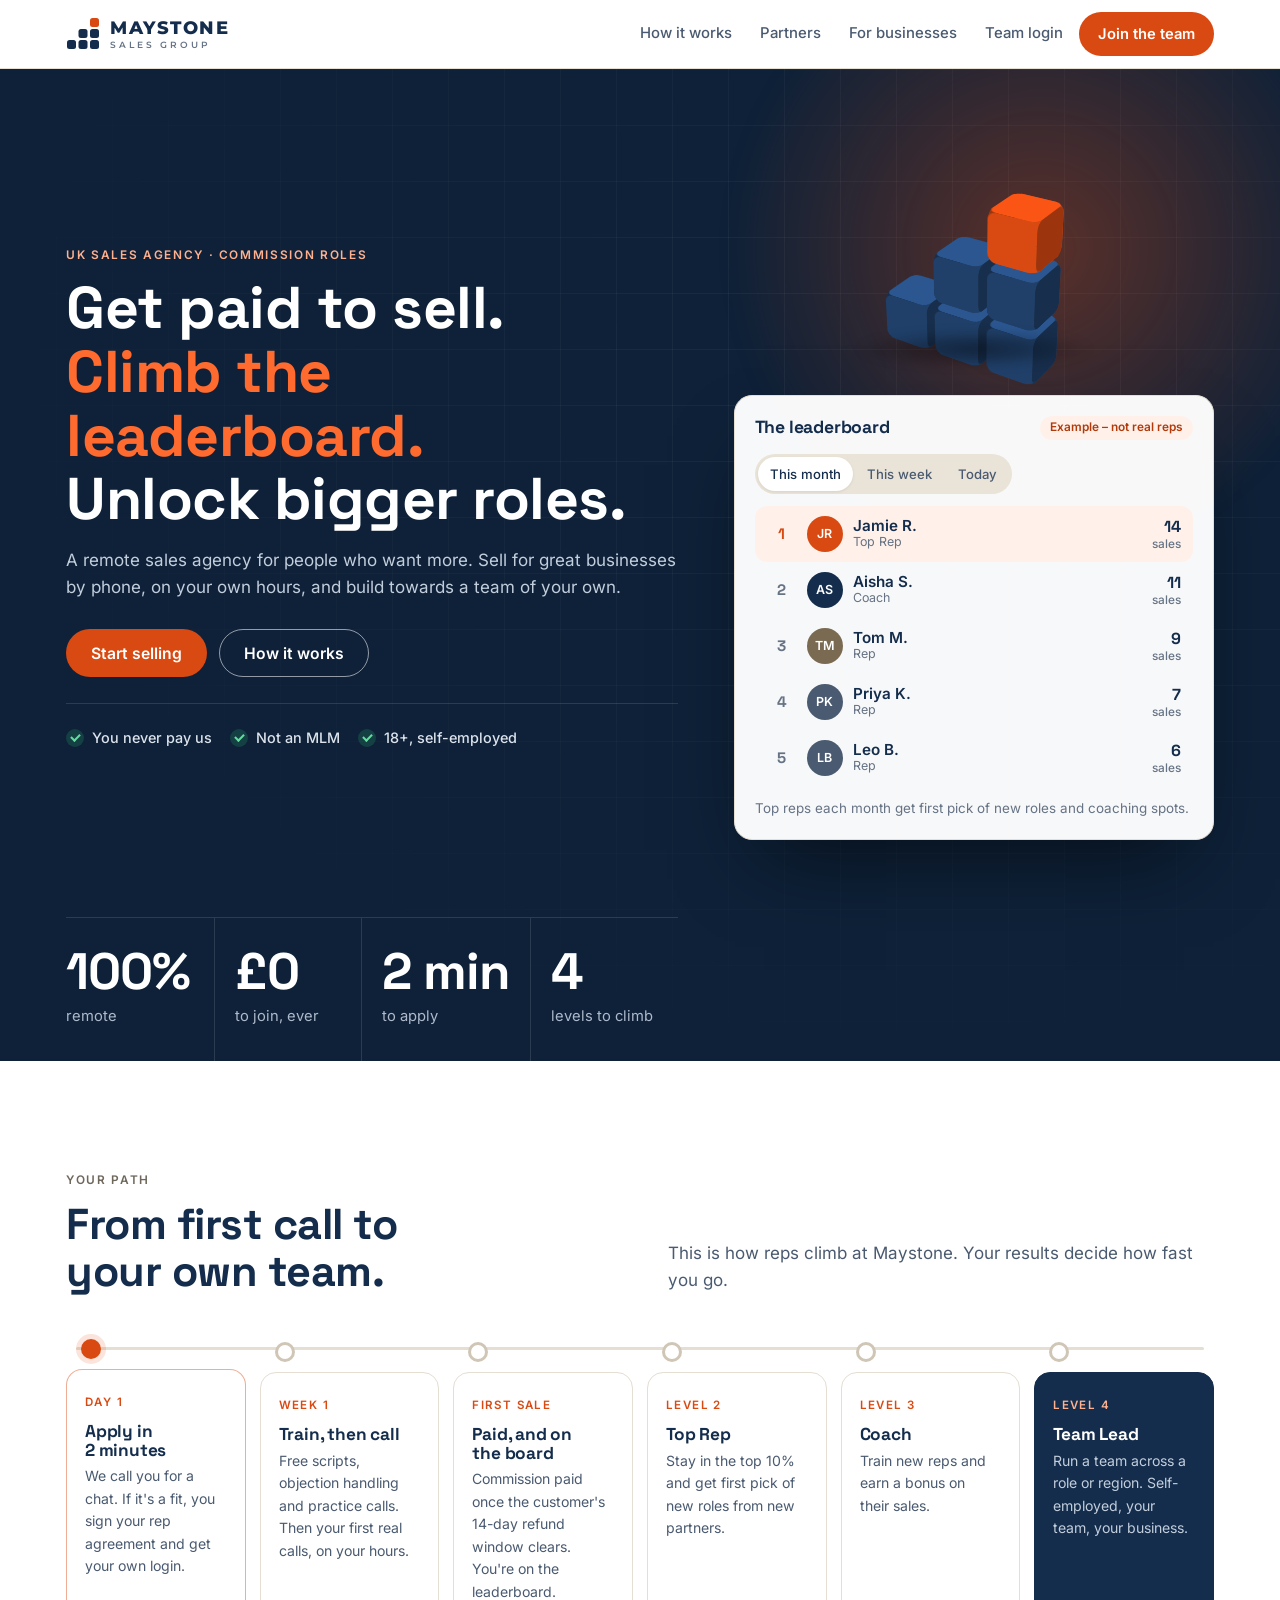
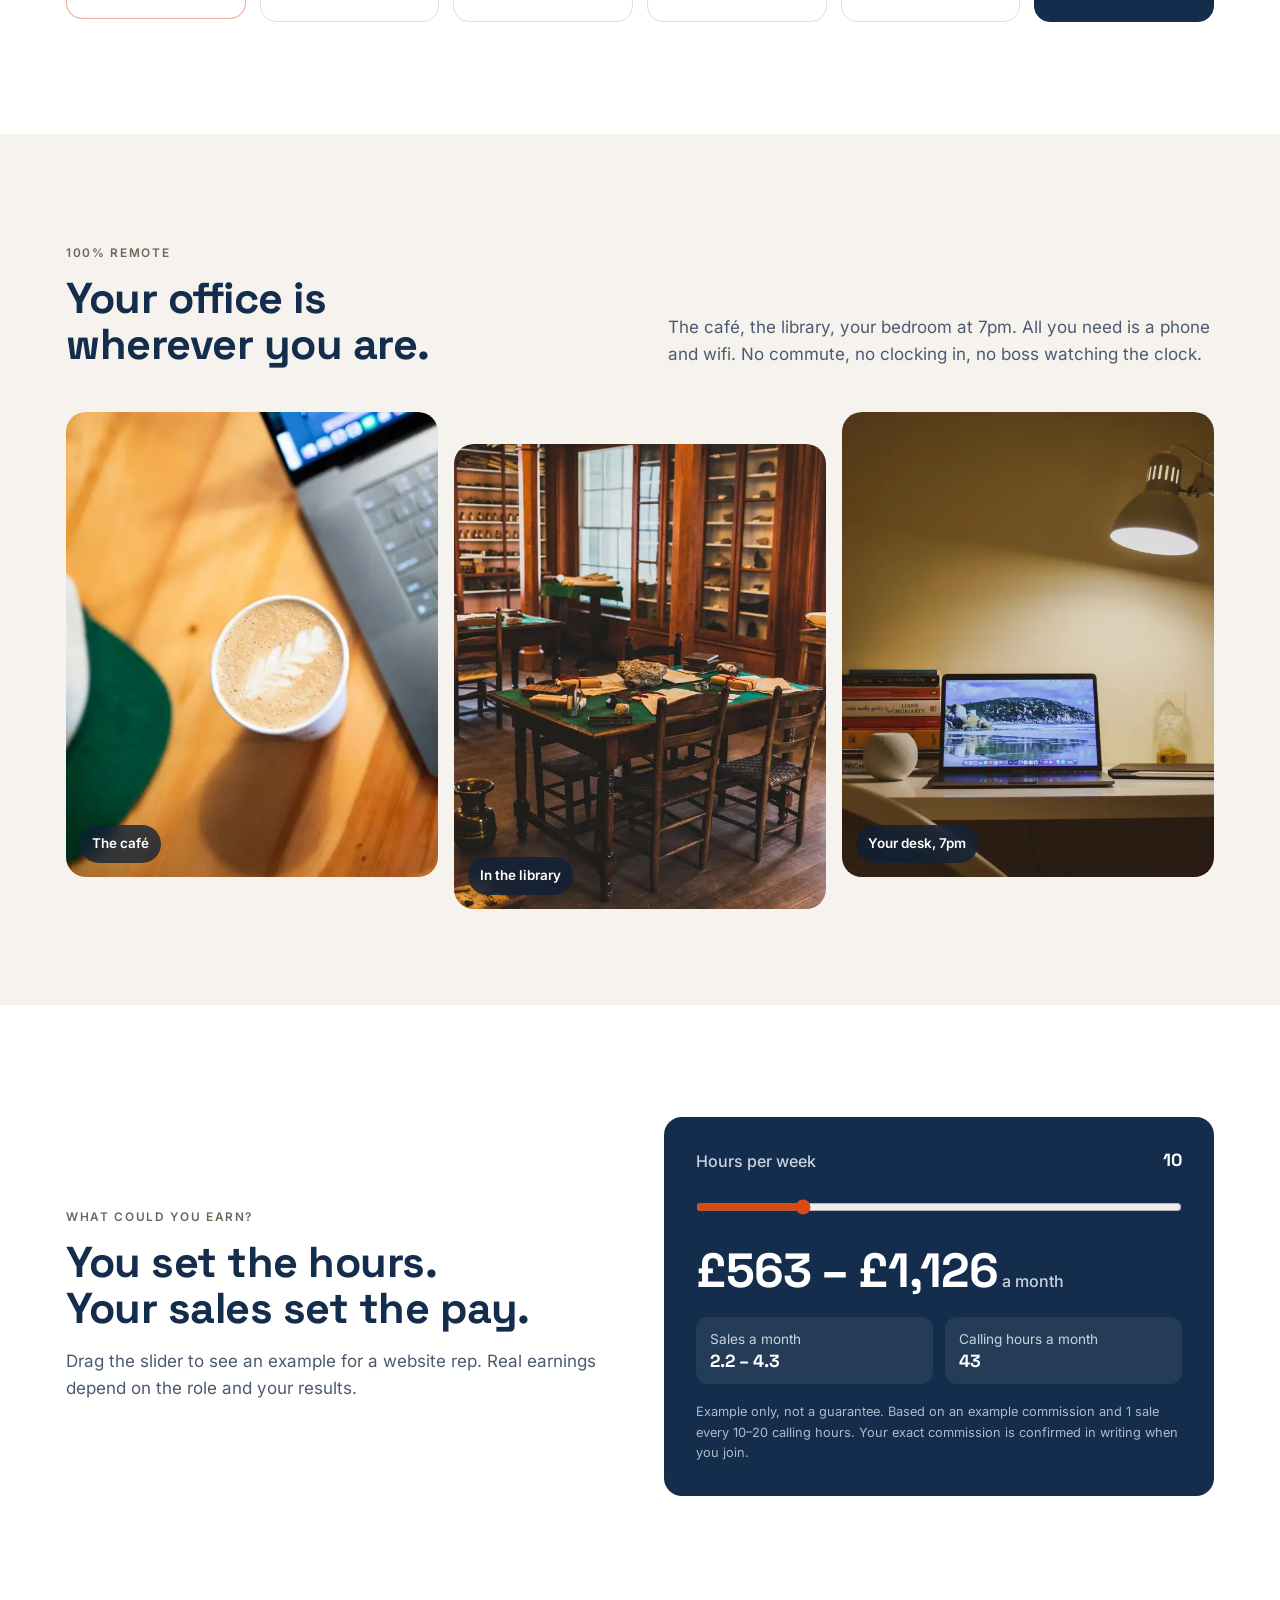
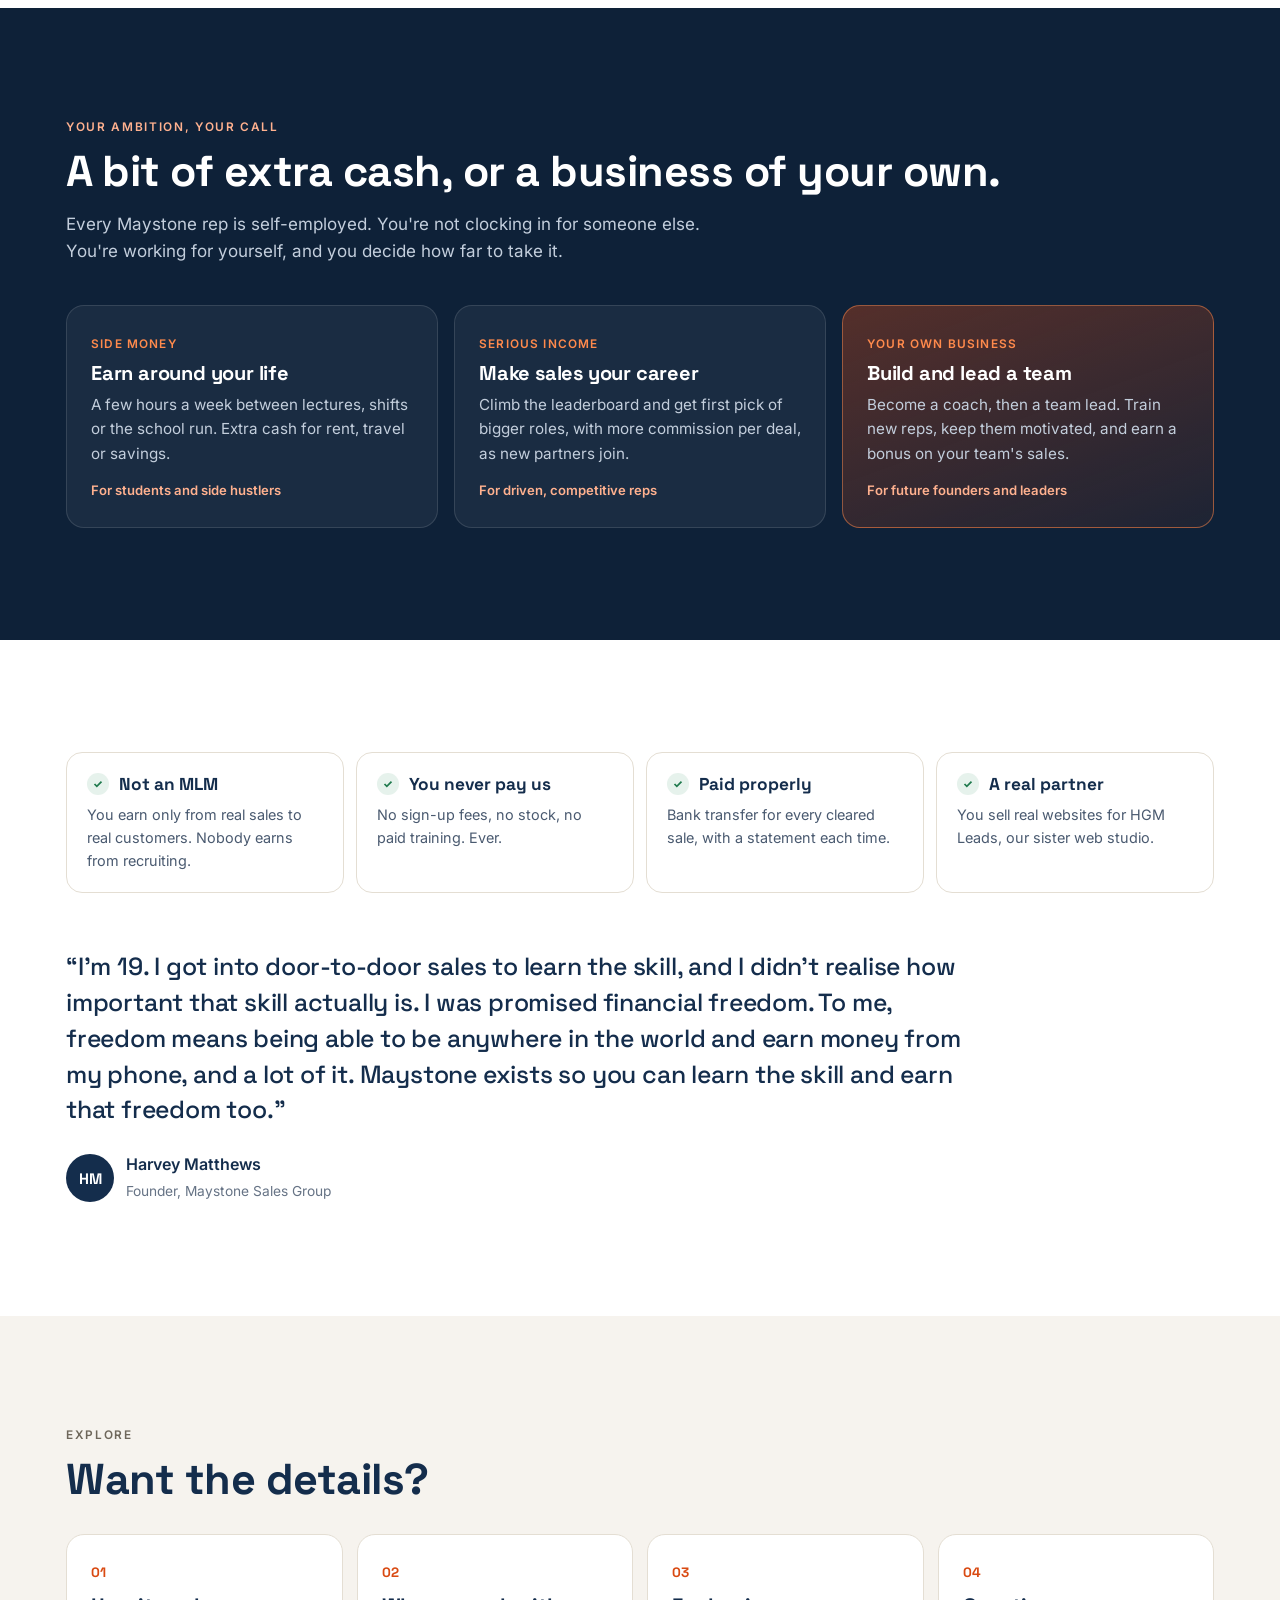
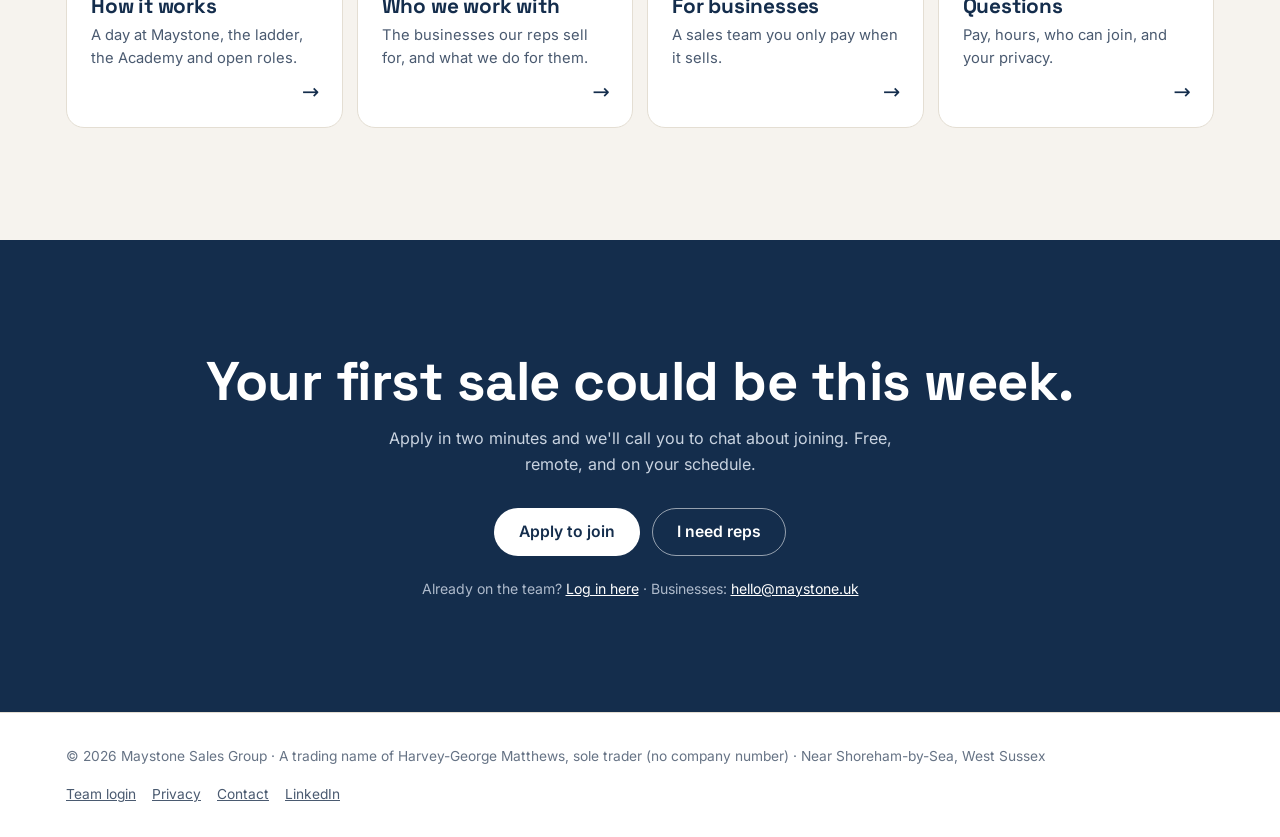
<file: index.html>
<!doctype html>
<html lang="en-GB">
<head>
<meta charset="utf-8">
<meta name="viewport" content="width=device-width, initial-scale=1, viewport-fit=cover">
<title>Maystone Sales Group – get paid to sell, climb the leaderboard | UK sales agency</title>
<meta name="description" content="Maystone Sales Group is a remote UK sales agency. Get paid to sell for partner businesses, with free training, a real leaderboard and no set hours. Founding partner: HGM Leads.">
<link rel="canonical" href="https://maystone.uk/">
<link rel="icon" href="favicon.svg" type="image/svg+xml">
<link rel="apple-touch-icon" href="apple-touch-icon.png">
<link rel="preload" href="fonts/space-grotesk-latin-700-normal.woff2" as="font" type="font/woff2" crossorigin>
<link rel="preload" href="fonts/inter-latin-400-normal.woff2" as="font" type="font/woff2" crossorigin>
<meta name="theme-color" content="#142D4C">
<meta property="og:type" content="website">
<meta property="og:site_name" content="Maystone Sales Group">
<meta property="og:title" content="Maystone Sales Group – get paid to sell, climb the leaderboard">
<meta property="og:description" content="A remote UK sales agency: free training, a real leaderboard and no set hours.">
<meta property="og:url" content="https://maystone.uk/">
<meta property="og:image" content="https://maystone.uk/og.png">
<meta property="og:image:width" content="1200">
<meta property="og:image:height" content="630">
<meta name="twitter:card" content="summary_large_image">
<script type="application/ld+json">
{"@context":"https://schema.org","@type":"Organization","name":"Maystone Sales Group","url":"https://maystone.uk/","email":"hello@maystone.uk","description":"A remote UK sales agency: self-employed reps selling by phone for partner businesses. Founding partner: HGM Leads (websites for local trades).","address":{"@type":"PostalAddress","addressLocality":"Shoreham-by-Sea","addressRegion":"West Sussex","addressCountry":"GB"},"sameAs":["https://www.linkedin.com/company/maystonesales"],"founder":{"@type":"Person","name":"Harvey-George Matthews"}}
</script>
<style>
@font-face{font-family:'Inter';font-weight:400;font-display:swap;src:url(fonts/inter-latin-400-normal.woff2) format('woff2')}@font-face{font-family:'Inter';font-weight:500;font-display:swap;src:url(fonts/inter-latin-500-normal.woff2) format('woff2')}@font-face{font-family:'Inter';font-weight:600;font-display:swap;src:url(fonts/inter-latin-600-normal.woff2) format('woff2')}@font-face{font-family:'Montserrat';font-weight:600;font-display:swap;src:url(fonts/montserrat-latin-600-normal.woff2) format('woff2')}@font-face{font-family:'Montserrat';font-weight:800;font-display:swap;src:url(fonts/montserrat-latin-800-normal.woff2) format('woff2')}@font-face{font-family:'Space Grotesk';font-weight:500;font-display:swap;src:url(fonts/space-grotesk-latin-500-normal.woff2) format('woff2')}@font-face{font-family:'Space Grotesk';font-weight:700;font-display:swap;src:url(fonts/space-grotesk-latin-700-normal.woff2) format('woff2')}
:root{--ink:#142D4C;--soft:#4A5A70;--muted:#667385;--label:#6E675B;--bg:#FFFFFF;--stone:#F6F3EE;--line:#E4DED3;--line-2:#CFC6B6;--chip:#E9E3D8;--accent:#D94A12;--accent-dark:#B23A0A;--top-row:#FFF1EA;--ok:#1F7A4D;--gut:max(16px,env(safe-area-inset-left));color-scheme:light}
*{box-sizing:border-box;margin:0;padding:0}
html{scroll-behavior:smooth;-webkit-text-size-adjust:100%}
body{background:var(--bg);color:var(--ink);font:400 16px/1.6 Inter,system-ui,sans-serif;overflow-x:hidden}
h1,h2,h3{font-family:"Space Grotesk",Inter,sans-serif;font-weight:700;letter-spacing:-.5px;line-height:1.08;text-wrap:balance}
h2{font-size:clamp(1.8rem,4vw,2.7rem)}
h3{font-size:1.15rem;font-weight:500;letter-spacing:-.2px}
p{text-wrap:pretty}
a{color:inherit}
img,svg{display:block}
:focus-visible{outline:3px solid var(--accent);outline-offset:2px;border-radius:6px}
.wrap{max-width:1180px;margin:0 auto;padding:0 var(--gut)}
section{padding:clamp(64px,9vw,112px) 0}
.alt{background:var(--stone)}
.kicker{font:600 .74rem/1.2 Inter,sans-serif;letter-spacing:.14em;text-transform:uppercase;color:var(--label);margin-bottom:14px;display:block}
.lede{color:var(--soft);font-size:1.06rem;max-width:62ch;margin-top:16px}
.small{font-size:.86rem;color:var(--muted)}
.btn{white-space:nowrap;display:inline-flex;align-items:center;justify-content:center;gap:8px;min-height:48px;padding:0 24px;border-radius:999px;font:600 .98rem Inter,sans-serif;text-decoration:none;border:1.5px solid transparent;cursor:pointer;transition:background .2s,color .2s,border-color .2s,transform .15s}
.btn:active{transform:scale(.98)}
.btn-accent{background:var(--accent);color:#fff}.btn-accent:hover{background:var(--accent-dark)}
.btn-line{border-color:var(--line-2);color:var(--ink);background:#fff}.btn-line:hover{border-color:var(--ink)}
.btn-ink{background:var(--ink);color:#fff}.btn-ink:hover{background:#0d2038}
.btn-white{background:#fff;color:var(--ink)}.btn-white:hover{background:var(--stone)}
.btn-ghost{border-color:rgba(255,255,255,.55);color:#fff;background:transparent}.btn-ghost:hover{border-color:#fff}
.btn-sm{min-height:44px;padding:0 18px;font-size:.92rem}
.badge{display:inline-flex;align-items:center;gap:6px;font:600 .74rem/1 Inter;padding:6px 10px;border-radius:999px;background:var(--chip);color:var(--label);white-space:nowrap}
.badge.ex{background:#FFF1EA;color:var(--accent-dark)}
.card{background:#fff;border:1px solid var(--line);border-radius:18px;padding:24px}

/* header */
.hdr{position:sticky;top:0;z-index:30;background:rgba(255,255,255,.94);backdrop-filter:blur(10px);border-bottom:1px solid var(--line)}
.hdr .wrap{display:flex;align-items:center;gap:20px;height:68px}
.logo{display:flex;align-items:center;gap:10px;text-decoration:none;color:var(--ink);flex:none}
.logo .wm{display:grid;line-height:1}
.logo .wm b{font:800 1.12rem/1 Montserrat,sans-serif;letter-spacing:1.5px}
.logo .wm small{font:600 9px/1 Montserrat,sans-serif;letter-spacing:3px;color:var(--muted);margin-top:4px}
.nav{display:flex;align-items:center;gap:4px;margin-left:auto}
.nav a.l{padding:10px 12px;font-weight:500;font-size:.93rem;text-decoration:none;color:var(--soft);border-radius:999px}
.nav a.l:hover{color:var(--ink);background:var(--stone)}
@media(max-width:960px){.nav a.hide-m{display:none}}
.nav a.login-m{display:none}
.xs-hide{display:inline}@media(max-width:420px){.xs-hide{display:none}}
@media(max-width:640px){.hdr .wrap{gap:8px}.nav{gap:6px}.nav .btn-sm{padding:0 14px}.nav a.l{display:none}.nav a.login-m{display:inline-flex;font-weight:600;color:var(--ink);border:1.5px solid var(--line-2);min-height:44px;align-items:center;padding:0 14px;border-radius:999px;white-space:nowrap}}

/* ticker */
.ticker{background:var(--ink);color:#fff;font-size:.86rem;overflow:hidden;display:flex;align-items:center}
.ticker .tag{flex:none;background:var(--accent);font:600 .7rem/1 Inter;letter-spacing:.1em;text-transform:uppercase;padding:11px 14px;position:relative;z-index:2}
.ticker .rail{display:flex;gap:40px;white-space:nowrap;padding:9px 0;animation:tick 42s linear infinite;padding-left:24px}
.ticker .rail span b{color:#FFB18F;font-weight:600}
@keyframes tick{to{transform:translateX(-50%)}}

/* hero */
.hero{padding:clamp(48px,7vw,96px) 0 clamp(40px,6vw,72px)}
.hero .wrap{display:grid;grid-template-columns:1.12fr .88fr;gap:56px;align-items:center}
.hero h1{font-size:clamp(2.4rem,4.6vw,4rem)}
.hero h1 span{display:block}
.hero h1 span:nth-child(2){color:var(--accent)}
.hero .ctas{display:flex;flex-wrap:wrap;gap:12px;margin-top:28px}
.hero .fine{margin-top:14px}
.trust{display:flex;flex-wrap:wrap;gap:8px 18px;margin-top:26px;padding-top:22px;border-top:1px solid var(--line)}
.trust span{display:inline-flex;align-items:center;gap:8px;font-size:.9rem;color:var(--soft);font-weight:500}
.trust i{width:18px;height:18px;border-radius:50%;background:#E6F2EC;display:grid;place-items:center;flex:none}
.trust i::after{content:"";width:7px;height:4px;border:2px solid var(--ok);border-top:0;border-right:0;transform:rotate(-45deg) translate(1px,-1px)}
@media(max-width:900px){.hero .wrap{grid-template-columns:1fr;gap:40px}}

/* leaderboard */
.board{background:#fff;border:1px solid var(--line);border-radius:18px;padding:20px;box-shadow:0 30px 60px -30px rgba(20,45,76,.28)}
.board-hd{display:flex;align-items:center;justify-content:space-between;gap:10px;flex-wrap:wrap;margin-bottom:14px}
.board-hd h3{font-weight:700;font-size:1.1rem}
.seg{display:inline-flex;background:var(--chip);border-radius:999px;padding:3px;gap:2px}
.seg button{border:0;background:transparent;font:500 .82rem Inter;color:var(--soft);padding:0 12px;min-height:34px;border-radius:999px;cursor:pointer}
.seg button[aria-pressed=true]{background:#fff;color:var(--ink);box-shadow:0 1px 3px rgba(0,0,0,.08)}
.rows{position:relative}
.row{position:absolute;left:0;right:0;display:grid;grid-template-columns:30px 36px 1fr auto;align-items:center;gap:10px;height:56px;padding:0 12px;border-radius:12px;transition:transform .55s cubic-bezier(.2,.8,.2,1),background .3s}
.row .pos{font:700 .95rem "Space Grotesk";color:var(--muted);text-align:center}
.row .av{width:36px;height:36px;border-radius:50%;display:grid;place-items:center;font:600 .78rem Inter;color:#fff;background:var(--soft)}
.row .nm{font-weight:600;font-size:.95rem;line-height:1.2}
.row .nm small{display:block;font-weight:400;color:var(--muted);font-size:.78rem}
.row .ct{text-align:right;font:700 1rem "Space Grotesk"}
.row .ct small{display:block;font:500 .74rem Inter;color:var(--muted)}
.row.r1{background:var(--top-row)}.row.r1 .pos{color:var(--accent)}
.row.r1 .av{background:var(--accent)}.row.r2 .av{background:var(--ink)}.row.r3 .av{background:#7A6A52}
.pop{position:absolute;right:100px;font:700 .8rem Inter;color:var(--ok);animation:pop 1.2s ease forwards;pointer-events:none}
@keyframes pop{0%{opacity:0;transform:translateY(6px)}20%{opacity:1;transform:none}100%{opacity:0;transform:translateY(-14px)}}
.board-ft{margin-top:12px;font-size:.84rem;color:var(--muted)}

/* grids */
.tiles{display:grid;grid-template-columns:repeat(3,1fr);gap:16px;margin-top:40px}
.tile{background:#fff;border:1px solid var(--line);border-radius:16px;padding:24px}
.tile .ic{width:40px;height:40px;border-radius:12px;background:var(--stone);display:grid;place-items:center;margin-bottom:16px;color:var(--accent)}
.tile p{color:var(--soft);font-size:.95rem;margin-top:6px}
@media(max-width:860px){.tiles{grid-template-columns:1fr 1fr}}
@media(max-width:560px){.tiles{grid-template-columns:1fr}}

.steps{display:grid;grid-template-columns:repeat(3,1fr);gap:16px;margin-top:40px;counter-reset:s}
.step{border-top:2px solid var(--ink);padding-top:20px}
.step .n{font:700 .85rem "Space Grotesk";color:var(--accent)}
.step h3{margin:8px 0 6px;font-weight:700;font-size:1.25rem}
.step p{color:var(--soft)}
@media(max-width:760px){.steps{grid-template-columns:1fr;gap:28px}}

/* day */
.day{display:grid;grid-template-columns:1fr 1.1fr;gap:56px;align-items:start}
.tl{list-style:none;position:relative;margin-top:6px}
.tl::before{content:"";position:absolute;left:58px;top:10px;bottom:10px;width:2px;background:var(--line)}
.tl li{display:grid;grid-template-columns:48px 22px 1fr;gap:10px;padding:12px 0}
.tl time{font:700 .95rem "Space Grotesk";padding-top:2px}
.tl .dot{width:12px;height:12px;border-radius:50%;background:#fff;border:2px solid var(--ink);margin:6px 0 0 5px;position:relative;z-index:1}
.tl li:last-child .dot{background:var(--accent);border-color:var(--accent)}
.tl b{display:block}
.tl span{color:var(--soft);font-size:.95rem}
.chips{display:flex;flex-wrap:wrap;gap:8px;margin-top:18px}
.chips span{background:var(--chip);border-radius:999px;padding:8px 14px;font-size:.88rem;font-weight:500}
@media(max-width:860px){.day{grid-template-columns:1fr;gap:36px}}

/* ladder */
.ladder{display:grid;grid-template-columns:repeat(4,1fr);gap:12px;margin-top:40px;align-items:end}
.rung{background:#fff;border:1px solid var(--line);border-radius:16px;padding:20px}
.rung:nth-child(1){min-height:170px}.rung:nth-child(2){min-height:200px}.rung:nth-child(3){min-height:230px}.rung:nth-child(4){min-height:260px;background:var(--ink);color:#fff;border-color:var(--ink)}
.rung .lv{font:600 .72rem Inter;letter-spacing:.12em;text-transform:uppercase;color:var(--label)}
.rung:nth-child(4) .lv{color:#FFB18F}
.rung h3{font-weight:700;font-size:1.3rem;margin:6px 0}
.rung p{font-size:.92rem;color:var(--soft)}
.rung:nth-child(4) p{color:#C9D3E0}
@media(max-width:860px){.ladder{grid-template-columns:1fr 1fr}.rung{min-height:0!important}}
@media(max-width:480px){.ladder{grid-template-columns:1fr}}

.paths{display:grid;grid-template-columns:repeat(3,1fr);gap:16px;margin-top:40px}
.path .for{display:inline-block;margin-top:14px;font-size:.82rem;color:var(--label);font-weight:600}
.path .tag{font:600 .74rem Inter;letter-spacing:.1em;text-transform:uppercase;color:var(--accent)}
.path h3{font-weight:700;font-size:1.25rem;margin:8px 0}
.path p{color:var(--soft);font-size:.95rem}
@media(max-width:860px){.paths{grid-template-columns:1fr}}

.academy{display:grid;grid-template-columns:repeat(5,1fr);gap:12px;margin-top:40px}
.stage{border:1px solid var(--line);border-radius:16px;padding:20px;background:#fff;position:relative}
.stage .k{font:600 .72rem Inter;letter-spacing:.12em;text-transform:uppercase;color:var(--accent)}
.stage h3{font-weight:700;font-size:1.05rem;margin:8px 0 6px}
.stage p{font-size:.88rem;color:var(--soft)}
@media(max-width:1000px){.academy{grid-template-columns:1fr 1fr}}
@media(max-width:520px){.academy{grid-template-columns:1fr}}

/* earnings */
.earn{display:grid;grid-template-columns:1fr 1fr;gap:48px;align-items:center}
.calc{background:var(--ink);color:#fff;border-radius:18px;padding:32px}
.calc label{display:flex;justify-content:space-between;font-weight:500;color:#C9D3E0}
.calc label b{color:#fff;font:700 1.1rem "Space Grotesk"}
.calc input[type=range]{width:100%;margin:18px 0 26px;accent-color:var(--accent);height:28px}
.calc .out{font:700 clamp(2rem,5vw,3rem)/1 "Space Grotesk";letter-spacing:-1px}
.calc .out small{font:500 1rem Inter;color:#C9D3E0;letter-spacing:0}
.calc .meta{display:grid;grid-template-columns:1fr 1fr;gap:12px;margin-top:22px}
.calc .meta div{background:rgba(255,255,255,.07);border-radius:12px;padding:12px 14px;font-size:.85rem;color:#C9D3E0}
.calc .meta b{display:block;color:#fff;font:700 1.1rem "Space Grotesk"}
.calc .fine{margin-top:18px;font-size:.8rem;color:#AEBACB}
@media(max-width:860px){.earn{grid-template-columns:1fr}}

/* roles */
.roles{display:grid;gap:12px;margin-top:32px}
.role{display:grid;grid-template-columns:1fr auto;gap:20px;align-items:center;background:#fff;border:1px solid var(--line);border-radius:16px;padding:22px 24px}
.role .who{font-size:.82rem;color:var(--label);font-weight:600;display:flex;gap:8px;align-items:center;flex-wrap:wrap}
.role .who .open{color:var(--ok)}
.role h3{font-weight:700;font-size:1.2rem;margin:6px 0 4px}
.role p{color:var(--soft);font-size:.95rem;max-width:60ch}
.role .pay{text-align:right}
.role .pay b{display:block;font:700 1.15rem "Space Grotesk";margin-bottom:8px}
.role.main{border-color:var(--accent);box-shadow:0 0 0 1px var(--accent)}
@media(max-width:700px){.role{grid-template-columns:1fr}.role .pay{text-align:left;display:flex;align-items:center;justify-content:space-between;gap:12px;flex-wrap:wrap}.role .pay b{margin:0}}

/* founder */
.founder blockquote{font:500 clamp(1.25rem,2.6vw,1.75rem)/1.4 "Space Grotesk";letter-spacing:-.3px;max-width:30em}
.founder figcaption{display:flex;align-items:center;gap:12px;margin-top:24px}
.founder .av{width:48px;height:48px;border-radius:50%;background:var(--ink);color:#fff;display:grid;place-items:center;font:700 .95rem "Space Grotesk"}

/* partners */
.partners{display:grid;grid-template-columns:1.6fr 1fr;gap:16px;margin-top:36px}
.pcard{background:#fff;border:1px solid var(--line);border-radius:18px;padding:28px}
.pcard .top{display:flex;justify-content:space-between;align-items:flex-start;gap:12px;flex-wrap:wrap}
.pcard h3{font-weight:700;font-size:1.4rem}
.facts{display:grid;grid-template-columns:repeat(3,1fr);gap:12px;margin-top:20px;padding-top:20px;border-top:1px solid var(--line)}
.facts small{display:block;color:var(--muted);font-size:.78rem}
.facts b{font-size:.95rem}
.pnext{background:transparent;border-style:dashed;border-color:var(--line-2)}
@media(max-width:860px){.partners{grid-template-columns:1fr}.facts{grid-template-columns:1fr}}

/* business */
.biz{display:grid;grid-template-columns:1fr 1fr;gap:48px;align-items:center}
.biz .tiles{grid-template-columns:1fr 1fr;margin-top:0}
.biz .tile h3{font-weight:700}
@media(max-width:860px){.biz{grid-template-columns:1fr}}
@media(max-width:480px){.biz .tiles{grid-template-columns:1fr}}

/* call */
.points{display:grid;grid-template-columns:repeat(3,1fr);gap:20px 28px;margin-top:36px}
.points div{padding-left:16px;border-left:2px solid var(--accent)}
.points b{display:block;font-family:"Space Grotesk";font-size:1.05rem}
.points span{color:var(--soft);font-size:.93rem}
@media(max-width:860px){.points{grid-template-columns:1fr 1fr}}
@media(max-width:560px){.points{grid-template-columns:1fr}}
.prices{display:grid;grid-template-columns:1fr 1fr;gap:16px;margin-top:36px}
.price .amt{font:700 2.2rem/1 "Space Grotesk";letter-spacing:-1px;margin:10px 0 14px}
.price ul{list-style:none;display:grid;gap:8px}
.price li{padding-left:22px;position:relative;color:var(--soft);font-size:.94rem}
.price li::before{content:"";position:absolute;left:2px;top:9px;width:8px;height:8px;border-radius:50%;background:var(--accent)}
@media(max-width:700px){.prices{grid-template-columns:1fr}}

/* faq */
.faq{max-width:820px;margin-top:28px}
details{border-bottom:1px solid var(--line)}
summary{list-style:none;cursor:pointer;padding:20px 40px 20px 0;font:500 1.08rem "Space Grotesk";position:relative;min-height:44px}
summary::-webkit-details-marker{display:none}
summary::after{content:"+";position:absolute;right:6px;top:16px;font:400 1.6rem Inter;color:var(--accent);transition:transform .2s}
details[open] summary::after{transform:rotate(45deg)}
details p{padding:0 0 20px;color:var(--soft);max-width:66ch}

/* join */
.join{background:var(--ink);color:#fff;text-align:center}
.join h2{font-size:clamp(2rem,5vw,3.4rem)}
.join p{color:#C9D3E0;max-width:52ch;margin:16px auto 0}
.join .ctas{display:flex;gap:12px;justify-content:center;flex-wrap:wrap;margin-top:30px}
.join .fine{margin-top:22px;font-size:.88rem;color:#AEBACB}
.join .fine a{color:#fff}

/* privacy */
.priv{display:grid;grid-template-columns:1fr 1fr;gap:16px 40px;margin-top:32px}
.priv h3{font-weight:700;font-size:1rem;margin-bottom:6px}
.priv p,.priv li{font-size:.92rem;color:var(--soft)}
.priv ul{padding-left:18px;display:grid;gap:4px}
@media(max-width:760px){.priv{grid-template-columns:1fr}}

footer{border-top:1px solid var(--line);padding:32px 0 calc(32px + env(safe-area-inset-bottom))}
footer .wrap{display:flex;justify-content:space-between;gap:16px;flex-wrap:wrap;font-size:.86rem;color:var(--muted)}
footer nav{display:flex;gap:16px}
footer a{color:var(--soft)}

/* mobile join bar */
.mbar{position:fixed;left:0;right:0;bottom:0;z-index:25;padding:10px var(--gut) calc(10px + env(safe-area-inset-bottom));background:rgba(255,255,255,.96);backdrop-filter:blur(10px);border-top:1px solid var(--line);display:none;gap:10px;transform:translateY(110%);transition:transform .3s}
.mbar.on{transform:none}
.mbar .btn{flex:1}
@media(max-width:640px){.mbar{display:flex}footer{padding-bottom:96px}}

/* reveal */
.rv{opacity:0;transform:translateY(16px);transition:opacity .6s,transform .6s}
.rv.in{opacity:1;transform:none}


/* 3D logo stack */
.herovis{display:grid;gap:8px}
.stack3d{height:230px;perspective:900px;overflow:hidden;display:grid;place-items:center;position:relative}
.stack3d::after{content:"";position:absolute;bottom:18px;left:50%;width:240px;height:40px;transform:translateX(-50%);background:radial-gradient(ellipse,rgba(20,45,76,.18),transparent 70%);filter:blur(4px)}
.scene{position:relative;width:0;height:0;transform-style:preserve-3d;transform:rotateX(-28deg) rotateY(-32deg);animation:sway 9s ease-in-out 2.6s infinite}
@keyframes sway{50%{transform:rotateX(-20deg) rotateY(-24deg)}}
.cube{--s:52px;position:absolute;width:var(--s);height:var(--s);transform-style:preserve-3d;left:calc(var(--x)*62px - 93px);top:calc(var(--y)*-62px + 40px);animation:drop .7s cubic-bezier(.3,1.4,.5,1) both;animation-delay:calc(var(--i)*.28s + .2s);animation-play-state:paused}.stack3d.go .cube,.stack3d.go .scene,.stack3d.go .cube.top::after{animation-play-state:running}.scene{animation-play-state:paused}
@keyframes drop{0%{transform:translateY(-360px)}100%{transform:none}}
.cube i{position:absolute;inset:0;border-radius:9px;background:var(--c,#142D4C)}
.cube i:nth-child(1){transform:translateZ(26px)}
.cube i:nth-child(2){transform:rotateY(180deg) translateZ(26px)}
.cube i:nth-child(3){transform:rotateY(90deg) translateZ(26px);filter:brightness(.72)}
.cube i:nth-child(4){transform:rotateY(-90deg) translateZ(26px);filter:brightness(.72)}
.cube i:nth-child(5){transform:rotateX(90deg) translateZ(26px);filter:brightness(1.35)}
.cube i:nth-child(6){transform:rotateX(-90deg) translateZ(26px)}
.cube.top{--c:#D94A12}
.cube.top i:nth-child(5){filter:brightness(1.15)}
.cube.top::after{content:"";position:absolute;inset:-30px;border-radius:50%;background:radial-gradient(circle,rgba(217,74,18,.35),transparent 65%);transform:translateZ(-40px);animation:glow 2.4s ease-in-out 2.4s infinite;opacity:0}
@keyframes glow{0%,100%{opacity:.35}50%{opacity:.9}}
@media(max-width:900px){.stack3d{height:170px}.scene{scale:.72}.hero .wrap{gap:12px}}
@media(prefers-reduced-motion:reduce){.cube{animation:none!important}}

.wwcard{display:grid;grid-template-columns:1.3fr 1fr;gap:40px;align-items:center;text-decoration:none;color:inherit;background:var(--ink);color:#fff;border-radius:22px;padding:clamp(28px,5vw,56px);transition:transform .25s,box-shadow .25s}
.wwcard:hover{transform:translateY(-3px);box-shadow:0 30px 60px -30px rgba(20,45,76,.5)}
.wwcard .kicker{color:#FFB18F}.wwcard .lede{color:#C9D3E0}
.wwside{display:grid;gap:18px;justify-items:start}
.wwlogos{display:flex;gap:10px;flex-wrap:wrap}
.wwl{background:rgba(255,255,255,.08);border:1px solid rgba(255,255,255,.16);border-radius:14px;padding:14px 18px;display:grid}
.wwl b{font:700 1.1rem "Space Grotesk"}.wwl small{color:#FFB18F;font-size:.78rem}
.wwnext{border-style:dashed;color:#C9D3E0;align-content:center}
@media(max-width:860px){.wwcard{grid-template-columns:1fr;gap:24px}}

/* v2 */
.dark{background:#0E2138;color:#fff;position:relative;overflow:hidden}
.dark .kicker{color:#FFB18F}.dark .lede{color:#C3CEDC}
.hero.dark{padding-top:clamp(48px,7vw,88px);padding-bottom:0}
.hero.dark::before{content:"";position:absolute;inset:0;background-image:linear-gradient(rgba(255,255,255,.045) 1px,transparent 1px),linear-gradient(90deg,rgba(255,255,255,.045) 1px,transparent 1px);background-size:56px 56px;-webkit-mask-image:radial-gradient(ellipse at 70% 30%,#000 20%,transparent 75%);mask-image:radial-gradient(ellipse at 70% 30%,#000 20%,transparent 75%)}
.glow{position:absolute;width:720px;height:720px;right:-120px;top:-180px;background:radial-gradient(circle,rgba(217,74,18,.38),transparent 62%);filter:blur(10px);pointer-events:none;animation:breathe 7s ease-in-out infinite}
@keyframes breathe{50%{opacity:.65;transform:scale(1.06)}}
.hero.dark .wrap{position:relative}
.hero.dark h1 span:nth-child(2){color:#FF6A2E}
.hero.dark .trust{border-color:rgba(255,255,255,.12)}
.hero.dark .trust span{color:#DCE3EC}
.hero.dark .trust i{background:rgba(52,199,123,.18)}.hero.dark .trust i::after{border-color:#5BE09A}
.hero.dark .board{background:rgba(255,255,255,.97);color:var(--ink);box-shadow:0 40px 80px -30px rgba(0,0,0,.6)}
.hero.dark .stack3d::after{background:radial-gradient(ellipse,rgba(0,0,0,.45),transparent 70%)}
.cube i{background:var(--c,#20406A)}
.nums{display:grid;grid-template-columns:repeat(4,1fr);margin-top:clamp(48px,6vw,80px);border-top:1px solid rgba(255,255,255,.12)}
.nums div{padding:28px 20px 32px;border-left:1px solid rgba(255,255,255,.12)}
.nums div:first-child{border-left:0;padding-left:0}
.nums b{display:block;white-space:nowrap;font:700 clamp(2rem,4.5vw,3.2rem)/1 "Space Grotesk";letter-spacing:-1px}
.nums span{display:block;margin-top:8px;color:#AEBACB;font-size:.92rem}
@media(max-width:700px){.nums{grid-template-columns:1fr 1fr}.nums div{border-left:0;padding-left:0;border-top:1px solid rgba(255,255,255,.12)}.nums div:nth-child(-n+2){border-top:0}}
.sechd{display:grid;grid-template-columns:1fr 1fr;gap:24px 56px;align-items:end;margin-bottom:44px}
.sechd .lede{margin:0}
@media(max-width:860px){.sechd{grid-template-columns:1fr}}
/* path */
.climb{list-style:none;display:grid;grid-template-columns:repeat(6,1fr);gap:14px;position:relative;padding-top:34px}
.climb::before{content:"";position:absolute;top:9px;left:10px;right:10px;height:3px;background:var(--line);border-radius:3px}
.climb::after{content:"";position:absolute;top:9px;left:10px;height:3px;width:calc((100% - 20px)*var(--p,0));background:linear-gradient(90deg,var(--accent),#FF8A4C);border-radius:3px;transition:width .15s linear}
.climb li{position:relative;background:#fff;border:1px solid var(--line);border-radius:16px;padding:18px;transition:border-color .3s,transform .3s}
.climb li::before{content:"";position:absolute;top:-31px;left:14px;width:14px;height:14px;border-radius:50%;background:#fff;border:3px solid var(--line-2);z-index:1;transition:.3s}
.climb li.on::before{border-color:var(--accent);background:var(--accent);box-shadow:0 0 0 5px rgba(217,74,18,.15)}
.climb li.on{border-color:rgba(217,74,18,.45);transform:translateY(-3px)}
.climb .when{font:600 .72rem Inter;letter-spacing:.12em;text-transform:uppercase;color:var(--accent)}
.climb h3{font-weight:700;font-size:1.08rem;margin:8px 0 6px}
.climb p{font-size:.88rem;color:var(--soft)}
.climb li.end{background:var(--ink);color:#fff;border-color:var(--ink)}.climb li.end p{color:#C3CEDC}.climb li.end .when{color:#FFB18F}
@media(max-width:1000px){.climb{grid-template-columns:1fr;padding:0 0 0 34px;gap:12px}.climb::before{top:10px;bottom:10px;left:9px;right:auto;width:3px;height:auto}.climb::after{top:10px;left:9px;width:3px;height:calc((100% - 20px)*var(--p,0))}.climb li::before{top:20px;left:-31px}.climb li.on{transform:none}}
/* photos */
.pgrid{display:grid;grid-template-columns:1fr 1fr 1fr;gap:16px}
.pgrid figure{position:relative;border-radius:20px;overflow:hidden;aspect-ratio:4/5;background:var(--chip)}
.pgrid figure:nth-child(2){transform:translateY(32px)}
.pgrid img{width:100%;height:100%;object-fit:cover;transition:transform 1.2s cubic-bezier(.2,.8,.2,1)}
.pgrid figure:hover img{transform:scale(1.04)}
.pgrid figcaption{position:absolute;left:14px;bottom:14px;background:rgba(14,33,56,.78);backdrop-filter:blur(8px);color:#fff;font-size:.84rem;font-weight:600;padding:8px 12px;border-radius:999px}
.photos{padding-bottom:clamp(96px,10vw,140px)}
@media(max-width:760px){.pgrid{grid-template-columns:1fr 1fr}.pgrid figure:nth-child(2){transform:none}.pgrid .p3{grid-column:1/-1;aspect-ratio:16/11}}
/* ambition dark */
.ambition .card{background:rgba(255,255,255,.05);border-color:rgba(255,255,255,.12);color:#fff}
.ambition .card p{color:#C3CEDC}
.ambition .card .for{color:#FFB18F}
.ambition .card:nth-child(3){background:linear-gradient(160deg,rgba(217,74,18,.35),rgba(217,74,18,.08));border-color:rgba(255,138,76,.5)}
.ambition .paths .tag{color:#FF8A4C}
/* trust */
.tgrid{display:grid;grid-template-columns:repeat(4,1fr);gap:12px}
.tcard{border:1px solid var(--line);border-radius:16px;padding:20px;background:#fff}
.tcard b{font:700 1.08rem "Space Grotesk";display:flex;gap:10px;align-items:center}
.tcard b::before{content:"";width:22px;height:22px;flex:none;border-radius:50%;background:#E6F2EC url("data:image/svg+xml,%3Csvg xmlns='http://www.w3.org/2000/svg' viewBox='0 0 24 24' fill='none' stroke='%231F7A4D' stroke-width='3'%3E%3Cpath d='M6 12l4 4 8-8'/%3E%3C/svg%3E") center/14px no-repeat}
.tcard p{font-size:.9rem;color:var(--soft);margin-top:8px}
.fq{margin-top:56px;display:grid;grid-template-columns:auto 1fr;gap:24px;align-items:start;max-width:900px}
.fq blockquote{font:500 clamp(1.15rem,2.3vw,1.55rem)/1.45 "Space Grotesk";letter-spacing:-.2px;grid-column:1/-1}
.fq figcaption{display:flex;align-items:center;gap:12px;grid-column:1/-1}
.fq .av{width:48px;height:48px;border-radius:50%;background:var(--ink);color:#fff;display:grid;place-items:center;font:700 .95rem "Space Grotesk"}
@media(max-width:860px){.tgrid{grid-template-columns:1fr 1fr}}@media(max-width:480px){.tgrid{grid-template-columns:1fr}}
/* explore */
.ecards{display:grid;grid-template-columns:repeat(4,1fr);gap:14px;margin-top:32px}
.ecard{position:relative;display:block;text-decoration:none;background:#fff;border:1px solid var(--line);border-radius:18px;padding:24px 24px 56px;transition:transform .25s,border-color .25s,box-shadow .25s;overflow:hidden}
.ecard::after{content:"";position:absolute;left:0;bottom:0;height:3px;width:0;background:var(--accent);transition:width .35s}
.ecard:hover{transform:translateY(-4px);border-color:var(--ink);box-shadow:0 24px 50px -28px rgba(20,45,76,.45)}
.ecard:hover::after{width:100%}
.ecard span{font:700 .85rem "Space Grotesk";color:var(--accent)}
.ecard h3{font-weight:700;font-size:1.3rem;margin:10px 0 6px}
.ecard p{font-size:.92rem;color:var(--soft)}
.ecard i{position:absolute;right:22px;bottom:18px;font-style:normal;font-size:1.3rem;color:var(--ink);transition:transform .25s}
.ecard:hover i{transform:translateX(4px)}
@media(max-width:960px){.ecards{grid-template-columns:1fr 1fr}}@media(max-width:480px){.ecards{grid-template-columns:1fr}}
/* pages */
.pg{padding-top:8px}
.pgt{font-size:clamp(2.2rem,5vw,3.6rem);max-width:20ch}
#pv section{padding:clamp(40px,6vw,72px) 0}
#pv section .wrap{padding:0}
#pv .tile,#pv .rung:not(:nth-child(4)),#pv .stage,#pv .role{background:#fff}
figure.wide{border-radius:20px;overflow:hidden;margin-top:32px;aspect-ratio:16/7}
figure.wide img{width:100%;height:100%;object-fit:cover}
@media(max-width:600px){figure.wide{aspect-ratio:4/3}}

/* subpages */
.portal{overflow-x:hidden}
.pbody.full{padding:0}.pbody.full>#pv{max-width:none;padding:0}
#pv section{padding:clamp(56px,8vw,96px) 0;position:relative}
#pv section .wrap{padding:0 var(--gut)}
.phero{position:relative;overflow:hidden;background:#0E2138;color:#fff;padding:clamp(64px,9vw,120px) 0 clamp(48px,7vw,88px)}
.phero .wrap{position:relative;z-index:2}
.phero h1{font-size:clamp(2.4rem,5.6vw,4.4rem);max-width:16ch;margin-top:6px}
.phero .kicker{color:#FFB18F}.phero .lede{color:#C3CEDC;max-width:58ch}
.phero .ctas{display:flex;gap:12px;flex-wrap:wrap;margin-top:28px}
.phgrid{position:absolute;inset:0;background-image:linear-gradient(rgba(255,255,255,.045) 1px,transparent 1px),linear-gradient(90deg,rgba(255,255,255,.045) 1px,transparent 1px);background-size:56px 56px;-webkit-mask-image:radial-gradient(ellipse at 75% 20%,#000 15%,transparent 70%);mask-image:radial-gradient(ellipse at 75% 20%,#000 15%,transparent 70%);pointer-events:none}
.phbg{position:absolute;inset:0;background-size:cover;background-position:center;opacity:.35;transform:scale(1.05);animation:kb 18s ease-in-out infinite alternate}
.phero.imgbg .phbg{opacity:.5}
.phero .phbg::after{content:"";position:absolute;inset:0;background:linear-gradient(90deg,#0E2138 25%,rgba(14,33,56,.55) 70%,rgba(14,33,56,.3))}
@keyframes kb{to{transform:scale(1.12) translateX(-2%)}}
.jumps{display:flex;flex-wrap:wrap;gap:8px;margin-top:28px}
.jumps button{border:1px solid rgba(255,255,255,.25);background:rgba(255,255,255,.06);color:#fff;border-radius:999px;min-height:40px;padding:0 16px;font:500 .9rem Inter;cursor:pointer;transition:.2s}
.jumps button:hover{background:#fff;color:var(--ink)}
.pdark{background:#0E2138;color:#fff;overflow:hidden}
.pdark .kicker{color:#FFB18F}.pdark .lede,.pdark p{color:#C3CEDC}
.pdark .tile{background:rgba(255,255,255,.05)!important;border-color:rgba(255,255,255,.12);color:#fff}
.pdark .tile .ic{background:rgba(217,74,18,.18);color:#FF8A4C;font-weight:700}
.pdark .tile:hover{border-color:rgba(255,138,76,.6);transform:translateY(-3px)}
.pdark .tile{transition:.25s}
.pdark .role{background:rgba(255,255,255,.05)!important;border-color:rgba(255,255,255,.14);color:#fff}
.pdark .role.main{border-color:var(--accent);background:linear-gradient(120deg,rgba(217,74,18,.25),rgba(255,255,255,.04))!important}
.pdark .role .who{color:#FFB18F}.pdark .badge{background:rgba(255,255,255,.1);color:#fff}
.pdark .btn-line{background:transparent;color:#fff;border-color:rgba(255,255,255,.4)}
.pdark .points b{color:#fff}.pdark .points span{color:#C3CEDC}
.pdark a{color:#fff}
.pstone{background:var(--stone)}
.bigsteps{display:grid;grid-template-columns:repeat(3,1fr);gap:16px;margin-top:36px}
.bstep{position:relative;overflow:hidden;background:#fff;border:1px solid var(--line);border-radius:20px;padding:28px 26px 30px;min-height:220px;transition:.25s}
.bstep:hover{transform:translateY(-4px);box-shadow:0 24px 50px -28px rgba(20,45,76,.4)}
.bstep .bn{position:absolute;right:-6px;top:-18px;font:700 7.5rem/1 "Space Grotesk";color:transparent;-webkit-text-stroke:1.5px var(--line-2);letter-spacing:-4px}
.bstep h3{position:relative;font-weight:700;font-size:1.35rem;margin-top:70px}
.bstep p{position:relative;color:var(--soft);margin-top:8px}
.bstep.hot{background:var(--accent);border-color:var(--accent);color:#fff}.bstep.hot p{color:#FFE3D6}.bstep.hot .bn{-webkit-text-stroke-color:rgba(255,255,255,.45)}
@media(max-width:800px){.bigsteps{grid-template-columns:1fr}.bstep{min-height:0}.bstep h3{margin-top:48px}}
.dayimg{margin-top:28px;border-radius:20px;overflow:hidden;aspect-ratio:4/3}
.dayimg img{width:100%;height:100%;object-fit:cover}
.skillbox{margin-top:24px;background:#fff;border:1px solid var(--line);border-radius:18px;padding:20px}
.ladder .rung{transition:transform .3s}.ladder .rung:hover{transform:translateY(-6px)}
.stage{transition:.25s}.stage:hover{border-color:var(--accent);transform:translateY(-4px)}
.ctacard{display:flex;justify-content:space-between;align-items:center;gap:28px;flex-wrap:wrap;background:linear-gradient(120deg,var(--top-row),#fff);border:1px solid #F5C9B3;border-radius:24px;padding:clamp(28px,5vw,48px)}
.qsearch{margin-top:26px;max-width:520px}
.qsearch input{width:100%;min-height:54px;border-radius:999px;border:1px solid rgba(255,255,255,.3);background:rgba(255,255,255,.08);color:#fff;padding:0 22px;font:400 1rem Inter}
.qsearch input::placeholder{color:#AEBACB}
.qsearch input:focus{outline:none;border-color:#FF8A4C;background:rgba(255,255,255,.12)}
.qwrap{display:grid;grid-template-columns:1fr 300px;gap:40px;align-items:start}
.qwrap .faq{margin-top:0}
.qwrap details{background:#fff;border:1px solid var(--line);border-radius:14px;padding:0 20px;margin-bottom:10px}
.qwrap details[open]{border-color:var(--accent)}
.qside{position:sticky;top:90px;background:var(--ink);color:#fff;border-radius:20px;padding:24px;display:grid;gap:12px}
.qside b{font:700 1.2rem "Space Grotesk"}.qside p{color:#C3CEDC;font-size:.92rem}
.qside .btn-line{background:transparent;color:#fff;border-color:rgba(255,255,255,.4)}
.qempty{color:var(--muted);padding:12px 0}
@media(max-width:860px){.qwrap{grid-template-columns:1fr}.qside{position:static}}
.pstone .priv>div{background:#fff;border:1px solid var(--line);border-radius:16px;padding:20px}
/* PORTAL */
.portal{position:fixed;inset:0;overscroll-behavior:contain;z-index:100;background:var(--stone);overflow-y:auto;display:none}
.portal.on{display:block}
body.lock{overflow:hidden}
.ph{background:#fff;border-bottom:1px solid var(--line);position:sticky;top:0;z-index:5}
.ph .wrap{display:flex;align-items:center;justify-content:space-between;height:64px;gap:12px}
.back{display:inline-flex;align-items:center;gap:6px;font-weight:600;font-size:.92rem;text-decoration:none;color:var(--soft);padding:10px 12px;border-radius:999px;border:0;background:none;cursor:pointer;min-height:44px}
.back{white-space:nowrap}.back[hidden]{display:none}@media(max-width:480px){.ph .wm{display:none}}.back:hover{background:var(--stone);color:var(--ink)}
.pbody{padding:40px 0 80px}
.narrow{max-width:560px;margin:0 auto}
.form{display:grid;gap:16px;margin-top:24px}
.form .two{display:grid;grid-template-columns:1fr 1fr;gap:16px}
@media(max-width:520px){.form .two{grid-template-columns:1fr}}
.f label{display:block;font-weight:600;font-size:.88rem;margin-bottom:6px}
.f label small{font-weight:400;color:var(--muted)}
.f input,.f select,.f textarea{width:100%;min-height:48px;border:1.5px solid var(--line-2);border-radius:12px;padding:10px 14px;font:400 1rem Inter;color:var(--ink);background:#fff}
.f textarea{min-height:96px;resize:vertical}
.f input:focus,.f select:focus,.f textarea:focus{border-color:var(--ink);outline:none;box-shadow:0 0 0 3px rgba(217,74,18,.25)}
.f.bad input,.f.bad select{border-color:#C0392B}
.f .err{color:#B42318;font-size:.84rem;margin-top:5px;display:none}
.f.bad .err{display:block}
.tick{display:flex;gap:12px;align-items:flex-start;font-size:.95rem;cursor:pointer}
.tick input{width:22px;height:22px;flex:none;accent-color:var(--accent);margin-top:2px}
.alert{background:#FDECEA;color:#912018;border-radius:12px;padding:12px 14px;font-size:.92rem}
.okbox{background:#E6F2EC;color:#14532D;border-radius:16px;padding:24px;font-size:1.02rem}
.sandbox{background:#FFF8E6;border:1px dashed #E2C36B;color:#6B5310;border-radius:12px;padding:12px 14px;font-size:.85rem;margin-top:20px}
.sandbox code{font-family:ui-monospace,monospace;background:rgba(0,0,0,.05);padding:1px 5px;border-radius:5px}
.hp{position:absolute;left:-9999px}

/* admin */
.tabs{display:flex;gap:4px;overflow-x:auto;border-bottom:1px solid var(--line);margin:20px 0 24px;scrollbar-width:none}
.tabs button{border:0;background:none;font:600 .92rem Inter;color:var(--soft);padding:12px 14px;min-height:44px;cursor:pointer;border-bottom:2px solid transparent;white-space:nowrap;display:flex;gap:6px;align-items:center}
.tabs button[aria-selected=true]{color:var(--ink);border-color:var(--accent)}
.tabs .n{background:var(--accent);color:#fff;border-radius:999px;font-size:.72rem;padding:2px 7px}
.kpis{display:grid;grid-template-columns:repeat(6,1fr);gap:12px}
.kpi{background:#fff;border:1px solid var(--line);border-radius:14px;padding:16px}
.kpi small{color:var(--muted);font-size:.8rem;display:block}
.kpi b{font:700 1.6rem "Space Grotesk";display:block;margin-top:4px}
.kpi span{font-size:.8rem;color:var(--soft)}
.kpi.hot{border-color:var(--accent);background:var(--top-row)}
@media(max-width:1000px){.kpis{grid-template-columns:repeat(3,1fr)}}
@media(max-width:520px){.kpis{grid-template-columns:1fr 1fr}}
.panels{display:grid;grid-template-columns:1fr 1fr;gap:16px;margin-top:16px}
@media(max-width:860px){.panels{grid-template-columns:1fr}}
.tbl{width:100%;border-collapse:collapse;font-size:.88rem;background:#fff}
.tw{overflow-x:auto;border:1px solid var(--line);border-radius:14px;background:#fff}
.tbl th{text-align:left;font-weight:600;color:var(--muted);font-size:.78rem;padding:12px;border-bottom:1px solid var(--line);white-space:nowrap}
.tbl td{padding:12px;border-bottom:1px solid var(--line);vertical-align:top}
.tbl tr:last-child td{border-bottom:0}
.tbl td small{display:block;color:var(--muted)}
.tbl select{min-height:36px;border:1px solid var(--line-2);border-radius:8px;padding:0 8px;font:500 .85rem Inter;background:#fff;color:var(--ink)}
.tbl .btn{min-height:36px;padding:0 12px;font-size:.82rem}
.mini{display:flex;justify-content:space-between;padding:10px 0;border-bottom:1px solid var(--line);font-size:.92rem;gap:12px}
.mini:last-child{border-bottom:0}
.mini small{color:var(--muted)}
.addbox{background:#fff;border:1px solid var(--line);border-radius:14px;padding:20px;margin-bottom:16px;display:none}
.addbox.on{display:block}
.addbox .grid{display:grid;grid-template-columns:repeat(4,1fr);gap:12px;align-items:end}
@media(max-width:860px){.addbox .grid{grid-template-columns:1fr 1fr}}
@media(max-width:480px){.addbox .grid{grid-template-columns:1fr}}
.bar{display:flex;justify-content:space-between;align-items:center;gap:12px;margin-bottom:14px;flex-wrap:wrap}
.pill{display:inline-block;padding:3px 9px;border-radius:999px;font-size:.76rem;font-weight:600;background:var(--chip)}
.pill.g{background:#E6F2EC;color:#14532D}.pill.o{background:var(--top-row);color:var(--accent-dark)}.pill.r{background:#FDECEA;color:#912018}
.dash .kpis{grid-template-columns:repeat(4,1fr)}
@media(max-width:760px){.dash .kpis{grid-template-columns:1fr 1fr}}
.train{display:grid;gap:8px}
.train a{display:flex;justify-content:space-between;align-items:center;gap:12px;background:#fff;border:1px solid var(--line);border-radius:12px;padding:14px 16px;text-decoration:none;font-weight:500}
.train a:hover{border-color:var(--ink)}
.me{background:var(--top-row)!important}
.toast{position:fixed;left:50%;bottom:24px;transform:translate(-50%,40px);opacity:0;background:var(--ink);color:#fff;padding:12px 18px;border-radius:12px;font-size:.92rem;z-index:200;transition:.25s;pointer-events:none}
.toast.on{opacity:1;transform:translate(-50%,0)}

@media (prefers-reduced-motion:reduce){*{animation:none!important;transition:none!important;scroll-behavior:auto!important}.rv{opacity:1;transform:none}.ticker .rail{animation:none}}
</style>
</head>
<body>
<svg width="0" height="0" style="position:absolute" aria-hidden="true"><defs>
<symbol id="mk" viewBox="0 0 34 34"><rect x="1" y="23" width="9" height="9" rx="2.5" fill="#142D4C"/><rect x="12.5" y="23" width="9" height="9" rx="2.5" fill="#142D4C"/><rect x="12.5" y="12" width="9" height="9" rx="2.5" fill="#142D4C"/><rect x="24" y="23" width="9" height="9" rx="2.5" fill="#142D4C"/><rect x="24" y="12" width="9" height="9" rx="2.5" fill="#142D4C"/><rect x="24" y="1" width="9" height="9" rx="2.5" fill="#D94A12"/></symbol>
</defs></svg>

<header class="hdr">
  <div class="wrap">
    <a class="logo" href="#top" aria-label="Maystone Sales Group, home"><svg width="34" height="34"><use href="#mk"/></svg><span class="wm"><b>MAYSTONE</b><small>SALES GROUP</small></span></a>
    <nav class="nav" aria-label="Main">
      <a class="l hide-m" href="#how-it-works">How it works</a>
      <a class="l" href="#who-we-work-with">Partners</a>
      <a class="l" href="#for-businesses">For businesses</a>
      <a class="l" href="/login/">Team login</a>
      <a class="l login-m" href="/login/">Log in</a>
      <a class="btn btn-accent btn-sm" href="#apply"><span>Join<span class="xs-hide"> the team</span></span></a>
    </nav>
  </div>
</header>



<main id="top">
<section class="hero dark">
  <div class="glow" aria-hidden="true"></div>
  <div class="wrap">
    <div>
      <span class="kicker">UK sales agency · Commission roles</span>
      <h1><span>Get paid to sell.</span><span>Climb the leaderboard.</span><span>Unlock bigger roles.</span></h1>
      <p class="lede">A remote sales agency for people who want more. Sell for great businesses by phone, on your own hours, and build towards a team of your own.</p>
      <div class="ctas"><a class="btn btn-accent" href="#apply">Start selling</a><a class="btn btn-ghost" href="#how-it-works">How it works</a></div>
      <div class="trust">
        <span><i></i>You never pay us</span><span><i></i>Not an MLM</span><span><i></i>18+, self-employed</span>
      </div>
    </div>
<div class="herovis"><div class="stack3d" aria-hidden="true"><div class="scene"><div class="cube" style="--x:0;--y:0;--i:0"><i></i><i></i><i></i><i></i><i></i><i></i></div><div class="cube" style="--x:1;--y:0;--i:1"><i></i><i></i><i></i><i></i><i></i><i></i></div><div class="cube" style="--x:1;--y:1;--i:2"><i></i><i></i><i></i><i></i><i></i><i></i></div><div class="cube" style="--x:2;--y:0;--i:3"><i></i><i></i><i></i><i></i><i></i><i></i></div><div class="cube" style="--x:2;--y:1;--i:4"><i></i><i></i><i></i><i></i><i></i><i></i></div><div class="cube top" style="--x:2;--y:2;--i:5"><i></i><i></i><i></i><i></i><i></i><i></i></div></div></div>
    <div class="board rv" id="lb">
      <div class="board-hd">
        <h3>The leaderboard</h3>
        <span class="badge ex">Example – not real reps</span>
      </div>
      <div class="seg" role="group" aria-label="Period" style="margin-bottom:12px">
        <button aria-pressed="true" data-p="1">This month</button><button aria-pressed="false" data-p=".35">This week</button><button aria-pressed="false" data-p=".1">Today</button>
      </div>
      <div class="rows" id="rows" style="height:280px"></div>
      <p class="board-ft">Top reps each month get first pick of new roles and coaching spots.</p>
    </div></div>
  </div>
  <div class="wrap">
    <div class="nums">
      <div><b>100%</b><span>remote</span></div>
      <div><b data-n="0" data-pre="£">£0</b><span>to join, ever</span></div>
      <div><b>2 min</b><span>to apply</span></div>
      <div><b data-n="4">4</b><span>levels to climb</span></div>
    </div>
  </div>
</section>
<section id="path">
  <div class="wrap">
    <div class="sechd"><div><span class="kicker">Your path</span><h2>From first call to your own team.</h2></div><p class="lede">This is how reps climb at Maystone. Your results decide how fast you go.</p></div>
    <ol class="climb" id="pathline">
      <li><span class="when">Day 1</span><h3>Apply in 2 minutes</h3><p>We call you for a chat. If it's a fit, you sign your rep agreement and get your own login.</p></li>
      <li><span class="when">Week 1</span><h3>Train, then call</h3><p>Free scripts, objection handling and practice calls. Then your first real calls, on your hours.</p></li>
      <li><span class="when">First sale</span><h3>Paid, and on the board</h3><p>Commission paid once the customer's 14-day refund window clears. You're on the leaderboard.</p></li>
      <li><span class="when">Level 2</span><h3>Top Rep</h3><p>Stay in the top 10% and get first pick of new roles from new partners.</p></li>
      <li><span class="when">Level 3</span><h3>Coach</h3><p>Train new reps and earn a bonus on their sales.</p></li>
      <li class="end"><span class="when">Level 4</span><h3>Team Lead</h3><p>Run a team across a role or region. Self-employed, your team, your business.</p></li>
    </ol>
  </div>
</section>
<section class="photos alt">
  <div class="wrap">
    <div class="sechd"><div><span class="kicker">100% remote</span><h2>Your office is wherever you are.</h2></div><p class="lede">The café, the library, your bedroom at 7pm. All you need is a phone and wifi. No commute, no clocking in, no boss watching the clock.</p></div>
    <div class="pgrid">
      <figure class="p1"><img src="img/cafe.webp" alt="" loading="lazy"><figcaption>The café</figcaption></figure>
      <figure class="p2"><img src="img/library.webp" alt="" loading="lazy"><figcaption>In the library</figcaption></figure>
      <figure class="p3"><img src="img/evening-desk.webp" alt="" loading="lazy"><figcaption>Your desk, 7pm</figcaption></figure>
    </div>
    
  </div>
</section>
<section>
  <div class="wrap earn">
    <div>
      <span class="kicker">What could you earn?</span>
      <h2>You set the hours. Your sales set the pay.</h2>
      <p class="lede">Drag the slider to see an example for a website rep. Real earnings depend on the role and your results.</p>
    </div>
    <div class="calc">
      <label for="hrs">Hours per week <b id="hrsv">10</b></label>
      <input type="range" id="hrs" min="2" max="40" step="1" value="10">
      <div class="out" id="earn">£563 – £1,126<small> a month</small></div>
      <div class="meta"><div>Sales a month<b id="sales">2 – 4</b></div><div>Calling hours a month<b id="hm">43</b></div></div>
      <p class="fine">Example only, not a guarantee. Based on an example commission and 1 sale every 10–20 calling hours. Your exact commission is confirmed in writing when you join.</p>
    </div>
  </div>
</section>
<section class="dark ambition">
  <div class="wrap">
    <span class="kicker">Your ambition, your call</span>
    <h2>A bit of extra cash, or a business of your own.</h2>
    <p class="lede">Every Maystone rep is self-employed. You're not clocking in for someone else. You're working for yourself, and you decide how far to take it.</p>
    <div class="paths">
      <div class="card path rv"><span class="tag">Side money</span><h3>Earn around your life</h3><p>A few hours a week between lectures, shifts or the school run. Extra cash for rent, travel or savings.</p><span class="for">For students and side hustlers</span></div>
      <div class="card path rv"><span class="tag">Serious income</span><h3>Make sales your career</h3><p>Climb the leaderboard and get first pick of bigger roles, with more commission per deal, as new partners join.</p><span class="for">For driven, competitive reps</span></div>
      <div class="card path rv"><span class="tag">Your own business</span><h3>Build and lead a team</h3><p>Become a coach, then a team lead. Train new reps, keep them motivated, and earn a bonus on your team's sales.</p><span class="for">For future founders and leaders</span></div>
    </div>
  </div>
</section>
<section class="trustsec">
  <div class="wrap">
    <div class="tgrid">
      <div class="tcard"><b>Not an MLM</b><p>You earn only from real sales to real customers. Nobody earns from recruiting.</p></div>
      <div class="tcard"><b>You never pay us</b><p>No sign-up fees, no stock, no paid training. Ever.</p></div>
      <div class="tcard"><b>Paid properly</b><p>Bank transfer for every cleared sale, with a statement each time.</p></div>
      <div class="tcard"><b>A real partner</b><p>You sell real websites for HGM Leads, our sister web studio.</p></div>
    </div>
    <figure class="fq">
      <blockquote>“I'm 19. I got into door-to-door sales to learn the skill, and I didn't realise how important that skill actually is. I was promised financial freedom. To me, freedom means being able to be anywhere in the world and earn money from my phone, and a lot of it. Maystone exists so you can learn the skill and earn that freedom too.”</blockquote>
      <figcaption><span class="av">HM</span><span><b>Harvey Matthews</b><br><span class="small">Founder, Maystone Sales Group</span></span></figcaption>
    </figure>
  </div>
</section>
<section class="explore alt">
  <div class="wrap">
    <span class="kicker">Explore</span>
    <h2>Want the details?</h2>
    <div class="ecards">
      <a class="ecard" href="#how-it-works"><span>01</span><h3>How it works</h3><p>A day at Maystone, the ladder, the Academy and open roles.</p><i>→</i></a>
      <a class="ecard" href="#who-we-work-with"><span>02</span><h3>Who we work with</h3><p>The businesses our reps sell for, and what we do for them.</p><i>→</i></a>
      <a class="ecard" href="#for-businesses"><span>03</span><h3>For businesses</h3><p>A sales team you only pay when it sells.</p><i>→</i></a>
      <a class="ecard" href="#questions"><span>04</span><h3>Questions</h3><p>Pay, hours, who can join, and your privacy.</p><i>→</i></a>
    </div>
  </div>
</section>
<section class="join" id="join">
  <div class="wrap">
    <h2>Your first sale could be this week.</h2>
    <p>Apply in two minutes and we'll call you to chat about joining. Free, remote, and on your schedule.</p>
    <div class="ctas"><a class="btn btn-white" href="#apply">Apply to join</a><a class="btn btn-ghost" href="#reps">I need reps</a></div>
    <p class="fine">Already on the team? <a href="/login/">Log in here</a> · Businesses: <a href="mailto:hello@maystone.uk">hello@maystone.uk</a></p>
  </div>
</section>
</main>

<footer>
  <div class="wrap">
    <p>© 2026 Maystone Sales Group · A trading name of Harvey-George Matthews, sole trader (no company number) · Near Shoreham-by-Sea, West Sussex</p>
    <nav aria-label="Footer"><a href="/login/">Team login</a><a href="#questions">Privacy</a><a href="mailto:hello@maystone.uk">Contact</a><a href="#" id="li" title="LinkedIn link to add">LinkedIn</a></nav>
  </div>
</footer>

<div class="mbar" id="mbar"><a class="btn btn-line btn-sm" href="#reps">I need reps</a><a class="btn btn-accent btn-sm" href="#apply">Join the team</a></div>

<template id="pg-how-it-works">
<header class="phero "><div class="phbg" style="background-image:url(img/training-room.webp)"></div><div class="phgrid"></div><div class="glow"></div><div class="wrap"><span class="kicker">How it works</span><h1>From your first call to<br>running your own team.</h1><p class="lede">Everything you need to know about selling with Maystone: how you start, what a day looks like, how you climb and what we train you in.</p><nav class="jumps"><button data-jump="j-steps">3 steps</button><button data-jump="j-why">Why Maystone</button><button data-jump="j-day">A day</button><button data-jump="j-ladder">The ladder</button><button data-jump="j-academy">Academy</button><button data-jump="j-roles">Open roles</button></nav></div></header>
<section id="j-steps"><div class="wrap">
  <span class="kicker">Getting started</span><h2>Three steps from sign-up to first sale.</h2>
  <div class="bigsteps">
    <div class="bstep"><span class="bn">01</span><h3>Join the team</h3><p>A quick intro call, sign your rep agreement, and get your own login with the training for your role.</p></div>
    <div class="bstep"><span class="bn">02</span><h3>Sell on your schedule</h3><p>Free training, scripts and leads ready to call. Work evenings, weekends, between lectures, whenever suits you.</p></div>
    <div class="bstep hot"><span class="bn">03</span><h3>Climb and level up</h3><p>Every sale puts you higher on the leaderboard. Top reps get first pick of new roles and become coaches.</p></div>
  </div>
</div></section>
<section id="j-why" class="pdark"><div class="phgrid"></div><div class="wrap">
  <span class="kicker">Why Maystone</span><h2>Sales without the doorstep, the commute or the boss watching the clock.</h2>
  <div class="tiles">
      <div class="tile rv"><div class="ic"><svg width="20" height="20" viewBox="0 0 24 24" fill="none" stroke="currentColor" stroke-width="2"><path d="M3 11l9-7 9 7v9a1 1 0 01-1 1h-5v-6H9v6H4a1 1 0 01-1-1z"/></svg></div><h3><b>100% remote</b></h3><p>Work from your bedroom, the library or a café. All you need is a phone and wifi.</p></div>
      <div class="tile rv"><div class="ic"><svg width="20" height="20" viewBox="0 0 24 24" fill="none" stroke="currentColor" stroke-width="2"><circle cx="12" cy="12" r="9"/><path d="M12 7v5l3 2"/></svg></div><h3><b>No set hours</b></h3><p>Work when it suits you. Exams, shifts or a day off? No problem.</p></div>
      <div class="tile rv"><div class="ic"><svg width="20" height="20" viewBox="0 0 24 24" fill="none" stroke="currentColor" stroke-width="2"><path d="M4 19V6a2 2 0 012-2h12v15H6a2 2 0 00-2 2zM8 8h6"/></svg></div><h3><b>No experience needed</b></h3><p>Free training, scripts and practice calls get you ready for your first call.</p></div>
      <div class="tile rv"><div class="ic"><svg width="20" height="20" viewBox="0 0 24 24" fill="none" stroke="currentColor" stroke-width="2"><path d="M3 17l6-6 4 4 8-8M15 7h6v6"/></svg></div><h3><b>Uncapped earnings</b></h3><p>Every sale pays. The more you sell, the more you earn.</p></div>
      <div class="tile rv"><div class="ic"><svg width="20" height="20" viewBox="0 0 24 24" fill="none" stroke="currentColor" stroke-width="2"><path d="M20 12v8H4v-8M2 7h20v5H2zM12 22V7M12 7c-2-4-6-4-6-1s6 1 6 1 6 3 6-1-4-3-6 1"/></svg></div><h3><b>Free to join</b></h3><p>No sign-up fees, no buying stock, ever. You never pay us anything.</p></div>
      <div class="tile rv"><div class="ic"><svg width="20" height="20" viewBox="0 0 24 24" fill="none" stroke="currentColor" stroke-width="2"><path d="M4 20h4v-6H4zM10 20h4V9h-4zM16 20h4V4h-4z"/></svg></div><h3><b>Real progression</b></h3><p>Your leaderboard rank unlocks bigger roles, coaching and team lead spots.</p></div>
    </div>
</div></section>
<section id="j-day" class="pstone"><div class="wrap day">
  <div>
    <span class="kicker">A day at Maystone</span>
    <h2>Call between lectures. Close a deal before dinner.</h2>
    <figure class="dayimg"><img src="img/evening-desk.webp" alt="" loading="lazy"></figure>
  </div>
  <div><ol class="tl">
      <li class="rv"><time>10:00</time><i class="dot"></i><div><b>Pick up your leads</b><span>Log in and grab today's call list.</span></div></li>
      <li class="rv"><time>13:00</time><i class="dot"></i><div><b>Make a few calls</b><span>Book two business owners in for a free website preview.</span></div></li>
      <li class="rv"><time>17:00</time><i class="dot"></i><div><b>Close the deal</b><span>Walk an owner through their preview. They say yes.</span></div></li>
      <li class="rv"><time>17:05</time><i class="dot"></i><div><b>Watch yourself climb</b><span>The sale goes through and you jump three places on the leaderboard.</span></div></li>
    </ol>
    <div class="skillbox"><span class="kicker">Skills you'll walk away with</span>
      <div class="chips"><span>Confident phone manner</span><span>Handling objections</span><span>Closing deals</span><span>Managing your own time</span><span>A real sales record</span></div>
      <p class="small" style="margin-top:12px">Skills every employer wants, and proof on the leaderboard that you have them.</p></div>
  </div>
</div></section>
<section id="j-ladder"><div class="wrap">
  <span class="kicker">The ladder</span><h2>Your results decide how far you go, not who you know.</h2>
  <div class="ladder">
      <div class="rung rv"><span class="lv">Level 1</span><h3>Rep</h3><p>Take an open role. Sell, learn, start climbing.</p></div>
      <div class="rung rv"><span class="lv">Level 2</span><h3>Top Rep</h3><p>Stay in the top 10% of the leaderboard to get first pick of new roles.</p></div>
      <div class="rung rv"><span class="lv">Level 3</span><h3>Coach</h3><p>Train new reps and earn a bonus on their sales.</p></div>
      <div class="rung rv"><span class="lv">Level 4</span><h3>Team Lead</h3><p>Run a team of coaches across a role or region.</p></div>
    </div>
</div></section>
<section id="j-academy" class="pstone"><div class="wrap">
  <div class="sechd"><div><span class="kicker">Maystone Academy</span><h2>We train you for every step, from first call to running a team.</h2></div><p class="lede">Selling is one skill. Coaching, keeping a team motivated and running yourself like a business are others. The Academy prepares you for each one before you need it, free for every rep.</p></div>
  <div class="academy">
      <div class="stage rv"><span class="k">Start</span><h3>Your first calls</h3><p>Scripts, objection handling, compliance basics and practice calls before you go live.</p></div>
      <div class="stage rv"><span class="k">Grow</span><h3>Closing and consistency</h3><p>Advanced closing, building a daily routine and reading your own numbers.</p></div>
      <div class="stage rv"><span class="k">Self-employed</span><h3>Running yourself like a business</h3><p>Setting targets, keeping records and managing your own time.</p></div>
      <div class="stage rv"><span class="k">Coach</span><h3>Coaching new reps</h3><p>How to train, give feedback on calls and get someone to their first sale.</p></div>
      <div class="stage rv"><span class="k">Lead</span><h3>Keeping a team together</h3><p>Motivation, retention, spotting burnout early and building a team people want to stay in.</p></div>
    </div>
  <p class="small" style="margin-top:18px">Every rep gets their own login, with the training for their role.</p>
</div></section>
<section id="j-roles" class="pdark"><div class="phgrid"></div><div class="wrap">
  <div class="bar"><div><span class="kicker">Roles open now</span><h2>Pick a role. Start this week.</h2></div><span class="badge">Pay confirmed in writing before you start</span></div>
  <div class="roles">
      <div class="role main rv"><div><div class="who">HGM Leads · <span class="open">● Open now</span></div><h3>Setter – website previews</h3><p>Call tradespeople who don't have a proper website and book them a free preview. That's the whole job: our closers do the callback and the sale. Leads, script and training provided.</p></div><div class="pay"><b>£100 per booking that sells</b><a class="btn btn-accent btn-sm" href="#apply">Apply →</a></div></div>
      <div class="role rv"><div><div class="who">Maystone · After your first sales</div><h3>Coach</h3><p>Proved you can sell? Train two or three new reps and get them to their first sale.</p></div><div class="pay"><b>Bonus on your reps' sales</b><a class="btn btn-line btn-sm" href="#apply" data-note="I'd like to ask about the Coach role.">Ask about it →</a></div></div>
      <div class="role rv"><div><div class="who">New partners · Coming as we grow</div><h3>More products to sell</h3><p>New partners bring new roles, including bigger-ticket ones. Top reps get first pick.</p></div><div class="pay"><b>Rates set per role</b><a class="btn btn-line btn-sm" href="#reps">Partner with us →</a></div></div>
    </div>
</div></section>
</template>
<template id="pg-for-businesses">
<header class="phero "><div class="phgrid"></div><div class="glow"></div><div class="wrap"><span class="kicker">For businesses</span><h1>A sales team you only<br>pay when it sells.</h1><p class="lede">Got a product small businesses need? Our trained reps sell it by phone, and you only pay when they make a sale.</p><div class="ctas"><a class="btn btn-accent" href="#reps">Find reps for my business</a><a class="btn btn-ghost" href="mailto:hello@maystone.uk">hello@maystone.uk</a></div></div></header>
<section><div class="wrap">
  <span class="kicker">How it works for you</span><h2>Three steps to a team selling for you.</h2>
  <div class="bigsteps">
    <div class="bstep"><span class="bn">01</span><h3>Tell us what you sell</h3><p>Who buys it, the typical price and what a good customer looks like. We'll call you to talk it through.</p></div>
    <div class="bstep"><span class="bn">02</span><h3>We train the reps</h3><p>Your product, your script and your standards, taught before a single call is made.</p></div>
    <div class="bstep hot"><span class="bn">03</span><h3>You pay per sale</h3><p>An agreed commission, only when a sale is made. No upfront fees or retainers.</p></div>
  </div>
</div></section>
<section class="pdark"><div class="phgrid"></div><div class="wrap">
  <span class="kicker">What you get</span><h2>Everything a sales team should be, without the hiring.</h2>
  <div class="tiles">
    <div class="tile"><div class="ic">£</div><h3><b>Free to start</b></h3><p>No upfront fees or retainers.</p></div>
    <div class="tile"><div class="ic">✓</div><h3><b>Pay on results</b></h3><p>An agreed commission, only on sales.</p></div>
    <div class="tile"><div class="ic">#</div><h3><b>Real numbers</b></h3><p>See what's booked and what's sold.</p></div>
    <div class="tile"><div class="ic">★</div><h3><b>Trained reps</b></h3><p>Compliance and sales training built in.</p></div>
    <div class="tile"><div class="ic">↑</div><h3><b>Top closers</b></h3><p>Want a high-ticket closer? We offer it to the top of the leaderboard.</p></div>
    <div class="tile"><div class="ic">☎</div><h3><b>Calls done properly</b></h3><p>Reps say who they are, never pressure, and respect a no.</p></div>
  </div>
</div></section>
<section><div class="wrap">
  <div class="ctacard"><div><span class="kicker">Ready when you are</span><h2>Tell us about your business.</h2><p class="lede">Two minutes to fill in. We'll call you to talk it through, with no commitment.</p></div><a class="btn btn-accent" href="#reps">Find reps for my business →</a></div>
</div></section>
</template>
<template id="pg-questions">
<header class="phero "><div class="phgrid"></div><div class="glow"></div><div class="wrap"><span class="kicker">Questions</span><h1>Straight answers.</h1><p class="lede">Pay, hours, who can join and what we do with your details. Can't find it? Email us.</p><div class="qsearch"><input type="search" id="qs" placeholder="Search questions, e.g. paid, hours, MLM" aria-label="Search questions"></div></div></header>
<section><div class="wrap qwrap">
  <div><div class="faq">
      <details><summary>Is it really free?</summary><p>Yes. Reps never pay to join, train or level up, and never buy stock. Our partners pay us; you never do.</p></details>
      <details><summary>Is this an MLM or pyramid scheme?</summary><p>No. You earn only from real sales to real customers. You never pay us, never buy stock, and nobody earns from simply recruiting people.</p></details>
      <details><summary>Do I need sales experience?</summary><p>No. Free training, scripts and practice calls are included before you start.</p></details>
      <details><summary>How and when do I get paid?</summary><p>By bank transfer, for every sale that's cleared the customer's 14-day refund window, with a statement each time. Payday is set out in your rep agreement. You work as a self-employed contractor, so you handle your own tax.</p></details>
      <details><summary>Can I really work any hours?</summary><p>Yes. There are no set shifts or minimum hours. Calls to businesses happen 8am to 7pm, Monday to Saturday.</p></details>
      <details><summary>Who can join?</summary><p>Anyone in the UK aged 18 or over who's registered as self-employed with HMRC. Students, side hustlers, career changers and experienced closers are all welcome.</p></details>
      <details><summary>Who do reps sell for right now?</summary><p>HGM Leads, our sister web studio: websites for local tradespeople. We'll add more partners as the team grows.</p></details>
    </div>
  </div>
  <aside class="qside"><b>Still got a question?</b><p>Email us and a real person will get back to you.</p><a class="btn btn-accent btn-sm" href="mailto:hello@maystone.uk">hello@maystone.uk</a><a class="btn btn-line btn-sm" href="#apply">Apply to join</a></aside>
</div></section>
<section class="pstone"><div class="wrap">
  <span class="kicker">Privacy</span><h2>Your details, in plain English.</h2>
  <div class="priv">
      <div><h3>Who's responsible</h3><p>Harvey-George Matthews, trading as Maystone Sales Group. Contact: <a href="mailto:hello@maystone.uk">hello@maystone.uk</a>.</p></div>
      <div><h3>What we use</h3><ul><li>Businesses we call: details that are public on Google (business name, trade, area, business phone number, rating and reviews), plus what you give us and notes from our calls.</li><li>People who apply to join, and businesses that ask about reps: what you send us.</li><li>Call recordings, when a call is recorded.</li></ul></div>
      <div><h3>Why we use it</h3><ul><li>To tell local businesses about a service that could help them, and to build your preview if you say yes (legitimate interests).</li><li>To build and run your website if you buy (our contract with you).</li><li>To consider your application if you want to join.</li><li>To keep accounts records (the law requires it).</li></ul></div>
      <div><h3>Who sees it</h3><p>The Maystone team, HGM Leads (to build previews and websites), and the services we use to run the business: Google Workspace (email and files), GitHub (hosting websites and previews) and Stripe (payments). We never sell your details.</p></div>
      <div><h3>How long we keep it</h3><ul><li>Call recordings: up to 30 days, only for training. Object, and we delete yours the same day.</li><li>Sales notes: up to 12 months after we last spoke, then deleted.</li><li>Applications: up to 12 months if you don't join.</li><li>Customers: while we look after your site, plus 6 years for accounts records.</li><li>Do-not-call list: your number stays on it, so nobody here rings you again.</li></ul></div>
      <div><h3>Your rights</h3><p>Ask for a copy of your details, ask us to correct or delete them, or tell us to stop contacting you: email <a href="mailto:hello@maystone.uk">hello@maystone.uk</a>. We act within 7 days, and always within one month. Unhappy with how we've handled it? You can complain to the Information Commissioner's Office: <a href="https://ico.org.uk" rel="noopener">ico.org.uk</a> or 0303 123 1113. You can also register free with the Telephone Preference Service to stop most sales calls: <a href="https://www.tpsonline.org.uk" rel="noopener">tpsonline.org.uk</a>.</p></div>
      <div><h3>This website</h3><p>No cookies, no tracking, no analytics. The leaderboard and earnings figures on this page are examples, not real reps. It's hosted by GitHub, which may keep basic server logs for security.</p></div>
    </div>
  <p class="small" style="margin-top:24px">Last updated 8 November 2026.</p>
</div></section>
</template>
<template id="pg-who-we-work-with">
<header class="phero imgbg"><div class="phbg" style="background-image:url(img/hove.webp)"></div><div class="phgrid"></div><div class="glow"></div><div class="wrap"><span class="kicker">Who we work with</span><h1>Great products deserve<br>a great sales team.</h1><p class="lede">Maystone partners with a small number of businesses we genuinely believe in. We add them one at a time, so every product gets reps who know it inside out.</p></div></header>
<section class="pstone" style="margin:0"><div class="wrap"><span class="kicker">What we do for our partners</span>
<h2>Your own trained sales team, without the hiring.</h2>
<div class="tiles">
 <div class="tile"><h3><b>Trained reps, ready to go</b></h3><p>Every rep learns your product, your script and your standards before they make a single call.</p></div>
 <div class="tile"><h3><b>Calls done properly</b></h3><p>Honest, compliant calls. Reps say who they are, never pressure, and respect anyone who says no.</p></div>
 <div class="tile"><h3><b>A steady pipeline</b></h3><p>A team calling every day, Monday to Saturday, turning cold numbers into warm conversations.</p></div>
 <div class="tile"><h3><b>Real numbers</b></h3><p>See what's booked and what's sold, rep by rep. No guesswork.</p></div>
 <div class="tile"><h3><b>Only pay on results</b></h3><p>No upfront fees or retainers. You pay an agreed commission when a sale is made.</p></div>
 <div class="tile"><h3><b>A team that grows with you</b></h3><p>Our best reps coach new ones, so your sales team gets stronger every month.</p></div>
</div>

</div></section><section><div class="wrap"><span class="kicker">Our partners</span>
<div class="pcard" style="margin-top:8px;padding:clamp(24px,4vw,40px)">
 <div class="top"><div><h2 style="font-size:clamp(1.8rem,4vw,2.4rem)">HGM Leads</h2><span class="small">Web design studio · Sussex</span></div><span class="badge ex">Founding partner</span></div>
  <p class="lede" style="max-width:70ch">HGM Leads builds premium websites for local tradespeople, made from the thing they've already earned: their Google reviews. Every site is designed for phones first, written in plain English and built to turn a visitor into a phone call.</p>
 <div class="tiles" style="margin-top:28px">
  <div class="tile" style="background:var(--stone)"><h3><b>Built from real reviews</b></h3><p>Each site is made around the owner's own business, reviews and area. Nothing generic.</p></div>
  <div class="tile" style="background:var(--stone)"><h3><b>A free preview first</b></h3><p>Every owner sees their own website before they decide anything. No risk, no guesswork.</p></div>
  <div class="tile" style="background:var(--stone)"><h3><b>Looked after for them</b></h3><p>Hosting, security, updates and changes handled, so owners can get on with the job.</p></div>
 </div>
 <div class="okbox" style="margin-top:24px;background:var(--top-row);color:var(--ink)"><b>Why reps love selling it:</b> you're not pitching an idea. You're showing a business owner their own new website, already built. It's the easiest yes in sales.</div>
 <div style="margin-top:24px;display:flex;gap:12px;flex-wrap:wrap"><a class="btn btn-accent" href="#apply">Sell for HGM Leads →</a></div>
</div>

<a class="pcard pnext" href="#reps" style="text-decoration:none;display:block;margin-top:16px"><h3 style="font-weight:700;font-size:1.3rem">Your business next?</h3><p style="margin-top:8px;color:var(--soft)">If you sell something small businesses need, our reps could sell it for you.</p><span style="display:inline-block;margin-top:14px;font-weight:600;color:var(--accent)">Tell us about your business →</span></a>

</div></section><section class="pdark"><div class="phgrid"></div><div class="wrap"><span class="kicker">Had a call from us?</span>
<h2>Here's what to expect.</h2>
<p class="lede">Our reps ring local trades to offer a free preview website from HGM Leads. Every call works the same way.</p>
<div class="points">
 <div><b>We say who we are</b><span>Our name, that we're from Maystone, and that it's a sales call.</span></div>
 <div><b>We're not Google</b><span>We don't sell Google listings, ads or "top of Google".</span></div>
 <div><b>No card details on the phone. Ever.</b><span>If you buy, you pay on Stripe's secure page and see the amount first.</span></div>
 <div><b>A preview only if you say yes</b><span>And we only text, WhatsApp or email you after you've said yes to it.</span></div>
 <div><b>Calls may be recorded for training</b><span>Rather not? Say so and we'll switch it off.</span></div>
 <div><b>Don't want calls? Tell us once.</b><span>We'll put your number on our do-not-call list, and nobody here will ring it again.</span></div>
</div>
<p class="small" style="margin-top:20px;max-width:75ch">Preview links are private. Questions, or want your preview taken down? Email <a href="mailto:hello@maystone.uk">hello@maystone.uk</a>, or ring back the number that called you.</p>
</div></section>
</template>
<!-- PORTAL -->
<div class="portal" id="portal" role="dialog" aria-modal="true" aria-label="Maystone team portal">
  <div class="ph"><div class="wrap">
    <a class="logo" href="#top"><svg width="30" height="30"><use href="#mk"/></svg><span class="wm"><b>MAYSTONE</b><small>SALES GROUP</small></span></a>
    <div style="display:flex;gap:6px;align-items:center"><button class="back" id="logout" hidden>Log out</button><button class="back" id="back">← Back to site</button></div>
  </div></div>
  <div class="pbody"><div class="wrap" id="pv"></div></div>
</div>
<div class="toast" id="toast" role="status" aria-live="polite"></div>

<script>
(function(){
"use strict";
const $=(s,r=document)=>r.querySelector(s),$$=(s,r=document)=>[...r.querySelectorAll(s)];
const RM=matchMedia('(prefers-reduced-motion: reduce)').matches;
const esc=s=>String(s??'').replace(/[&<>"']/g,c=>({'&':'&amp;','<':'&lt;','>':'&gt;','"':'&quot;',"'":'&#39;'}[c]));
const gbp=n=>'£'+Math.round(n).toLocaleString('en-GB');
const today=()=>new Date().toISOString().slice(0,10);
const fdate=d=>new Date(d+'T12:00').toLocaleDateString('en-GB',{day:'numeric',month:'short'});
function toast(m){const t=$('#toast');t.textContent=m;t.classList.add('on');clearTimeout(t._t);t._t=setTimeout(()=>t.classList.remove('on'),2600)}

/* ticker */
const feed=[['Jamie R. closed a website sale','✓'],['Priya K. booked a free preview','Preview'],['Tom M. got a roofer to say yes','✓'],['Aisha S. closed a website sale','✓'],['Leo B. moved up 2 places','#3'],['Sam D. became a Top Rep','Level 2'],['Ella W. booked a free preview','Preview'],['Ben H. became a Coach','Level 3']];
const fh=feed.map(f=>`<span>${f[0]} <b>${f[1]}</b></span>`).join('');


/* leaderboard */
const reps=[['Jamie R.','Top Rep',14],['Aisha S.','Coach',11],['Tom M.','Rep',9],['Priya K.','Rep',7],['Leo B.','Rep',5]].map(r=>({n:r[0],role:r[1],s:r[2]}));
let mult=1;const rowsEl=$('#rows');
reps.forEach(r=>{r.el=document.createElement('div');r.el.className='row';r.el.innerHTML=`<span class="pos"></span><span class="av">${r.n.split(' ').map(x=>x[0]).join('').replace('.','')}</span><span class="nm">${r.n}<small>${r.role}</small></span><span class="ct"></span>`;rowsEl.appendChild(r.el)});
function draw(){const sorted=[...reps].sort((a,b)=>b.s-a.s);sorted.forEach((r,i)=>{const sc=Math.max(0,Math.round(r.s*mult));r.el.style.transform=`translateY(${i*56}px)`;r.el.className='row'+(i<3?' r'+(i+1):'');r.el.querySelector('.pos').textContent=i+1;r.el.querySelector('.ct').innerHTML=`${sc}<small>sales</small>`})}
draw();
$$('.seg button').forEach(b=>b.onclick=()=>{$$('.seg button').forEach(x=>x.setAttribute('aria-pressed',x===b));mult=+b.dataset.p;draw()});
if(!RM)setInterval(()=>{if(document.hidden)return;const r=reps[Math.floor(Math.random()*reps.length)];r.s+=1+Math.round(Math.random());if(reps.some(x=>x.s>40))reps.forEach(x=>x.s=Math.ceil(x.s/2));draw();const p=document.createElement('span');p.className='pop';p.textContent='+1 sale';p.style.top=(parseFloat(r.el.style.transform.slice(11))+18)+'px';rowsEl.appendChild(p);setTimeout(()=>p.remove(),1300)},1800);

/* earnings */
const hrs=$('#hrs');function calc(){const h=+hrs.value;$('#hrsv').textContent=h;const lo=h*4.33*.05,hi=h*4.33*.1;$('#earn').innerHTML=`${gbp(lo*260)} – ${gbp(hi*260)}<small> a month</small>`;$('#sales').textContent=`${Math.round(lo*10)/10} – ${Math.round(hi*10)/10}`.replace(/\.0/g,'');hrs.setAttribute('aria-valuetext',h+' hours a week');$('#hm').textContent=Math.round(h*4.33)}
hrs.oninput=calc;calc();

/* reveal */
if(!RM&&'IntersectionObserver'in window){const io=new IntersectionObserver(es=>es.forEach(e=>{if(e.isIntersecting){e.target.classList.add('in');io.unobserve(e.target)}}),{rootMargin:'0px 0px -8% 0px'});$$('.rv').forEach(el=>io.observe(el))}else $$('.rv').forEach(el=>el.classList.add('in'));

const st=$('.stack3d');if(st)new IntersectionObserver(([e],o)=>{if(e.isIntersecting){st.classList.add('go');o.disconnect()}},{threshold:.4}).observe(st);

const pl=$('#pathline');if(pl){const items=$$('li',pl);const upd=()=>{const r=pl.getBoundingClientRect(),vh=innerHeight;const p=Math.min(1,Math.max(0,(vh*.75-r.top)/(r.height)));pl.style.setProperty('--p',RM?1:p.toFixed(3));items.forEach((li,i)=>li.classList.toggle('on',RM||p>=(i/(items.length-1))-0.02))};addEventListener('scroll',upd,{passive:true});addEventListener('resize',upd);upd()}
if(!RM)$$('[data-n]').forEach(el=>{const n=+el.dataset.n,pre=el.dataset.pre||'';if(!n)return;el.textContent=pre+'0';new IntersectionObserver(([e],o)=>{if(!e.isIntersecting)return;o.disconnect();const t0=performance.now();const f=t=>{const k=Math.min(1,(t-t0)/1100),v=Math.round(n*(1-Math.pow(1-k,3)));el.textContent=pre+v;if(k<1)requestAnimationFrame(f)};requestAnimationFrame(f)},{threshold:.6}).observe(el)});
/* mobile bar */
const hero=$('.hero');new IntersectionObserver(([e])=>$('#mbar').classList.toggle('on',!e.isIntersecting)).observe(hero);
$('#li').onclick=e=>{e.preventDefault();toast('LinkedIn link still to add')};

/* ===== PORTAL SANDBOX ===== */
const ROLES=['Rep','Top Rep','Coach','Team Lead'];const RANK={All:0,Rep:1,'Top Rep':2,Coach:3,'Team Lead':4};
const D={
 users:[
  {id:'u0',first:'Harvey',last:'Matthews',email:'harvey@maystone.uk',pw:'sandbox',admin:true,role:'Team Lead',partner:'p1',comm:260,status:'Active',previews:0,joined:'2026-09-01'},
  {id:'u1',first:'Jamie',last:'Reed',email:'jamie@example.com',pw:'example1',role:'Top Rep',partner:'p1',comm:260,status:'Active',previews:21,joined:'2026-09-14'},
  {id:'u2',first:'Aisha',last:'Shah',email:'aisha@example.com',pw:'example1',role:'Coach',partner:'p1',comm:260,status:'Active',previews:17,joined:'2026-09-20'},
  {id:'u3',first:'Tom',last:'Marsh',email:'tom@example.com',pw:'example1',role:'Rep',partner:'p1',comm:260,status:'Active',previews:9,joined:'2026-10-05'}],
 partners:[{id:'p1',name:'HGM Leads',sells:'Websites for local trades (free preview first)',comm:260,start:'2026-09-01',note:'Founding partner: our sister web studio',status:'Active',contact:''}],
 sales:[
  {id:'s1',date:'2026-10-12',rep:'u1',cust:'Example plumber, Worthing',amt:500,status:'Cleared'},
  {id:'s2',date:'2026-11-02',rep:'u2',cust:'Example roofer, Lancing',amt:49,status:'Pending'},
  {id:'s3',date:'2026-10-03',rep:'u1',cust:'Example electrician, Hove',amt:500,status:'Paid out'},
  {id:'s4',date:'2026-11-05',rep:'u3',cust:'Example decorator, Shoreham',amt:49,status:'Pending'}],
 apps:[
  {id:'a1',first:'Priya',last:'Kaur',email:'priya@example.com',mobile:'07700 900123',based:'Brighton',exp:'None yet',time:'Evening',note:'Student, free most evenings.',date:'2026-11-06',status:'New'},
  {id:'a2',first:'Sam',last:'Ellis',email:'sam@example.com',mobile:'07700 900456',based:'Leeds',exp:'1 to 3 years',time:'Morning',note:'',date:'2026-11-03',status:'Called'}],
 biz:[{id:'b1',first:'Alex',last:'Example',bname:'Example Solar Ltd',email:'alex@example.com',phone:'07700 900789',web:'',sells:'Solar panel surveys',buyers:'Homeowners',price:6000,comm:300,reps:'2 to 5',note:'',date:'2026-11-04',status:'New'}],
 training:[['Start here: how Maystone works','All','Deck'],['Rep Start Pack: day 1','Rep','Doc'],['The call script (03f)','Rep','Doc'],['Objections and emotions','Rep','Deck'],['After the yes','Rep','Deck'],['Closing on the second call','Top Rep','Video'],['Coaching new reps (Module 1)','Coach','Deck'],['Manager playbook','Team Lead','Doc']].map((t,i)=>({id:'t'+i,title:t[0],who:t[1],type:t[2]}))
};
let me=null,tab='overview',viewAs=null,uid=100,prefill={};
const P=id=>D.partners.find(p=>p.id===id)||{name:'—'};
const U=id=>D.users.find(u=>u.id===id)||{first:'?',last:''};
const commOf=s=>{const u=U(s.rep);return u.comm||260};
const live=s=>s.status!=='Refunded';
function statsFor(u){const ss=D.sales.filter(s=>s.rep===u.id&&live(s));const paid=ss.filter(s=>s.status==='Paid out').reduce((a,s)=>a+commOf(s),0);const due=ss.filter(s=>s.status!=='Paid out').reduce((a,s)=>a+commOf(s),0);return{sales:ss.length,paid,due,earned:paid+due}}
function board(){return D.users.filter(u=>!u.admin&&u.status==='Active').map(u=>({u,...statsFor(u)})).sort((a,b)=>b.sales-a.sales||b.u.previews-a.u.previews)}
const portal=$('#portal'),pv=$('#pv');
let returnTo='top';
function open(view){portal.classList.add('on');document.body.classList.add('lock');portal.scrollTop=0;render(view)}
function close(){portal.classList.remove('on');document.body.classList.remove('lock')}
$('#back').onclick=()=>{close();history.replaceState(null,'','#'+returnTo);const t=document.getElementById(returnTo);(t||document.body).scrollIntoView({block:'start'})};
$('#logout').onclick=()=>{me=null;viewAs=null;location.hash='login'};
function route(){let h=location.hash.slice(1);if(!h){const q=new URLSearchParams(location.search).get('go');if(q){h=q;history.replaceState(null,'',location.pathname+'#'+q)}}if(['apply','reps','who-we-work-with','how-it-works','for-businesses','questions'].includes(h)){if(!portal.classList.contains('on'))returnTo=h==='apply'?'join':'top';open(h)}else if(portal.classList.contains('on'))close()}
addEventListener('hashchange',route);
document.addEventListener('click',e=>{const a=e.target.closest('a[data-note]');if(a)prefill.note=a.dataset.note});
document.addEventListener('keydown',e=>{if(e.key==='Escape'&&portal.classList.contains('on'))$('#back').click()});

function field(id,label,o={}){const t=o.type||'text';const req=o.opt?'':' required';const lab=`<label for="${id}">${label}${o.opt?' <small>(optional)</small>':''}${o.hint?` <small>${o.hint}</small>`:''}</label>`;let ctl;
 if(t==='select')ctl=`<select id="${id}" name="${id}"${req}>${o.ph?`<option value="">${o.ph}</option>`:''}${o.opts.map(x=>`<option${o.val===x?' selected':''}>${x}</option>`).join('')}</select>`;
 else if(t==='textarea')ctl=`<textarea id="${id}" name="${id}"${req}>${esc(o.val||'')}</textarea>`;
 else ctl=`<input id="${id}" name="${id}" type="${t}"${req}${o.ac?` autocomplete="${o.ac}"`:''}${o.im?` inputmode="${o.im}"`:''}${o.min?` minlength="${o.min}"`:''} value="${esc(o.val||'')}">`;
 return `<div class="f">${lab}${ctl}<div class="err" id="${id}-e">${o.err||'Please fill this in.'}</div></div>`}
function validate(form){let ok=true;$$('.f',form).forEach(f=>{const c=f.querySelector('input,select,textarea');let bad=c.required&&!c.value.trim();if(!bad&&c.type==='email'&&c.value&&!/^[^\s@]+@[^\s@]+\.[^\s@]+$/.test(c.value)){bad=true;f.querySelector('.err').textContent='Please enter a real email address.'}if(!bad&&c.type==='tel'&&c.value&&c.value.replace(/\D/g,'').length<10){bad=true;f.querySelector('.err').textContent='Please enter at least 10 digits.'}if(!bad&&c.minLength>0&&c.value.length<c.minLength){bad=true;f.querySelector('.err').textContent=`At least ${c.minLength} characters.`}f.classList.toggle('bad',bad);if(bad&&ok){c.focus();ok=false}});
 const tk=form.querySelector('.tick input');if(tk&&!tk.checked){ok&&tk.focus();ok=false;form.querySelector('.tick-e').style.display='block'}else if(tk)form.querySelector('.tick-e').style.display='none';
 return ok}
const val=(f,n)=>(f.elements[n]?.value||'').trim();
const sandboxNote='';const API='https://script.google.com/macros/s/AKfycbyTMyA_Ut2nhNpUGAPh0Yt-DcIBOSwLOyFFeKCAOWDEAsJX8HpJdHxuADivs71IWXY/exec';
function send(action,form){if(API.indexOf('__')===0)return Promise.resolve({ok:false,error:'Our form is being switched on. Please email hello@maystone.uk for now.'});return fetch(API,{method:'POST',headers:{'Content-Type':'text/plain;charset=utf-8'},body:JSON.stringify({action,form})}).then(r=>r.json()).catch(()=>({ok:false,error:'Could not send. Check your connection, or email hello@maystone.uk.'}))}
function busy(f,on,label){const b=f.querySelector('button[type=submit]');b.disabled=on;b.textContent=on?'Sending…':label}
function ferr(f,m){let d=f.querySelector('.alert');if(!d){d=document.createElement('div');d.className='alert';d.setAttribute('role','alert');f.prepend(d)}d.textContent=m}

function render(view){$('#logout').hidden=!me||!['admin','dashboard'].includes(view);
 if((view==='admin'||view==='dashboard')&&!me)view='login';
 if(view==='login'&&me)view=me.admin?'admin':'dashboard';
 const tp=document.getElementById('pg-'+view);pv.parentElement.classList.toggle('full',!!tp);if(tp){pv.innerHTML='';pv.appendChild(tp.content.cloneNode(true));pv.querySelectorAll('.rv').forEach(e=>e.classList.add('in'));pv.querySelectorAll('[data-jump]').forEach(b=>b.onclick=()=>{const t=document.getElementById(b.dataset.jump);portal.scrollTo({top:t.offsetTop-64,behavior:RM?'auto':'smooth'})});const qs=$('#qs',pv);if(qs)qs.oninput=()=>{const v=qs.value.toLowerCase().trim();let n=0;$$('.faq details',pv).forEach(d=>{const m=!v||d.textContent.toLowerCase().includes(v);d.hidden=!m;if(m)n++;if(v&&m)d.open=true});let e=$('.qempty',pv);if(!n){if(!e){e=document.createElement('p');e.className='qempty';e.textContent='No matches. Email hello@maystone.uk and we\'ll answer it.';$('.faq',pv).after(e)}}else if(e)e.remove()};return}
 ({login:vLogin,apply:vApply,reps:vReps,admin:vAdmin,dashboard:vDash})[view]()}

function vLogin(){pv.innerHTML=`<div class="narrow"><span class="kicker">Team login</span><h1 style="font-size:2.4rem">Welcome back</h1><p class="lede" style="margin-top:10px">Log in to see your training, your numbers and the leaderboard.</p>
<form class="form" id="lf" novalidate><div id="lerr"></div>${field('em','Email',{type:'email',ac:'email',im:'email'})}${field('pw','Password',{type:'password',ac:'current-password'})}<button class="btn btn-accent" type="submit">Log in</button></form>
<p class="small" style="margin-top:20px">Looking for reps for your business? <a href="#reps">Tell us here</a><br>Already on the team? Log in with the details Harvey sent you. New here? <a href="#apply">Apply to join</a></p>${sandboxNote}</div>`;
 $('#lf').onsubmit=e=>{e.preventDefault();const f=e.target;if(!validate(f))return;const em=val(f,'em').toLowerCase(),pw=f.elements.pw.value;const u=D.users.find(x=>x.email.toLowerCase()===em);const show=m=>$('#lerr').innerHTML=`<div class="alert" role="alert">${m}</div>`;
  if(!u)return show('There\'s no login for that email. New here? Tap <a href="#apply">Apply to join</a>.');
  if(u.pw!==pw)return show('That email and password don\'t match. Try again, or ask Harvey to reset it.');
  if(u.status==='Paused')return show('This account is switched off. Contact Harvey.');
  me=u;viewAs=null;tab='overview';location.hash=u.admin?'admin':'dashboard'}}

function vApply(){const n=prefill.note||'';prefill={};pv.innerHTML=`<div class="narrow"><span class="kicker">Join Maystone</span><h1 style="font-size:2.4rem">Apply to join</h1><p class="lede" style="margin-top:10px">Commission-only, fully remote, with free coaching. Leave your details and we'll call you to chat about joining.</p>
<form class="form" id="af" novalidate><div class="two">${field('fn','First name',{ac:'given-name'})}${field('ln','Last name',{ac:'family-name'})}</div>${field('em','Email',{type:'email',ac:'email',im:'email'})}${field('mob','Mobile number',{type:'tel',ac:'tel',im:'tel'})}${field('based','Where are you based?',{hint:'(town or city)',ac:'address-level2'})}
<div class="two">${field('exp','Sales experience',{type:'select',ph:'Choose one',opts:['None yet','Under 1 year','1 to 3 years','3+ years'],err:'Please choose one.'})}${field('time','Best time to call',{type:'select',opts:['Any time','Morning','Afternoon','Evening'],val:'Any time'})}</div>
<div class="two">${field('src','How did you find us?',{type:'select',ph:'Choose one',opts:['Instagram','TikTok','Snapchat','A friend or one of our reps','LinkedIn','Indeed','Google','Other'],err:'Please choose one.'})}${field('ref','Who sent you?',{opt:1,hint:'(name or @)'})}</div>
${field('note','Anything else?',{type:'textarea',opt:1,val:n})}<label class="hp" aria-hidden="true">Leave blank<input name="website" tabindex="-1" autocomplete="off"></label>
<label class="tick"><input type="checkbox" name="ok"> I'm happy for Maystone to call me about joining.</label><div class="err tick-e" style="color:#B42318;font-size:.84rem;display:none">Please tick this so we can call you.</div>
<button class="btn btn-accent" type="submit">Send application</button></form>${sandboxNote}</div>`;
 $('#af').onsubmit=async e=>{e.preventDefault();const f=e.target;if(!validate(f))return;const a={first:val(f,'fn'),last:val(f,'ln'),email:val(f,'em'),phone:val(f,'mob'),based:val(f,'based'),experience:val(f,'exp'),time:val(f,'time'),note:'Found us: '+val(f,'src')+(val(f,'ref')?' (sent by '+val(f,'ref')+')':'')+(val(f,'note')?' | '+val(f,'note'):''),consent:true,website:f.elements.website.value};
  busy(f,true);const r=await send('apply',a);if(!r.ok){busy(f,false,'Send application');return ferr(f,r.error||'Something went wrong.')}
  pv.innerHTML=`<div class="narrow"><div class="okbox" role="status"><h2 style="font-size:1.6rem;margin-bottom:8px">Application sent</h2>Thanks, ${esc(a.first)}. Your application is in. We'll call you on ${esc(a.phone)} to chat about joining. If it's a fit, you'll get your own login.</div></div>`}}

function vReps(){pv.innerHTML=`<div class="narrow"><span class="kicker">For businesses</span><h1 style="font-size:2.4rem">Get reps selling for you</h1><p class="lede" style="margin-top:10px">Trained, remote reps who sell your product by phone. No upfront fees: you pay an agreed commission only when they make a sale. Tell us about your business and we'll call you to talk it through.</p>
<form class="form" id="bf" novalidate><div class="two">${field('fn','First name',{ac:'given-name'})}${field('ln','Last name',{ac:'family-name'})}</div>${field('bn','Business name',{ac:'organization'})}<div class="two">${field('em','Email',{type:'email',ac:'email',im:'email'})}${field('ph','Phone',{type:'tel',ac:'tel',im:'tel'})}</div>${field('web','Website',{type:'url',opt:1,im:'url'})}
${field('sells','What do you want reps to sell?')}${field('buyers','Who buys it?')}<div class="two">${field('price','Typical sale price (£)',{im:'decimal'})}${field('comm','Commission per sale (£)',{opt:1,hint:'if you know it',im:'decimal'})}</div>
${field('nreps','How many reps would you like?',{type:'select',opts:['1','2 to 5','6 to 10','10+','Not sure yet'],val:'Not sure yet'})}${field('note','Anything else?',{type:'textarea',opt:1})}<label class="hp" aria-hidden="true">Leave blank<input name="website2" tabindex="-1" autocomplete="off"></label>
<label class="tick"><input type="checkbox" name="ok"> I'm happy for Maystone to call me about working together.</label><div class="err tick-e" style="color:#B42318;font-size:.84rem;display:none">Please tick this so we can call you.</div>
<button class="btn btn-ink" type="submit">Send enquiry</button></form><p class="small" style="margin-top:18px">Looking to sell for us instead? <a href="#apply">Apply as a rep</a></p>${sandboxNote}</div>`;
 $('#bf').onsubmit=async e=>{e.preventDefault();const f=e.target;$('#web').required=false;if(!validate(f))return;const b={first:val(f,'fn'),last:val(f,'ln'),business:val(f,'bn'),email:val(f,'em'),phone:val(f,'ph'),web:val(f,'web'),sells:val(f,'sells'),buyers:val(f,'buyers'),price:val(f,'price'),commission:val(f,'comm'),reps:val(f,'nreps'),note:val(f,'note'),consent:true,website:f.elements.website2.value};
  busy(f,true);const r=await send('enquiry',b);if(!r.ok){busy(f,false,'Send enquiry');return ferr(f,r.error||'Something went wrong.')}
  pv.innerHTML=`<div class="narrow"><div class="okbox" role="status"><h2 style="font-size:1.6rem;margin-bottom:8px">Enquiry sent</h2>Thanks, ${esc(b.first)}. We've got your enquiry. We'll call you on ${esc(b.phone)} to talk about reps for ${esc(b.business)}.</div></div>`}}

function sel(opts,cur,attrs){return `<select ${attrs}>${opts.map(o=>{const[v,l]=Array.isArray(o)?o:[o,o];return`<option value="${esc(v)}"${v===cur?' selected':''}>${esc(l)}</option>`}).join('')}</select>`}
function pillFor(s){return /New|Pending/.test(s)?'o':/Accepted|Agreed|Cleared|Active|Paid|Login|Partner/.test(s)?'g':/fit|Refunded|Paused/.test(s)?'r':''}

function vAdmin(){if(!me.admin){location.hash='dashboard';return}
 const nApps=D.apps.filter(a=>a.status==='New').length,nBiz=D.biz.filter(b=>b.status==='New').length;
 const T=[['overview','Overview'],['apps','Applications',nApps],['biz','Businesses',nBiz],['team','Team'],['partners','Partners'],['sales','Sales'],['training','Training'],['as','What reps see']];
 pv.innerHTML=`<span class="kicker">Admin</span><h1 style="font-size:2rem">Everything at a glance</h1><p class="small" style="margin-top:6px">Sandbox data, all marked Example. Nothing is saved.</p>
 <div class="tabs" role="tablist">${T.map(t=>`<button role="tab" aria-selected="${t[0]===tab}" data-t="${t[0]}">${t[1]}${t[2]?`<span class="n">${t[2]}</span>`:''}</button>`).join('')}</div><div id="tb"></div>`;
 $$('.tabs button').forEach(b=>b.onclick=()=>{tab=b.dataset.t;vAdmin()});
 ({overview:tOverview,apps:tApps,biz:tBiz,team:tTeam,partners:tPartners,sales:tSales,training:tTraining,as:tAs})[tab]($('#tb'))}

function tOverview(el){const reps=D.users.filter(u=>!u.admin),act=reps.filter(u=>u.status==='Active');const ls=D.sales.filter(live);const tot=ls.reduce((a,s)=>a+s.amt,0);const pend=ls.filter(s=>s.status==='Pending').reduce((a,s)=>a+commOf(s),0),clr=ls.filter(s=>s.status==='Cleared').reduce((a,s)=>a+commOf(s),0),paid=ls.filter(s=>s.status==='Paid out').reduce((a,s)=>a+commOf(s),0);const nApps=D.apps.filter(a=>a.status==='New').length;
 el.innerHTML=`<div class="kpis"><div class="kpi"><small>Active reps</small><b>${act.length}</b><span>of ${reps.length}</span></div><div class="kpi${nApps?' hot':''}"><small>To call</small><b>${nApps}</b><span>new applications</span></div><div class="kpi"><small>Partnerships</small><b>${D.partners.filter(p=>p.status==='Active').length}</b><span>active</span></div><div class="kpi"><small>Sales</small><b>${ls.length}</b><span>${gbp(tot)} total</span></div><div class="kpi"><small>Commission to pay</small><b>${gbp(pend+clr)}</b><span>${gbp(pend)} pending · ${gbp(clr)} cleared</span></div><div class="kpi"><small>Paid out</small><b>${gbp(paid)}</b><span>to reps</span></div></div>
 <div class="panels"><div class="card"><h3 style="font-weight:700;margin-bottom:8px">What everyone is earning</h3>${act.map(u=>{const s=statsFor(u);return`<div class="mini"><span><b>${esc(u.first)} ${esc(u.last)}</b><br><small>${u.role} · ${esc(P(u.partner).name)}</small></span><span style="text-align:right">${gbp(s.earned)}<br><small>${s.sales} sale${s.sales===1?'':'s'}</small></span></div>`}).join('')||'<p class="small">No active reps yet.</p>'}</div>
 <div class="card"><h3 style="font-weight:700;margin-bottom:8px">Who's on what</h3>${D.partners.map(p=>{const r=act.filter(u=>u.partner===p.id);return`<div class="mini"><span><b>${esc(p.name)}</b><br><small>${esc(p.sells)}</small></span><span style="text-align:right">${r.length} rep${r.length===1?'':'s'}<br><small>${r.map(u=>esc(u.first)).join(', ')||'—'}</small></span></div>`}).join('')}</div></div>`}

function tApps(el){el.innerHTML=`<div class="tw"><table class="tbl"><thead><tr><th>Name</th><th>Mobile</th><th>Based</th><th>Experience</th><th>Best time</th><th>Applied</th><th>Status</th></tr></thead><tbody>${D.apps.map(a=>`<tr><td><b>${esc(a.first)} ${esc(a.last)}</b><small>${esc(a.email)}</small>${a.note?`<small>“${esc(a.note)}”</small>`:''}</td><td><a href="tel:${esc(a.mobile.replace(/\s/g,''))}">${esc(a.mobile)}</a></td><td>${esc(a.based)}</td><td>${esc(a.exp)}</td><td>${esc(a.time)}</td><td>${fdate(a.date)}</td><td>${a.status==='Login made'?'<span class="pill g">Login made</span>':sel(['New','Called','Accepted','Not a fit'],a.status,`data-app="${a.id}" aria-label="Status"`)}${a.status==='Accepted'?` <button class="btn btn-accent" data-mk="${a.id}" style="margin-top:6px">Make login</button>`:''}</td></tr>`).join('')||'<tr><td colspan="7">No applications yet.</td></tr>'}</tbody></table></div>`;
 $$('[data-app]',el).forEach(s=>s.onchange=()=>{D.apps.find(a=>a.id===s.dataset.app).status=s.value;vAdmin()});
 $$('[data-mk]',el).forEach(b=>b.onclick=()=>{const a=D.apps.find(x=>x.id===b.dataset.mk);prefill={first:a.first,last:a.last,email:a.email,app:a.id};tab='team';vAdmin()})}

function tBiz(el){el.innerHTML=`<div class="tw"><table class="tbl"><thead><tr><th>Business</th><th>Contact</th><th>Sells / buyers</th><th>Price</th><th>Commission</th><th>Reps</th><th>Sent</th><th>Status</th></tr></thead><tbody>${D.biz.map(b=>`<tr><td><b>${esc(b.bname)}</b>${b.web?`<small>${esc(b.web)}</small>`:''}${b.note?`<small>“${esc(b.note)}”</small>`:''}</td><td>${esc(b.first)} ${esc(b.last)}<small>${esc(b.phone)}</small><small>${esc(b.email)}</small></td><td>${esc(b.sells)}<small>${esc(b.buyers)}</small></td><td>${gbp(b.price)}</td><td>${b.comm?gbp(b.comm):'—'}</td><td>${esc(b.reps)}</td><td>${fdate(b.date)}</td><td>${b.status==='Partner added'?'<span class="pill g">Partner added</span>':sel(['New','Called','Agreed','Not a fit'],b.status,`data-biz="${b.id}" aria-label="Status"`)}${b.status==='Agreed'?` <button class="btn btn-accent" data-ap="${b.id}" style="margin-top:6px">Add as partner</button>`:''}</td></tr>`).join('')}</tbody></table></div>`;
 $$('[data-biz]',el).forEach(s=>s.onchange=()=>{D.biz.find(b=>b.id===s.dataset.biz).status=s.value;vAdmin()});
 $$('[data-ap]',el).forEach(x=>x.onclick=()=>{const b=D.biz.find(y=>y.id===x.dataset.ap);D.partners.push({id:'p'+uid++,name:b.bname,sells:b.sells,comm:b.comm||0,start:today(),note:'From business enquiry',status:'Active',contact:`${b.first} ${b.last}, ${b.phone}`});b.status='Partner added';toast(b.bname+' added as a partner');vAdmin()})}

function tTeam(el){const pf=prefill;const open=!!pf.email;
 el.innerHTML=`<div class="bar"><h3 style="font-weight:700">Team</h3><button class="btn btn-ink btn-sm" id="tg">+ Create a login</button></div>
 <div class="addbox${open?' on':''}" id="ab"><form id="cf" novalidate><div class="grid">${field('fn','First name',{val:pf.first})}${field('ln','Last name',{val:pf.last})}${field('em','Email',{type:'email',val:pf.email})}${field('pw','Starting password',{type:'password',min:8,hint:'(8+ characters)'})}
 ${field('role','Role',{type:'select',opts:ROLES,val:'Rep'})}<div class="f"><label for="pt">Sells for</label>${sel(D.partners.map(p=>[p.id,p.name]),'p1','id="pt" name="pt"')}</div>${field('cm','Commission per sale (£)',{val:'260',im:'decimal'})}<button class="btn btn-accent" type="submit">Create login</button></div></form></div>
 <div class="tw"><table class="tbl"><thead><tr><th>Name</th><th>Role</th><th>Sells for</th><th>Status</th><th>Previews</th><th>Sales</th><th>Earned</th><th>To pay</th><th>Joined</th><th></th></tr></thead><tbody>${D.users.filter(u=>!u.admin).map(u=>{const s=statsFor(u);return`<tr><td><b>${esc(u.first)} ${esc(u.last)}</b><small>${esc(u.email)}</small></td><td>${sel(ROLES,u.role,`data-role="${u.id}" aria-label="Role"`)}</td><td>${sel(D.partners.map(p=>[p.id,p.name]),u.partner,`data-pt="${u.id}" aria-label="Sells for"`)}</td><td><span class="pill ${pillFor(u.status)}">${u.status}</span></td><td>${u.previews}</td><td>${s.sales}</td><td>${gbp(s.earned)}</td><td>${gbp(s.due)}</td><td>${fdate(u.joined)}</td><td style="white-space:nowrap"><button class="btn btn-line" data-pz="${u.id}">${u.status==='Active'?'Pause':'Reactivate'}</button> <button class="btn btn-line" data-va="${u.id}">View as</button></td></tr>`}).join('')}</tbody></table></div>`;
 $('#tg').onclick=()=>$('#ab').classList.toggle('on');
 $('#cf').onsubmit=e=>{e.preventDefault();const f=e.target;if(!validate(f))return;const em=val(f,'em').toLowerCase();if(D.users.some(u=>u.email.toLowerCase()===em)){const ff=$('#em').closest('.f');ff.classList.add('bad');ff.querySelector('.err').textContent='There\'s already a login for this email.';return}
  D.users.push({id:'u'+uid++,first:val(f,'fn'),last:val(f,'ln'),email:em,pw:f.elements.pw.value,role:val(f,'role'),partner:f.elements.pt.value,comm:+val(f,'cm')||260,status:'Active',previews:0,joined:today()});
  if(pf.app){D.apps.find(a=>a.id===pf.app).status='Login made'}prefill={};toast('Login created for '+val(f,'fn'));vAdmin()};
 $$('[data-role]',el).forEach(s=>s.onchange=()=>{U(s.dataset.role).role=s.value;toast('Role updated')});
 $$('[data-pt]',el).forEach(s=>s.onchange=()=>{U(s.dataset.pt).partner=s.value;toast('Partner updated')});
 $$('[data-pz]',el).forEach(b=>b.onclick=()=>{const u=U(b.dataset.pz);u.status=u.status==='Active'?'Paused':'Active';vAdmin()});
 $$('[data-va]',el).forEach(b=>b.onclick=()=>{viewAs=b.dataset.va;tab='as';vAdmin()})}

function tPartners(el){el.innerHTML=`<div class="bar"><h3 style="font-weight:700">Partners</h3><button class="btn btn-ink btn-sm" id="tg">+ Add a partner</button></div>
 <div class="addbox" id="ab"><form id="pf" novalidate><div class="grid">${field('pn','Business name')}${field('ps','What reps sell')}${field('pc','Rep commission (£)',{im:'decimal'})}<button class="btn btn-accent" type="submit">Add partner</button></div></form></div>
 <div class="tw"><table class="tbl"><thead><tr><th>Partner</th><th>Reps sell</th><th>Commission</th><th>Started</th><th>Status</th><th>Reps</th></tr></thead><tbody>${D.partners.map(p=>`<tr><td><b>${esc(p.name)}</b><small>${esc(p.note)}</small>${p.contact?`<small>${esc(p.contact)}</small>`:''}</td><td>${esc(p.sells)}</td><td>${gbp(p.comm)} per sale</td><td>${fdate(p.start)}</td><td><span class="pill g">${p.status}</span></td><td>${D.users.filter(u=>!u.admin&&u.partner===p.id).length}</td></tr>`).join('')}</tbody></table></div>`;
 $('#tg').onclick=()=>$('#ab').classList.toggle('on');
 $('#pf').onsubmit=e=>{e.preventDefault();const f=e.target;if(!validate(f))return;D.partners.push({id:'p'+uid++,name:val(f,'pn'),sells:val(f,'ps'),comm:+val(f,'pc').replace(/[^\d.]/g,'')||0,start:today(),note:'',status:'Active',contact:''});toast('Partner added');vAdmin()}}

function tSales(el){const reps=D.users.filter(u=>!u.admin);el.innerHTML=`<div class="bar"><h3 style="font-weight:700">Sales</h3><button class="btn btn-ink btn-sm" id="tg">+ Log a sale</button></div>
 <div class="addbox" id="ab"><form id="sf" novalidate><div class="grid"><div class="f"><label for="sr">Rep</label>${sel(reps.map(u=>[u.id,u.first+' '+u.last]),reps[0]?.id,'id="sr" name="sr"')}</div>${field('sc','Customer')}${field('sa','Amount (£)',{val:'500',im:'decimal'})}<button class="btn btn-accent" type="submit">Log sale</button></div></form></div>
 <div class="tw"><table class="tbl"><thead><tr><th>Date</th><th>Rep</th><th>Partner</th><th>Customer</th><th>Sale</th><th>Commission</th><th>Status</th></tr></thead><tbody>${[...D.sales].sort((a,b)=>b.date.localeCompare(a.date)).map(s=>{const u=U(s.rep);return`<tr><td>${fdate(s.date)}</td><td>${esc(u.first)} ${esc(u.last[0]||'')}.</td><td>${esc(P(u.partner).name)}</td><td>${esc(s.cust)}</td><td>${gbp(s.amt)}</td><td>${s.status==='Refunded'?'<s>'+gbp(commOf(s))+'</s>':gbp(commOf(s))}</td><td>${sel(['Pending','Cleared','Paid out','Refunded'],s.status,`data-ss="${s.id}" aria-label="Status"`)}</td></tr>`}).join('')}</tbody></table></div>
 <p class="small" style="margin-top:12px">Pending turns Cleared after the 14-day refund window. Mark Paid out once the rep is paid. Refunded sales don't count.</p>`;
 $('#tg').onclick=()=>$('#ab').classList.toggle('on');
 $('#sf').onsubmit=e=>{e.preventDefault();const f=e.target;if(!validate(f))return;D.sales.push({id:'s'+uid++,date:today(),rep:f.elements.sr.value,cust:val(f,'sc'),amt:+val(f,'sa').replace(/[^\d.]/g,'')||0,status:'Pending'});toast('Sale logged');vAdmin()};
 $$('[data-ss]',el).forEach(s=>s.onchange=()=>{D.sales.find(x=>x.id===s.dataset.ss).status=s.value;vAdmin()})}

function tTraining(el){el.innerHTML=`<div class="bar"><h3 style="font-weight:700">Training</h3><button class="btn btn-ink btn-sm" id="tg">+ Add training</button></div>
 <div class="addbox" id="ab"><form id="tf" novalidate><div class="grid">${field('tw','Who sees it',{type:'select',opts:['All',...ROLES],val:'All'})}${field('tt','Title')}${field('ty','Type',{type:'select',opts:['Doc','Deck','Video','Link'],val:'Doc'})}<button class="btn btn-accent" type="submit">Add</button></div></form></div>
 <div class="tw"><table class="tbl"><thead><tr><th>Title</th><th>Who sees it</th><th>Type</th></tr></thead><tbody>${D.training.map(t=>`<tr><td><b>${esc(t.title)}</b></td><td>${t.who==='All'?'Everyone':t.who+' and up'}</td><td>${t.type}</td></tr>`).join('')}</tbody></table></div>
 <p class="small" style="margin-top:12px">Each role sees its own items and everything below it. In the real build each item links to its Google Drive file.</p>`;
 $('#tg').onclick=()=>$('#ab').classList.toggle('on');
 $('#tf').onsubmit=e=>{e.preventDefault();const f=e.target;if(!validate(f))return;D.training.push({id:'t'+uid++,title:val(f,'tt'),who:val(f,'tw'),type:val(f,'ty')});toast('Training added');vAdmin()}}

function tAs(el){const reps=D.users.filter(u=>!u.admin);if(!viewAs||!reps.some(u=>u.id===viewAs))viewAs=reps[0]?.id;
 el.innerHTML=`<div class="bar"><div class="f" style="min-width:240px"><label for="vs">Preview the dashboard of</label>${sel(reps.map(u=>[u.id,u.first+' '+u.last+' ('+u.role+')']),viewAs,'id="vs"')}</div></div><div class="card" style="background:var(--stone)" id="vd"></div>`;
 $('#vs').onchange=e=>{viewAs=e.target.value;tAs(el)};dashInto($('#vd'),U(viewAs))}

function dashInto(el,u){const s=statsFor(u),b=board(),rk=b.findIndex(x=>x.u.id===u.id),onb=rk>=0&&b[rk].sales>0;
 const tr=D.training.filter(t=>RANK[t.who]<=RANK[u.role]);
 el.innerHTML=`<div class="dash"><h2 style="font-size:2rem">Hi ${esc(u.first)}</h2><p class="small" style="margin-top:4px">${u.role} · selling for ${esc(P(u.partner).name)}</p>
 <div class="kpis" style="margin-top:20px"><div class="kpi"><small>Sales</small><b>${s.sales}</b><span>all time</span></div><div class="kpi"><small>Previews booked</small><b>${u.previews}</b><span>from your call list</span></div><div class="kpi"><small>Earned</small><b>${gbp(s.paid)}</b><span>paid · ${gbp(s.due)} to come</span></div><div class="kpi"><small>Leaderboard</small><b>${onb?'#'+(rk+1):'—'}</b><span>${onb?'of '+b.length+' reps':'make a sale to get on it'}</span></div></div>
 <div class="panels"><div><h3 style="font-weight:700;margin-bottom:10px">Your training</h3><div class="train">${tr.map(t=>`<a href="#" data-tr>${esc(t.title)}<span class="pill">${t.type}</span></a>`).join('')}</div></div>
 <div><h3 style="font-weight:700;margin-bottom:10px">The leaderboard</h3><div class="tw"><table class="tbl"><tbody>${b.map((x,i)=>`<tr${x.u.id===u.id?' class="me"':''}><td style="width:40px"><b>${i+1}</b></td><td>${esc(x.u.first)} ${esc((x.u.last||'')[0]||'')}.<small>${x.u.role}</small></td><td style="text-align:right">${x.sales} sales<small>${x.u.previews} previews</small></td></tr>`).join('')}</tbody></table></div></div></div></div>`;
 $$('[data-tr]',el).forEach(a=>a.onclick=e=>{e.preventDefault();toast('In the real build this opens the Google Drive file')})}

function vDash(){if(me.admin){location.hash='admin';return}pv.innerHTML='<div id="dd"></div>';dashInto($('#dd'),me)}

route();
})();
</script>
</body>
</html>
</file>
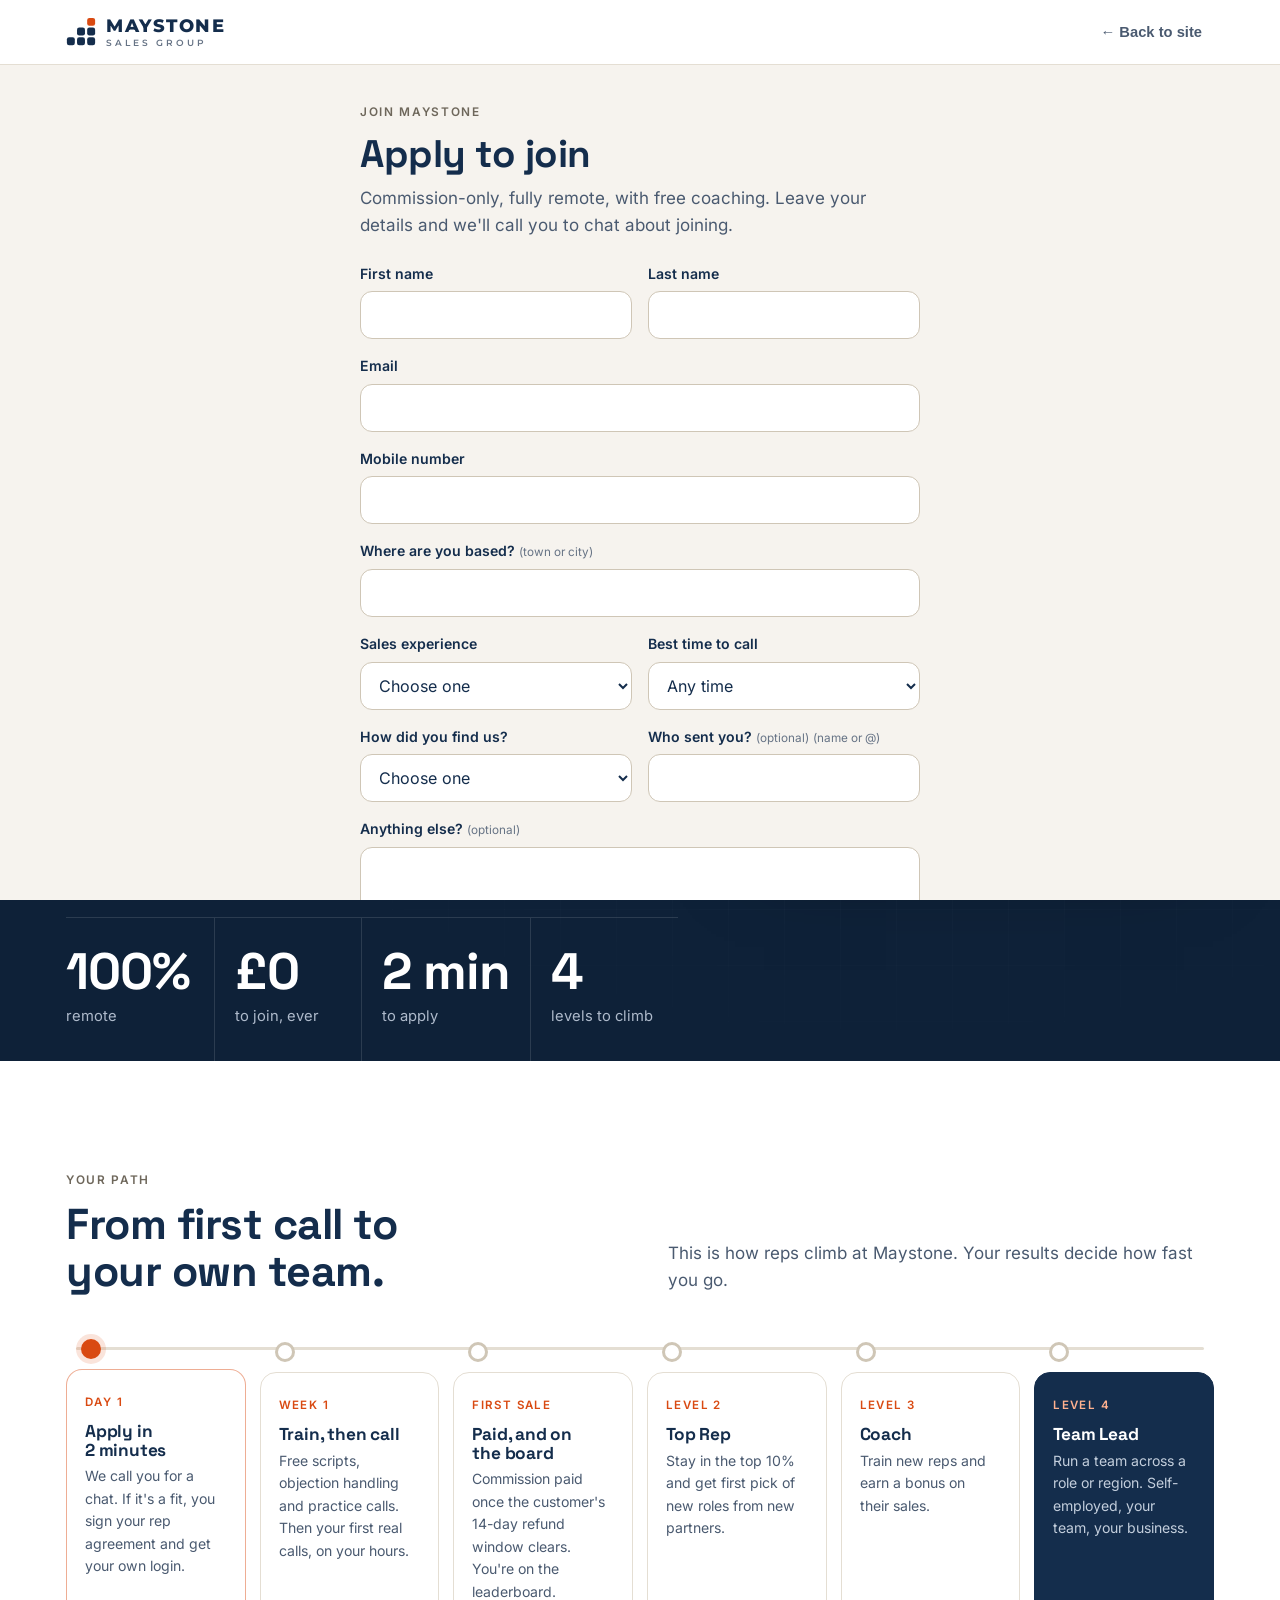
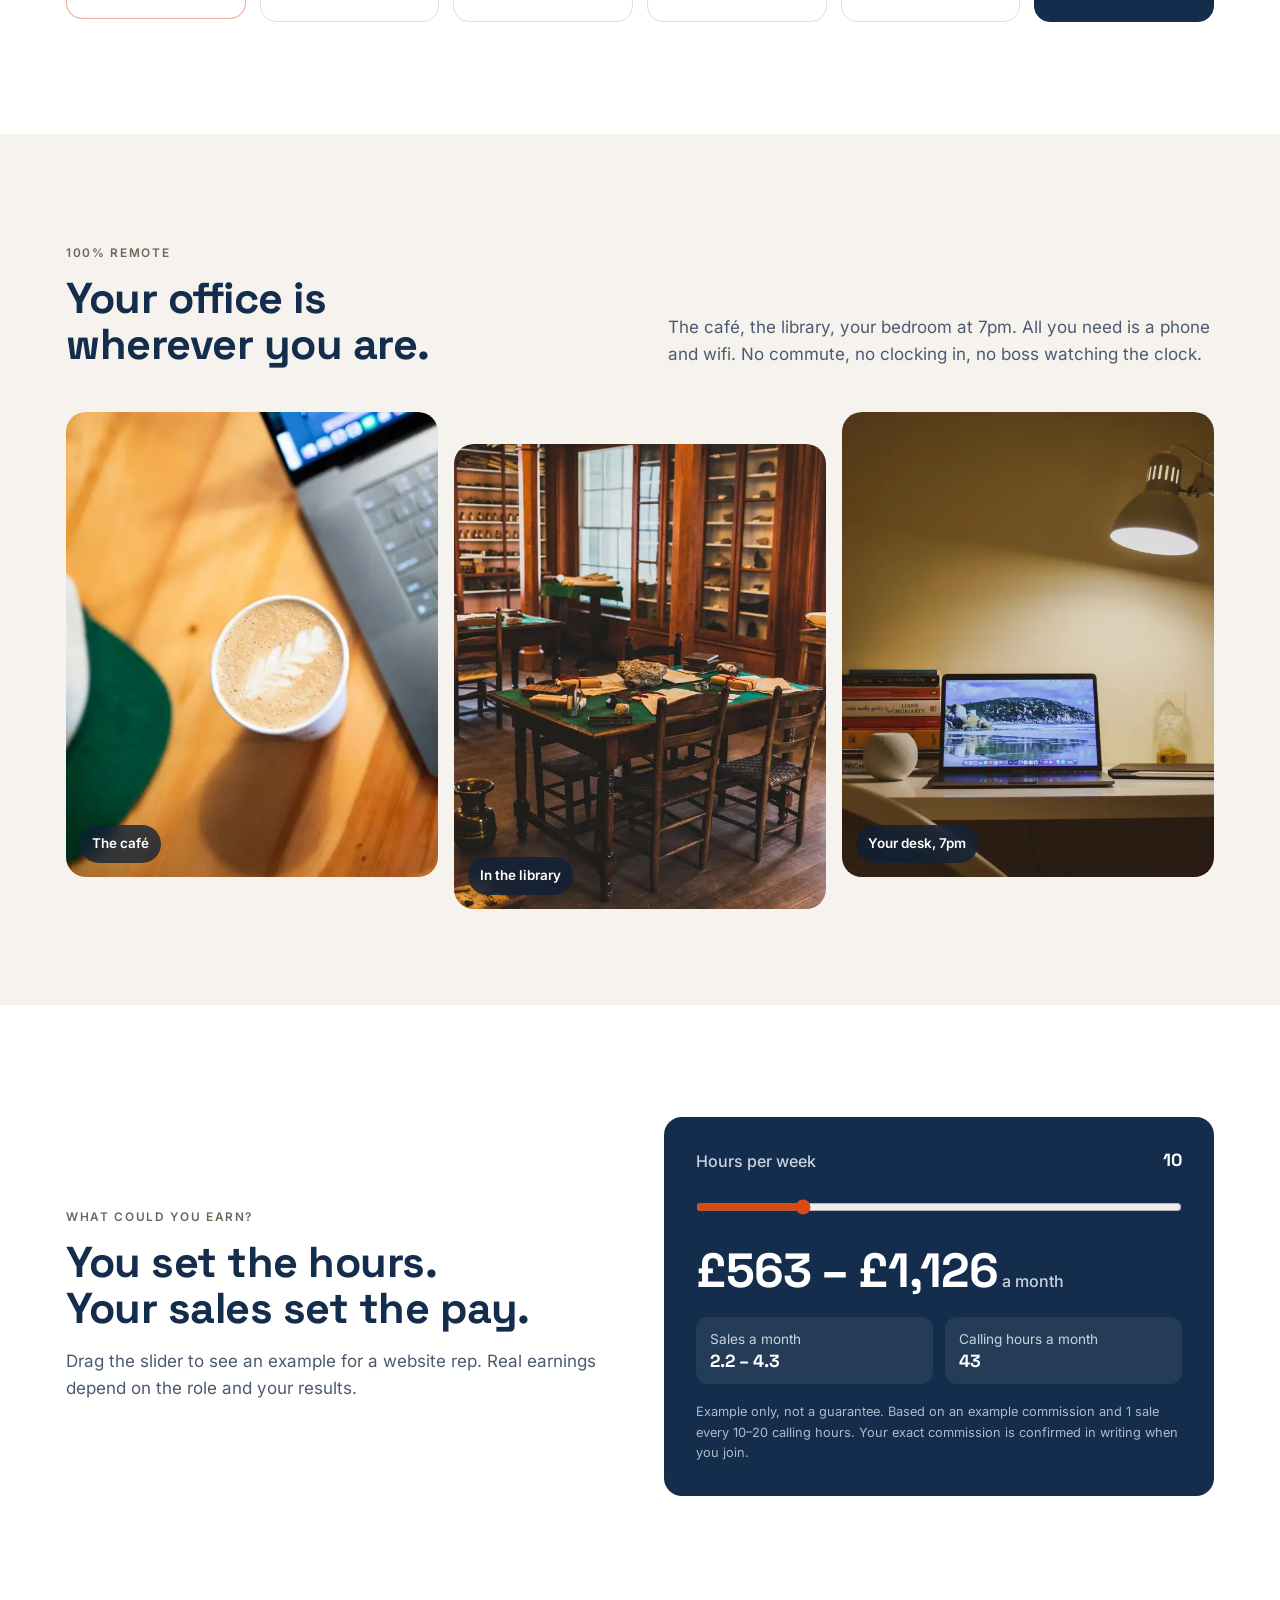
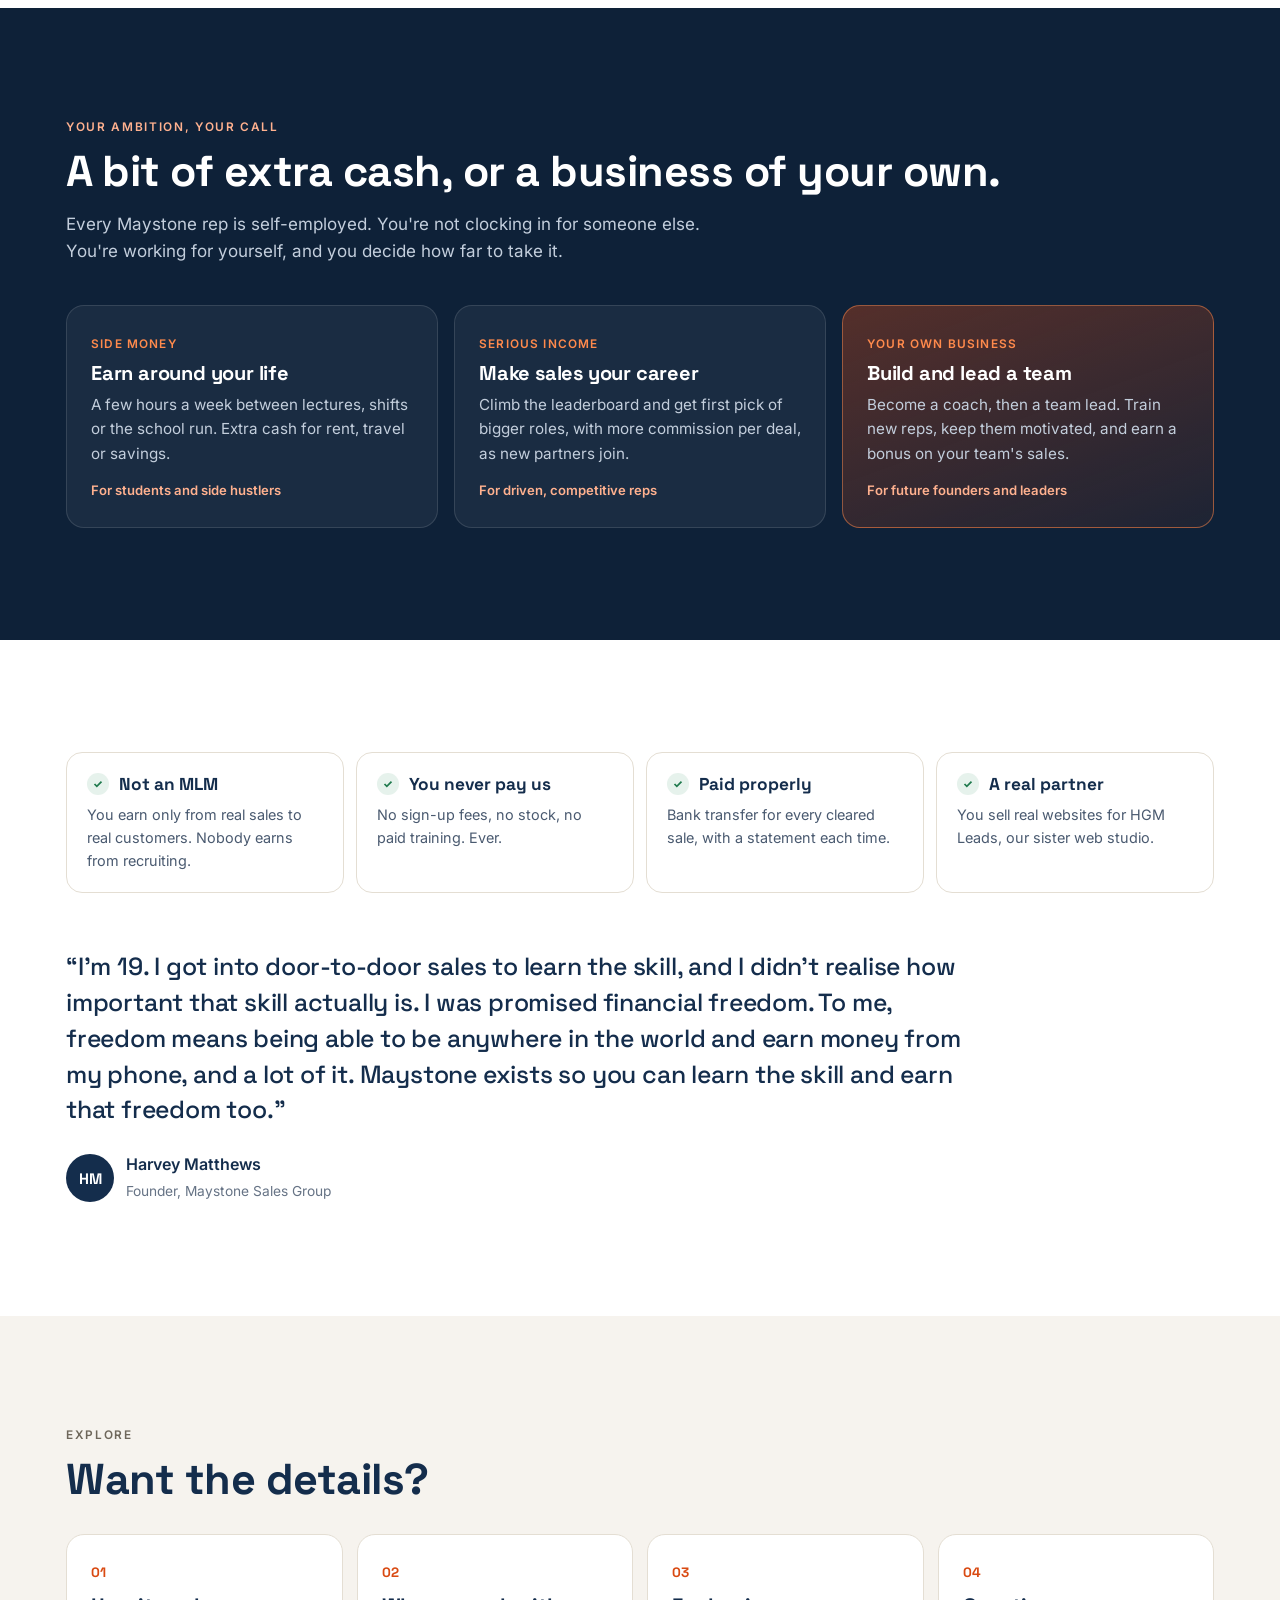
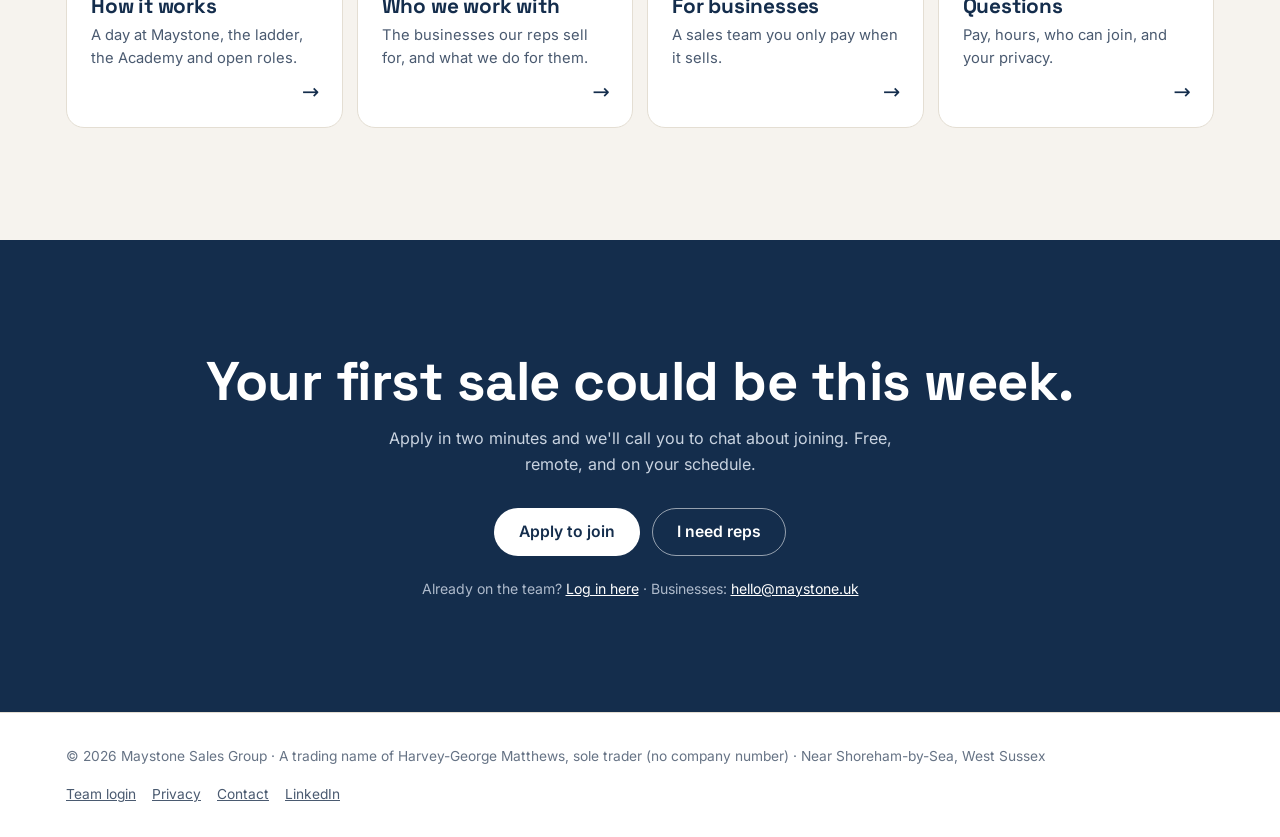
<file: apply/index.html>
<!doctype html>
<html lang="en">
<head>
<meta charset="utf-8">
<meta name="viewport" content="width=device-width,initial-scale=1">
<title>Apply to join Maystone Sales Group</title>
<meta name="description" content="Commission-only, fully remote sales roles with free coaching. Apply in 2 minutes and we'll call you.">
<meta property="og:type" content="website">
<meta property="og:site_name" content="Maystone Sales Group">
<meta property="og:title" content="Apply to join Maystone – get paid to sell">
<meta property="og:description" content="Remote sales, free training, no set hours. Apply in 2 minutes and we'll call you to chat.">
<meta property="og:url" content="https://maystone.uk/apply/">
<meta property="og:image" content="https://maystone.uk/og.png">
<meta name="twitter:card" content="summary_large_image">
<link rel="canonical" href="https://maystone.uk/#apply">
<meta http-equiv="refresh" content="0; url=/?go=apply#apply">
<script>location.replace('/?go=apply' + (location.search ? '&' + location.search.slice(1) : '') + '#apply');</script>
<style>body{margin:0;font:16px/1.5 system-ui,sans-serif;background:#F6F3EE;color:#142D4C;display:grid;place-items:center;min-height:100vh}a{color:#D94A12}</style>
</head>
<body><p>Opening the application form… <a href="/?go=apply#apply">Tap here if it doesn't open</a>.</p></body>
</html>
</file>
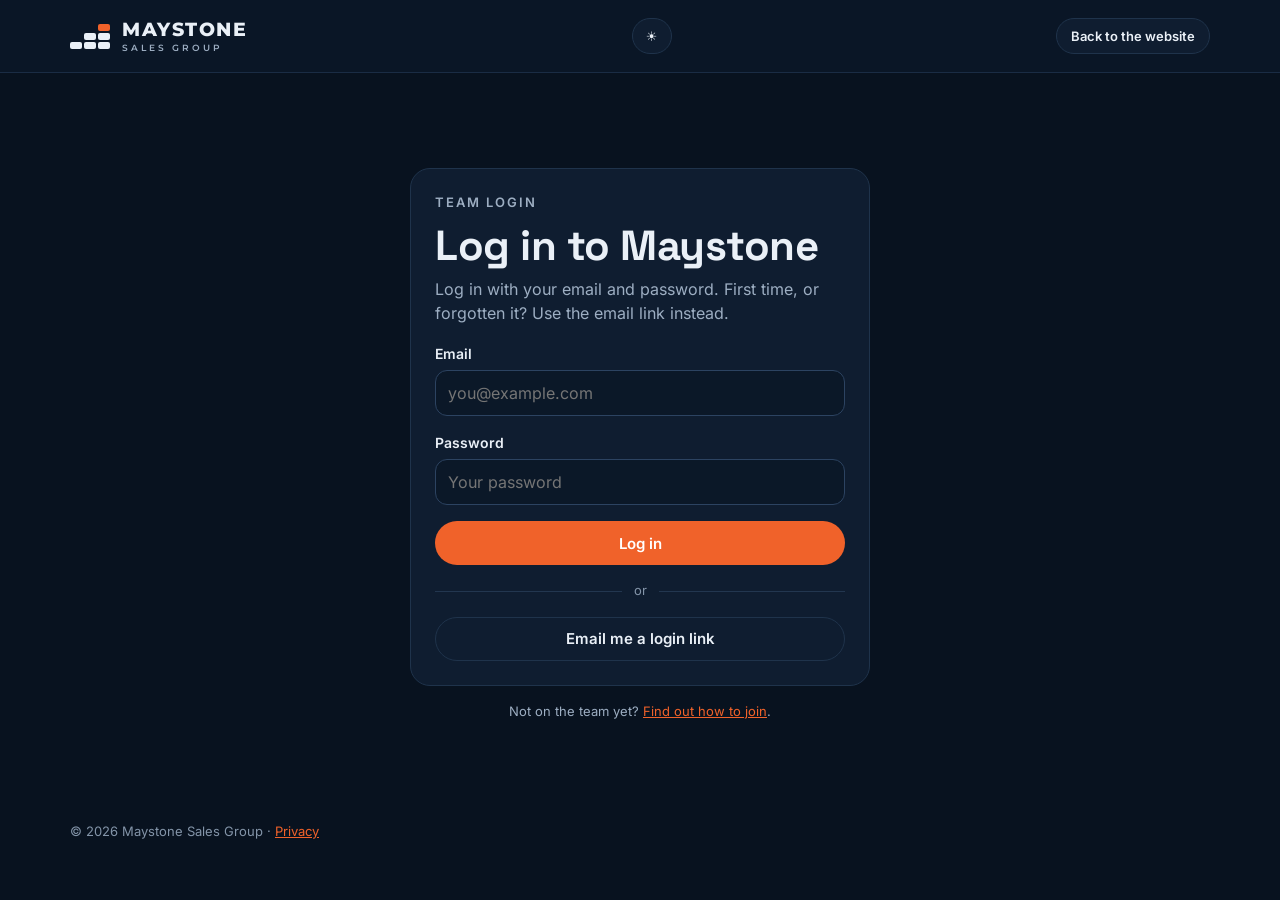
<file: login/index.html>
<!doctype html>
<html lang="en-GB">
<head>
<meta charset="utf-8">
<meta name="viewport" content="width=device-width, initial-scale=1, viewport-fit=cover">
<meta name="robots" content="noindex">
<title>Team login – Maystone Sales Group</title>
<link rel="icon" href="../favicon.svg" type="image/svg+xml">
<meta name="theme-color" content="#142D4C">
<style>
@font-face{font-family:"Montserrat";src:url("../fonts/montserrat-latin-800-normal.woff2") format("woff2");font-weight:800;font-display:swap}
@font-face{font-family:"Montserrat";src:url("../fonts/montserrat-latin-600-normal.woff2") format("woff2");font-weight:600;font-display:swap}
@font-face{font-family:"Space Grotesk";src:url("../fonts/space-grotesk-latin-700-normal.woff2") format("woff2");font-weight:700;font-display:swap}
@font-face{font-family:"Space Grotesk";src:url("../fonts/space-grotesk-latin-500-normal.woff2") format("woff2");font-weight:500;font-display:swap}
@font-face{font-family:"Inter";src:url("../fonts/inter-latin-400-normal.woff2") format("woff2");font-weight:400;font-display:swap}
@font-face{font-family:"Inter";src:url("../fonts/inter-latin-500-normal.woff2") format("woff2");font-weight:500;font-display:swap}
@font-face{font-family:"Inter";src:url("../fonts/inter-latin-600-normal.woff2") format("woff2");font-weight:600;font-display:swap}
:root{color-scheme:light;--ink:#142D4C;--soft:#4A5A70;--muted:#667385;--label:#6E675B;--bg:#FFFFFF;--stone:#F6F3EE;--line:#E4DED3;--line-2:#CFC6B6;--chip:#E9E3D8;--accent:#D94A12;--accent-dark:#B23A0A;--good:#1E7A4B;--warn:#9A5B00;--bad:#B42318;
  --head:"Space Grotesk",system-ui,sans-serif;--body:Inter,system-ui,-apple-system,"Segoe UI",Roboto,Arial,sans-serif;--logo:Montserrat,system-ui,sans-serif}
*{box-sizing:border-box}
html{-webkit-text-size-adjust:100%}
body{margin:0;background:var(--stone);color:var(--ink);font:400 16px/1.5 var(--body)}
a{color:var(--accent)}a:hover{color:var(--accent-dark)}
:focus-visible{outline:3px solid var(--accent);outline-offset:2px;border-radius:8px}
[hidden]{display:none!important}
.wrap{max-width:1180px;margin:0 auto;padding-left:max(20px,env(safe-area-inset-left,0px));padding-right:max(20px,env(safe-area-inset-right,0px))}
header.top{background:#FFFFFF;border-bottom:1px solid var(--line)}
header.top .wrap{display:flex;align-items:center;justify-content:space-between;gap:16px;min-height:72px;flex-wrap:wrap}
.brand{display:flex;align-items:center;gap:12px;text-decoration:none;color:var(--ink)}
.brand:hover{color:var(--ink)}
.mark{display:flex;align-items:flex-end;gap:2px}
.mark span{display:flex;flex-direction:column-reverse;gap:2px}
.mark i{display:block;width:12px;height:7px;border-radius:2px;background:var(--ink)}
.mark i.a{background:var(--accent)}
.word{display:flex;flex-direction:column;line-height:1}
.word b{font-family:var(--logo);font-weight:800;font-size:19px;letter-spacing:1.5px}
.word small{font-family:var(--logo);font-weight:600;font-size:9px;letter-spacing:3px;color:#8C8577;margin-top:4px}
.who{display:flex;align-items:center;gap:12px;flex-wrap:wrap;font-size:14px;color:var(--soft)}
.chip{display:inline-block;font-size:12px;font-weight:600;padding:4px 10px;border-radius:999px;background:var(--ink);color:#FFFFFF}
.chip.lt{background:var(--chip);color:var(--ink)}
.btn{display:inline-flex;align-items:center;justify-content:center;gap:8px;min-height:44px;padding:10px 20px;border-radius:999px;border:1px solid transparent;font:600 15px/1 var(--body);cursor:pointer;text-decoration:none}
.btn:disabled{opacity:.6;cursor:wait}
.btn.acc{background:var(--accent);color:#FFFFFF}
.btn.acc:hover{background:var(--accent-dark);color:#FFFFFF}
.btn.out{background:#FFFFFF;border-color:var(--line-2);color:var(--ink)}
.btn.out:hover{border-color:var(--ink)}
.btn.sm{min-height:36px;padding:7px 14px;font-size:13px}
h1,h2,h3{margin:0;font-family:var(--head);font-weight:700;letter-spacing:-.5px}
h1{font-size:clamp(30px,4vw,42px);line-height:1.1}
h2{font-size:24px}
h3{font-size:18px}
main{padding-block:32px 64px}
.panel{background:#FFFFFF;border:1px solid var(--line);border-radius:20px;padding:24px}
.grid{display:grid;gap:16px}
.tiles{display:grid;grid-template-columns:repeat(auto-fit,minmax(170px,1fr));gap:14px}
.tile{background:#FFFFFF;border:1px solid var(--line);border-radius:18px;padding:18px 20px;display:flex;flex-direction:column;gap:6px}
.tile span{font-size:13px;font-weight:600;letter-spacing:1px;text-transform:uppercase;color:var(--muted)}
.tile b{font-family:var(--head);font-size:30px;line-height:1.1;font-variant-numeric:tabular-nums}
.tile small{color:var(--soft);font-size:13px}
.kick{margin:0;font-size:13px;font-weight:600;letter-spacing:2px;text-transform:uppercase;color:var(--label)}
.msg{margin-top:14px;padding:12px 14px;border-radius:12px;font-size:15px}
.msg.ok{background:#E8F5EE;color:#14532D}
.msg.err{background:#FDECEA;color:#7A1A12}
label{display:flex;flex-direction:column;gap:6px;font-size:14px;font-weight:600;color:var(--ink)}
input,select,textarea{font:400 16px/1.4 var(--body);color:var(--ink);background:#FFFFFF;border:1px solid var(--line-2);border-radius:12px;padding:11px 12px;min-height:44px;width:100%}
textarea{min-height:70px;resize:vertical}
.check{flex-direction:row;align-items:center;gap:10px;font-weight:500}
.check input{width:20px;height:20px;min-height:0}
.form{display:grid;grid-template-columns:repeat(auto-fit,minmax(200px,1fr));gap:14px;align-items:end}
.form .wide{grid-column:1/-1}
.tabs{display:flex;gap:8px;flex-wrap:wrap;margin:24px 0 18px}
.tabs button{font:600 14px/1 var(--body);padding:10px 16px;border-radius:999px;border:1px solid var(--line-2);background:#FFFFFF;color:var(--soft);cursor:pointer;min-height:40px}
.tabs button[aria-selected="true"]{background:var(--ink);color:#FFFFFF;border-color:var(--ink)}
.scroll{overflow-x:auto;border:1px solid var(--line);border-radius:16px;background:#FFFFFF}
table{width:100%;border-collapse:collapse;font-size:14px;min-width:720px}
th,td{text-align:left;padding:12px 14px;border-bottom:1px solid var(--line);vertical-align:middle}
th{font-size:12px;letter-spacing:1px;text-transform:uppercase;color:var(--muted);font-weight:600;background:var(--stone)}
tr:last-child td{border-bottom:0}
td.num,th.num{text-align:right;font-variant-numeric:tabular-nums}
td small{display:block;color:var(--muted)}
tr.me td{background:#FFF1EA}
.st{font-size:12px;font-weight:600;padding:3px 9px;border-radius:999px;background:var(--chip)}
.st.Active,.st.Cleared{background:#E8F5EE;color:#14532D}
.st.Paused,.st.Pending{background:#FFF4DB;color:#7A4B00}
.st.Left,.st.Refunded,.st.Ended{background:#FDECEA;color:#7A1A12}
.st.Paid{background:#E6EEF8;color:#1D3F6E}
.row{display:flex;gap:10px;flex-wrap:wrap;align-items:center}
.list{display:grid;gap:10px}
.item{display:flex;justify-content:space-between;align-items:center;gap:12px;padding:14px 16px;border:1px solid var(--line);border-radius:14px;background:#FFFFFF}
.item small{display:block;color:var(--muted);font-size:13px}
a.item{color:var(--ink);text-decoration:none}
a.item:hover{border-color:var(--accent);color:var(--ink)}
a.item b{color:var(--ink)}
.login{max-width:460px;margin:7vh auto 0}
.login h1{margin:10px 0 8px}
.login p.lead{margin:0 0 18px;color:var(--soft)}
.note{font-size:13px;color:var(--muted)}
.sec-head{display:flex;justify-content:space-between;align-items:flex-end;gap:12px;flex-wrap:wrap;margin-bottom:12px}
details.add{margin-bottom:16px}
details.add summary{cursor:pointer;list-style:none;display:inline-flex}
details.add summary::-webkit-details-marker{display:none}
details.add[open] summary{margin-bottom:14px}
.empty{padding:22px;text-align:center;color:var(--muted)}
footer{padding-block:24px 40px;font-size:13px;color:var(--muted)}

/* ---------- Maystone HQ (rep app) ---------- */
body.in{background:#EEF1F5}
body.in header.top{background:#0E2138;border-bottom-color:rgba(255,255,255,.08)}
body.in header.top .word b,body.in .brand{color:#fff}
body.in header.top .mark i{background:#fff}body.in header.top .mark i.a{background:var(--accent)}
body.in .who{color:#C3CEDC}body.in .who .chip{background:var(--accent)}
body.in .who .btn.out{background:transparent;color:#fff;border-color:rgba(255,255,255,.3)}
body.in main.wrap{max-width:1320px}
body.in footer{display:none}
.ms-app{display:grid;grid-template-columns:240px 1fr;gap:24px;align-items:start}
.ms-app.preview{grid-template-columns:200px 1fr}
.ms-side{position:sticky;top:20px;background:#0E2138;color:#fff;border-radius:22px;padding:18px 14px;display:flex;flex-direction:column;gap:18px;min-height:calc(100vh - 140px)}
.ms-app.preview .ms-side{position:static;min-height:0}
.ms-sidehd{display:flex;gap:12px;align-items:center;padding:6px 6px 16px;border-bottom:1px solid rgba(255,255,255,.1)}
.ms-sidehd b{display:block;font-size:15px}.ms-sidehd small{color:#FFB18F;font-size:12px;font-weight:600;letter-spacing:.06em;text-transform:uppercase}
.ms-av{width:42px;height:42px;border-radius:50%;background:linear-gradient(135deg,#FF6A2E,#D94A12);display:grid;place-items:center;font:700 18px var(--head);flex:none}
.ms-navs{display:grid;gap:4px}
.ms-nav{display:flex;align-items:center;gap:12px;width:100%;border:0;background:transparent;color:#C3CEDC;font:500 15px var(--body);padding:12px;border-radius:12px;cursor:pointer;text-align:left;min-height:46px;transition:background .2s,color .2s}
.ms-nav:hover{background:rgba(255,255,255,.06);color:#fff}
.ms-nav.on{background:#fff;color:var(--ink);font-weight:600}
.ms-nav span b{font-weight:inherit}
.ms-nav em{margin-left:auto;font-style:normal;background:var(--accent);color:#fff;font-size:12px;font-weight:700;border-radius:999px;padding:2px 8px}
.ms-sidefoot{margin-top:auto;font-size:12px;color:#7F90A6;padding:6px;line-height:1.6}
.ms-main{min-width:0;display:grid;gap:20px}
.ms-hero{position:relative;overflow:hidden;background:#0E2138;color:#fff;border-radius:24px;padding:clamp(24px,4vw,40px);display:grid;grid-template-columns:1.3fr 1fr;gap:28px;align-items:center}
.ms-hero::after{content:"";position:absolute;width:520px;height:520px;right:-160px;top:-220px;background:radial-gradient(circle,rgba(217,74,18,.45),transparent 62%);pointer-events:none}
.ms-hgrid{position:absolute;inset:0;background-image:linear-gradient(rgba(255,255,255,.05) 1px,transparent 1px),linear-gradient(90deg,rgba(255,255,255,.05) 1px,transparent 1px);background-size:44px 44px;-webkit-mask-image:radial-gradient(ellipse at 80% 20%,#000 10%,transparent 70%);mask-image:radial-gradient(ellipse at 80% 20%,#000 10%,transparent 70%)}
.ms-hl{position:relative;z-index:1}
.ms-hero h1{font-size:clamp(30px,4vw,44px);margin:6px 0 10px}
.ms-kick{margin:0;font-size:12px;font-weight:600;letter-spacing:.16em;text-transform:uppercase;color:#FFB18F}
.ms-kick.dark{color:var(--accent)}
.ms-sub{color:#C3CEDC;margin:0 0 20px;max-width:46ch}.ms-sub b{color:#fff}
.ms-btn{display:inline-flex;align-items:center;justify-content:center;gap:8px;min-height:46px;padding:0 22px;border-radius:999px;border:1.5px solid transparent;font:600 15px var(--body);cursor:pointer;text-decoration:none;white-space:nowrap;transition:transform .15s,background .2s}
.ms-btn:active{transform:scale(.98)}
.ms-btn.acc{background:var(--accent);color:#fff}.ms-btn.acc:hover{background:var(--accent-dark);color:#fff}
.ms-btn.ghost{background:#fff;color:var(--ink);border-color:var(--line-2);min-height:40px;padding:0 16px;font-size:14px}.ms-btn.ghost:hover{border-color:var(--ink);color:var(--ink)}
.ms-card{position:relative;z-index:1;justify-self:end;width:100%;max-width:340px;aspect-ratio:1.586;border-radius:18px;padding:20px 22px;background:linear-gradient(135deg,#1C3A60 0%,#0B1A2D 60%,#3A1A0C 130%);border:1px solid rgba(255,255,255,.14);box-shadow:0 30px 60px -25px rgba(0,0,0,.7),inset 0 1px 0 rgba(255,255,255,.12);display:flex;flex-direction:column;transform:perspective(900px) rotateY(-8deg) rotateX(4deg);transition:transform .5s}
.ms-card:hover{transform:none}
.ms-card::before{content:"";position:absolute;inset:0;border-radius:inherit;background:linear-gradient(115deg,transparent 30%,rgba(255,255,255,.1) 45%,transparent 60%);pointer-events:none}
.ms-cardtop{display:flex;align-items:center;gap:8px;font:800 13px var(--logo);letter-spacing:2px;color:#fff}
.ms-cmark{display:flex;gap:2px;align-items:flex-end}.ms-cmark i{width:6px;border-radius:1.5px;background:#fff}.ms-cmark i:nth-child(1){height:6px}.ms-cmark i:nth-child(2){height:11px}.ms-cmark i:nth-child(3){height:16px;background:linear-gradient(#D94A12 35%,#fff 35%)}
.ms-cname{margin-top:auto;font:700 20px var(--head);letter-spacing:.3px}
.ms-crow{display:flex;gap:18px;margin-top:10px}.ms-crow small{display:block;font-size:10px;letter-spacing:.12em;text-transform:uppercase;color:#8FA1B8}.ms-crow b{font-size:14px}
.ms-cfoot{margin-top:10px;font-size:11px;color:#8FA1B8;letter-spacing:.06em}
.ms-stats{display:grid;grid-template-columns:repeat(4,1fr);gap:14px}
.ms-stats.three{grid-template-columns:repeat(3,1fr)}
.ms-stat{background:#fff;border:1px solid #E1E6ED;border-radius:18px;padding:18px 20px;display:grid;gap:4px}
.ms-stat small{font-size:12px;font-weight:600;letter-spacing:.1em;text-transform:uppercase;color:var(--muted)}
.ms-stat b{font:700 30px/1.1 var(--head);font-variant-numeric:tabular-nums}
.ms-stat span{font-size:13px;color:var(--soft)}
.ms-stat.good b{color:var(--good)}
.ms-two{display:grid;grid-template-columns:1fr 1fr;gap:20px}
.ms-panel{background:#fff;border:1px solid #E1E6ED;border-radius:22px;padding:24px}
.ms-panel h3{font-size:19px}
.ms-panel.dark{background:#0E2138;border-color:#0E2138;color:#fff}
.ms-phd{display:flex;justify-content:space-between;align-items:center;gap:12px;margin-bottom:16px}
.ms-link{border:0;background:none;color:var(--accent);font:600 14px var(--body);cursor:pointer;padding:8px 0}
.ms-panel.dark .ms-link{color:#FF8A4C}
.ms-prog{display:flex;gap:22px;align-items:center}
.ms-prog b{font:700 18px var(--head)}.ms-prog p{color:#C3CEDC;margin:4px 0 10px;font-size:14px}
.ms-next{display:flex;align-items:center;gap:10px;width:100%;text-align:left;border:1px solid rgba(255,255,255,.14);background:rgba(255,255,255,.05);color:#fff;border-radius:12px;padding:10px 12px;margin-bottom:8px;font:500 14px var(--body);cursor:pointer;transition:background .2s}
.ms-next:hover{background:rgba(255,255,255,.12)}.ms-next span{color:#FF8A4C;display:flex}
.ms-ladder{display:grid;gap:8px}
.ms-rung{display:flex;align-items:center;gap:12px;padding:12px 14px;border-radius:14px;border:1px solid #E1E6ED;color:var(--muted)}
.ms-rung span{font-size:11px;font-weight:600;letter-spacing:.1em;text-transform:uppercase;width:58px}
.ms-rung b{font:700 16px var(--head);color:var(--soft)}
.ms-rung.past{background:#F4F6F9}.ms-rung.past b{color:var(--ink)}
.ms-rung.now{background:linear-gradient(120deg,#FFF1EA,#fff);border-color:var(--accent)}.ms-rung.now b{color:var(--ink)}
.ms-rung em{margin-left:auto;font-style:normal;font-size:12px;font-weight:700;color:#fff;background:var(--accent);border-radius:999px;padding:3px 10px}
.ms-nextlvl{margin-top:14px;padding-top:14px;border-top:1px solid #E1E6ED}.ms-nextlvl small{color:var(--muted)}.ms-nextlvl p{margin:6px 0 0;font-size:14px;color:var(--soft)}
.ms-lrow{display:grid;grid-template-columns:36px 1fr auto auto;gap:14px;align-items:center;padding:12px 10px;border-radius:12px}
.ms-lrow+.ms-lrow{border-top:1px solid #EEF1F5}
.ms-lrow.me{background:#FFF1EA;border-top-color:transparent}
.ms-lr{font:700 15px var(--head);color:var(--muted);text-align:center}
.ms-ln b{display:block;font-size:15px}.ms-ln small,.ms-lv small{color:var(--muted);font-size:12px}
.ms-lv{text-align:right}.ms-lv b{display:block;font:700 17px var(--head)}
.ms-list{background:#fff;border:1px solid #E1E6ED;border-radius:20px;padding:10px}
.ms-podium{display:grid;grid-template-columns:1fr 1fr 1fr;gap:14px;align-items:end}
.ms-pod{display:grid;justify-items:center;gap:4px;text-align:center}
.ms-pod b{font-size:15px}.ms-pod small{color:var(--muted);font-size:12px}
.ms-pav{width:56px;height:56px;border-radius:50%;display:grid;place-items:center;font:700 22px var(--head);color:#fff;background:#4A5A70;margin-bottom:4px}
.ms-pod.p1 .ms-pav{width:68px;height:68px;background:linear-gradient(135deg,#FF8A4C,#D94A12);box-shadow:0 0 0 5px rgba(217,74,18,.18)}
.ms-pod.p2 .ms-pav{background:#142D4C}.ms-pod.p3 .ms-pav{background:#7A6A52}
.ms-pstep{width:100%;margin-top:8px;border-radius:16px 16px 0 0;background:#0E2138;color:#fff;display:grid;place-items:center;align-content:center;gap:2px}
.ms-pstep span{font:700 28px var(--head)}.ms-pstep em{font-style:normal;font-size:12px;color:#C3CEDC}
.ms-pod.p1 .ms-pstep{height:150px;background:linear-gradient(180deg,#D94A12,#B23A0A)}.ms-pod.p2 .ms-pstep{height:115px}.ms-pod.p3 .ms-pstep{height:90px;background:#2A4466}
.ms-pod.me b::after{content:" (you)";color:var(--accent)}
.ms-phead{display:flex;justify-content:space-between;align-items:flex-end;gap:24px;flex-wrap:wrap;background:#fff;border:1px solid #E1E6ED;border-radius:22px;padding:26px}
.ms-phead h2{font-size:clamp(24px,3vw,32px);margin:6px 0}
.ms-lead{margin:0;color:var(--soft);max-width:56ch}
.ms-bigbar{min-width:240px;flex:0 1 320px}
.ms-bartop{display:flex;justify-content:space-between;align-items:baseline;margin-bottom:8px}.ms-bartop b{font:700 24px var(--head)}.ms-bartop span{font-size:13px;color:var(--muted)}
.ms-bar{height:10px;border-radius:999px;background:#E9EDF2;overflow:hidden}.ms-bar i{display:block;height:100%;border-radius:inherit;background:linear-gradient(90deg,#D94A12,#FF8A4C);transition:width .6s cubic-bezier(.2,.8,.2,1)}
.ms-group{display:grid;gap:10px}
.ms-ghd{display:flex;justify-content:space-between;align-items:center;gap:12px;padding:6px 4px}
.ms-ghd h3{font-size:18px}.ms-count{font-size:13px;color:var(--muted);font-weight:600}
.ms-task{display:grid;grid-template-columns:48px 1fr auto;gap:16px;align-items:center;background:#fff;border:1px solid #E1E6ED;border-radius:18px;padding:18px;transition:border-color .2s,box-shadow .2s,transform .2s}
.ms-task:hover{border-color:#C9D2DD;box-shadow:0 14px 30px -20px rgba(20,45,76,.35);transform:translateY(-1px)}
.ms-ti{width:48px;height:48px;border-radius:14px;background:#FFF1EA;color:var(--accent);display:grid;place-items:center}
.ms-tmeta{display:flex;gap:8px;flex-wrap:wrap}
.ms-tmeta span{font-size:11px;font-weight:600;letter-spacing:.08em;text-transform:uppercase;color:var(--muted)}
.ms-tmeta span+span::before{content:"·";margin-right:8px}
.ms-task h4{margin:4px 0;font:700 17px var(--head);letter-spacing:-.2px}
.ms-task p{margin:0;font-size:14px;color:var(--soft);max-width:60ch}
.ms-ta{display:flex;gap:8px;align-items:center}
.ms-check{display:inline-flex;align-items:center;gap:8px;min-height:40px;padding:0 14px;border-radius:999px;border:1.5px solid var(--line-2);background:#fff;color:var(--soft);font:600 14px var(--body);cursor:pointer;white-space:nowrap;transition:.2s}
.ms-check svg{opacity:.35}
.ms-check:hover{border-color:var(--good);color:var(--good)}
.ms-check.on{background:var(--good);border-color:var(--good);color:#fff}.ms-check.on svg{opacity:1}
.ms-task.done{background:#F6FBF8;border-color:#CDE8D8}.ms-task.done .ms-ti{background:#E3F3EA;color:var(--good)}.ms-task.done h4{color:var(--soft)}
.ms-task.locked{background:#F4F6F9;border-style:dashed}.ms-task.locked .ms-ti{background:#E6EAF0;color:#8A96A8}.ms-task.locked h4,.ms-task.locked p{color:#8A96A8}
.ms-lockpill{display:inline-flex;align-items:center;gap:6px;font-size:12px;font-weight:600;color:#6B7A8F;background:#E6EAF0;border-radius:999px;padding:6px 12px;white-space:nowrap}
.ms-steps{margin:14px 0 0;padding-left:20px;display:grid;gap:10px;color:var(--soft)}.ms-steps b{color:var(--ink)}
.ms-p{color:var(--soft);margin:8px 0 14px}
.ms-q{border-top:1px solid #EEF1F5}.ms-q summary{cursor:pointer;padding:14px 0;font-weight:600;list-style:none}.ms-q summary::-webkit-details-marker{display:none}.ms-q summary::after{content:"+";float:right;color:var(--accent);font-size:20px;line-height:1}.ms-q[open] summary::after{content:"–"}.ms-q p{margin:0 0 14px;color:var(--soft)}
.ms-empty{background:#fff;border:1px dashed #C9D2DD;border-radius:18px;padding:28px;text-align:center;color:var(--muted)}
.ms-vhd{background:#fff;border:1px solid #E1E6ED;border-radius:22px;padding:20px 26px 26px}
.ms-link.back{padding:4px 0 14px;color:var(--soft)}
.ms-vtop{display:flex;justify-content:space-between;align-items:flex-end;gap:20px;flex-wrap:wrap}.ms-vtop h2{font-size:clamp(22px,3vw,30px);margin:6px 0}
.ms-check.big{min-height:48px;padding:0 20px;font-size:15px}
.ms-frame{background:#0E2138;border-radius:22px;padding:10px;box-shadow:0 30px 60px -30px rgba(14,33,56,.5)}
.ms-frame iframe{display:block;width:100%;height:min(78vh,820px);border:0;border-radius:14px;background:#fff}
.ms-fnote{margin:-8px 4px 0;font-size:13px;color:var(--muted)}
.ms-vnav{display:flex;justify-content:space-between;gap:12px;flex-wrap:wrap}
.ms-vnav .ms-btn.ghost{max-width:46%;overflow:hidden;text-overflow:ellipsis}
@media(max-width:820px){.ms-frame{padding:6px;border-radius:16px}.ms-frame iframe{height:70vh}.ms-vnav .ms-btn{flex:1;max-width:none}}
.ms-lesson{min-height:200px}
.ms-load{display:flex;align-items:center;justify-content:center;gap:6px;padding:60px 20px;color:var(--muted);font-size:14px}
.ms-load i{width:8px;height:8px;border-radius:50%;background:var(--accent);animation:msb 1s infinite ease-in-out}.ms-load i:nth-child(2){animation-delay:.15s}.ms-load i:nth-child(3){animation-delay:.3s}.ms-load span{margin-left:8px}
@keyframes msb{0%,80%,100%{opacity:.25;transform:scale(.8)}40%{opacity:1;transform:none}}
.ms-doc{background:#fff;border:1px solid #E1E6ED;border-radius:22px;padding:clamp(22px,4vw,48px);font-size:16px;line-height:1.7;color:#24364F}
.ms-doc h1{font-size:clamp(26px,3.4vw,34px);margin:0 0 14px;line-height:1.15}
.ms-doc h2{font-size:22px;margin:34px 0 10px;padding-top:22px;border-top:1px solid #EEF1F5}
.ms-doc h2:first-child{border:0;padding:0;margin-top:0}
.ms-doc h3{font-size:18px;margin:24px 0 8px;color:var(--accent-dark)}.ms-doc h4{font-size:16px;margin:18px 0 6px}
.ms-doc p{margin:0 0 12px}.ms-doc b{color:var(--ink)}
.ms-doc ul,.ms-doc ol{margin:0 0 14px;padding-left:22px}.ms-doc li{margin:6px 0}.ms-doc li.n1{margin-left:22px}.ms-doc li.n2{margin-left:44px}
.ms-doc ol{counter-reset:o;list-style:none;padding-left:0}.ms-doc ol>li{counter-increment:o;position:relative;padding-left:38px}
.ms-doc ol>li::before{content:counter(o);position:absolute;left:0;top:1px;width:26px;height:26px;border-radius:50%;background:#FFF1EA;color:var(--accent);font:700 13px/26px var(--head);text-align:center}
.ms-doc ul>li::marker{color:var(--accent)}
.ms-doc hr{border:0;border-top:1px solid #EEF1F5;margin:26px 0}
.ms-tw{overflow-x:auto;margin:10px 0 18px;border:1px solid #E1E6ED;border-radius:14px}
.ms-doc table{min-width:0;font-size:14px}.ms-doc th{background:#0E2138;color:#fff;letter-spacing:0;text-transform:none;font-size:13px}.ms-doc td{vertical-align:top}
.ms-deck{display:grid;gap:12px}
.ms-stage{position:relative;background:#0E2138;border-radius:22px;padding:10px;aspect-ratio:16/9.6;display:grid;place-items:center;overflow:hidden;box-shadow:0 30px 60px -30px rgba(14,33,56,.5);user-select:none}
.ms-stage img{width:100%;height:100%;object-fit:contain;border-radius:14px;animation:msf .35s ease}
@keyframes msf{from{opacity:.3}to{opacity:1}}
.ms-stage .ms-load{position:absolute;inset:0;color:#C3CEDC}
.ms-arrow{position:absolute;top:50%;transform:translateY(-50%);width:46px;height:46px;border-radius:50%;border:0;background:rgba(255,255,255,.92);color:var(--ink);font:400 30px/1 var(--body);cursor:pointer;box-shadow:0 6px 20px rgba(0,0,0,.25);display:grid;place-items:center;padding-bottom:4px}
.ms-arrow.l{left:18px}.ms-arrow.r{right:18px}.ms-arrow:disabled{opacity:0;pointer-events:none}
.ms-full-btn{position:absolute;top:14px;right:14px;z-index:3;border:0;border-radius:999px;background:rgba(255,255,255,.92);color:var(--ink);font:600 13px/1 var(--body);padding:9px 14px;cursor:pointer;box-shadow:0 6px 20px rgba(0,0,0,.25);display:flex;align-items:center;gap:7px}
.ms-full-btn svg{width:15px;height:15px}
.ms-deck.ms-full{position:fixed;inset:0;z-index:1000;background:#0A1828;padding:12px;display:flex;flex-direction:column;gap:10px;margin:0}
.ms-deck.ms-full .ms-stage{flex:1;aspect-ratio:auto;min-height:0;box-shadow:none;background:#0A1828}
.ms-deck.ms-full .ms-dbar span{color:#C3CEDC}
.ms-deck.ms-full .ms-notes{max-height:22vh;overflow:auto}
.ms-docwrap{position:relative}.ms-docwrap .ms-full-btn{top:16px;right:16px;background:#F1F4F8;box-shadow:none}
.ms-docwrap.ms-full{position:fixed;inset:0;z-index:1000;background:#F6F8FB;overflow:auto;padding:12px}
.ms-docwrap.ms-full .ms-doc{max-width:900px;margin:0 auto;font-size:18px}
body.ms-noscroll{overflow:hidden}
.ms-getleads{display:flex;align-items:center;justify-content:space-between;gap:16px;flex-wrap:wrap;margin-bottom:14px}.ms-getleads b{display:block;font-size:16px;color:var(--ink)}.ms-getleads small{display:block;font-size:13px;color:var(--soft);max-width:520px;margin-top:2px}.ms-gl-act{display:flex;gap:8px;align-items:center}.ms-gl-act input{width:78px;min-height:46px;border:1.5px solid var(--line-2);border-radius:12px;padding:0 12px;font:600 16px var(--body);color:var(--ink);text-align:center}
.ms-lstats{display:flex;gap:10px;flex-wrap:wrap}.ms-lstats div{background:#F4F6F9;border-radius:14px;padding:10px 16px;min-width:84px}.ms-lstats b{display:block;font-size:22px;color:var(--ink)}.ms-lstats small{font-size:12px;font-weight:600;color:var(--soft)}
.ms-lpanel{padding:18px;min-width:0;overflow:hidden}
#ms-leads,#ms-cal,.ms-main>*{min-width:0}
.ms-ltools{display:flex;gap:10px;flex-wrap:wrap}.ms-search{flex:1;min-width:220px;display:flex!important;flex-direction:row;align-items:center;gap:8px;border:1.5px solid #DCE2EA;border-radius:12px;padding:0 12px;color:var(--soft);background:#fff}
.ms-search input{border:0;outline:0;font:500 15px var(--body);color:var(--ink);padding:11px 0;width:100%;background:none;min-width:0}
.ms-ltools select,.ms-mbox select{font:500 15px var(--body);color:var(--ink);border:1.5px solid #DCE2EA;border-radius:12px;padding:10px 12px;background:#fff;min-width:0;width:100%}.ms-ltools select{width:auto}
.ms-lfil{display:flex;gap:6px;overflow-x:auto;margin:14px 0 6px;padding-bottom:4px;scrollbar-width:none}.ms-lfil::-webkit-scrollbar{display:none}
.ms-lfil button{flex:none;border:1px solid #DCE2EA;background:#fff;border-radius:999px;padding:8px 14px;font:600 13px var(--body);color:var(--ink);cursor:pointer}.ms-lfil button span{color:var(--soft);font-weight:600;margin-left:3px}
.ms-lfil button.on{background:var(--ink);border-color:var(--ink);color:#fff}.ms-lfil button.on span{color:#C3CEDC}
.ms-lhead,.ms-lrow2{display:grid;grid-template-columns:44px minmax(0,2.4fr) minmax(0,1.1fr) minmax(0,1.2fr) minmax(0,.8fr);gap:12px;align-items:center}
.ms-lhead{padding:10px 10px;font-size:11px;font-weight:700;letter-spacing:.08em;text-transform:uppercase;color:var(--soft);border-bottom:1px solid #EDF0F4}
.ms-lrow2{width:100%;text-align:left;background:#fff;border:0;border-bottom:1px solid #EDF0F4;padding:13px 10px;font:500 14px var(--body);color:var(--ink);cursor:pointer;border-radius:10px}.ms-lrow2:hover{background:#F6F8FB}
.ms-lbiz b{display:block;font-size:15px;white-space:nowrap;overflow:hidden;text-overflow:ellipsis}.ms-lbiz small,.ms-lsub{display:block;font-size:12.5px;color:var(--soft);white-space:nowrap;overflow:hidden;text-overflow:ellipsis}
.ms-lph{font-variant-numeric:tabular-nums;white-space:nowrap}.ms-lnext{font-size:13px;color:var(--soft)}
.ms-pri{width:30px;height:30px;border-radius:9px;display:grid;place-items:center;font-weight:800;font-size:13px;background:#EEF2F6;color:var(--soft)}.ms-pri.pA{background:#FDE7DD;color:var(--accent)}.ms-pri.pB{background:#EAF1FD;color:#2F6FDB}
.ms-st{display:inline-block;font-style:normal;font-size:12px;font-weight:700;border-radius:999px;padding:4px 10px;background:#EEF2F6;color:var(--soft);white-space:nowrap}
.ms-st.todo{background:#F4F6F9;color:var(--ink)}.ms-st.callback{background:#EAF1FD;color:#2F6FDB}.ms-st.called{background:#FFF4DB;color:#9A6700}.ms-st.yes{background:#E3F6EA;color:#1A7F43}.ms-st.no{background:#F1F2F4;color:#6B7785}.ms-st.dnc{background:#FDECEC;color:#B42318}
.ms-more{width:100%;margin-top:12px}
.ms-modal.ms-drawer{place-items:stretch end;padding:0;overflow:hidden}
.ms-dbox{width:min(560px,100%);border-radius:22px 0 0 22px;height:100vh;height:100dvh;align-content:start;grid-template-columns:minmax(0,1fr);grid-auto-rows:max-content;overflow-y:auto;overflow-x:hidden;box-sizing:border-box;min-width:0}
.ms-dbox>*{min-width:0}.ms-dbox .ms-phd{align-items:flex-start;gap:12px}
.ms-lid{font-size:12px;font-weight:700;letter-spacing:.06em;color:var(--soft)}.ms-dsub{margin:2px 0 0;color:var(--soft)}.ms-dbox h3{font-size:22px}
.ms-dbox h4{margin:6px 0 -4px;font-size:13px;letter-spacing:.08em;text-transform:uppercase;color:var(--soft)}
.ms-dact{display:flex;gap:8px;flex-wrap:wrap;align-items:center}
.pv-ready{background:#FFF4E0;border:1px solid #F2C46D;border-radius:14px;padding:14px;margin:12px 0}.pv-ready,.pv-ready b{color:#142D4C}.pv-ready b{display:block;font-size:17px}.pv-ready p{margin:4px 0 10px;color:#4A5A70}.pv-ready input{width:100%;box-sizing:border-box;font-size:14px;padding:10px;border:1px solid #E4DED3!important;border-radius:10px;background:#fff!important;color:#142D4C!important}.pv-rbtn{display:flex;gap:8px;flex-wrap:wrap;margin-top:10px}.pv-rbtn .ms-btn{flex:1;justify-content:center;text-align:center;text-decoration:none}.pv-ready small{display:block;margin-top:8px;color:#667385}.pv-seen{margin-top:12px;padding:10px 12px;border-radius:10px;background:#fff;color:#4A5A70;font-size:14px}.pv-seen.on{background:#E8F5E9;color:#1B5E20}.pv-seen.on b{display:inline;font-size:15px;color:#1B5E20}.pv-otc{margin-top:12px}.pv-otc .ms-chip{color:#142D4C;border-color:#E4DED3;background:#fff}.pv-otc .ms-chip.on{background:#142D4C;color:#fff}
.ms-dinfo,.ms-pipe{display:grid;grid-template-columns:1fr 1fr;gap:10px;background:#F6F8FB;border-radius:14px;padding:14px}.ms-dinfo:empty,.ms-pipe:empty{display:none}
.ms-dinfo small,.ms-pipe small{display:block;font-size:11px;font-weight:700;letter-spacing:.06em;text-transform:uppercase;color:var(--soft)}.ms-dinfo b,.ms-pipe b{font-size:14px;font-weight:600;color:var(--ink);overflow-wrap:anywhere}
.ms-pipe a{color:var(--accent)}
.ms-chip.on{background:var(--ink);border-color:var(--ink);color:#fff}
.pv-ap{display:inline-flex;align-items:center;gap:6px;font-weight:600;cursor:pointer;white-space:nowrap}.pv-ap input{width:18px;height:18px;accent-color:#E0531F}
.ms-tick.appr{color:#1A7F43!important}
.ms-checks{display:flex;gap:18px;flex-wrap:wrap}.ms-tick{display:flex!important;align-items:center;gap:8px;font-size:15px!important;color:var(--ink)!important}.ms-tick input{width:20px!important;height:20px;accent-color:var(--accent)}
.ms-qa{display:flex;flex-wrap:wrap;gap:8px;margin:4px 0 2px}.ms-qa .ms-btn{flex:1 1 140px;min-height:48px}
.ms-bookbox{background:rgba(224,83,31,.1);border:1.5px solid var(--accent);border-radius:12px;padding:10px 14px}.ms-bookbox b{display:block}.ms-bookbox p{margin:4px 0 0;font-size:14px}
.ms-toast{position:fixed;left:50%;bottom:96px;width:min(380px,calc(100% - 32px));transform:translate(-50%,20px);opacity:0;transition:.35s;z-index:9999;background:#142D4C;color:#fff;padding:14px 20px;border-radius:14px;box-shadow:0 10px 30px rgba(0,0,0,.3);font:600 15px var(--body);max-width:calc(100% - 32px);text-align:center}
.ms-medal{font-size:20px;line-height:1}
.ms-toast.on{opacity:1;transform:translate(-50%,0)}.ms-toast.big{background:var(--accent);padding:20px 26px}.ms-toast b{display:block;font-size:22px}.ms-toast span{display:block;font-weight:500;margin-top:4px}
.ms-warn{margin:0;background:#FDECEC;color:#B42318;border-radius:12px;padding:10px 14px;font-weight:600;font-size:14px}
.ms-mact .ms-sp{flex:1}.ms-dbox .ms-mact{position:sticky;bottom:-24px;background:#fff;padding:12px 0 4px;margin-bottom:-4px;flex-wrap:wrap}
@media(max-width:820px){.ms-lhead{display:none}.ms-lrow2{grid-template-columns:36px minmax(0,1fr) auto;grid-template-areas:"p b s" "p ph n";row-gap:4px}.ms-lrow2>.ms-pri{grid-area:p;align-self:start}.ms-lrow2>.ms-lbiz{grid-area:b}.ms-lrow2>.ms-lph{grid-area:ph;font-size:13px;color:var(--soft)}.ms-lrow2>span:nth-child(4){grid-area:s;text-align:right}.ms-lrow2>.ms-lnext{grid-area:n;text-align:right}.ms-lsub{display:none}
  .ms-dbox{border-radius:0;width:100%}.ms-lstats{display:grid;grid-template-columns:repeat(4,1fr);width:100%;gap:6px}.ms-lstats div{min-width:0;padding:8px 10px}.ms-lstats small{font-size:11px;white-space:nowrap}.ms-search{min-width:0;flex-basis:100%}
  .ms-dbox .ms-mact{display:grid;grid-template-columns:1fr 1fr;gap:8px}.ms-dbox .ms-mact .ms-sp{display:none}.ms-dbox .ms-mact .ms-btn{padding:0 10px}.ms-dbox .ms-mact .ms-btn.acc{grid-column:1/-1}.ms-lstats b{font-size:18px}.ms-dinfo,.ms-pipe{grid-template-columns:1fr}.ms-ltools select{flex:1}}


/* ---- settings ---- */
.st-grid{margin-top:20px}.st-grid .ms-panel h3{margin:0 0 4px}
.st-seg{display:grid;grid-template-columns:repeat(3,1fr);gap:8px;margin-top:14px}
.st-seg button{display:grid;gap:6px;justify-items:center;border:1.5px solid var(--line);background:transparent;border-radius:16px;padding:16px 8px;font:600 14px var(--body);color:var(--ink);cursor:pointer}
.st-seg button span{font-size:22px}.st-seg button.on{border-color:var(--accent);box-shadow:0 0 0 3px rgba(217,74,18,.18)}
.st-row{display:flex;gap:10px;align-items:center;flex-wrap:wrap;margin-top:14px}.st-row input{font:600 16px var(--body);color:var(--ink);background:transparent;border:1.5px solid var(--line);border-radius:12px;padding:11px 13px;min-width:0;flex:1}.st-row input[type=number]{flex:0 0 100px}.st-row span{color:var(--soft)}
.st-ok{margin:10px 0 0;font-weight:600;color:var(--good)}
.st-acc{display:grid;grid-template-columns:1fr 1fr;gap:12px;margin:14px 0}.st-acc small{display:block;font-size:11px;font-weight:700;letter-spacing:.08em;text-transform:uppercase;color:var(--soft)}.st-acc b{color:var(--ink);overflow-wrap:anywhere}
#logout{white-space:nowrap}.pwi{display:none;font-size:17px;line-height:1}@media(max-width:520px){.pwt{display:none}.pwi{display:inline}#pw-open{width:40px;padding:0!important}}
body.mgr #d-partner,body.mgr #d-sale,body.mgr [data-partner]{display:none!important}body.mgr select[data-sale]{pointer-events:none;opacity:.7}body.mgr #u-commission{pointer-events:none;opacity:.6}
.ms-setl{margin-top:auto}.thm{width:40px;padding:0!important;display:inline-grid;place-items:center}.thm .sun{display:none}
html[data-theme=dark] .thm .moon{display:none}html[data-theme=dark] .thm .sun{display:inline}
@media(max-width:820px){.ms-setl{display:none}}

/* ---- dark theme ---- */
html[data-theme=dark]{color-scheme:dark;--ink:#EAF0F7;--soft:#9DAEC2;--muted:#8394A8;--label:#9DAEC2;--bg:#0F1D30;--stone:#08121F;--line:#22364F;--line-2:#2C4361;--chip:#1A2C44;--accent:#F0622A}
html[data-theme=dark] body{background:#08121F;color:var(--ink)}
html[data-theme=dark] header.top{background:#0A1626;border-color:#1A2C44}
html[data-theme=dark] header.top .mark i{background:#EAF0F7}html[data-theme=dark] header.top .mark i.a{background:var(--accent)}
html[data-theme=dark] .ms-panel,html[data-theme=dark] .ms-phead,html[data-theme=dark] .ms-stat,html[data-theme=dark] .dx-stat,html[data-theme=dark] .dx-panel:not(.dark),html[data-theme=dark] .ms-evnext,html[data-theme=dark] .ms-task,html[data-theme=dark] .ms-rung,html[data-theme=dark] .ms-list,html[data-theme=dark] .ms-doc,html[data-theme=dark] .ms-notes,html[data-theme=dark] .ms-mbox,html[data-theme=dark] .ms-lrow2,html[data-theme=dark] .panel,html[data-theme=dark] .tile,html[data-theme=dark] .ms-btn.ghost,html[data-theme=dark] .btn.out,html[data-theme=dark] .tabs button,html[data-theme=dark] .ms-chip,html[data-theme=dark] .ms-lfil button,html[data-theme=dark] .ms-search,html[data-theme=dark] .ms-arrow2{background:#0F1D30;border-color:#1F334B;color:var(--ink)}
html[data-theme=dark] .dx-panel.dark,html[data-theme=dark] .ms-panel.dark,html[data-theme=dark] .ms-side{background:#0B1A2C;border:1px solid #1F334B}
html[data-theme=dark] .ms-lrow2:hover,html[data-theme=dark] .ms-dinfo,html[data-theme=dark] .ms-pipe,html[data-theme=dark] .ms-cd,html[data-theme=dark] .ms-lstats div,html[data-theme=dark] .ms-x,html[data-theme=dark] .ms-docwrap .ms-full-btn,html[data-theme=dark] .ms-docwrap.ms-full,html[data-theme=dark] .ms-task.locked,html[data-theme=dark] .ms-rung.past,html[data-theme=dark] .dx-prog .ms-next,html[data-theme=dark] th{background:#13243A;border-color:#1F334B;color:var(--ink)}
html[data-theme=dark] .ms-pill,html[data-theme=dark] .ms-st,html[data-theme=dark] .ms-st.todo,html[data-theme=dark] .ms-pri,html[data-theme=dark] .dx-av,html[data-theme=dark] .ms-chip.st,html[data-theme=dark] .dx-bar i{background:#1A2C44;color:#C9D5E3}
html[data-theme=dark] .dx-bar.now i{background:linear-gradient(180deg,#FFB18F,#E0531F)}html[data-theme=dark] .dx-bar.hit i{background:linear-gradient(180deg,#5BE39A,#1A7F43)}
html[data-theme=dark] .ms-st.callback,html[data-theme=dark] .ms-pri.pB,html[data-theme=dark] .ms-evic{background:rgba(47,111,219,.18);color:#8DB6FF}
html[data-theme=dark] .ms-st.yes,html[data-theme=dark] .dx-livepill{background:rgba(26,127,67,.22);color:#6EE7A2}
html[data-theme=dark] .ms-st.called{background:rgba(154,103,0,.22);color:#F5C66B}
html[data-theme=dark] .ms-st.dnc,html[data-theme=dark] .ms-warn{background:rgba(180,35,24,.22);color:#FF9A91}
html[data-theme=dark] .ms-st.no{background:#1A2C44;color:#8394A8}
html[data-theme=dark] .ms-pri.pA,html[data-theme=dark] .ms-evnext.live .ms-evic{background:rgba(240,98,42,.18);color:#FF9466}
html[data-theme=dark] .ms-evnext.live{background:#1A1A22}
html[data-theme=dark] tr.me td,html[data-theme=dark] .ms-lrow.me,html[data-theme=dark] .ms-ti,html[data-theme=dark] .ms-rung.now{background:rgba(240,98,42,.12)}
html[data-theme=dark] .ms-lfil button.on,html[data-theme=dark] .ms-chip.on,html[data-theme=dark] .ms-chip.call,html[data-theme=dark] .ms-cd.sel,html[data-theme=dark] .tabs button[aria-selected="true"],html[data-theme=dark] .chip{background:var(--accent);border-color:var(--accent);color:#fff}
html[data-theme=dark] .ms-nav.on{background:#EAF0F7;color:#0B1A2C}
html[data-theme=dark] .dx-member .ms-cmark i{background:#EAF0F7}
html[data-theme=dark] .ms-lhead,html[data-theme=dark] .ms-lrow2,html[data-theme=dark] .dx-feed,html[data-theme=dark] .ms-cb,html[data-theme=dark] .dx-member,html[data-theme=dark] .ms-dayhd,html[data-theme=dark] .ms-nextlvl,html[data-theme=dark] td{border-color:#1A2C44}
html[data-theme=dark] input,html[data-theme=dark] select,html[data-theme=dark] textarea{background:#0B1828;border-color:#2C4361;color:var(--ink)}
html[data-theme=dark] .ms-modal{background:rgba(2,8,16,.7)}
html[data-theme=dark] .ms-dbox .ms-mact{background:#0F1D30}
html[data-theme=dark] .ms-empty{border-color:#2C4361;color:var(--soft)}
html[data-theme=dark] .dx-ticker{background:#0B1A2C;border:1px solid #1F334B}
html[data-theme=dark] .ms-dots button{background:#2C4361}
html[data-theme=dark] .ms-stat::after,html[data-theme=dark] .dx-stat::after{background:radial-gradient(circle,rgba(240,98,42,.22),transparent 70%)}
html[data-theme=dark] .ms-pwb,html[data-theme=dark] .pwb{background:#13243A;color:var(--ink)}
html[data-theme=dark] .dx-rw.light .dx-rl b{color:var(--ink)}
html[data-theme=dark] .scroll,html[data-theme=dark] .item,html[data-theme=dark] details.add>.panel{background:#0F1D30;border-color:#1F334B;color:var(--ink)}
html[data-theme=dark] a.item:hover,html[data-theme=dark] .item:hover{background:#13243A}
html[data-theme=dark] table,html[data-theme=dark] td,html[data-theme=dark] th,html[data-theme=dark] h1,html[data-theme=dark] h2,html[data-theme=dark] h3,html[data-theme=dark] label,html[data-theme=dark] .item b,html[data-theme=dark] .tile b,html[data-theme=dark] td b{color:var(--ink)}
html[data-theme=dark] small,html[data-theme=dark] .note,html[data-theme=dark] .tile span,html[data-theme=dark] .tile small,html[data-theme=dark] .empty{color:var(--soft)}
html[data-theme=dark] .msg.ok,html[data-theme=dark] .st.Active,html[data-theme=dark] .st.Cleared{background:rgba(26,127,67,.22);color:#6EE7A2}
html[data-theme=dark] .msg.err,html[data-theme=dark] .st.Left,html[data-theme=dark] .st.Refunded,html[data-theme=dark] .st.Ended{background:rgba(180,35,24,.22);color:#FF9A91}
html[data-theme=dark] .st.Paused,html[data-theme=dark] .st.Pending{background:rgba(154,103,0,.22);color:#F5C66B}
html[data-theme=dark] .st.Paid{background:rgba(47,111,219,.2);color:#8DB6FF}
html[data-theme=dark] .pwb{background:#13243A;border-color:#2C4361;color:var(--ink)}
html[data-theme=dark] .tabs button{color:#C9D5E3}html[data-theme=dark] .dx-rw.light circle:first-of-type{stroke:#1A2C44}
/* ---- home dashboard (dx) ---- */
.dx-rw{position:relative;flex:none}.dx-rw svg{display:block}.dx-rl{position:absolute;inset:0;display:grid;place-content:center;text-align:center}.dx-rw.light .dx-rl b{color:var(--ink);font-size:24px}
.dx-arc{animation:dxArc 1.2s cubic-bezier(.2,.8,.2,1) both .2s}@keyframes dxArc{from{stroke-dashoffset:var(--c)}}
.dx-prog{color:var(--ink)}.dx-prog p{color:var(--soft)}.dx-prog .ms-next{color:var(--ink);background:#F4F6F9;border-color:#E1E6ED}
.dx-hero{position:relative;overflow:hidden;isolation:isolate;border-radius:28px;padding:clamp(26px,4vw,44px);color:#fff;background:#07121F;display:grid;grid-template-columns:1.25fr 1fr;gap:28px;align-items:center;box-shadow:0 40px 80px -40px rgba(7,18,31,.8)}
.dx-glow{position:absolute;inset:-40%;z-index:-2;background:radial-gradient(40% 35% at 78% 30%,rgba(224,83,31,.55),transparent 70%),radial-gradient(35% 40% at 15% 90%,rgba(47,111,219,.45),transparent 70%),radial-gradient(30% 30% at 50% 0%,rgba(255,177,143,.18),transparent 70%);animation:dxGlow 14s ease-in-out infinite alternate}
@keyframes dxGlow{to{transform:translate3d(-6%,4%,0) rotate(8deg)}}
.dx-grid{position:absolute;inset:0;z-index:-1;background-image:linear-gradient(rgba(255,255,255,.06) 1px,transparent 1px),linear-gradient(90deg,rgba(255,255,255,.06) 1px,transparent 1px);background-size:46px 46px;-webkit-mask-image:radial-gradient(ellipse at 70% 30%,#000 5%,transparent 65%);mask-image:radial-gradient(ellipse at 70% 30%,#000 5%,transparent 65%)}
.dx-blocks{position:absolute;right:-30px;bottom:-40px;z-index:-1;width:260px;height:260px;transform:perspective(800px) rotateX(55deg) rotateZ(-35deg);opacity:.35}
.dx-blocks i{position:absolute;left:0;width:180px;height:44px;border-radius:10px;background:linear-gradient(90deg,#E0531F,#FFB18F);box-shadow:0 18px 30px rgba(0,0,0,.4);animation:dxFloat 6s ease-in-out infinite}
.dx-blocks i:nth-child(1){top:0;width:90px}.dx-blocks i:nth-child(2){top:54px;width:140px;animation-delay:-1s;background:linear-gradient(90deg,#fff,#C3CEDC)}.dx-blocks i:nth-child(3){top:108px;animation-delay:-2s;background:linear-gradient(90deg,#fff,#C3CEDC)}.dx-blocks i:nth-child(4){top:162px;width:220px;animation-delay:-3s;background:linear-gradient(90deg,#fff,#C3CEDC)}.dx-blocks i:nth-child(5){top:216px;width:120px;animation-delay:-4s}
@keyframes dxFloat{50%{transform:translateZ(18px) translateX(8px)}}
.dx-hl,.dx-today{position:relative;animation:dxUp .7s cubic-bezier(.2,.8,.2,1) both}.dx-today{animation-delay:.12s}
@keyframes dxUp{from{opacity:0;transform:translateY(18px)}}
.dx-kick{margin:0;display:flex;align-items:center;gap:8px;font-size:12px;font-weight:600;letter-spacing:.14em;text-transform:uppercase;color:#FFB18F}
.dx-live{width:8px;height:8px;border-radius:50%;background:#3DDC84;box-shadow:0 0 0 0 rgba(61,220,132,.7);animation:dxPulse 1.8s infinite;flex:none}
@keyframes dxPulse{70%{box-shadow:0 0 0 9px rgba(61,220,132,0)}100%{box-shadow:0 0 0 0 rgba(61,220,132,0)}}
.dx-hero h1{font-family:var(--display,inherit);font-size:clamp(34px,5.2vw,60px);line-height:1;margin:14px 0 12px;letter-spacing:-.02em}
.dx-hero h1 em{font-style:normal;background:linear-gradient(90deg,#FFB18F,#E0531F 60%,#FFD2BF);-webkit-background-clip:text;background-clip:text;color:transparent;background-size:200% auto;animation:dxShine 5s linear infinite}
@keyframes dxShine{to{background-position:200% center}}
.dx-sub{margin:0 0 22px;color:#C3CEDC;font-size:17px;max-width:440px}
.dx-cta{display:flex;gap:10px;flex-wrap:wrap}.dx-ghost{background:rgba(255,255,255,.08)!important;border-color:rgba(255,255,255,.22)!important;color:#fff!important;backdrop-filter:blur(8px)}
.dx-today{justify-self:end;width:100%;max-width:400px;background:rgba(255,255,255,.06);border:1px solid rgba(255,255,255,.14);border-radius:22px;padding:22px;backdrop-filter:blur(14px);-webkit-backdrop-filter:blur(14px);display:grid;grid-template-columns:auto 1fr;gap:18px;align-items:center;box-shadow:inset 0 1px 0 rgba(255,255,255,.12)}
.dx-ring svg circle:first-of-type{stroke:rgba(255,255,255,.12)!important}.dx-ring b{display:block;font-size:40px;line-height:1;color:#fff}.dx-ring small{font-size:12px;color:#C3CEDC}
.dx-tstats{display:grid;gap:12px}.dx-tstats div{display:grid;grid-template-columns:auto 1fr;column-gap:8px;align-items:baseline}.dx-tstats b{font-size:24px;line-height:1}.dx-tstats small{grid-column:1/-1;color:#C3CEDC;font-size:12px}.dx-tstats div:not(:first-child) small{grid-column:auto}
.dx-flame{font-size:20px;filter:grayscale(1);opacity:.4}.dx-flame.on{filter:none;opacity:1;animation:dxFlick 1.6s ease-in-out infinite}
@keyframes dxFlick{50%{transform:scale(1.15) rotate(-4deg)}}
.dx-goal{grid-column:1/-1;border:0;background:none;color:#8FA1B5;font:600 12px var(--body);cursor:pointer;text-align:left;padding:0}.dx-goal:hover{color:#fff}
.dx-ticker{margin-top:16px;overflow:hidden;border-radius:999px;background:#0E2138;color:#C3CEDC;-webkit-mask-image:linear-gradient(90deg,transparent,#000 8%,#000 92%,transparent);mask-image:linear-gradient(90deg,transparent,#000 8%,#000 92%,transparent)}
.dx-track{display:inline-flex;gap:22px;align-items:center;white-space:nowrap;padding:12px 0;animation:dxMarq 38s linear infinite}.dx-ticker:hover .dx-track{animation-play-state:paused}
.dx-track span{font-size:14px}.dx-track b{color:#fff}.dx-track span.big b{color:#FFB18F}.dx-track i{font-style:normal;color:#E0531F;font-size:10px}
@keyframes dxMarq{to{transform:translateX(-50%)}}
.dx-stats{display:grid;grid-template-columns:repeat(4,1fr);gap:16px;margin-top:20px}
.dx-stat{position:relative;overflow:hidden;background:#fff;border:1px solid #E1E6ED;border-radius:20px;padding:20px;animation:dxUp .6s cubic-bezier(.2,.8,.2,1) both;animation-delay:var(--d);transition:transform .25s,box-shadow .25s}
.dx-stat:hover{transform:translateY(-3px);box-shadow:0 20px 40px -24px rgba(14,33,56,.35)}
.dx-stat::after{content:"";position:absolute;right:-30px;top:-30px;width:90px;height:90px;border-radius:50%;background:radial-gradient(circle,rgba(224,83,31,.14),transparent 70%)}
.dx-stat small{font-size:12px;font-weight:700;letter-spacing:.1em;text-transform:uppercase;color:var(--soft)}.dx-stat b{display:block;font-size:34px;color:var(--ink);margin:6px 0 2px;letter-spacing:-.02em}.dx-stat>span{font-size:13px;color:var(--soft)}
.dx-two{display:grid;grid-template-columns:1fr 1fr;gap:20px;margin-top:20px}
.dx-panel{background:#fff;border:1px solid #E1E6ED;border-radius:22px;padding:24px;animation:dxUp .6s cubic-bezier(.2,.8,.2,1) both .15s}.dx-panel.dark{background:#0E2138;border-color:#0E2138;color:#fff}.dx-panel.dark h3{color:#fff}.dx-panel.dark .ms-link{color:#FFB18F}
.dx-bars{position:relative;display:grid;grid-template-columns:repeat(7,1fr);gap:10px;height:250px;padding-top:24px}
.dx-bar{display:grid;grid-template-rows:1fr 22px;height:100%;text-align:center;gap:6px}.dx-col{position:relative;display:flex;align-items:flex-end}.dx-bar em{position:absolute;left:0;right:0;top:-20px;font-style:normal;font-size:12px;font-weight:700;color:var(--soft)}
.dx-bar i{position:relative;width:100%;min-height:4px;border-radius:10px 10px 4px 4px;background:#E6EBF1;animation:dxGrow .9s cubic-bezier(.2,.8,.2,1) both}.dx-bar.now i{background:linear-gradient(180deg,#FFB18F,#E0531F)}.dx-bar.hit i{background:linear-gradient(180deg,#5BE39A,#1A7F43)}
.dx-mix{margin-top:18px;border-top:1px solid #E1E6ED;padding-top:16px}.dx-mix h4{margin:0 0 10px;font-size:13px;letter-spacing:.06em;text-transform:uppercase;color:var(--soft)}
.dx-mtiles{display:grid;grid-template-columns:repeat(3,1fr);gap:8px}.dx-mt{border:1px solid #E1E6ED;border-radius:14px;padding:10px 12px}.dx-mt b{display:block;font-size:20px}.dx-mt small{font-size:12px;color:var(--soft)}.dx-mt.yes b{color:#1A7F43}.dx-mt.cb b,.dx-mt.op b{color:var(--accent)}
.dx-mrows{margin-top:12px;display:grid;gap:6px}.dx-mrow{display:grid;grid-template-columns:36px 1fr 74px;align-items:center;gap:8px}.dx-mrow small{font-size:12px;color:var(--soft)}.dx-mrow em{font-style:normal;font-size:12px;font-weight:700;color:#1A7F43;text-align:right}
.dx-mbar{display:flex;height:10px;border-radius:6px;background:#F0F3F7;overflow:hidden}.dx-mbar i,.dx-key i{display:inline-block;height:100%}.dx-mbar i.na,.dx-key i.na{background:#C3CCD8}.dx-mbar i.ans,.dx-key i.ans{background:#0E2138}
.dx-mnote{margin:10px 0 0;font-size:13px;color:var(--soft)}.dx-key{white-space:nowrap;margin-left:6px}.dx-key i{width:10px;height:10px;border-radius:3px;vertical-align:-1px;margin:0 3px 0 8px}
html[data-theme=dark] .dx-mt,html[data-theme=dark] .dx-mix{border-color:#1F334B}html[data-theme=dark] .dx-mbar{background:#1A2C44}html[data-theme=dark] .dx-mbar i.ans,html[data-theme=dark] .dx-key i.ans{background:#E0531F}
@media(max-width:560px){.dx-mtiles{grid-template-columns:repeat(2,1fr)}}
.dx-bar small{font-size:12px;font-weight:600;color:var(--soft)}.dx-bar.now small{color:var(--accent)}
@keyframes dxGrow{from{height:4px}}
.dx-goalline{position:absolute;left:0;right:0;bottom:calc(28px + (100% - 52px) * var(--g));border-top:1.5px dashed rgba(224,83,31,.45);pointer-events:none}.dx-goalline small{position:absolute;right:0;top:-18px;font-size:10px;font-weight:700;letter-spacing:.08em;text-transform:uppercase;color:var(--accent)}
.dx-chase{background:rgba(255,255,255,.06);border:1px solid rgba(255,255,255,.12);border-radius:16px;padding:16px 18px;margin-bottom:18px}.dx-chase small{font-size:11px;font-weight:700;letter-spacing:.1em;text-transform:uppercase;color:#FFB18F}.dx-chase b{display:block;font-size:22px}.dx-chase p{margin:4px 0 0;color:#C3CEDC}.dx-chase.top b{color:#FFB18F}
.dx-podium{display:grid;grid-template-columns:1fr 1fr 1fr;gap:10px;align-items:end;text-align:center}
.dx-podium>div{position:relative;display:grid;justify-items:center;gap:4px;padding:12px 6px 0}
.dx-podium span{width:44px;height:44px;border-radius:50%;display:grid;place-items:center;font-weight:800;background:#1C3A60;color:#fff;border:2px solid rgba(255,255,255,.2)}.dx-podium .p1 span{width:54px;height:54px;background:linear-gradient(135deg,#FFB18F,#E0531F);border-color:#FFD2BF;box-shadow:0 0 24px rgba(224,83,31,.6)}
.dx-podium b{font-size:14px;white-space:nowrap;overflow:hidden;text-overflow:ellipsis;max-width:100%}.dx-podium small{font-size:12px;color:#C3CEDC}
.dx-podium i{font-style:normal;width:100%;display:grid;place-items:center;margin-top:6px;border-radius:12px 12px 0 0;background:rgba(255,255,255,.08);font-weight:800;font-size:20px;color:#8FA1B5}.dx-podium .p1 i{height:86px;background:linear-gradient(180deg,rgba(224,83,31,.45),rgba(224,83,31,.1));color:#fff}.dx-podium .p2 i{height:62px}.dx-podium .p3 i{height:44px}
.dx-podium .me b{color:#FFB18F}.dx-podium .empty{opacity:.4}
.dx-livepill{display:inline-flex;align-items:center;gap:6px;font-size:12px;font-weight:700;color:#1A7F43;background:#E3F6EA;border-radius:999px;padding:5px 10px}
.dx-feed{display:grid;grid-template-columns:auto 1fr auto;gap:12px;align-items:center;padding:11px 0;border-bottom:1px solid #EDF0F4;animation:dxUp .5s both}.dx-feed:last-child{border-bottom:0}
.dx-feed p{margin:0;color:var(--soft)}.dx-feed p b{color:var(--ink)}.dx-feed small{font-size:12px;color:var(--soft);white-space:nowrap}
.dx-av{width:34px;height:34px;border-radius:50%;display:grid;place-items:center;font-weight:800;font-size:14px;background:#EEF2F6;color:var(--ink)}.dx-feed.big .dx-av{background:linear-gradient(135deg,#FFB18F,#E0531F);color:#fff}.dx-feed.big p b{color:var(--accent)}
.dx-member{display:flex;gap:12px;align-items:center;margin-top:18px;padding-top:16px;border-top:1px solid #EDF0F4}.dx-member .ms-cmark i{background:var(--ink)}.dx-member b{display:block;color:var(--ink)}.dx-member small{font-size:12.5px;color:var(--soft)}
@media(max-width:1000px){.dx-hero{grid-template-columns:1fr}.dx-today{justify-self:stretch;max-width:none}.dx-stats{grid-template-columns:1fr 1fr}.dx-two{grid-template-columns:1fr}}
@media(max-width:520px){.dx-cta .ms-btn{flex:1}.dx-kick{font-size:11px;letter-spacing:.1em}.dx-today{grid-template-columns:1fr;justify-items:center;text-align:center}.dx-tstats{grid-template-columns:repeat(3,1fr);width:100%}.dx-tstats div{display:block}.dx-tstats small{display:block}.dx-goal{text-align:center}.dx-stat b{font-size:28px}.dx-stats{gap:10px}.dx-stat{padding:16px}.dx-blocks{opacity:.18}}
@media(prefers-reduced-motion:reduce){.dx-glow,.dx-blocks i,.dx-track,.dx-hero h1 em,.dx-flame.on,.dx-live{animation:none}.dx-hl,.dx-today,.dx-stat,.dx-panel,.dx-feed,.dx-bar i{animation:none}}
.ms-calside{display:grid;gap:20px}
.ms-cd u{position:absolute;left:7px;bottom:8px;width:8px;height:8px;border-radius:50%;background:#2F6FDB;text-decoration:none}.ms-cd.sel u{background:#9CC0FF}
.ms-evtag{display:inline-block;font-size:11px;font-weight:700;letter-spacing:.08em;text-transform:uppercase;color:#2F6FDB;margin-bottom:3px}
.ms-cb.ev .ms-cbt b{color:#2F6FDB}
.ms-evnext{display:flex;align-items:center;gap:16px;flex-wrap:wrap;background:#fff;border:1px solid #E1E6ED;border-left:4px solid #2F6FDB;border-radius:18px;padding:16px 20px;margin-top:20px}
.ms-evnext.live{border-left-color:var(--accent);background:#FFF7F3}
.ms-evic{width:44px;height:44px;border-radius:12px;background:#EAF1FD;color:#2F6FDB;display:grid;place-items:center;flex:none}.ms-evnext.live .ms-evic{background:#FDE7DD;color:var(--accent)}
.ms-evtx{flex:1;min-width:180px;display:grid;gap:2px}.ms-evtx small{font-size:11px;font-weight:700;letter-spacing:.1em;text-transform:uppercase;color:#2F6FDB}.ms-evnext.live .ms-evtx small{color:var(--accent)}.ms-evtx b{font-size:17px;color:var(--ink)}.ms-evtx span{font-size:14px;color:var(--soft)}
@media(max-width:520px){.ms-cd u{left:4px;bottom:4px;width:6px;height:6px}.ms-evnext .ms-btn{flex:1}}
.ms-calwrap{display:grid;grid-template-columns:minmax(0,1.15fr) minmax(0,1fr);gap:20px;align-items:start}
.ms-calhd{display:flex;align-items:center;justify-content:space-between;margin-bottom:14px}.ms-calhd h3{margin:0}
.ms-arrow2{width:38px;height:38px;border-radius:50%;border:1px solid #E1E6ED;background:#fff;font:400 22px/1 var(--body);color:var(--ink);cursor:pointer;padding-bottom:3px}
.ms-cgrid{display:grid;grid-template-columns:repeat(7,1fr);gap:6px}.ms-cgrid>small{text-align:center;font-size:11px;font-weight:700;letter-spacing:.08em;text-transform:uppercase;color:var(--soft);padding-bottom:4px}
.ms-cd{position:relative;aspect-ratio:1;border-radius:12px;border:1px solid #EDF0F4;background:#F8FAFC;font:600 14px var(--body);color:var(--ink);cursor:pointer;display:flex;align-items:flex-start;justify-content:flex-start;padding:7px}
.ms-cd.empty{background:none;border:0;cursor:default}.ms-cd:hover{border-color:#C9D2DD}
.ms-cd.today span{color:var(--accent)}.ms-cd.sel{background:var(--ink);border-color:var(--ink);color:#fff}.ms-cd.sel.today span{color:#FFB18F}
.ms-cd i{position:absolute;right:6px;bottom:6px;min-width:20px;height:20px;border-radius:999px;background:var(--accent);color:#fff;font:700 11px/20px var(--body);font-style:normal;text-align:center;padding:0 5px}.ms-cd i.all{background:#9AA8B8}
.ms-dayhd{display:flex;align-items:center;justify-content:space-between;margin:22px 0 8px;padding-top:18px;border-top:1px solid #EDF0F4}.ms-dayhd h4{margin:0;font-size:16px}
.ms-cb{position:relative;display:flex;gap:14px;padding:14px 0;border-bottom:1px solid #EDF0F4}.ms-cb:last-child{border-bottom:0}
.ms-cbt{min-width:62px}.ms-cbt b{display:block;font-size:18px;color:var(--ink)}.ms-cbt small{font-size:12px;color:var(--soft);font-weight:600}
.ms-cbm{flex:1;min-width:0}.ms-cbm>b{display:block;color:var(--ink)}.ms-cbm>b span{font-weight:500;color:var(--soft)}.ms-cbm p{margin:4px 0 0;color:var(--soft);font-size:14px;line-height:1.5;overflow-wrap:anywhere}
.ms-cba{display:flex;flex-wrap:wrap;gap:6px;margin-top:10px}
.ms-chip{border:1px solid #DCE2EA;background:#fff;border-radius:999px;padding:7px 12px;font:600 13px var(--body);color:var(--ink);cursor:pointer;text-decoration:none;white-space:nowrap}.ms-chip:hover{border-color:var(--ink)}
.ms-chip.call{background:var(--ink);border-color:var(--ink);color:#fff}.ms-chip.st{background:#EEF2F6;border-color:#EEF2F6;cursor:default}
.ms-cb.done .ms-cbt b,.ms-cb.done .ms-cbm>b{text-decoration:line-through;opacity:.55}
.ms-cb.late .ms-cbt b{color:var(--accent)}.ms-cbflag{position:absolute;top:14px;right:0;font-style:normal;font-size:11px;font-weight:700;letter-spacing:.08em;text-transform:uppercase;color:var(--accent)}
.ms-pill{font-size:12px;font-weight:700;color:var(--soft);background:#EEF2F6;border-radius:999px;padding:5px 10px}
.ms-empty.sm{padding:10px 0;font-size:14px;color:var(--soft)}
.ms-modal{position:fixed;inset:0;z-index:1100;background:rgba(10,24,40,.55);display:grid;place-items:center;padding:16px;overflow:auto}
.ms-mbox{background:#fff;border-radius:22px;padding:24px;width:min(520px,100%);display:grid;gap:14px;box-shadow:0 40px 80px -30px rgba(0,0,0,.5)}
.ms-mbox .ms-phd{margin:0}.ms-mbox h3{margin:0}
.ms-x{border:0;background:#F1F4F8;width:36px;height:36px;border-radius:50%;font:400 22px/1 var(--body);cursor:pointer;color:var(--ink)}
.ms-mbox label{display:grid;gap:6px;font-size:13px;font-weight:600;color:var(--soft)}
.ms-mbox input,.ms-mbox textarea{font:500 16px var(--body);color:var(--ink);border:1.5px solid #DCE2EA;border-radius:12px;padding:11px 13px;background:#fff;width:100%;box-sizing:border-box;min-width:0}
.ms-mbox input:focus,.ms-mbox textarea:focus{outline:none;border-color:var(--ink)}
.ms-f2{display:grid;grid-template-columns:1fr 1fr;gap:12px}.ms-quick{display:flex;flex-wrap:wrap;gap:6px;margin-top:-4px}
.ms-err{margin:0;color:#B42318;font-size:14px;font-weight:600}
.ms-mact{display:flex;justify-content:space-between;gap:10px}.ms-btn.danger{color:#B42318;border-color:#F1C6C2}
@media(max-width:900px){.ms-calwrap{grid-template-columns:1fr}}
@media(max-width:520px){.ms-cgrid{gap:4px}.ms-cd{padding:5px;border-radius:9px;font-size:13px}.ms-cd i{right:3px;bottom:3px;min-width:16px;height:16px;line-height:16px;font-size:10px;padding:0 3px}.ms-cgrid>small span{display:none}.ms-f2{grid-template-columns:1fr}.ms-mbox{padding:20px}}
.ms-dbar{display:flex;align-items:center;justify-content:space-between;gap:12px;flex-wrap:wrap;padding:0 4px}
.ms-dbar span{font-size:13px;font-weight:600;color:var(--soft)}
.ms-dots{display:flex;gap:6px;flex-wrap:wrap}.ms-dots button{width:26px;height:6px;border-radius:999px;border:0;background:#D6DCE4;cursor:pointer;padding:0}.ms-dots button.seen{background:#F3B79C}.ms-dots button.on{background:var(--accent);width:40px}
.ms-notes{background:#fff;border:1px solid #E1E6ED;border-left:4px solid var(--accent);border-radius:16px;padding:16px 18px}.ms-notes small{font-size:11px;font-weight:700;letter-spacing:.12em;text-transform:uppercase;color:var(--accent)}.ms-notes p{margin:6px 0 0;color:var(--soft);white-space:pre-line}
@media(max-width:820px){.ms-stage{padding:4px;border-radius:14px}.ms-arrow{width:38px;height:38px;font-size:24px}.ms-arrow.l{left:8px}.ms-arrow.r{right:8px}.ms-doc{border-radius:16px}}
@media(max-width:1000px){.ms-stats{grid-template-columns:1fr 1fr}.ms-two{grid-template-columns:1fr}.ms-hero{grid-template-columns:1fr}.ms-card{justify-self:start;transform:none}}
@media(max-width:820px){
  .ms-app,.ms-app.preview{grid-template-columns:1fr}
  .ms-side{position:fixed;left:0;right:0;bottom:0;top:auto;z-index:30;min-height:0;border-radius:18px 18px 0 0;padding:6px 6px calc(6px + env(safe-area-inset-bottom));flex-direction:row}
  .ms-app.preview .ms-side{position:static;border-radius:18px}
  .ms-sidehd,.ms-sidefoot{display:none}
  .ms-navs{grid-template-columns:repeat(7,minmax(0,1fr));width:100%;gap:2px}
  .ms-nav{flex-direction:column;gap:4px;font-size:10.5px;padding:8px 1px;min-width:0;letter-spacing:-.01em;justify-content:center;text-align:center;position:relative}
  .ms-nav em{position:absolute;top:2px;right:18%;margin:0;font-size:10px;padding:1px 6px}
  .ms-nav span{max-width:100%;overflow:hidden;text-overflow:ellipsis;white-space:nowrap}
  .ms-nav span b{display:none}.ms-nav span::after{content:attr(data-s)}.ms-nav span b{font-weight:inherit}
  body.in main.wrap{padding-bottom:96px}
  .ms-stats.three{grid-template-columns:1fr}
  .ms-task{grid-template-columns:40px 1fr;gap:12px;padding:16px}
  .ms-ti{width:40px;height:40px}
  .ms-ta{grid-column:1/-1;justify-content:flex-end}
  .ms-prog{flex-direction:column;align-items:flex-start}
  .ms-lrow{grid-template-columns:30px 1fr auto;gap:10px}.ms-lrow .ms-lv:last-child:not(:nth-child(3)){display:none}
}
@media(max-width:640px){header.top .wrap{flex-wrap:nowrap;min-height:60px}#who-name,#who-role{display:none}.who{flex-wrap:nowrap;gap:6px}.who .btn.sm{padding:7px 12px}.word small{display:none}.pwb input{width:100%}.pwb form{width:100%}}
@media(prefers-reduced-motion:reduce){.ms-card,.ms-task,.ms-bar i{transition:none}.ms-card{transform:none}}
.or{display:flex;align-items:center;gap:12px;color:var(--muted);font-size:13px}.or::before,.or::after{content:"";flex:1;height:1px;background:var(--line)}
.pwb{display:flex;gap:18px;align-items:center;justify-content:space-between;flex-wrap:wrap;background:#fff;border:1px solid #F5C9B3;border-left:4px solid var(--accent);border-radius:18px;padding:18px 20px;margin-bottom:20px}
.pwb b{font:700 17px var(--head)}.pwb p{margin:4px 0 0;font-size:14px;color:var(--soft)}
.pwb form{display:flex;gap:8px;flex-wrap:wrap;align-items:center}.pwb input{width:220px}
.pwb .x{border:0;background:none;color:var(--muted);font:500 14px var(--body);cursor:pointer;min-height:44px;padding:0 8px}
/* ---------- Closer page (second calls) ---------- */
.cz-top{display:flex;gap:8px;flex-wrap:wrap;align-items:center;justify-content:space-between;margin-bottom:12px}
.cz-sum{display:grid;grid-template-columns:repeat(4,minmax(0,1fr));gap:8px;margin-bottom:14px}
.cz-sum button{border:1px solid var(--line);background:var(--bg);border-radius:16px;padding:12px 6px;text-align:center;cursor:pointer;font:inherit;color:var(--ink);min-height:64px}
.cz-sum button b{display:block;font:700 24px/1.1 var(--head)}.cz-sum button small{font-size:12px;color:var(--soft);font-weight:600}
.cz-sum button.on{background:var(--ink);border-color:var(--ink);color:var(--bg)}.cz-sum button.on small{color:inherit;opacity:.8}
.cz-sum button.red b{color:var(--bad)}.cz-sum button.hot b{color:var(--accent)}.cz-sum button.on b{color:inherit}
.cz-h{display:flex;align-items:baseline;gap:8px;margin:20px 2px 8px;font:700 15px var(--head);color:var(--ink)}.cz-h small{font:500 13px var(--body);color:var(--muted)}
.cz-h.red{color:var(--bad)}
.cz-list{display:grid;gap:10px}
.cz-card{background:var(--bg);border:1px solid var(--line);border-radius:18px;padding:14px 14px 12px;display:grid;gap:10px}
.cz-card.overdue{border-left:5px solid var(--bad)}.cz-card.hot{border-left:5px solid var(--accent)}
.cz-row{display:flex;gap:10px;align-items:flex-start;justify-content:space-between}
.cz-name{font:700 17px/1.25 var(--head);color:var(--ink);overflow-wrap:anywhere}.cz-sub{font-size:13px;color:var(--soft);margin-top:2px}
.cz-when{flex:none;text-align:right;font:700 15px var(--head);color:var(--ink);white-space:nowrap}.cz-when small{display:block;font:600 12px var(--body);color:var(--muted)}
.cz-card.overdue .cz-when{color:var(--bad)}
.cz-tags{display:flex;flex-wrap:wrap;gap:6px}
.cz-tag{font-size:12px;font-weight:700;border-radius:999px;padding:4px 10px;background:var(--chip);color:var(--soft);white-space:nowrap}
.cz-tag.hot{background:var(--accent);color:#fff}.cz-tag.cold{background:transparent;border:1px solid var(--line-2);font-weight:600}.cz-tag.mine{background:var(--ink);color:var(--bg)}
.cz-acts{display:grid;grid-template-columns:1.7fr 1fr;gap:8px}
.cz-acts .btn{min-height:50px;font-size:15px;white-space:nowrap;padding:10px 12px}
.cz-card,.cz-card>*,.cz-more>*,.cz-cb,.cz-cb label{min-width:0}.cz-cb input{min-width:0;box-sizing:border-box}
.cz-lab{font-size:11px;font-weight:700;color:var(--label);text-transform:uppercase;letter-spacing:.06em;margin-bottom:-6px}
.cz-more{display:grid;gap:12px;border-top:1px solid var(--line);padding-top:12px}
.cz-note{font-size:14px;color:var(--ink);background:var(--stone);border-radius:12px;padding:10px 12px;white-space:pre-wrap;overflow-wrap:anywhere}
.cz-note small{display:block;font-weight:700;color:var(--label);margin-bottom:4px;text-transform:uppercase;letter-spacing:.06em;font-size:11px}
.cz-links{display:grid;grid-template-columns:repeat(3,minmax(0,1fr));gap:8px}
.cz-links .btn,.cz-txt .btn{min-height:44px;padding:8px 10px;font-size:14px}
.cz-txt{display:grid;grid-template-columns:1fr 1fr;gap:8px}
.cz-res{display:grid;grid-template-columns:repeat(3,minmax(0,1fr));gap:8px}
.cz-res .btn{min-height:52px;padding:8px 6px;font-size:14px;white-space:normal;line-height:1.15}
.cz-res .btn.good{background:var(--good);color:#fff}.cz-res .btn.wide{grid-column:span 3}
.cz-cb{display:grid;grid-template-columns:1fr 1fr;gap:8px;background:var(--stone);border-radius:14px;padding:12px}
.cz-cb label{display:grid;gap:4px;font-size:12px;font-weight:700;color:var(--label)}.cz-cb input{min-height:46px;font-size:16px;border:1px solid var(--line-2);border-radius:10px;padding:0 10px;background:var(--bg);color:var(--ink);width:100%}
.cz-cb .cz-days{grid-column:1/-1;display:flex;gap:6px;flex-wrap:wrap}.cz-cb .btn.acc{grid-column:1/-1;min-height:48px}
.cz-days button{border:1px solid var(--line-2);background:var(--bg);color:var(--ink);border-radius:999px;padding:8px 12px;font:600 13px var(--body);cursor:pointer;min-height:38px}
.cz-err{color:var(--bad);font-size:14px;font-weight:600;margin:0}
.cz-fold{border:1px solid var(--line);border-radius:16px;background:var(--bg);margin-top:14px}.cz-fold>summary{cursor:pointer;padding:14px 16px;font:700 15px var(--head);color:var(--ink);list-style:none;display:flex;justify-content:space-between}
.cz-fold>summary::-webkit-details-marker{display:none}.cz-fold>summary::after{content:"+";color:var(--muted)}.cz-fold[open]>summary::after{content:"–"}.cz-fold>.cz-list{padding:0 10px 10px}
.cz-mail{font-size:13px;color:var(--soft);border-left:3px solid var(--line-2);padding-left:10px}.cz-mail b{color:var(--ink)}
.cz-empty{padding:28px 16px;text-align:center;color:var(--muted);border:1px dashed var(--line-2);border-radius:18px}
.cz-book{display:grid;gap:8px;margin-top:8px}.cz-book div{display:grid;grid-template-columns:1fr 1fr;gap:8px}.cz-book button.on{background:var(--ink);color:#fff;border-color:var(--ink)}
@media(min-width:900px){.cz-list{grid-template-columns:1fr 1fr;align-items:start}}
@media(max-width:700px){body.cz-on #v-admin .sec-head{display:none}body.cz-on #tabs{flex-wrap:nowrap;overflow-x:auto;margin:6px -16px 12px;padding:0 16px 4px;scrollbar-width:none}body.cz-on #tabs::-webkit-scrollbar{display:none}body.cz-on #tabs button{flex:none}}
@media(max-width:380px){.cz-links{grid-template-columns:1fr}.cz-res{grid-template-columns:1fr 1fr}.cz-res .btn.wide{grid-column:span 2}}
/* ---------- Previews tab: by day ---------- */
.pv-filters{display:flex;gap:8px;overflow-x:auto;margin:0 0 6px;padding-bottom:4px;scrollbar-width:none}.pv-filters::-webkit-scrollbar{display:none}
.pv-filters button{flex:none;border:1px solid var(--line-2);background:var(--bg);color:var(--ink);border-radius:999px;padding:9px 14px;font:600 14px var(--body);cursor:pointer;min-height:40px}
.pv-filters button.act{border-color:var(--accent);color:var(--accent)}
.pv-filters button.on{background:var(--ink);border-color:var(--ink);color:var(--bg)}.pv-filters button b{font-weight:700;opacity:.7;margin-left:4px}
.pv-day{display:flex;align-items:baseline;gap:8px;margin:22px 2px 8px;font:700 17px var(--head);color:var(--ink)}.pv-day small{font:500 13px var(--body);color:var(--muted)}
.pv-list{display:grid;gap:8px}
.pv-card{background:var(--bg);border:1px solid var(--line);border-radius:16px;padding:12px 14px;display:grid;grid-template-columns:minmax(0,1fr) auto;gap:6px 12px;align-items:center}
.pv-card.todo{border-left:5px solid var(--accent)}
.pv-card.new{box-shadow:0 0 0 3px var(--accent);animation:pvIn .6s ease-out}@keyframes pvIn{from{transform:translateY(-6px);opacity:0}to{transform:none;opacity:1}}
@media(prefers-reduced-motion:reduce){.pv-card.new{animation:none}}
.pv-name{font:700 16px/1.25 var(--head);color:var(--ink);overflow-wrap:anywhere}.pv-sub{font-size:13px;color:var(--soft);margin-top:2px;overflow-wrap:anywhere}
.pv-st{justify-self:end;font-size:12px;font-weight:700;border-radius:999px;padding:5px 11px;white-space:nowrap;background:var(--chip);color:var(--soft)}
.pv-st.todo{background:var(--accent);color:#fff}.pv-st.hot{background:var(--accent);color:#fff}.pv-st.paid{background:var(--good);color:#fff}.pv-st.seen{background:var(--ink);color:var(--bg)}
.pv-acts{grid-column:1/-1;display:flex;gap:8px;flex-wrap:wrap;align-items:center}.pv-acts .btn{min-height:40px;padding:8px 14px;font-size:14px}
.pv-acts .pv-info{font-size:13px;color:var(--muted);margin-left:auto}
@media(min-width:900px){.pv-list{grid-template-columns:1fr 1fr}}
/* ---------- Next call ---------- */
.cz-seg{display:grid;grid-template-columns:1fr 1fr;gap:4px;background:var(--chip);border-radius:14px;padding:4px;margin-bottom:12px}
.cz-seg button{border:0;background:transparent;border-radius:10px;min-height:44px;font:700 15px var(--body);color:var(--soft);cursor:pointer}
.cz-seg button.on{background:var(--bg);color:var(--ink);box-shadow:0 1px 3px rgba(0,0,0,.12)}
.cz-nx-top{display:flex;justify-content:space-between;align-items:baseline;margin:2px 2px 8px;font-size:14px;color:var(--soft)}.cz-nx-top b{font:700 16px var(--head);color:var(--ink)}
.cz-nx-card{padding:16px;gap:12px;border-width:2px}.cz-nx-card.red{border-color:var(--bad)}.cz-nx-card.hot{border-color:var(--accent)}
.cz-nx-why{font:700 15px/1.3 var(--body);color:var(--ink);background:var(--stone);border-radius:12px;padding:10px 12px}
.cz-nx-why.red{background:var(--bad);color:#fff}.cz-nx-why.hot{background:var(--accent);color:#fff}
.cz-nx-name{font-size:22px}
.cz-nx-call{min-height:58px;font-size:18px;display:flex;align-items:center;justify-content:center;width:100%;box-sizing:border-box}
.cz-nx-flags{display:flex;gap:6px;align-items:center;flex-wrap:wrap;font-size:13px;color:var(--muted)}
.cz-nx-flags button{border:1px solid var(--line-2);background:var(--bg);color:var(--soft);border-radius:999px;padding:7px 12px;font:600 13px var(--body);cursor:pointer;min-height:36px}
.cz-nx-flags button.on{background:var(--ink);border-color:var(--ink);color:var(--bg)}
.cz-nx-res{display:grid;grid-template-columns:1fr 1fr;gap:8px}.cz-nx-res .btn{min-height:54px;font-size:15px;padding:8px;white-space:normal;line-height:1.15}.cz-nx-res .btn.good{background:var(--good);color:#fff;border-color:var(--good)}
.cz-nx-foot{display:flex;justify-content:space-between;gap:8px}
.cz-lnk{border:0;background:none;color:var(--soft);font:600 14px var(--body);text-decoration:underline;cursor:pointer;padding:8px 2px;min-height:40px}
.cz-upnext{display:grid;gap:6px}.cz-upnext>div{background:var(--bg);border:1px solid var(--line);border-radius:12px;padding:10px 12px;display:grid;gap:2px}
.cz-upnext b{font:700 14px var(--head);color:var(--ink)}.cz-upnext span{font-size:13px;color:var(--soft)}.cz-upnext span.red{color:var(--bad);font-weight:700}.cz-upnext span.hot{color:var(--accent);font-weight:700}
</style>
<link rel="stylesheet" href="academy.css">
</head>
<body>
<script>(function(){var t='dark';try{t=localStorage.getItem('maystone.theme')||'dark'}catch(e){}if(t==='auto')t=window.matchMedia&&matchMedia('(prefers-color-scheme: light)').matches?'light':'dark';document.documentElement.setAttribute('data-theme',t)})();</script>
<header class="top"><div class="wrap">
  <a class="brand" href="../" aria-label="Maystone Sales Group website">
    <span class="mark" aria-hidden="true"><span><i></i></span><span><i></i><i></i></span><span><i></i><i></i><i class="a"></i></span></span>
    <span class="word"><b>MAYSTONE</b><small>SALES GROUP</small></span>
  </a>
  <div class="who" id="who" hidden><span id="who-name"></span><span class="chip" id="who-role"></span><button class="btn out sm" id="pw-open" type="button" aria-label="Settings"><span class="pwt">Settings</span><span class="pwi">⚙</span></button><button class="btn out sm" id="logout" type="button">Log out</button></div>
  <button class="btn out sm thm" id="thm" type="button" aria-label="Switch light or dark"><span class="moon">☾</span><span class="sun">☀</span></button>
  <a class="btn out sm" id="back" href="../">Back to the website</a>
</div></header>

<main class="wrap">
  <div id="pw-banner" class="pwb" hidden></div>
  <!-- Login -->
  <section id="v-login" class="login" hidden>
    <div class="panel">
      <p class="kick">Team login</p>
      <h1>Log in to Maystone</h1>
      <p class="lead">Log in with your email and password. First time, or forgotten it? Use the email link instead.</p>
      <form id="f-login" class="grid" novalidate>
        <label for="login-email">Email<input id="login-email" type="email" autocomplete="username" inputmode="email" required placeholder="you@example.com"></label>
        <label for="login-pw">Password<input id="login-pw" type="password" autocomplete="current-password" placeholder="Your password"></label>
        <button class="btn acc" type="submit" id="login-btn">Log in</button>
        <div class="or"><span>or</span></div>
        <button class="btn out" type="button" id="link-btn">Email me a login link</button>
      </form>
      <div id="login-msg" class="msg" hidden role="status"></div>
    </div>
    <p class="note" style="text-align:center;margin-top:16px">Not on the team yet? <a href="../#join">Find out how to join</a>.</p>
  </section>

  <!-- Loading -->
  <section id="v-loading" hidden><p class="empty">Loading…</p></section>

  <!-- Rep dashboard -->
  <section id="v-rep" hidden><div id="rep-app"></div></section>

  <!-- Admin dashboard -->
  <section id="v-admin" hidden>
    <div class="sec-head">
      <div><p class="kick">Admin</p><h1>Everything at a glance</h1></div>
      <div class="row"><span class="note" id="sync-note"></span><button class="btn out sm" id="sync-btn" type="button">Sync from Call Lists</button></div>
    </div>
    <div id="admin-msg" class="msg" hidden role="status"></div>
    <div class="tabs" role="tablist" id="tabs">
      <button role="tab" aria-selected="false" data-tab="closer">Closer</button>
      <button role="tab" aria-selected="true" data-tab="overview">Overview</button>
      <button role="tab" aria-selected="false" data-tab="team">Team</button>
      <button role="tab" aria-selected="false" data-tab="partners">Partners</button>
      <button role="tab" aria-selected="false" data-tab="sales">Sales</button>
      <button role="tab" aria-selected="false" data-tab="training">Training</button>
      <button role="tab" aria-selected="false" data-tab="academy">Academy</button>
      <button role="tab" aria-selected="false" data-tab="events">Group calls</button>
      <button role="tab" aria-selected="false" data-tab="previews">Previews</button>
      <button role="tab" aria-selected="false" data-tab="myview">What reps see</button>
    </div>

    <div data-pane="closer" hidden><div id="a-closer"></div></div>

    <div data-pane="overview">
      <div class="tiles" id="a-tiles"></div>
      <div class="grid" style="grid-template-columns:repeat(auto-fit,minmax(320px,1fr));margin-top:18px;align-items:start">
        <div class="panel"><h2>Top of the board</h2><div class="list" id="a-top" style="margin-top:12px"></div></div>
        <div class="panel"><h2>Who's on what</h2><div class="list" id="a-partners-sum" style="margin-top:12px"></div></div>
      </div>
    </div>

    <div data-pane="team" hidden>
      <details class="add" id="d-user">
        <summary class="btn acc">+ Create a login</summary>
        <div class="panel">
          <h2 id="u-title">Create a login</h2>
          <form id="f-user" class="form" style="margin-top:14px" novalidate>
            <label for="u-name">Name<input id="u-name" required autocomplete="off"></label>
            <label for="u-email">Email<input id="u-email" type="email" required autocomplete="off"></label>
            <label for="u-role">Role<select id="u-role"></select></label>
            <label for="u-partner">Sells for<select id="u-partner"></select></label>
            <label for="u-tab">Call list tab<select id="u-tab"></select></label>
            <label for="u-commission">Commission per sale (£)<input id="u-commission" type="number" min="0" step="1" value="100"></label>
            <label for="u-status">Status<select id="u-status"></select></label>
            <label for="u-phone">Phone (optional)<input id="u-phone" autocomplete="off"></label>
            <label class="wide" for="u-notes">Notes (optional)<textarea id="u-notes"></textarea></label>
            <label class="check wide" for="u-invite"><input id="u-invite" type="checkbox" checked> Email them a login link now</label>
            <div class="row wide"><button class="btn acc" type="submit" id="u-save">Create login</button><button class="btn out" type="button" id="u-cancel">Cancel</button></div>
          </form>
        </div>
      </details>
      <div class="scroll"><table><thead><tr><th>Name</th><th>Role</th><th>Sells for</th><th>Status</th><th class="num">Calls today</th><th class="num">Calls this week</th><th class="num">Previews</th><th class="num">Sales</th><th class="num">Earned</th><th class="num">Owed</th><th>Last login</th><th></th></tr></thead><tbody id="a-users"></tbody></table></div>
    </div>

    <div data-pane="partners" hidden>
      <details class="add" id="d-partner">
        <summary class="btn acc">+ Add a partner</summary>
        <div class="panel">
          <h2>Partner</h2>
          <form id="f-partner" class="form" style="margin-top:14px" novalidate>
            <label for="p-name">Business name<input id="p-name" required autocomplete="off"></label>
            <label for="p-commission">Rep commission per sale (£)<input id="p-commission" type="number" min="0" step="1"></label>
            <label for="p-status">Status<select id="p-status"><option>Active</option><option>Paused</option><option>Ended</option></select></label>
            <label for="p-contact">Contact (optional)<input id="p-contact" autocomplete="off"></label>
            <label class="wide" for="p-what">What reps sell<input id="p-what" autocomplete="off"></label>
            <label class="wide" for="p-notes">Notes (optional)<textarea id="p-notes"></textarea></label>
            <div class="row wide"><button class="btn acc" type="submit" id="p-save">Save partner</button></div>
          </form>
        </div>
      </details>
      <div class="list" id="a-partners"></div>
    </div>

    <div data-pane="sales" hidden>
      <details class="add" id="d-sale">
        <summary class="btn acc">+ Log a sale</summary>
        <div class="panel">
          <h2>Log a sale</h2>
          <p class="note" style="margin:6px 0 0">Paid sales on the Call Lists sheet come in by themselves every hour. Use this for anything else.</p>
          <form id="f-sale" class="form" style="margin-top:14px" novalidate>
            <label for="s-rep">Rep<select id="s-rep"></select></label>
            <label for="s-partner">Partner<select id="s-partner"></select></label>
            <label for="s-amount">Sale amount (£)<input id="s-amount" type="number" min="0" step="1"></label>
            <label for="s-commission">Rep commission (£, blank = their usual)<input id="s-commission" type="number" min="0" step="1"></label>
            <label for="s-customer">Customer<input id="s-customer" autocomplete="off"></label>
            <label for="s-date">Date<input id="s-date" type="date"></label>
            <label for="s-status">Status<select id="s-status"></select></label>
            <label class="wide" for="s-notes">Notes (optional)<input id="s-notes" autocomplete="off"></label>
            <div class="row wide"><button class="btn acc" type="submit" id="s-save">Log sale</button></div>
          </form>
        </div>
      </details>
      <div class="scroll"><table><thead><tr><th>Date</th><th>Rep</th><th>Partner</th><th>Customer</th><th class="num">Sale</th><th class="num">Commission</th><th>Status</th><th>Source</th></tr></thead><tbody id="a-sales"></tbody></table></div>
      <p class="note" style="margin-top:10px">Pending sales turn Cleared after the 14-day refund window. Mark them Paid out when the rep has been paid.</p>
    </div>

    <div data-pane="training" hidden>
      <details class="add" id="d-train">
        <summary class="btn acc">+ Add training</summary>
        <div class="panel">
          <h2>Add training</h2>
          <form id="f-train" class="form" style="margin-top:14px" novalidate>
            <label for="t-role">Who sees it<select id="t-role"></select></label>
            <label for="t-type">Type<select id="t-type"><option>Deck</option><option>Doc</option><option>Video</option><option>Link</option></select></label>
            <label class="wide" for="t-title">Title<input id="t-title" autocomplete="off"></label>
            <label class="wide" for="t-link">Link (https://…)<input id="t-link" type="url" autocomplete="off"></label>
            <div class="row wide"><button class="btn acc" type="submit" id="t-save">Add</button></div>
          </form>
        </div>
      </details>
      <p class="note" style="margin-bottom:12px">Each role sees its own training and everything below it (a Coach also sees the Rep training). New reps are given view access to the Drive files when their login is created.</p>
      <div class="list" id="a-training"></div>
    </div>

    <div data-pane="previews" hidden>
      <div class="row" style="justify-content:space-between;margin-bottom:12px"><p class="note" style="margin:0">Newest first, by the day they were booked. Tap <b>Approve</b> and it sends within 5 minutes.</p><button class="btn out sm" type="button" id="pv-refresh">Refresh</button></div>
      <div class="pv-filters" id="pv-filters"></div>
      <div id="a-previews"><div class="cz-empty">Open this tab to load previews.</div></div>
    </div>

    <div data-pane="events" hidden>
      <details class="add" id="d-event">
        <summary class="btn acc">+ Add a group call</summary>
        <div class="panel">
          <h2 id="e-head">Add a group call</h2>
          <form id="f-event" class="form" style="margin-top:14px" novalidate>
            <input type="hidden" id="e-id">
            <label class="wide" for="e-title">Name<input id="e-title" autocomplete="off" placeholder="e.g. Monday team call"></label>
            <label for="e-date">Date<input id="e-date" type="date"></label>
            <label for="e-time">Start time<input id="e-time" type="time" step="300"></label>
            <label for="e-min">Length (minutes)<input id="e-min" type="number" min="5" max="600" step="5" value="60"></label>
            <label for="e-role">Who sees it<select id="e-role"></select></label>
            <label class="wide" for="e-link">Join link (Zoom, Google Meet…, optional)<input id="e-link" type="url" autocomplete="off" placeholder="https://"></label>
            <label class="wide" for="e-details">What it covers (optional)<input id="e-details" autocomplete="off"></label>
            <div class="row wide"><button class="btn acc" type="submit" id="e-save">Add group call</button><button class="btn out" type="button" id="e-cancel" hidden>Cancel edit</button></div>
          </form>
        </div>
      </details>
      <p class="note" style="margin-bottom:12px">Group calls show on every rep's Calendar and on their Home page. Each role sees calls set for its level and below.</p>
      <div class="list" id="a-events"></div>
    </div>

    <div data-pane="academy" hidden><div id="a-academy"></div></div>

    <div data-pane="myview" hidden>
      <p class="note">This is your own rep dashboard, as a rep sees theirs.</p>
      <div id="a-myview"></div>
    </div>
  </section>
</main>
<footer class="wrap">© 2026 Maystone Sales Group · <a href="../#privacy">Privacy</a></footer>

<script src="academy.js"></script>
<script>
(function () {
  var API = 'https://script.google.com/macros/s/AKfycbyTMyA_Ut2nhNpUGAPh0Yt-DcIBOSwLOyFFeKCAOWDEAsJX8HpJdHxuADivs71IWXY/exec';
  var KEY = 'maystone.session';
  var state = { session: null, me: null, admin: null, editing: null };
  var $ = function (id) { return document.getElementById(id); };
  var esc = function (s) { return String(s == null ? '' : s).replace(/[&<>"']/g, function (c) { return { '&': '&amp;', '<': '&lt;', '>': '&gt;', '"': '&quot;', "'": '&#39;' }[c]; }); };
  var money = function (n) { n = Number(n || 0); return '£' + n.toLocaleString('en-GB', { maximumFractionDigits: 0 }); };
  function store(v) { try { if (v) localStorage.setItem(KEY, v); else localStorage.removeItem(KEY); } catch (e) {} }
  function stored() { try { return localStorage.getItem(KEY); } catch (e) { return null; } }
  function show(id) { ['v-login', 'v-loading', 'v-rep', 'v-admin'].forEach(function (v) { $(v).hidden = v !== id; }); document.body.classList.toggle('in', id === 'v-rep'); if (id === 'v-login' || id === 'v-loading') $('pw-banner').hidden = true; $('back').hidden = id !== 'v-login'; $('who').hidden = id === 'v-login' || id === 'v-loading'; }
  function say(el, text, ok) { el.hidden = !text; el.textContent = text || ''; el.className = 'msg ' + (ok ? 'ok' : 'err'); }

  function msConfetti() {
    try { if (window.matchMedia && matchMedia('(prefers-reduced-motion: reduce)').matches) return; } catch (e) {}
    var c = document.createElement('canvas'), x = c.getContext('2d'), W = c.width = innerWidth, H = c.height = innerHeight, cols = ['#E0531F', '#FFB18F', '#142D4C', '#F5C04A', '#4FB286', '#ffffff'];
    c.style.cssText = 'position:fixed;inset:0;z-index:10000;pointer-events:none'; document.body.appendChild(c);
    var ps = []; for (var i = 0; i < 160; i++) ps.push({ x: W / 2 + (Math.random() - .5) * 80, y: H * .62, vx: (Math.random() - .5) * 16, vy: -Math.random() * 17 - 7, s: Math.random() * 7 + 5, r: Math.random() * 6, vr: (Math.random() - .5) * .35, c: cols[i % cols.length] });
    var t0 = performance.now();
    (function f(t) { var k = (t - t0) / 1900; x.clearRect(0, 0, W, H);
      ps.forEach(function (p) { p.vy += .42; p.vx *= .99; p.x += p.vx; p.y += p.vy; p.r += p.vr; x.save(); x.globalAlpha = Math.max(0, 1 - k * k); x.translate(p.x, p.y); x.rotate(p.r); x.fillStyle = p.c; x.fillRect(-p.s / 2, -p.s / 4, p.s, p.s / 2); x.restore(); });
      if (k < 1) requestAnimationFrame(f); else c.remove(); })(t0);
  }
  function msToast(text, big) {
    var t = document.createElement('div'); t.className = 'ms-toast' + (big ? ' big' : ''); t.innerHTML = text; document.body.appendChild(t);
    setTimeout(function () { t.classList.add('on'); }, 20); setTimeout(function () { t.classList.remove('on'); setTimeout(function () { t.remove(); }, 400); }, big ? 6000 : 3500);
  }
  function api(action, data) {
    if (API.indexOf('__') === 0) return Promise.resolve({ ok: false, error: 'The login system is being switched on. Try again soon.' });
    var body = Object.assign({ action: action }, data || {});
    if (FAST_READS.indexOf(action) === -1 && ['verify', 'requestLink', 'loginPassword', 'logout'].indexOf(action) === -1) fastClear(true);
    if (state.session && !body.session) body.session = state.session;
    return fetch(API, { method: 'POST', headers: { 'Content-Type': 'text/plain;charset=utf-8' }, body: JSON.stringify(body) })
      .then(function (r) { return r.json(); })
      .then(function (res) { if (res && res.auth === false) { logout(true); } return res; })
      .catch(function () { return { ok: false, error: 'Couldn\'t reach the login system. Check your connection and try again.' }; });
  }
  window.MSBridge = { api: api };

  /* ---------- speed: show the last answer straight away, then refresh quietly (25 Nov) ---------- */
  var FAST = {}, FAST_KEEP = ['me', 'adminOverview', 'adminPreviews', 'closerList'], FAST_READS = ['me', 'leads', 'callbacks', 'adminOverview', 'adminPreviews', 'closerList', 'closerLead', 'module', 'slide', 'academy', 'academyModule'];
  function fastSid() { return String(state.session || '').slice(-10); }
  function fastKey(action, data) { return action + '|' + JSON.stringify(data || {}); }
  function fastGet(action, data) {
    var k = fastKey(action, data); if (FAST[k]) return FAST[k];
    if (FAST_KEEP.indexOf(action) === -1 || !state.session) return null;
    try { var o = JSON.parse(localStorage.getItem('maystone.c.' + k) || 'null'); if (o && o.sid === fastSid() && Date.now() - o.at < 3 * 86400000) return (FAST[k] = o.r); } catch (e) {}
    return null;
  }
  function fastPut(action, data, r) {
    var k = fastKey(action, data); FAST[k] = r;
    if (FAST_KEEP.indexOf(action) === -1) return;
    try { localStorage.setItem('maystone.c.' + k, JSON.stringify({ sid: fastSid(), at: Date.now(), r: r })); } catch (e) {}
  }
  function fastClear(keepMe) {
    Object.keys(FAST).forEach(function (k) { if (!(keepMe && k.indexOf('me|') === 0)) delete FAST[k]; });
    try { Object.keys(localStorage).forEach(function (k) { if (k.indexOf('maystone.c.') === 0 && !(keepMe && k.indexOf('maystone.c.me|') === 0)) localStorage.removeItem(k); }); } catch (e) {}
  }
  /** Calls onData with the saved answer at once (if there is one), then again with the fresh answer if it changed. */
  function apiFast(action, data, onData) {
    var old = fastGet(action, data), oldS = old ? JSON.stringify(old) : '';
    if (old) { try { onData(old, true); } catch (e) { console.error(e); } }
    return api(action, data).then(function (r) {
      if (!r || !r.ok) { if (!old) onData(r || { ok: false }, false); return r; }
      var str = JSON.stringify(r); fastPut(action, data, r);
      if (str !== oldS) onData(r, false);
      return r;
    });
  }
  function busy(btn, on, label) { if (!btn) return; if (on) { btn.dataset.label = btn.textContent; btn.textContent = label || 'Working…'; btn.disabled = true; } else { btn.textContent = btn.dataset.label || btn.textContent; btn.disabled = false; } }

  /* ---------- login ---------- */
  function emailOK(e) { return /^[^\s@]+@[^\s@]+\.[^\s@]+$/.test(e); }
  $('f-login').addEventListener('submit', function (e) {
    e.preventDefault();
    var email = $('login-email').value.trim(), pw = $('login-pw').value, btn = $('login-btn');
    if (!emailOK(email)) { say($('login-msg'), 'Enter a valid email address.', false); return; }
    if (!pw) { say($('login-msg'), 'Enter your password, or tap "Email me a login link".', false); $('login-pw').focus(); return; }
    busy(btn, true, 'Logging in…');
    api('loginPassword', { email: email, password: pw }).then(function (r) {
      busy(btn, false);
      if (!r.ok) { say($('login-msg'), r.error, false); return; }
      $('login-pw').value = ''; say($('login-msg'), '', true); state.session = r.session; store(r.session); load();
    });
  });
  $('link-btn').addEventListener('click', function () {
    var email = $('login-email').value.trim(), btn = $('link-btn');
    if (!emailOK(email)) { say($('login-msg'), 'Enter your email address first.', false); $('login-email').focus(); return; }
    busy(btn, true, 'Sending…');
    api('requestLink', { email: email }).then(function (r) { busy(btn, false); say($('login-msg'), r.ok ? r.message : r.error, r.ok); });
  });
  function logout(silent) {
    if (!silent && state.session) api('logout', {});
    state.session = null; state.me = null; state.admin = null; store(null); fastClear(false); PV.seen = null; CZ.data = null; state.previews = null; LD.data = null; CB.list = null;
    show('v-login');
    if (silent) say($('login-msg'), 'Your login has ended. Enter your email to get a new link.', false);
  }
  $('logout').addEventListener('click', function () { logout(false); });
  $('pw-open').addEventListener('click', function () { if (!state.me) return; var ra = $('rep-app'); if (ra && ra.offsetParent !== null && ra.innerHTML) { repTab = 'settings'; repView = null; renderRep(state.repM || state.me, ra, false); window.scrollTo(0, 0); } else { pwBanner(state.me, true); window.scrollTo(0, 0); } });
  window.msTheme = function (t) { try { localStorage.setItem('maystone.theme', t); } catch (e) {} if (t === 'auto') t = window.matchMedia && matchMedia('(prefers-color-scheme: light)').matches ? 'light' : 'dark'; document.documentElement.setAttribute('data-theme', t); };
  $('thm').addEventListener('click', function () { var cur = document.documentElement.getAttribute('data-theme'); window.msTheme(cur === 'dark' ? 'light' : 'dark'); var s = document.querySelector('[data-themepick]'); if (s && state.repM) renderRep(state.repM, $('rep-app'), false); });

  /* ---------- rep app (Maystone HQ) ---------- */
  var LADDER = ['Rep', 'Top Rep', 'Coach', 'Team Lead'];
  var NEXT = {
    'Rep': ['Top Rep', 'Book the most previews week after week. Proven setters move up to closing their own callbacks (£150 a sale).'],
    'Top Rep': ['Coach', 'Keep selling and tell Harvey you want to coach. Coaches train new reps and earn a bonus on their sales.'],
    'Coach': ['Team Lead', 'Get your reps to their first sales. Team Leads run a team of coaches across a role or region.'],
    'Team Lead': ['', 'You are at the top of the ladder. Build your team and help shape new roles.']
  };
  function about(t) {
    if (t.about) return t.about;
    var s = t.title.toLowerCase();
    if (s.indexOf('start here') > -1) return 'The big picture: who we sell for, how the leaderboard works and how you climb. Start with this one.';
    if (s.indexOf('start pack') > -1) return 'Everything you need on day 1: your set-up, your call list and what a good first week looks like.';
    if (s.indexOf('03f') > -1 || s.indexOf('call script') > -1) return 'The exact words we use on every call. Learn the flow, then make it sound like you.';
    if (s.indexOf('objection') > -1) return 'What owners say when they are unsure, what they really mean, and how to answer calmly.';
    if (s.indexOf('after the yes') > -1) return 'What happens once an owner says yes: the preview, the follow-up call and closing.';
    if (s.indexOf('training pack') > -1) return 'The full rep handbook. Come back to it whenever you get stuck.';
    if (s.indexOf('module 1') > -1) return 'How to train a new rep and get them to their first sale.';
    if (s.indexOf('start, pay and keep') > -1) return 'How reps start, how they get paid and how to keep them motivated.';
    if (s.indexOf('playbook') > -1) return 'Running a team: targets, coaching rhythm, retention and spotting burnout early.';
    return 'Open it, work through it, then tick it off.';
  }
  var ICON = {
    Deck: '<svg viewBox="0 0 24 24" width="20" height="20" fill="none" stroke="currentColor" stroke-width="2"><rect x="3" y="4" width="18" height="12" rx="2"/><path d="M12 16v4M8 20h8"/></svg>',
    Doc: '<svg viewBox="0 0 24 24" width="20" height="20" fill="none" stroke="currentColor" stroke-width="2"><path d="M14 3H6a2 2 0 00-2 2v14a2 2 0 002 2h12a2 2 0 002-2V9z"/><path d="M14 3v6h6M8 13h8M8 17h5"/></svg>',
    Video: '<svg viewBox="0 0 24 24" width="20" height="20" fill="none" stroke="currentColor" stroke-width="2"><rect x="3" y="5" width="14" height="14" rx="2"/><path d="M17 10l4-2v8l-4-2"/></svg>',
    Link: '<svg viewBox="0 0 24 24" width="20" height="20" fill="none" stroke="currentColor" stroke-width="2"><path d="M10 14a4 4 0 005.7 0l3-3a4 4 0 00-5.7-5.7l-1 1M14 10a4 4 0 00-5.7 0l-3 3a4 4 0 005.7 5.7l1-1"/></svg>',
    lock: '<svg viewBox="0 0 24 24" width="18" height="18" fill="none" stroke="currentColor" stroke-width="2"><rect x="5" y="11" width="14" height="10" rx="2"/><path d="M8 11V7a4 4 0 018 0v4"/></svg>',
    tick: '<svg viewBox="0 0 24 24" width="16" height="16" fill="none" stroke="currentColor" stroke-width="3"><path d="M5 12l5 5 9-10"/></svg>'
  };
  var NAV = [['home', 'Home', '<path d="M3 11l9-7 9 7v9a1 1 0 01-1 1h-5v-6H9v6H4a1 1 0 01-1-1z"/>'],
             ['leads', 'Leads', '<path d="M22 16.9v3a2 2 0 01-2.2 2 19.8 19.8 0 01-8.6-3.1 19.5 19.5 0 01-6-6A19.8 19.8 0 012.1 4.2 2 2 0 014.1 2h3a2 2 0 012 1.7c.1 1 .4 1.9.7 2.8a2 2 0 01-.5 2.1L8 9.9a16 16 0 006 6l1.3-1.3a2 2 0 012.1-.4c.9.3 1.8.6 2.8.7a2 2 0 011.7 2z"/>'],
             ['tasks', 'Academy', '<path d="M9 11l3 3 8-8M20 12v7a2 2 0 01-2 2H6a2 2 0 01-2-2V5a2 2 0 012-2h9"/>'],
             ['calls', 'Calendar', '<rect x="3" y="5" width="18" height="16" rx="2"/><path d="M16 3v4M8 3v4M3 10h18M8 14h2M14 14h2M8 17h2"/>'],
             ['board', 'Leaderboard', '<path d="M4 20h4v-6H4zM10 20h4V9h-4zM16 20h4V4h-4z"/>', 'Board'],
             ['pay', 'Earnings', '<circle cx="12" cy="12" r="9"/><path d="M15 9.5c-.5-1-1.6-1.5-3-1.5-1.7 0-3 .8-3 2s1.3 1.7 3 2 3 .8 3 2-1.3 2-3 2c-1.4 0-2.6-.6-3-1.6M12 6v2M12 16v2"/>', 'Pay'],
             ['help', 'Help', '<circle cx="12" cy="12" r="9"/><path d="M9.5 9a2.5 2.5 0 015 .5c0 1.7-2.5 2-2.5 3.5M12 17h.01"/>']];
  var repTab = 'home', repView = null;
  function embed(u) {
    u = String(u || ''); var mm;
    if ((mm = u.match(/drive\.google\.com\/file\/d\/([\w-]+)/))) return 'https://drive.google.com/file/d/' + mm[1] + '/preview';
    if ((mm = u.match(/docs\.google\.com\/(document|presentation|spreadsheets)\/d\/([\w-]+)/))) return 'https://docs.google.com/' + mm[1] + '/d/' + mm[2] + '/preview';
    if ((mm = u.match(/(?:youtube\.com\/watch\?v=|youtu\.be\/)([\w-]{6,})/))) return 'https://www.youtube-nocookie.com/embed/' + mm[1];
    if ((mm = u.match(/loom\.com\/share\/([\w-]+)/))) return 'https://www.loom.com/embed/' + mm[1];
    return '';
  }
  function ring(pct, size, label) {
    var r = (size - 10) / 2, c = 2 * Math.PI * r;
    return '<svg class="ms-ring" width="' + size + '" height="' + size + '" viewBox="0 0 ' + size + ' ' + size + '" aria-hidden="true"><circle cx="' + size / 2 + '" cy="' + size / 2 + '" r="' + r + '" fill="none" stroke="rgba(255,255,255,.12)" stroke-width="8"/><circle cx="' + size / 2 + '" cy="' + size / 2 + '" r="' + r + '" fill="none" stroke="#FF6A2E" stroke-width="8" stroke-linecap="round" stroke-dasharray="' + c + '" stroke-dashoffset="' + (c * (1 - pct)) + '" transform="rotate(-90 ' + size / 2 + ' ' + size / 2 + ')"/><text x="50%" y="50%" text-anchor="middle" dominant-baseline="central" fill="#fff" font-family="Space Grotesk" font-weight="700" font-size="' + size / 4.2 + '">' + label + '</text></svg>';
  }
  function dring(pct, size, html, light) {
    var r = (size - 14) / 2, c = 2 * Math.PI * r, h = size / 2;
    return '<div class="dx-rw' + (light ? ' light' : '') + '" style="width:' + size + 'px;height:' + size + 'px"><svg width="' + size + '" height="' + size + '" viewBox="0 0 ' + size + ' ' + size + '" aria-hidden="true"><defs><linearGradient id="dxg" x1="0" y1="0" x2="1" y2="1"><stop offset="0" stop-color="#FFB18F"/><stop offset="1" stop-color="#E0531F"/></linearGradient></defs><circle cx="' + h + '" cy="' + h + '" r="' + r + '" fill="none" stroke="' + (light ? '#EEF2F6' : 'rgba(255,255,255,.12)') + '" stroke-width="10"/><circle class="dx-arc" cx="' + h + '" cy="' + h + '" r="' + r + '" fill="none" stroke="url(#dxg)" stroke-width="10" stroke-linecap="round" stroke-dasharray="' + c + '" style="--c:' + c + ';--o:' + (c * (1 - pct)) + '" stroke-dashoffset="' + (c * (1 - pct)) + '" transform="rotate(-90 ' + h + ' ' + h + ')"/></svg><div class="dx-rl">' + html + '</div></div>';
  }
  function renderRep(m, el, preview) {
    if (!preview) { state.repM = m;
      try { var sk = 'maystone.sold.' + m.user.email, was = localStorage.getItem(sk); if (was !== null && m.mine.sales > Number(was)) msConfetti(), msToast('<b>You just earned £100</b><span>A preview you booked has turned into a sale. Nice one!</span>', true); localStorage.setItem(sk, m.mine.sales); } catch (e) {} }
    var first = String(m.user.name || '').split(' ')[0] || 'there';
    var open = m.training.filter(function (t) { return !t.locked; });
    var done = open.filter(function (t) { return t.done; }).length;
    var pct = open.length ? done / open.length : 0;
    var next = open.filter(function (t) { return !t.done; });
    var lvlIdx = Math.max(0, LADDER.indexOf(m.user.role));
    var nx = NEXT[m.user.role] || NEXT.Rep;
    var earned = m.mine.pending + m.mine.cleared + m.mine.paidOut;
    var hour = new Date().getHours(), greet = hour < 12 ? 'Good morning' : hour < 18 ? 'Good afternoon' : 'Good evening';
    var memberNo = ('000' + (m.memberNo || 0)).slice(-4);

    function taskCard(t, i) {
      var cls = 'ms-task' + (t.done ? ' done' : '') + (t.locked ? ' locked' : '');
      var right = t.locked
        ? '<span class="ms-lockpill">' + ICON.lock + 'Unlocks at ' + esc(t.role) + '</span>'
        : '<button class="ms-btn ghost" data-view="' + esc(t.title) + '">' + (t.done ? 'Review' : 'Start') + '</button><button class="ms-check' + (t.done ? ' on' : '') + '" data-done="' + esc(t.title) + '" aria-pressed="' + t.done + '" aria-label="Mark ' + esc(t.title) + ' as complete">' + ICON.tick + '<span>' + (t.done ? 'Complete' : 'Mark complete') + '</span></button>';
      return '<div class="' + cls + '"><div class="ms-ti">' + (t.locked ? ICON.lock : (ICON[t.type] || ICON.Link)) + '</div><div class="ms-tb"><div class="ms-tmeta"><span>Module ' + (i + 1) + '</span><span>' + esc(t.type || 'Link') + '</span>' + (t.role !== 'All' ? '<span>' + esc(t.role) + '</span>' : '<span>Everyone</span>') + '</div><h4>' + esc(t.title) + '</h4><p>' + esc(about(t)) + '</p></div><div class="ms-ta">' + right + '</div></div>';
    }
    var groups = {};
    m.training.forEach(function (t) { var g = t.role === 'All' ? 'Start here' : t.role; (groups[g] = groups[g] || []).push(t); });
    var n = 0, tasksHTML = Object.keys(groups).map(function (g) {
      var items = groups[g], locked = items[0].locked;
      return '<div class="ms-group"><div class="ms-ghd"><h3>' + esc(g) + (g === 'Start here' ? '' : ' training') + '</h3>' + (locked ? '<span class="ms-lockpill">' + ICON.lock + 'Reach ' + esc(g) + ' to unlock</span>' : '<span class="ms-count">' + items.filter(function (t) { return t.done; }).length + ' / ' + items.length + ' complete</span>') + '</div>' + items.map(function (t) { return taskCard(t, n++); }).join('') + '</div>';
    }).join('') || '<div class="ms-empty">No modules yet. Harvey will add your training soon.</div>';

    var podium = m.leaderboard.slice(0, 3), rest = m.leaderboard.slice(3);
    var boardHTML = m.leaderboard.length ? '<div class="ms-podium">' + [1, 0, 2].map(function (i) { var b = podium[i]; if (!b) return '<div></div>'; return '<div class="ms-pod p' + (i + 1) + (b.me ? ' me' : '') + '"><div class="ms-pav">' + esc((b.name || '?').charAt(0)) + '</div><b>' + esc(b.name) + '</b><small>' + esc(b.role) + '</small><div class="ms-pstep"><span class="ms-medal">' + ['🥇', '🥈', '🥉'][i] + '</span><em>' + b.previews + ' previews</em></div></div>'; }).join('') + '</div>' +
      (rest.length ? '<div class="ms-list">' + rest.map(function (b) { return '<div class="ms-lrow' + (b.me ? ' me' : '') + '"><span class="ms-lr">' + b.rank + '</span><span class="ms-ln"><b>' + esc(b.name) + (b.me ? ' (you)' : '') + '</b><small>' + esc(b.role) + '</small></span><span class="ms-lv"><b>' + b.previews + '</b><small>previews</small></span><span class="ms-lv"><b>' + b.sales + '</b><small>sold</small></span></div>'; }).join('') + '</div>' : '')
      : '<div class="ms-empty">The board fills up as reps book previews and make sales. Your first sale puts you on it.</div>';

    var ladderHTML = '<div class="ms-ladder">' + LADDER.map(function (r, i) { return '<div class="ms-rung' + (i < lvlIdx ? ' past' : i === lvlIdx ? ' now' : '') + '"><span>Level ' + (i + 1) + '</span><b>' + r + '</b>' + (i === lvlIdx ? '<em>You are here</em>' : '') + '</div>'; }).join('') + '</div>';

    var viewing = repView && m.training.filter(function (x) { return x.title === repView && !x.locked; })[0];
    var vIdx = viewing ? open.indexOf(viewing) : -1, vNext = vIdx > -1 ? open[vIdx + 1] : null, vPrev = vIdx > 0 ? open[vIdx - 1] : null;
    var views = {
      viewer: viewing ? '<div class="ms-vhd"><button class="ms-link back" data-go="tasks">← Back to the Academy</button><div class="ms-vtop"><div><p class="ms-kick dark">Module ' + (vIdx + 1) + ' of ' + open.length + ' · ' + esc(viewing.type || 'Link') + '</p><h2>' + esc(viewing.title) + '</h2><p class="ms-lead">' + esc(about(viewing)) + '</p></div><button class="ms-check big' + (viewing.done ? ' on' : '') + '" data-done="' + esc(viewing.title) + '">' + ICON.tick + '<span>' + (viewing.done ? 'Completed' : 'Mark complete') + '</span></button></div></div>' +
        '<div id="ms-lesson" class="ms-lesson"><div class="ms-load"><i></i><i></i><i></i><span>Loading module…</span></div></div>' +
        '<div class="ms-vnav">' + (vPrev ? '<button class="ms-btn ghost" data-view="' + esc(vPrev.title) + '">← ' + esc(vPrev.title) + '</button>' : '<span></span>') + (vNext ? '<button class="ms-btn acc" data-view="' + esc(vNext.title) + '" data-complete="' + esc(viewing.title) + '">' + (viewing.done ? 'Next module →' : 'Complete and continue →') + '</button>' : '<button class="ms-btn acc" data-go="tasks" data-complete="' + esc(viewing.title) + '">' + (viewing.done ? 'Back to the Academy' : 'Complete and finish ✓') + '</button>') + '</div>' : '',
      home: (function () {
        function mixHTML(D) {
          var t = { n: 0, na: 0, ans: 0, no: 0, cb: 0, yes: 0 }; (D.week || []).forEach(function (w) { Object.keys(t).forEach(function (k) { t[k] += w[k] || 0; }); });
          var pu = t.n ? Math.round(t.ans / t.n * 100) : 0, conv = t.ans ? Math.round(t.yes / t.ans * 100) : 0;
          var tiles = [['No answer', t.na, 'na'], ['Picked up', t.ans, 'ans'], ['Said no', t.no, 'no'], ['Callbacks', t.cb, 'cb'], ['Yes', t.yes, 'yes'], ['Previews opened', (D.opened || 0) + '/' + (D.sent || 0), 'op']];
          var rows = (D.week || []).map(function (w) { var tot = Math.max(1, w.na + w.ans); return '<div class="dx-mrow"><small>' + esc(w.d) + '</small><span class="dx-mbar">' + (w.na + w.ans ? '<i class="na" style="width:' + (w.na / tot * 100) + '%"></i><i class="ans" style="width:' + (w.ans / tot * 100) + '%"></i>' : '') + '</span><em>' + (w.yes ? w.yes + ' yes' : '') + (w.cb ? (w.yes ? ' · ' : '') + w.cb + ' cb' : '') + '</em></div>'; }).join('');
          return '<div class="dx-mix"><h4>Last 7 days</h4><div class="dx-mtiles">' + tiles.map(function (x) { return '<div class="dx-mt ' + x[2] + '"><b>' + x[1] + '</b><small>' + x[0] + '</small></div>'; }).join('') + '</div>' +
            '<div class="dx-mrows">' + rows + '</div><p class="dx-mnote">' + (t.n ? pu + '% of your calls picked up. ' + (t.ans ? conv + '% of people who picked up said yes.' : '') : 'Log your calls with the quick buttons and your breakdown shows up here.') + ' <span class="dx-key"><i class="na"></i>no answer <i class="ans"></i>picked up</span></p></div>';
        }
        var D = m.dash || { callsToday: 0, streak: 0, best: 0, previewsWeek: 0, callbacksDue: 0, teamCallsToday: 0, week: [], feed: [] };
        var goal = 30; try { goal = Math.max(1, parseInt(localStorage.getItem('maystone.goal'), 10) || 30); } catch (e) {}
        var pgoal = 10; try { pgoal = Math.max(1, parseInt(localStorage.getItem('maystone.pgoal'), 10) || 10); } catch (e) {}
        var pt = D.previewsToday || 0, gp = Math.min(1, pt / pgoal), wkMax = Math.max(1, Math.max.apply(null, D.week.map(function (w) { return w.n; }).concat([goal])));
        var ago = function (mn) { return mn < 1 ? 'just now' : mn < 60 ? mn + 'm ago' : mn < 1440 ? Math.round(mn / 60) + 'h ago' : Math.round(mn / 1440) + 'd ago'; };
        var mood = pt >= pgoal ? 'Target smashed. Keep the streak alive.' : pt ? (pgoal - pt) + ' more preview' + (pgoal - pt === 1 ? '' : 's') + ' to hit today\'s target.' : D.callsToday ? 'Keep dialling. The first yes is the hardest.' : 'First call of the day sets the tone. Let\'s go.';
        return '<section class="dx-hero">' +
          '<div class="dx-glow"></div><div class="dx-grid"></div><div class="dx-blocks" aria-hidden="true"><i></i><i></i><i></i><i></i><i></i></div>' +
          '<div class="dx-hl"><p class="dx-kick"><span class="dx-live"></span>' + greet + ' · ' + new Date().toLocaleDateString('en-GB', { weekday: 'long', day: 'numeric', month: 'long' }) + '</p>' +
            '<h1>Let\'s get it, <em>' + esc(first) + '</em>.</h1><p class="dx-sub">' + mood + '</p>' +
            '<div class="dx-cta"><button class="ms-btn acc" data-go="leads">Start calling →</button>' + (D.callbacksDue ? '<button class="ms-btn dx-ghost" data-go="calls">' + D.callbacksDue + ' call-back' + (D.callbacksDue === 1 ? '' : 's') + ' due</button>' : '<button class="ms-btn dx-ghost" data-go="board">Leaderboard</button>') + '</div></div>' +
          '<div class="dx-today"><div class="dx-ring">' + dring(gp, 160, '<b data-count="' + pt + '">0</b><small>of ' + pgoal + ' previews</small>') + '</div>' +
            '<div class="dx-tstats"><div><span class="dx-flame' + ((D.bookStreak || 0) ? ' on' : '') + '">🔥</span><b data-count="' + (D.bookStreak || 0) + '">0</b><small>day booking streak</small></div><div><b data-count="' + D.callsToday + '">0</b><small>calls today</small></div><div><b data-count="' + D.previewsWeek + '">0</b><small>previews this week</small></div></div>' +
            '<button class="dx-goal" data-goal>Today\'s target: ' + pgoal + ' previews · change</button></div>' +
        '</section>' +
        (D.teamCallsToday || D.feed.length ? '<div class="dx-ticker" aria-label="Team activity"><div class="dx-track">' + (function () { var items = ['<span><b>' + D.teamCallsToday + '</b> calls logged by the team today</span>'].concat(D.feed.slice(0, 8).map(function (f) { return '<span' + (f.big ? ' class="big"' : '') + '><b>' + esc(f.me ? 'You' : f.who) + '</b> ' + esc(f.what) + ' · ' + ago(f.ago) + '</span>'; })); var h = items.join('<i>◆</i>'); return h + '<i>◆</i>' + h + '<i>◆</i>'; })() + '</div></div>' : '') +
        nextEventHTML(m) +
        '<div class="dx-stats">' + [['Previews booked', m.mine.previews, 'all time', ''], ['Sold', m.mine.sales, 'of your bookings', ''], ['Earned', earned, money(m.mine.paidOut) + ' paid out so far', '£'], ['This week', m.rank || 0, m.rank ? 'of ' + (m.boardSize || m.leaderboard.length) + ' on the board' : 'book a preview to get on it', '#']].map(function (s, i) {
          return '<div class="dx-stat" style="--d:' + (i * 70) + 'ms"><small>' + s[0] + '</small><b>' + (s[3] === '£' ? '£<span data-count="' + s[1] + '">0</span>' : s[3] === '#' ? (s[1] ? '#<span data-count="' + s[1] + '">0</span>' : '–') : '<span data-count="' + s[1] + '">0</span>') + '</b><span>' + s[2] + '</span></div>'; }).join('') + '</div>' +
        '<div class="dx-two">' +
          '<div class="dx-panel"><div class="ms-phd"><h3>Your week</h3><span class="ms-pill">calls logged</span></div><div class="dx-bars">' + D.week.map(function (w, i) { return '<div class="dx-bar' + (i === 6 ? ' now' : '') + (w.n >= goal ? ' hit' : '') + '"><div class="dx-col"><i style="height:' + Math.max(2, Math.round(w.n / wkMax * 100)) + '%"><em>' + (w.n || '') + '</em></i></div><small>' + w.d + '</small></div>'; }).join('') + '<span class="dx-goalline" style="--g:' + (goal / wkMax) + '"><small>target ' + goal + '</small></span></div>' + mixHTML(D) + '</div>' +
          '<div class="dx-panel dark"><div class="ms-phd"><h3>The race</h3><button class="ms-link" data-go="board">Full board →</button></div>' +
            (m.rank === 1 ? '<div class="dx-chase top"><b>You\'re #1.</b><p>Everyone is chasing you. Stay there.</p></div>' : D.chase ? '<div class="dx-chase"><small>Next target</small><b>' + esc(D.chase.name) + '</b><p>' + (D.chase.previews > 0 ? D.chase.previews + ' preview' + (D.chase.previews === 1 ? '' : 's') + ' ahead of you this week.' : 'Neck and neck. One more preview and you pass them.') + '</p></div>' : '<div class="dx-chase"><b>Get on the board.</b><p>Book your first preview and you\'re in the race.</p></div>') +
            '<div class="dx-podium">' + [1, 0, 2].map(function (i) { var b = m.leaderboard[i]; return b ? '<div class="p' + (i + 1) + (b.me ? ' me' : '') + '"><span>' + esc(b.name.charAt(0)) + '</span><b>' + esc(b.name) + '</b><small>' + b.previews + ' previews</small><i>' + ['🥇', '🥈', '🥉'][i] + '</i></div>' : '<div class="p' + (i + 1) + ' empty"><i>' + (i + 1) + '</i></div>'; }).join('') + '</div></div>' +
        '</div>' +
        '<div class="dx-two">' +
          '<div class="dx-panel"><div class="ms-phd"><h3>Team feed</h3><span class="dx-livepill"><span class="dx-live"></span>Live</span></div>' + (D.feed.length ? D.feed.slice(0, 6).map(function (f) { return '<div class="dx-feed' + (f.big ? ' big' : '') + '"><span class="dx-av">' + esc((f.me ? 'Y' : f.who).charAt(0)) + '</span><p><b>' + esc(f.me ? 'You' : f.who) + '</b> ' + esc(f.what) + '</p><small>' + ago(f.ago) + '</small></div>'; }).join('') : '<div class="ms-empty sm">Nothing yet today. Previews, sales and new reps show up here as they happen.</div>') + '</div>' +
          '<div class="dx-panel"><div class="ms-phd"><h3>Maystone Academy</h3><button class="ms-link" data-go="tasks">All modules →</button></div>' + (window.MSAcademy ? '<div id="acad-home"></div>' : '<div class="ms-prog dx-prog">' + dring(pct, 104, '<b>' + Math.round(pct * 100) + '%</b>', true) + '<div><b>' + done + ' of ' + open.length + ' modules complete</b><p>' + (next.length ? 'Up next:' : 'Nice work. New modules unlock as you level up.') + '</p>' + next.slice(0, 2).map(function (t) { return '<button class="ms-next" data-view="' + esc(t.title) + '"><span>' + (ICON[t.type] || ICON.Link) + '</span>' + esc(t.title) + '</button>'; }).join('') + '</div></div>') +
            '<div class="dx-member"><span class="ms-cmark"><i></i><i></i><i></i></span><div><b>' + esc(m.user.name || first) + '</b><small>' + esc(m.user.role) + ' · Member no. ' + memberNo + ' · since ' + esc(m.joined || '–') + '</small></div></div></div>' +
        '</div>';
      })(),
      tasks: window.MSAcademy ? '<div id="acad-root" class="ac-root"></div>' :
        '<div class="ms-phead"><div><p class="ms-kick dark">Maystone Academy</p><h2>Your training, step by step.</h2><p class="ms-lead">Work through the modules in order. Each one opens right here. When you have finished it, mark it complete. New modules unlock as you move up the ladder.</p></div><div class="ms-bigbar"><div class="ms-bartop"><b>' + done + ' / ' + open.length + '</b><span>' + Math.round(pct * 100) + '% complete</span></div><div class="ms-bar"><i style="width:' + Math.round(pct * 100) + '%"></i></div></div></div>' + tasksHTML,
      settings: (function () {
        var th = 'dark'; try { th = localStorage.getItem('maystone.theme') || 'dark'; } catch (e) {}
        var goal = 10; try { goal = parseInt(localStorage.getItem('maystone.pgoal'), 10) || 10; } catch (e) {}
        return '<div class="ms-phead"><div><p class="ms-kick dark">Settings</p><h2>Make it yours.</h2><p class="ms-lead">Change how the portal looks and works for you. These settings are saved on this device.</p></div></div>' +
          '<div class="dx-two st-grid">' +
          '<div class="ms-panel"><h3>Appearance</h3><p class="ms-p">Dark is easier on the eyes for long calling sessions.</p><div class="st-seg" data-themepick>' + [['dark', '☾', 'Dark'], ['light', '☀', 'Light'], ['auto', '◐', 'Match my device']].map(function (o) { return '<button data-theme-set="' + o[0] + '" class="' + (th === o[0] ? 'on' : '') + '"><span>' + o[1] + '</span>' + o[2] + '</button>'; }).join('') + '</div></div>' +
          '<div class="ms-panel"><h3>Daily preview target</h3><p class="ms-p">The ring on your Home page fills up as you book previews.</p><form class="st-row" data-goalform><input type="number" min="1" max="999" name="g" value="' + goal + '" aria-label="Previews per day"><span>previews a day</span><button class="ms-btn acc" type="submit">Save</button></form><p class="st-ok" hidden>Saved.</p></div>' +
          '<div class="ms-panel"><h3>Password</h3><p class="ms-p">' + (m.hasPassword ? 'You have a password. Set a new one here.' : 'Set a password so you can log in without waiting for an email link.') + '</p><form class="st-row" data-pwform><input type="password" name="p" minlength="8" autocomplete="new-password" placeholder="New password (8+ characters)"><button class="ms-btn acc" type="submit">' + (m.hasPassword ? 'Change' : 'Set') + ' password</button></form><p class="st-ok" hidden></p></div>' +
          '<div class="ms-panel"><h3>Your account</h3><div class="st-acc">' + [['Name', m.user.name], ['Email', m.user.email], ['Level', m.user.role], ['Selling for', m.user.partner || 'Maystone'], ['Member since', m.joined || '–']].map(function (r) { return '<div><small>' + r[0] + '</small><b>' + esc(r[1] || '–') + '</b></div>'; }).join('') + '</div><p class="ms-p">Need something changed? Email <a href="mailto:harvey@maystone.uk">harvey@maystone.uk</a>.</p><button class="ms-btn ghost" data-logout>Log out</button></div>' +
          '</div>';
      })(),
      leads:
        '<div class="ms-phead"><div><p class="ms-kick dark">Leads</p><h2>Your call list.</h2><p class="ms-lead">Every lead on your list. Tap one to call it, log what happened and add notes. Changes save straight to your call list.</p></div><div class="ms-lstats" id="ms-lstats"></div></div><div id="ms-leads"><div class="ms-load"><i></i><i></i><i></i><span>Loading your leads…</span></div></div>',
      calls:
        '<div class="ms-phead"><div><p class="ms-kick dark">Calendar</p><h2>Group calls and your call-backs.</h2><p class="ms-lead">Team group calls and trainings show here for everyone. When a lead says "call me back", book it straight away. Only you can see your call-backs.</p></div><button class="ms-btn acc" data-cbnew>+ Book a call-back</button></div><div id="ms-cal"><div class="ms-load"><i></i><i></i><i></i><span>Loading your calendar…</span></div></div>',
      board:
        '<div class="ms-phead"><div><p class="ms-kick dark">Leaderboard</p><h2>Who is leading right now.</h2><p class="ms-lead">Ranked on previews booked this week. It resets every Monday, so anyone can be top by Friday. Harvey and Fin are on it too. The week\'s top booker gets a shout-out in the group.</p></div></div>' + boardHTML,
      pay:
        '<div class="ms-phead"><div><p class="ms-kick dark">Earnings</p><h2>Your money, explained.</h2><p class="ms-lead">Every sale earns your commission. Here is where each one is.</p></div></div>' +
        '<div class="ms-stats three"><div class="ms-stat"><small>Pending</small><b>' + money(m.mine.pending) + '</b><span>Sale made. Waiting out the customer\'s 14-day refund window.</span></div><div class="ms-stat"><small>Cleared</small><b>' + money(m.mine.cleared) + '</b><span>Past the 14 days. Ready to be paid to you.</span></div><div class="ms-stat good"><small>Paid out</small><b>' + money(m.mine.paidOut) + '</b><span>Sent to your bank account.</span></div></div>' +
        '<div class="ms-panel"><h3>How you get paid</h3><ol class="ms-steps"><li><b>You make a sale.</b> The customer pays on Stripe\'s secure page. It shows here as Pending.</li><li><b>14 days pass.</b> Once the refund window is over, it moves to Cleared.</li><li><b>We pay you.</b> By bank transfer on the payday in your rep agreement, with a statement each time.</li><li><b>You handle your tax.</b> You are self-employed, so keep a note of what you earn.</li></ol></div>',
      help:
        '<div class="ms-phead"><div><p class="ms-kick dark">Help</p><h2>Stuck? Here is who to ask.</h2></div></div>' +
        '<div class="ms-two"><div class="ms-panel"><h3>Coaching and calls</h3><p class="ms-p">Fin coaches and manages reps. Ask about scripts, objections, a call that went wrong, or how to improve your numbers.</p></div><div class="ms-panel"><h3>Your account and pay</h3><p class="ms-p">Harvey runs Maystone. Ask about your login, payments, your rep agreement or moving up a level.</p><a class="ms-btn ghost" href="mailto:harvey@maystone.uk">harvey@maystone.uk</a></div></div>' +
        '<div class="ms-panel"><h3>Quick answers</h3><details class="ms-q"><summary>How do I get on the leaderboard?</summary><p>Book previews from your call list. The board counts previews booked this week and resets every Monday.</p></details><details class="ms-q"><summary>When do I get paid?</summary><p>£100 for every preview you booked that turns into a sale. One-off sales: once it clears the 14-day refund window. Monthly sales: £50 after the client\'s 1st payment and £50 after their 4th. Paid on the payday in your agreement.</p></details><details class="ms-q"><summary>How do I move up a level?</summary><p>Stay near the top of the board. Top Reps get first pick of new roles; Coaches train new reps and earn a bonus on their sales.</p></details><details class="ms-q"><summary>My login link expired.</summary><p>Go to maystone.uk/login and ask for a new one. Each link works once and lasts 30 minutes.</p></details></div>'
    };
    var nav = NAV.map(function (x) { return '<button class="ms-nav' + (repTab === x[0] ? ' on' : '') + '" data-go="' + x[0] + '"' + (repTab === x[0] ? ' aria-current="page"' : '') + '><svg viewBox="0 0 24 24" width="20" height="20" fill="none" stroke="currentColor" stroke-width="2" stroke-linecap="round" stroke-linejoin="round">' + x[2] + '</svg><span data-s="' + (x[3] || x[1]) + '"><b>' + x[1] + '</b></span>' + (x[0] === 'tasks' && next.length ? '<em>' + next.length + '</em>' : '') + '</button>'; }).join('');
    el.innerHTML = '<div class="ms-app' + (preview ? ' preview' : '') + '"><aside class="ms-side"><div class="ms-sidehd"><span class="ms-av">' + esc(first.charAt(0)) + '</span><div><b>' + esc(m.user.name || first) + '</b><small>' + esc(m.user.role) + '</small></div></div><nav class="ms-navs">' + nav + '</nav><button class="ms-nav ms-setl' + (repTab === 'settings' ? ' on' : '') + '" data-go="settings"><svg viewBox="0 0 24 24" width="20" height="20" fill="none" stroke="currentColor" stroke-width="2" stroke-linecap="round"><circle cx="12" cy="12" r="3"/><path d="M19.4 15a1.7 1.7 0 00.3 1.8l.1.1a2 2 0 11-2.8 2.8l-.1-.1a1.7 1.7 0 00-1.8-.3 1.7 1.7 0 00-1 1.5V21a2 2 0 11-4 0v-.1a1.7 1.7 0 00-1.1-1.5 1.7 1.7 0 00-1.8.3l-.1.1a2 2 0 11-2.8-2.8l.1-.1a1.7 1.7 0 00.3-1.8 1.7 1.7 0 00-1.5-1H3a2 2 0 110-4h.1a1.7 1.7 0 001.5-1.1 1.7 1.7 0 00-.3-1.8l-.1-.1a2 2 0 112.8-2.8l.1.1a1.7 1.7 0 001.8.3H9a1.7 1.7 0 001-1.5V3a2 2 0 114 0v.1a1.7 1.7 0 001 1.5 1.7 1.7 0 001.8-.3l.1-.1a2 2 0 112.8 2.8l-.1.1a1.7 1.7 0 00-.3 1.8V9a1.7 1.7 0 001.5 1H21a2 2 0 110 4h-.1a1.7 1.7 0 00-1.5 1z"/></svg><span><b>Settings</b></span></button><div class="ms-sidefoot">Maystone Sales Group<br>Members only</div></aside><div class="ms-main" id="ms-main">' + views[repTab === 'tasks' && viewing ? 'viewer' : repTab] + '</div></div>';
    el.querySelectorAll('[data-go]').forEach(function (b) { b.addEventListener('click', function () { if (b.dataset.complete) complete(b.dataset.complete); repView = null; repTab = b.dataset.go; renderRep(m, el, preview); try { el.querySelector('.ms-main').scrollIntoView({ block: 'start' }); window.scrollTo(0, 0); } catch (e) {} }); });
    if (repTab === 'tasks' && viewing) loadLesson(m, viewing, el, preview);
    if (window.MSAcademy) {
      MSAcademy.setOpts({ m: m, openDoc: function (t) { repTab = 'tasks'; repView = t; renderRep(m, el, preview); window.scrollTo(0, 0); }, openAcademy: function () { repTab = 'tasks'; repView = null; renderRep(m, el, preview); window.scrollTo(0, 0); } });
      if (repTab === 'tasks' && !viewing && el.querySelector('#acad-root')) MSAcademy.mount(el.querySelector('#acad-root'), { m: m });
      if (repTab === 'home' && el.querySelector('#acad-home')) MSAcademy.mountHome(el.querySelector('#acad-home'));
    }
    if (repTab === 'calls') loadCalendar(el, preview, m);
    if (repTab === 'leads') loadLeads(el, m);
    if (repTab === 'settings') {
      el.querySelectorAll('[data-theme-set]').forEach(function (b) { b.onclick = function () { window.msTheme(b.dataset.themeSet); renderRep(m, el, preview); }; });
      var gf = el.querySelector('[data-goalform]'); if (gf) gf.onsubmit = function (e) { e.preventDefault(); var g = parseInt(gf.g.value, 10); if (!(g > 0 && g < 1000)) return; try { localStorage.setItem('maystone.pgoal', g); } catch (x) {} var ok = gf.nextElementSibling; ok.hidden = false; setTimeout(function () { ok.hidden = true; }, 2500); };
      var pf = el.querySelector('[data-pwform]'); if (pf) pf.onsubmit = function (e) { e.preventDefault(); var ok = pf.nextElementSibling, b = pf.querySelector('button'); if (pf.p.value.length < 8) { ok.textContent = 'Use at least 8 characters.'; ok.hidden = false; return; } b.disabled = true; api('setPassword', { password: pf.p.value }).then(function (r) { b.disabled = false; ok.textContent = r.ok ? 'Password saved. Log in with your email and this password next time.' : (r.error || 'Could not save.'); ok.hidden = false; if (r.ok) { m.hasPassword = true; pf.reset(); } }); };
      var lo = el.querySelector('[data-logout]'); if (lo) lo.onclick = function () { $('logout').click(); };
    }
    if (repTab === 'home') {
      el.querySelectorAll('[data-count]').forEach(function (n) { var to = +n.dataset.count || 0, t0 = performance.now(), dur = 900; if (!to) { n.textContent = '0'; return; } (function tick(t) { var k = Math.min(1, (t - t0) / dur); n.textContent = Math.round(to * (1 - Math.pow(1 - k, 3))).toLocaleString('en-GB'); if (k < 1) requestAnimationFrame(tick); })(t0); });
      var gb = el.querySelector('[data-goal]'); if (gb) gb.onclick = function () { var g = prompt('Your daily preview target:', ''); g = parseInt(g, 10); if (g > 0 && g < 1000) { try { localStorage.setItem('maystone.pgoal', g); } catch (e) {} renderRep(m, el, preview); } };
    }
    function complete(title) {
      var t = m.training.filter(function (x) { return x.title === title; })[0]; if (!t || t.done) return;
      t.done = true; if (!preview) api('markDone', { title: t.title, done: true });
    }
    el.querySelectorAll('[data-view]').forEach(function (b) { b.addEventListener('click', function () { if (b.dataset.complete) complete(b.dataset.complete); repTab = 'tasks'; repView = b.dataset.view; renderRep(m, el, preview); window.scrollTo(0, 0); }); });
    el.querySelectorAll('[data-done]').forEach(function (b) {
      b.addEventListener('click', function () {
        var t = m.training.filter(function (x) { return x.title === b.dataset.done; })[0]; if (!t) return;
        t.done = !t.done; renderRep(m, el, preview);
        if (preview) return;
        api('markDone', { title: t.title, done: t.done }).then(function (r) { if (!r.ok) { t.done = !t.done; renderRep(m, el, preview); } });
      });
    });
  }

  var LESSONS = {};
  function lessonHTML(r) {
    if (r.kind === 'doc') {
      var h = '', list = null;
      r.blocks.forEach(function (b) {
        if (b.t !== 'li' && list) { h += '</' + list + '>'; list = null; }
        if (b.t === 'li') { var tag = b.o ? 'ol' : 'ul'; if (list !== tag) { if (list) h += '</' + list + '>'; h += '<' + tag + '>'; list = tag; } h += '<li class="n' + Math.min(b.n || 0, 3) + '">' + b.h + '</li>'; }
        else if (b.t === 'table') h += '<div class="ms-tw"><table>' + b.rows.map(function (row, i) { return '<tr>' + row.map(function (c) { return i === 0 ? '<th>' + c + '</th>' : '<td>' + c + '</td>'; }).join('') + '</tr>'; }).join('') + '</table></div>';
        else if (b.t === 'hr') h += '<hr>';
        else h += '<' + b.t + '>' + b.h + '</' + b.t + '>';
      });
      if (list) h += '</' + list + '>';
      return '<div class="ms-docwrap">' + '<button class="ms-full-btn" type="button" data-full><svg viewBox="0 0 24 24" fill="none" stroke="currentColor" stroke-width="2.2" stroke-linecap="round"><path d="M4 9V4h5M20 9V4h-5M4 15v5h5M20 15v5h-5"/></svg><span>Full screen</span></button>' + '<article class="ms-doc">' + h + '</article></div>';
    }
    if (r.kind === 'deck') {
      return '<div class="ms-deck"><div class="ms-stage"><img id="ms-slide" alt="" hidden>' + '<button class="ms-full-btn" type="button" data-full><svg viewBox="0 0 24 24" fill="none" stroke="currentColor" stroke-width="2.2" stroke-linecap="round"><path d="M4 9V4h5M20 9V4h-5M4 15v5h5M20 15v5h-5"/></svg><span>Full screen</span></button>' + '<div class="ms-load" id="ms-sload"><i></i><i></i><i></i><span>Loading slide…</span></div>' +
        '<button class="ms-arrow l" id="ms-prev" aria-label="Previous slide">‹</button><button class="ms-arrow r" id="ms-next" aria-label="Next slide">›</button></div>' +
        '<div class="ms-dbar"><span id="ms-count"></span><div class="ms-dots" id="ms-dots">' + Array.apply(null, Array(r.count)).map(function (_, i) { return '<button data-s="' + i + '" aria-label="Slide ' + (i + 1) + '"></button>'; }).join('') + '</div></div>' +
        '<div class="ms-notes" id="ms-notes" hidden><small>Coach\'s notes</small><p></p></div></div>';
    }
    return '<div class="ms-empty">This module lives on another site. <a class="ms-btn acc" style="margin-left:10px" href="' + esc(r.link) + '" target="_blank" rel="noopener">Open it →</a></div>';
  }
  function loadLesson(m, t, el, preview) {
    var box = el.querySelector('#ms-lesson'); if (!box) return;
    var show = function (r) {
      if (!r.ok) { box.innerHTML = '<div class="ms-empty">' + esc(r.error || 'Could not load this module.') + '</div>'; return; }
      box.innerHTML = lessonHTML(r);
      if (r.kind === 'deck') deckPlayer(t, r, box);
      var fb = box.querySelector('[data-full]');
      if (fb) fb.onclick = function () { toggleFull(fb.closest('.ms-deck, .ms-docwrap'), fb); };
    };
    if (LESSONS[t.title]) return show(LESSONS[t.title]);
    api('module', { title: t.title }).then(function (r) { if (r.ok) LESSONS[t.title] = r; show(r); });
  }
  function toggleFull(w, fb) {
    var on = !w.classList.contains('ms-full');
    w.classList.toggle('ms-full', on); document.body.classList.toggle('ms-noscroll', on);
    fb.querySelector('span').textContent = on ? 'Exit full screen' : 'Full screen';
    try { if (on && w.requestFullscreen) w.requestFullscreen().catch(function () {}); else if (!on && document.fullscreenElement) document.exitFullscreen(); } catch (x) {}
    if (!window.__msFs) { window.__msFs = true; document.addEventListener('fullscreenchange', function () { if (!document.fullscreenElement) { var f = document.querySelector('.ms-full'); if (f) { f.classList.remove('ms-full'); document.body.classList.remove('ms-noscroll'); var s = f.querySelector('[data-full] span'); if (s) s.textContent = 'Full screen'; } } }); }
  }
  function deckPlayer(t, r, box) {
    var cur = 0, imgs = (r.imgs = r.imgs || {}), img = box.querySelector('#ms-slide'), ld = box.querySelector('#ms-sload');
    function fetchSlide(n) {
      if (imgs[n] || n < 0 || n >= r.count) return Promise.resolve(imgs[n]);
      if (imgs['p' + n]) return imgs['p' + n];
      return (imgs['p' + n] = api('slide', { title: t.title, n: n }).then(function (x) { if (x.ok) imgs[n] = x.img; return imgs[n]; }));
    }
    function go(n) {
      cur = Math.max(0, Math.min(r.count - 1, n));
      box.querySelector('#ms-count').textContent = 'Slide ' + (cur + 1) + ' of ' + r.count;
      box.querySelectorAll('#ms-dots button').forEach(function (d, i) { d.className = i === cur ? 'on' : i < cur ? 'seen' : ''; });
      box.querySelector('#ms-prev').disabled = cur === 0; box.querySelector('#ms-next').disabled = cur === r.count - 1;
      var nt = (r.notes && r.notes[cur]) || '', nb = box.querySelector('#ms-notes'); nb.hidden = !nt; nb.querySelector('p').textContent = nt;
      ld.hidden = !!imgs[cur]; if (!imgs[cur]) img.hidden = true;
      var want = cur;
      fetchSlide(cur).then(function (src) { if (want !== cur) return; if (src) { img.src = src; img.hidden = false; ld.hidden = true; img.alt = (r.texts && r.texts[cur] || '').split('\n')[0]; } else ld.querySelector('span').textContent = 'This slide could not load.'; fetchSlide(cur + 1); });
    }
    box.querySelector('#ms-prev').onclick = function () { go(cur - 1); };
    box.querySelector('#ms-next').onclick = function () { go(cur + 1); };
    box.querySelectorAll('#ms-dots button').forEach(function (d) { d.onclick = function () { go(+d.dataset.s); }; });
    if (!window.__msKeys) { window.__msKeys = true; document.addEventListener('keydown', function (e) { var b = document.getElementById(e.key === 'ArrowRight' ? 'ms-next' : e.key === 'ArrowLeft' ? 'ms-prev' : ''); if (b && !b.disabled) b.click(); }); }
    var sx = null; img.parentElement.addEventListener('touchstart', function (e) { sx = e.touches[0].clientX; }, { passive: true });
    img.parentElement.addEventListener('touchend', function (e) { if (sx === null) return; var dx = e.changedTouches[0].clientX - sx; if (Math.abs(dx) > 40) go(cur + (dx < 0 ? 1 : -1)); sx = null; });
    go(0);
  }
  /* ---------- leads (the rep's call list, worked from the site) ---------- */
  var LD = { data: null, tab: '', q: '', f: 'todo', pri: '', open: null };
  var CALLED = ['No answer', 'Voicemail', 'Answered', 'Busy', 'Not in service / not recognised'];
  var NI_REASONS = ['Gets calls like this all the time', 'Already has a website', 'Uses Facebook / Instagram', 'Too busy / enough work', 'Retiring / closing down', 'Didn\'t say'];
  var OUTCOMES = ['Yes – send preview', 'Call back', 'Not interested', 'Already has a website', 'Not trading', 'Dead number'];
  var INTEREST = ['Marketing support', 'Google profile', 'Missed-call text-back', 'Photos/video', 'Branding/print', 'Bookkeeping/MTD', 'Other'];
  var OFFERS = ['Website', 'Marketing bundle', 'Google profile', 'Missed-call text-back', 'Other'];
  var LFILTERS = [['todo', 'To call'], ['called', 'Retry'], ['yes', 'Booked'], ['callback', 'Call back'], ['no', 'Not interested'], ['dnc', 'Do not call'], ['prev', 'Previews'], ['all', 'All']];
  function ldStatus(l) {
    var o = String(l['Outcome'] || ''), c = String(l['Called (tick)'] || '');
    if (l['Do not call'] === true) return 'dnc';
    if (/^\s*yes/i.test(o) || l['Preview link']) return 'yes';
    if (/call\s*back/i.test(o)) return 'callback';
    if (o.trim()) return 'no';
    if (c.trim()) return 'called';
    return 'todo';
  }
  var LSTAT = { todo: 'To call', callback: 'Call back', called: 'Retry', yes: 'Booked', no: 'Not interested', dnc: 'Do not call' };
  function loadLeads(el, m) {
    if (LD.data) return drawLeads(el, m);
    api('leads', { tab: LD.tab }).then(function (r) {
      var box = el.querySelector('#ms-leads'); if (!box) return;
      if (!r.ok) { box.innerHTML = '<div class="ms-empty">' + esc(r.error || 'Could not load your leads.') + '</div>'; return; }
      LD.data = r; LD.tab = r.tab; if (!LD.own) LD.own = r.tab; drawLeads(el, m);
    });
  }
  function ldFiltered() {
    var q = LD.q.trim().toLowerCase();
    return LD.data.leads.filter(function (l) {
      if (LD.f === 'prev') { if (!l['Preview link']) return false; } else if (LD.f !== 'all' && ldStatus(l) !== LD.f) return false;
      if (LD.pri && String(l['Priority']) !== LD.pri) return false;
      if (q && [l['Lead ID'], l['Business'], l['Trade'], l['Town'], l['Phone'], l['Call notes']].join(' ').toLowerCase().indexOf(q) === -1) return false;
      return true;
    }).sort(function (a, b) { return String(a['Priority'] || 'Z').localeCompare(String(b['Priority'] || 'Z')) || (Number(b['Google reviews']) || 0) - (Number(a['Google reviews']) || 0); });
  }
  function telOf(p) { return String(p || '').replace(/[^\d+]/g, ''); }
  function drawLeads(el, m) {
    var box = el.querySelector('#ms-leads'); if (!box) return;
    var all = LD.data.leads, cnt = {}; all.forEach(function (l) { var s = ldStatus(l); cnt[s] = (cnt[s] || 0) + 1; });
    var st = el.querySelector('#ms-lstats'); if (st) st.innerHTML = [['To call', cnt.todo || 0], ['Retry', cnt.called || 0], ['Booked', cnt.yes || 0], ['On list', all.length]].map(function (s) { return '<div><b>' + s[1] + '</b><small>' + s[0] + '</small></div>'; }).join('');
    var list = ldFiltered(), shown = list.slice(0, LD.limit || 60);
    var ldN = 30; try { ldN = Number(localStorage.getItem('ms-ldn')) || 30; } catch (e) {}
    var mine = LD.tab === LD.own;
    box.innerHTML = (mine ? '<div class="ms-panel ms-getleads"><div><b>Want fresh leads?</b><small>Pick how many you\'ll call. Leads you haven\'t called go back to the pool for the team. Anything you\'ve called stays with you.</small></div><div class="ms-gl-act"><input type="number" id="ld-n" min="1" max="50" value="' + ldN + '" aria-label="How many leads"><button class="ms-btn acc" id="ld-get">Get my leads</button></div></div>' : '') + '<div class="ms-panel ms-lpanel"><div class="ms-ltools"><label class="ms-search"><svg viewBox="0 0 24 24" width="18" height="18" fill="none" stroke="currentColor" stroke-width="2" stroke-linecap="round"><circle cx="11" cy="11" r="7"/><path d="M20 20l-3.5-3.5"/></svg><input type="search" id="ld-q" placeholder="Search business, town, phone, notes…" value="' + esc(LD.q) + '"></label>' +
      '<select id="ld-pri" aria-label="Priority"><option value="">All priorities</option>' + ['A', 'B', 'C'].map(function (p) { return '<option' + (LD.pri === p ? ' selected' : '') + '>' + p + '</option>'; }).join('') + '</select>' +
      (LD.data.tabs && LD.data.tabs.length ? '<select id="ld-tab" aria-label="Call list">' + LD.data.tabs.map(function (t) { return '<option' + (t === LD.tab ? ' selected' : '') + '>' + esc(t) + '</option>'; }).join('') + '</select>' : '') + '</div>' +
      '<div class="ms-lfil">' + LFILTERS.map(function (f) { var n = f[0] === 'all' ? all.length : f[0] === 'prev' ? all.filter(function (l) { return l['Preview link']; }).length : (cnt[f[0]] || 0); return '<button class="' + (LD.f === f[0] ? 'on' : '') + '" data-lf="' + f[0] + '">' + f[1] + ' <span>' + n + '</span></button>'; }).join('') + '</div>' +
      '<div class="ms-lhead"><span>Pri</span><span>Business</span><span>Phone</span><span>Status</span><span>Next contact</span></div>' +
      (shown.map(function (l) { var s = ldStatus(l); return '<button class="ms-lrow2" data-lead="' + esc(l['Lead ID']) + '"><span class="ms-pri p' + esc(l['Priority'] || '') + '">' + esc(l['Priority'] || '–') + '</span><span class="ms-lbiz"><b>' + esc(l['Business']) + '</b><small>' + esc([l['Trade'], l['Town']].filter(String).join(' · ')) + (l['Google rating'] ? ' · ' + esc(l['Google rating']) + '★ (' + esc(l['Google reviews']) + ')' : '') + '</small></span><span class="ms-lph">' + esc(l['Phone']) + '</span><span><em class="ms-st ' + s + '">' + LSTAT[s] + '</em>' + (l['Called (tick)'] && s !== 'todo' ? '<small class="ms-lsub">' + esc(l['Called (tick)']) + '</small>' : '') + '</span><span class="ms-lnext">' + (l['Next contact'] ? esc(l['Next contact'].split('-').reverse().join('/')) : '') + '</span></button>'; }).join('') || '<div class="ms-empty">No leads match. Try another filter.</div>') +
      (list.length > shown.length ? '<button class="ms-btn ghost ms-more" id="ld-more">Show more (' + (list.length - shown.length) + ' left)</button>' : '') + '</div>';
    var q = box.querySelector('#ld-q'), t;
    q.oninput = function () { clearTimeout(t); t = setTimeout(function () { LD.q = q.value; LD.limit = 60; var pos = q.selectionStart; drawLeads(el, m); var nq = el.querySelector('#ld-q'); nq.focus(); try { nq.setSelectionRange(pos, pos); } catch (e) {} }, 200); };
    box.querySelector('#ld-pri').onchange = function () { LD.pri = this.value; drawLeads(el, m); };
    var tb = box.querySelector('#ld-tab'); if (tb) tb.onchange = function () { LD.tab = this.value; LD.data = null; box.innerHTML = '<div class="ms-load"><i></i><i></i><i></i><span>Loading…</span></div>'; loadLeads(el, m); };
    box.querySelectorAll('[data-lf]').forEach(function (b) { b.onclick = function () { LD.f = b.dataset.lf; LD.limit = 60; drawLeads(el, m); }; });
    var mo = box.querySelector('#ld-more'); if (mo) mo.onclick = function () { LD.limit = (LD.limit || 60) + 60; drawLeads(el, m); };
    box.querySelectorAll('[data-lead]').forEach(function (b) { b.onclick = function () { leadDrawer(el, m, b.dataset.lead); }; });
    var gb = box.querySelector('#ld-get');
    if (gb) gb.onclick = function () {
      var n = Math.max(1, Math.min(50, Math.floor(Number(box.querySelector('#ld-n').value) || 30)));
      try { localStorage.setItem('ms-ldn', String(n)); } catch (e) {}
      busy(gb, true, 'Getting leads…');
      api('getLeads', { count: n }).then(function (r) {
        busy(gb, false);
        if (!r.ok) { msToast(esc(r.error || 'Could not get leads. Try again.')); return; }
        msToast(esc(r.message || 'Done.'));
        LD.data = null; LD.f = 'todo'; LD.limit = 60; box.innerHTML = '<div class="ms-load"><i></i><i></i><i></i><span>Loading your leads…</span></div>'; loadLeads(el, m);
      });
    };
  }
  /* 25 Nov: every lead's preview is built ahead of time. Once the rep clicks Yes, the link shows here to text on the call. */
  var PV_TEXT = 'hi its {rep} from maystone just in case the email doesnt come through heres your preview {link} hope you enjoy it mate';
  function pvIsMob(v) { return /^(?:\+?44|0)7\d{9}$/.test(String(v || '').replace(/[\s\-().]/g, '')); }
  function pvText(l, m) { return PV_TEXT.replace('{rep}', (String((m.user && m.user.name) || '').split(' ')[0] || 'harvey').toLowerCase()).replace('{link}', String(l['Preview link'] || '')); }
  function pvNumber(l) { return pvIsMob(l['Client email']) ? String(l['Client email']) : pvIsMob(l['Phone']) ? String(l['Phone']) : ''; }
  function pvBox(l, m) {
    var link = String(l['Preview link'] || ''); if (!link) return '';
    var num = pvNumber(l);
    return '<div class="pv-ready"><b>Their preview is ready</b><p>Text it now and get them to open it while you\'re still on the line.</p>' +
      '<input readonly value="' + esc(link) + '" onclick="this.select()">' +
      '<div class="pv-rbtn">' + (num ? '<a class="ms-btn acc" href="sms:' + esc(telOf(num)) + '?&body=' + esc(encodeURIComponent(pvText(l, m))) + '">Text them</a>' : '') +
      '<button type="button" class="ms-btn ghost" data-pvcopy="link">Copy link</button><button type="button" class="ms-btn ghost" data-pvcopy="text">Copy the text</button></div>' +
      (num ? '' : '<small>No mobile number for them, so copy the text and send it however you can (WhatsApp, email).</small>') +
      '<div class="pv-seen" data-seen>Not opened yet. Get them to tap the link while you\'re on the phone.</div>' +
      '<div class="pv-otc"><small>How did it go on the call? (tap one, saves with Save)</small><div class="ms-quick">' + PV_ONCALL.map(function (x) { return '<button type="button" class="ms-chip' + (String(l['On the call'] || '') === x ? ' on' : '') + '" data-otc="' + esc(x) + '">' + esc(x) + '</button>'; }).join('') + '</div></div></div>';
  }
  var PV_ONCALL = ['Opened it on the call', 'Paid on the call', 'Call back booked', 'Didn\'t open it'];
  function pvAgo(ms) { var m = Math.round((Date.now() - ms) / 60000); return m < 1 ? 'just now' : m < 60 ? m + ' min ago' : Math.round(m / 60) + 'h ago'; }
  /* While the card is open: every 5s, has the customer opened the preview? (the view tracker stamps Views / Last viewed) */
  function pvWatch(ov, get) {
    var start = Date.now(), base = null;
    var tick = function () {
      var el = ov.querySelector('[data-seen]'), l = get();
      if (!el || !document.body.contains(ov) || Date.now() - start > 20 * 60000) return;
      api('leadSeen', { tab: LD.tab, row: l._row, id: l['Lead ID'] }).then(function (r) {
        if (r && r.ok) {
          if (base === null) base = r.views;
          var fresh = r.views > base;
          if (r.liked && Date.now() - r.liked < 30 * 60000) {
            el.className = 'pv-seen on'; el.innerHTML = '<b>👍 They tapped "I like it" (' + pvAgo(r.liked) + ')</b> Go for the close.';
            if (!el.dataset.liked) { el.dataset.liked = '1'; msToast('<b>They like it 👍</b><span>' + esc(l['Business']) + ' just tapped "I like it".</span>', true); try { if (navigator.vibrate) navigator.vibrate([150, 80, 150]); } catch (e) {} }
          } else if (r.lastViewed && (fresh || Date.now() - r.lastViewed < 10 * 60000)) {
            el.className = 'pv-seen on'; el.innerHTML = '<b>They\'ve opened it (' + pvAgo(r.lastViewed) + ')</b> Walk them through it now.';
            if (fresh && !el.dataset.buzzed) { el.dataset.buzzed = '1'; msToast('<b>They\'ve opened it 👀</b><span>' + esc(l['Business']) + ' is looking at their preview now.</span>', true); try { if (navigator.vibrate) navigator.vibrate(200); } catch (e) {} }
          } else if (r.views) el.textContent = 'Opened before (' + r.views + 'x), last ' + pvAgo(r.lastViewed) + '.';
        }
        setTimeout(tick, 5000);
      }, function () { setTimeout(tick, 8000); });
    };
    tick();
  }
  function leadDrawer(el, m, id) {
    var l = LD.data.leads.filter(function (x) { return String(x['Lead ID']) === id; })[0]; if (!l) return;
    var old = document.querySelector('.ms-drawer'); if (old) old.remove();
    var ov = document.createElement('div'); ov.className = 'ms-modal ms-drawer';
    var opt = function (arr, cur) { var a = arr.slice(); if (cur && a.indexOf(cur) === -1) a.unshift(cur); return '<option value="">—</option>' + a.map(function (x) { return '<option' + (x === cur ? ' selected' : '') + '>' + esc(x) + '</option>'; }).join(''); };
    var chips = function (name, arr, cur) { return '<div class="ms-quick">' + arr.map(function (x) { return '<button type="button" class="ms-chip' + (String(cur).trim().toLowerCase() === x.toLowerCase() ? ' on' : '') + '" data-set="' + name + '" data-v="' + esc(x) + '">' + esc(x) + '</button>'; }).join('') + '</div>'; };
    var info = function (k, v) { return v === '' || v == null || v === false ? '' : '<div><small>' + k + '</small><b>' + v + '</b></div>'; };
    var s = ldStatus(l), maps = String(l['Google Maps'] || ''), prev = String(l['Preview link'] || '');
    ov.innerHTML = '<form class="ms-mbox ms-dbox" novalidate><div class="ms-phd"><div><small class="ms-lid">' + esc(l['Lead ID']) + ' · Priority ' + esc(l['Priority'] || '–') + '</small><h3>' + esc(l['Business']) + '</h3><p class="ms-dsub">' + esc([l['Trade'], l['Town']].filter(String).join(' · ')) + '</p></div><button type="button" class="ms-x" aria-label="Close">×</button></div>' +
      '<div class="ms-dact">' + (l['Phone'] ? '<a class="ms-btn acc" href="tel:' + esc(telOf(l['Phone'])) + '">Call ' + esc(l['Phone']) + '</a>' : '') + (maps ? '<a class="ms-btn ghost" href="' + esc(maps) + '" target="_blank" rel="noopener">Google Maps</a>' : '') + '<em class="ms-st ' + s + '">' + LSTAT[s] + '</em></div>' + pvBox(l, m) +
      '<div class="ms-qa"><button type="button" class="ms-btn acc" data-qa="book">✓ Booked a preview</button><button type="button" class="ms-btn ghost" data-qa="na">No answer</button><button type="button" class="ms-btn ghost" data-qa="ni">Not interested</button><button type="button" class="ms-btn ghost" data-qa="cb">Call back later</button><button type="button" class="ms-btn ghost" data-qa="dead">Number not in service</button></div>' +
      '<div class="ms-bookbox ms-nibox" data-nibox hidden><b>Why weren\'t they interested?</b><p>Tap the closest one. It saves straight away.</p><div class="ms-quick">' + NI_REASONS.map(function (x) { return '<button type="button" class="ms-chip" data-ni="' + esc(x) + '">' + esc(x) + '</button>'; }).join('') + '</div></div>' +
      '<div class="ms-bookbox" hidden><b>Booking the preview</b><p>Get their email (or a mobile). Did they ask for a call back at a set time?</p><div class="cz-book"><div><button type="button" class="ms-btn ghost" data-agreed="Yes">Yes, they gave a time</button><button type="button" class="ms-btn ghost" data-agreed="No">No time agreed</button></div><small>Only put a day and time if they asked for one. If they didn\'t, leave it: Harvey or Fin will ring them.</small></div></div>' +
      (l['Do not call'] === true ? '<p class="ms-warn">Marked Do not call. Don\'t ring this number.</p>' : '') +
      '<div class="ms-dinfo">' + info('What\'s wrong online', esc(l['What\'s wrong online'])) + info('What to mention', esc(l['What to mention'])) + info('Google', l['Google rating'] ? esc(l['Google rating']) + '★ from ' + esc(l['Google reviews']) + ' reviews' : '') + '</div>' +
      '<h4>Call</h4>' + chips('Called (tick)', CALLED, l['Called (tick)']) + '<label>What happened on the call<input name="Called (tick)" maxlength="60" value="' + esc(l['Called (tick)'] || '') + '"></label>' +
      '<h4>Outcome</h4>' + chips('Outcome', OUTCOMES, l['Outcome']) + '<label>Outcome<input name="Outcome" maxlength="120" value="' + esc(l['Outcome'] || '') + '"></label>' +
      '<label>Call notes<textarea name="Call notes" rows="4" maxlength="3000" placeholder="Who you spoke to, what they said, what to open with next time">' + esc(l['Call notes'] || '') + '</textarea></label>' +
      '<div class="ms-f2"><label>Client email<input name="Client email" type="email" maxlength="120" value="' + esc(l['Client email'] || '') + '"></label><label>Next contact<input name="Next contact" type="date" value="' + esc(l['Next contact'] || '') + '"></label><label>Callback time<input name="Callback time" type="time" value="' + esc(l['Callback time'] || '') + '"></label></div>' +
      '<div class="ms-adv"' + (m.admin ? '' : ' hidden') + '><div class="ms-f2"><label>Last offer<select name="Last offer">' + opt(OFFERS, l['Last offer']) + '</select></label><label>Interested in<select name="Interested in">' + opt(INTEREST, l['Interested in']) + '</select></label></div>' +
      '<div class="ms-f2"><label class="wide">Details<input name="Details" maxlength="1000" value="' + esc(l['Details'] || '') + '"></label></div></div>' +
      '<div class="ms-checks"><label class="ms-tick"><input type="checkbox" name="OK to refer"' + (l['OK to refer'] === true ? ' checked' : '') + '> OK to refer</label><label class="ms-tick"><input type="checkbox" name="Do not call"' + (l['Do not call'] === true ? ' checked' : '') + '> Do not call</label>' + (m.admin && !m.manager ? '<label class="ms-tick appr"><input type="checkbox" name="Approved (Harvey)"' + (l['Approved (Harvey)'] === true ? ' checked' : '') + '> Approved (Harvey)</label>' : '') + '</div>' +
      '<div class="ms-pipe">' + info('Booked by', esc(l['Booked by'])) + info('Preview link', prev ? '<a href="' + esc(prev + (prev.indexOf('?') === -1 ? '?me' : '&me')) + '" target="_blank" rel="noopener">Open preview</a>' : '') + info('Approved', l['Approved (Harvey)'] === true ? 'Yes' : '') + info('Sent to client', esc(l['Sent to client'])) + info('Views', esc(l['Views'])) + info('Hot?', esc(l['Hot?'])) + info('Package', esc(l['Package'])) + info('Paid', esc(l['Paid'])) + info('Live site', esc(l['Live site'])) + '</div>' +
      '<p class="ms-err" hidden></p><div class="ms-mact"><button type="button" class="ms-btn ghost" data-cbk>Book call-back</button><span class="ms-sp"></span><button class="ms-btn ghost" type="submit" data-stay>Save</button><button class="ms-btn acc" type="submit">Save &amp; next →</button></div></form>';
    document.body.appendChild(ov); document.body.classList.add('ms-noscroll');
    var f = ov.querySelector('form'), err = ov.querySelector('.ms-err'), close = function () { ov.remove(); document.body.classList.remove('ms-noscroll'); };
    ov.querySelector('.ms-x').onclick = close; ov.addEventListener('click', function (e) { if (e.target === ov) close(); });
    var onCall = '', bookedNow = false;
    var wireReady = function () {
      ov.querySelectorAll('[data-pvcopy]').forEach(function (b) { b.onclick = function () { var w = b.dataset.pvcopy; czCopy(w === 'link' ? String(l['Preview link'] || '') : pvText(l, m), w === 'link' ? 'Preview link' : 'Text for ' + l['Business']); }; });
      ov.querySelectorAll('[data-otc]').forEach(function (b) { b.onclick = function () { onCall = b.dataset.otc; ov.querySelectorAll('[data-otc]').forEach(function (x) { x.classList.toggle('on', x === b); }); }; });
      if (ov.querySelector('[data-seen]')) pvWatch(ov, function () { return l; });
    };
    var showReady = function () {
      var old = ov.querySelector('.pv-ready'); if (old) old.remove();
      ov.querySelector('.ms-dact').insertAdjacentHTML('afterend', pvBox(l, m)); wireReady();
      var bx = ov.querySelector('.pv-ready'); if (bx) bx.scrollIntoView({ block: 'center', behavior: 'smooth' });
    };
    wireReady();
    ov.querySelectorAll('[data-set]').forEach(function (b) { b.onclick = function () { f.elements[b.dataset.set].value = b.dataset.v; ov.querySelectorAll('[data-set="' + b.dataset.set + '"]').forEach(function (x) { x.classList.toggle('on', x === b); }); }; });
    var cbk = function () { var nc = f.elements['Next contact'].value, d = nc ? new Date(nc + 'T10:00') : null; cbForm(el, false, null, d, { name: l['Business'], business: l['Trade'] || '', phone: l['Phone'] || '', note: f.elements['Call notes'].value }); };
    ov.querySelector('[data-cbk]').onclick = cbk;
    var stay = false, tryFlag = false, agreed = null, niReason = '';
    ov.querySelectorAll('[data-ni]').forEach(function (b) { b.onclick = function () { niReason = b.dataset.ni; setv('Called (tick)', 'Answered'); setv('Outcome', niReason === 'Already has a website' ? 'Already has a website' : 'Not interested'); if (f.requestSubmit) f.requestSubmit(ov.querySelectorAll('[type=submit]')[1]); else ov.querySelectorAll('[type=submit]')[1].click(); }; }); ov.querySelector('[data-stay]').onclick = function () { stay = true; };
    ov.querySelectorAll('[data-agreed]').forEach(function (b) { b.onclick = function () { agreed = b.dataset.agreed; ov.querySelectorAll('[data-agreed]').forEach(function (x) { x.classList.toggle('on', x === b); }); if (agreed === 'No') { f.elements['Next contact'].value = ''; f.elements['Callback time'].value = ''; } else { f.elements['Next contact'].scrollIntoView({ block: 'center', behavior: 'smooth' }); f.elements['Next contact'].focus(); } }; });
    var setv = function (k, v) { f.elements[k].value = v; ov.querySelectorAll('[data-set="' + k + '"]').forEach(function (x) { x.classList.toggle('on', x.dataset.v.toLowerCase() === String(v).toLowerCase()); }); };
    ov.querySelectorAll('[data-qa]').forEach(function (b) { b.onclick = function () {
      var q = b.dataset.qa, go = function () { if (f.requestSubmit) f.requestSubmit(ov.querySelectorAll('[type=submit]')[1]); else ov.querySelectorAll('[type=submit]')[1].click(); };
      if (q === 'book') {
        setv('Called (tick)', 'Answered'); setv('Outcome', 'Yes – send preview'); ov.querySelector('.ms-bookbox:not([data-nibox])').hidden = false;
        if (/^\s*yes/i.test(String(l['Outcome'] || '')) || b.disabled) return;
        // 25 Nov: one tap books it and shows their ready-made preview straight away; email and call-back time are added after.
        b.disabled = true; b.textContent = 'Booking…';
        api('bookNow', { tab: LD.tab, row: l._row, id: l['Lead ID'] }).then(function (r) {
          b.disabled = false; b.textContent = '✓ Booked a preview';
          if (!r.ok) { err.textContent = r.error || 'Could not book it. Try again.'; err.hidden = false; return; }
          var i = LD.data.leads.indexOf(l); l = r.lead; if (i !== -1) LD.data.leads[i] = l; bookedNow = true; msConfetti();
          if (l['Preview link']) { showReady(); msToast('<b>Preview booked 🎉</b><span>Text them the link now. Add their email below after.</span>', true); }
          else { msToast('<b>Preview booked 🎉</b><span>Their preview is being made. Add their email below.</span>', true); var e1 = f.elements['Client email']; e1.scrollIntoView({ block: 'center', behavior: 'smooth' }); }
        });
        return;
      }
      if (q === 'na') { setv('Called (tick)', 'No answer'); tryFlag = true; return go(); }
      if (q === 'ni') { var nb = ov.querySelector('[data-nibox]'); nb.hidden = false; nb.scrollIntoView({ block: 'center', behavior: 'smooth' }); return; }
      if (q === 'dead') { setv('Called (tick)', 'Not in service / not recognised'); setv('Outcome', 'Dead number'); return go(); }
      if (q === 'cb') { setv('Called (tick)', 'Answered'); setv('Outcome', 'Call back'); f.elements['Next contact'].focus(); }
    }; });
    f.onsubmit = function (e) {
      e.preventDefault(); err.hidden = true;
      var fields = {}; ['Called (tick)', 'Outcome', 'Call notes', 'Client email', 'Next contact', 'Callback time', 'Last offer', 'Interested in', 'Details'].forEach(function (k) { fields[k] = f.elements[k].value; });
      if (tryFlag) { fields._try = true; tryFlag = false; }
      if (niReason) fields['No reason'] = niReason;
      if (onCall) fields['On the call'] = onCall;
      if (!m.admin && /^\s*yes/i.test(fields['Outcome']) && (bookedNow || !/^\s*yes/i.test(String(l['Outcome'] || '')))) {
        var em = String(fields['Client email'] || '').trim();
        var bad = bookedNow && !/^[^\s@]+@[^\s@]+\.[^\s@]+$/.test(em) && !pvIsMob(em) ? 'Add their email (or a mobile number) so Harvey can send it properly.' : agreed === null ? 'Tap whether they asked for a call back at a set time.' : (agreed === 'Yes' && (!fields['Next contact'] || !fields['Callback time'])) ? 'Add the day and time they asked for, or tap "No time agreed".' : '';
        if (bad) { ov.querySelector('.ms-bookbox:not([data-nibox])').hidden = false; err.textContent = bad; err.hidden = false; err.scrollIntoView({ block: 'center' }); stay = false; return; }
        if (agreed === 'No') { fields['Next contact'] = ''; fields['Callback time'] = ''; }
        fields['CB agreed'] = agreed;
      }
      fields['OK to refer'] = f.elements['OK to refer'].checked; fields['Do not call'] = f.elements['Do not call'].checked; if (f.elements['Approved (Harvey)']) fields['Approved (Harvey)'] = f.elements['Approved (Harvey)'].checked;
      var btns = ov.querySelectorAll('[type=submit]'); btns.forEach(function (b) { b.disabled = true; }); var lab = stay ? btns[0] : btns[1], was = lab.textContent; lab.textContent = 'Saving…';
      api('saveLead', { tab: LD.tab, row: l._row, id: l['Lead ID'], fields: fields }).then(function (r) {
        btns.forEach(function (b) { b.disabled = false; }); lab.textContent = was;
        if (!r.ok) { err.textContent = r.error || 'Could not save. Try again.'; err.hidden = false; err.scrollIntoView({ block: 'center' }); stay = false; return; }
        var justBooked = /^\s*yes/i.test(fields['Outcome']) && !/^\s*yes/i.test(String(l['Outcome'] || ''));
        if (justBooked) { msConfetti(); msToast(r.lead['Preview link'] ? '<b>Preview booked 🎉</b><span>Their preview is ready: text them the link now.</span>' : '<b>Preview booked 🎉</b><span>Nice one! Harvey or Fin will call them back.</span>', true); }
        if (justBooked && r.lead['Preview link']) stay = true;   // stay on this lead so the link shows straight away
        var i = LD.data.leads.indexOf(l); LD.data.leads[i] = r.lead;
        var list = ldFiltered(), here = list.map(function (x) { return String(x['Lead ID']); }).indexOf(id);
        var wantCb = /call\s*back/i.test(fields['Outcome']) && !/call\s*back/i.test(String(l['Outcome'] || ''));
        drawLeads(el, m);
        if (stay) { stay = false; leadDrawer(el, m, id); }
        else { var nx = list[here + 1] || list[here] || null; close(); if (nx && String(nx['Lead ID']) !== id) leadDrawer(el, m, String(nx['Lead ID'])); }
        if (wantCb) { var nc = fields['Next contact'], d = nc ? new Date(nc + 'T10:00') : null; cbForm(el, false, null, d, { name: r.lead['Business'], business: r.lead['Trade'] || '', phone: r.lead['Phone'] || '', note: fields['Call notes'] }); }
      });
    };
  }
  /* ---------- Closer page (second calls): Admin and Managers ---------- */
  var CZ = { data: null, view: 'next', open: null, cbFor: null, mail: {}, busy: false, skip: {}, flags: { vm: false, text: false }, lockSent: {} };
  var CZ_TEXT = 'alright mate, {me} from maystone. tried giving you a ring about the website preview we put together for {business}, it\'s here if you\'ve not had a look yet: {link} . give us a shout when you\'re free and i\'ll run you through it. (reply stop if you don\'t want any more texts)';
  var CZ_TEXT_CHASE = 'alright mate, {me} from maystone. just checking you got the payment link i sent over to get the {business} website live. any questions give us a shout. (reply stop if you don\'t want any more texts)';
  function czKey(o) { return o.tab + '|' + o.id; }
  function czCopy(text, label) {
    var done = function () { msToast('<b>Copied</b><span>' + esc(label) + '</span>'); };
    try { navigator.clipboard.writeText(text).then(done, function () { czCopyOld(text); done(); }); } catch (e) { czCopyOld(text); done(); }
  }
  function czCopyOld(text) { var t = document.createElement('textarea'); t.value = text; t.style.position = 'fixed'; t.style.opacity = '0'; document.body.appendChild(t); t.select(); try { document.execCommand('copy'); } catch (e) {} t.remove(); }
  function czMsg(o) { return (o.section === 'chase' || o.section === 'awaiting' ? CZ_TEXT_CHASE : CZ_TEXT).replace('{me}', String(CZ.data.me || 'harvey').toLowerCase()).replace('{business}', o.business).replace('{link}', o.links.client || ''); }
  function loadCloser(quiet) {
    var el = $('a-closer'); if (!el) return;
    if (!CZ.data && !fastGet('closerList', {})) el.innerHTML = '<div class="empty">Loading your calls…</div>';
    apiFast('closerList', {}, function (r, saved) {
      if (!r.ok) { if (!CZ.data) el.innerHTML = '<div class="cz-empty">' + esc(r.error || 'Could not load your calls.') + '</div>'; return; }
      if (!saved && CZ.data && CZ.data.rows) {   // pop-up when someone opens their preview
        var before = {}; CZ.data.rows.forEach(function (x) { before[czKey(x)] = x.lastViewed || 0; });
        var opened = r.rows.filter(function (x) { return x.lastViewed && x.lastViewed > (before[czKey(x)] || 0) && Date.now() - x.lastViewed < 15 * 60000 && x.section !== 'done'; });
        if (opened.length) msToast('<b>' + esc(opened[0].business) + (opened.length > 1 ? ' + ' + (opened.length - 1) + ' more' : '') + '</b><span>just opened their preview. They\'re at the top of Next call.</span>', true);
      }
      if (CZ.busy || CZ.cbFor) return;   // don't redraw while a call-back form is open
      if (CZ.data && JSON.stringify(CZ.data.rows) === JSON.stringify(r.rows)) { CZ.data = r; return; }   // nothing changed: leave the screen alone
      CZ.data = r; drawCloser();
    });
  }
  function czCard(o) {
    var k = czKey(o), open = CZ.open === k, mobile = /^(\+?44|0)7/.test(telOf(o.phone));
    var when = o.section === 'overdue' ? (o.time || 'Overdue') : (o.time || (o.at ? '' : 'Any time'));
    var whenSmall = o.at ? (o.section === 'today' && o.time ? 'today' : o.when.replace(' ' + o.time, '')) : (o.section === 'tried' ? 'tried today' : '');
    var tags = (o.hot ? '<span class="cz-tag hot">HOT · viewed ' + esc(o.viewedAgo) + '</span>' : (o.views ? '<span class="cz-tag">Viewed ' + o.views + '×' + (o.viewedAgo ? ' · ' + esc(o.viewedAgo) : '') + '</span>' : '<span class="cz-tag cold">Not opened yet</span>')) +
      (o.hot && o.views > 1 ? '<span class="cz-tag">' + o.views + ' views</span>' : '') +
      (o.tries ? '<span class="cz-tag">Tried ' + o.tries + '× · ' + esc(String(o.lastResult).toLowerCase()) + ' ' + esc(o.triedAgo) + '</span>' : (o.lastResult ? '<span class="cz-tag">' + esc(o.lastResult) + ' · ' + esc(o.triedAgo) + '</span>' : '')) +
      '<span class="cz-tag cold">Booked by ' + esc(String(o.bookedBy).split(' ')[0]) + '</span>' + (o.closer ? '<span class="cz-tag mine">' + esc(o.closer) + '\'s</span>' : '');
    var h = '<div class="cz-card ' + (o.section === 'overdue' ? 'overdue' : o.hot ? 'hot' : '') + '" data-k="' + esc(k) + '">' +
      '<div class="cz-row"><div><div class="cz-name">' + esc(o.business) + '</div><div class="cz-sub">' + esc([o.trade, o.town].filter(String).join(' · ')) + '</div></div><div class="cz-when">' + esc(when) + (whenSmall ? '<small>' + esc(whenSmall) + '</small>' : '') + '</div></div>' +
      '<div class="cz-tags">' + tags + '</div>' +
      '<div class="cz-acts"><a class="btn acc" data-call href="tel:' + esc(telOf(o.phone)) + '">Call ' + esc(o.phone) + '</a><button type="button" class="btn out" data-open>' + (open ? 'Close' : 'Log it') + '</button></div>';
    if (open) {
      var mails = CZ.mail[o.email];
      h += '<div class="cz-more">' +
        (o.notes ? '<div class="cz-note"><small>Notes from the first call</small>' + esc(o.notes) + '</div>' : '') +
        (o.email ? '<div class="cz-note"><small>Their emails to us · ' + esc(o.email) + '</small>' + (mails ? (mails.length ? mails.map(function (m) { return '<div class="cz-mail"><b>' + esc(m.when) + '</b> · ' + esc(m.subject) + '<br>' + esc(m.text) + '</div>'; }).join('') : 'Nothing from them yet.') : 'Checking…') + '</div>' : '') +
        '<div class="cz-lab">Tap to copy a link</div><div class="cz-links">' + (o.links.client ? '<button type="button" class="btn out" data-copy="client">Preview</button>' : '<span></span>') + '<button type="button" class="btn out" data-copy="monthly">Monthly</button><button type="button" class="btn out" data-copy="oneoff">One-off</button></div>' +
        '<div class="cz-txt">' + (o.links.preview ? '<a class="btn out" href="' + esc(o.links.preview) + '" target="_blank" rel="noopener">Open preview</a>' : '<span></span>') + (mobile ? '<a class="btn out" data-sms href="sms:' + esc(telOf(o.phone)) + '?&body=' + encodeURIComponent(czMsg(o)) + '">Text them</a>' : '<button type="button" class="btn out" data-copy="text">Copy text</button>') + '</div>' +
        (CZ.cbFor === k ? czCbForm() :
          '<div class="cz-res"><button type="button" class="btn out" data-act="na">No answer</button><button type="button" class="btn out" data-act="vm">Voicemail</button><button type="button" class="btn out" data-act="text">Texted</button>' +
          '<button type="button" class="btn out wide" data-cb>Spoke · call back at…</button>' +
          '<button type="button" class="btn good wide" data-act="sold">Said yes · pay link sent</button><button type="button" class="btn out wide" data-act="ni">Not interested</button>' +
          (o.section === 'quiet' || o.section === 'awaiting' ? '<button type="button" class="btn out wide" data-act="reopen">Put back on the call list</button>' : '') + '</div>') +
        '<p class="cz-err" hidden></p></div>';
    }
    return h + '</div>';
  }
  function czCbForm() {
    var now = new Date(CZ.data.now), days = [];
    for (var i = 0; i < 6; i++) { var d = new Date(now.getTime() + i * 86400000); days.push([d.getFullYear() + '-' + pad(d.getMonth() + 1) + '-' + pad(d.getDate()), i === 0 ? 'Today' : i === 1 ? 'Tomorrow' : DAYS[(d.getDay() + 6) % 7] + ' ' + d.getDate()]); }
    return '<form class="cz-cb" data-cbform><div class="cz-days">' + days.map(function (d) { return '<button type="button" data-day="' + d[0] + '">' + d[1] + '</button>'; }).join('') + '</div>' +
      '<label>Day<input type="date" name="d" required min="' + days[0][0] + '"></label><label>Time<input type="time" name="t" required step="300"></label>' +
      '<button class="btn acc" type="submit">Save call-back</button><button type="button" class="btn out" data-cbx style="grid-column:1/-1;min-height:40px">Cancel</button></form>';
  }
  /* ---------- Next call: one lead at a time ---------- */
  function czQueue() {
    var q = CZ.data.rows.filter(function (o) { return o.due && !o.lockedBy; });
    var fresh = q.filter(function (o) { return !CZ.skip[czKey(o)]; }), skipped = q.filter(function (o) { return CZ.skip[czKey(o)]; });
    skipped.sort(function (a, b) { return CZ.skip[czKey(a)] - CZ.skip[czKey(b)]; });
    return fresh.concat(skipped);
  }
  function czTone(o) { return o.section === 'overdue' || o.section === 'chase' ? 'red' : (o.hot && (o.prio === 2 || o.prio === 4)) || o.openedSinceTry ? 'hot' : ''; }
  function czMore(o) {
    var mails = CZ.mail[o.email], mobile = /^(\+?44|0)7/.test(telOf(o.phone));
    return '<div class="cz-more">' +
      '<div class="cz-note"><small>About this lead</small>Booked by ' + esc(o.bookedBy) + ' · ' + esc(o.id) + (o.views ? ' · opened ' + o.views + '×' + (o.viewedAgo ? ', last ' + esc(o.viewedAgo) : '') : ' · not opened yet') + (o.tries ? ' · tried ' + o.tries + '×' : '') + '</div>' +
      (o.notes ? '<div class="cz-note"><small>Notes</small>' + esc(o.notes) + '</div>' : '') +
      (o.email ? '<div class="cz-note"><small>Their emails to us · ' + esc(o.email) + '</small>' + (mails ? (mails.length ? mails.map(function (m) { return '<div class="cz-mail"><b>' + esc(m.when) + '</b> · ' + esc(m.subject) + '<br>' + esc(m.text) + '</div>'; }).join('') : 'Nothing from them yet.') : 'Checking…') + '</div>' : '') +
      '<div class="cz-lab">Tap to copy a link</div><div class="cz-links">' + (o.links.client ? '<button type="button" class="btn out" data-copy="client">Preview</button>' : '<span></span>') + '<button type="button" class="btn out" data-copy="monthly">Monthly</button><button type="button" class="btn out" data-copy="oneoff">One-off</button></div>' +
      '<div class="cz-txt">' + (o.links.preview ? '<a class="btn out" href="' + esc(o.links.preview) + '" target="_blank" rel="noopener">Open preview</a>' : '<span></span>') + (mobile ? '<a class="btn out" data-sms href="sms:' + esc(telOf(o.phone)) + '?&body=' + encodeURIComponent(czMsg(o)) + '">Text them</a>' : '<button type="button" class="btn out" data-copy="text">Copy text</button>') + '</div></div>';
  }
  function czNextHTML() {
    var r = CZ.data, c = r.counts, q = czQueue(), o = q[0];
    var laterToday = r.rows.filter(function (x) { return x.section === 'today' && !x.due && x.time; });
    var others = r.rows.filter(function (x) { return x.due && x.lockedBy; });
    var head = '<div class="cz-nx-top"><b>' + (q.length ? q.length + ' to call now' : 'All caught up') + '</b><span>' + (c.doneToday || 0) + ' logged today</span></div>';
    if (!o) {
      var nxt = laterToday[0];
      return head + '<div class="cz-empty"><b>Nothing to ring right now.</b><br>' + (nxt ? 'Next: ' + esc(nxt.time + ' ' + nxt.business) : c.tomorrow ? c.tomorrow + ' booked for tomorrow.' : 'New ones appear here by themselves.') + '</div>' + (others.length ? '<p class="note">' + others.length + ' being called by ' + esc(others[0].lockedBy) + ' right now.</p>' : '');
    }
    var k = czKey(o), open = CZ.open === k, tone = czTone(o);
    var h = head + '<div class="cz-card cz-nx-card ' + tone + '" data-k="' + esc(k) + '">' +
      '<div class="cz-nx-why ' + tone + '">' + esc(o.why) + '</div>' +
      '<div class="cz-name cz-nx-name">' + esc(o.business) + '</div><div class="cz-sub">' + esc([o.trade, o.town].filter(function (x) { return x; }).join(' · ')) + '</div>' +
      '<a class="btn acc cz-nx-call" data-call href="tel:' + esc(telOf(o.phone)) + '">Call ' + esc(o.phone) + '</a>';
    if (CZ.cbFor === k) h += czCbForm();
    else h += '<div class="cz-nx-flags"><span>If no answer:</span><button type="button" data-flag="vm" class="' + (CZ.flags.vm ? 'on' : '') + '">left voicemail</button><button type="button" data-flag="text" class="' + (CZ.flags.text ? 'on' : '') + '">sent a text</button></div>' +
      '<div class="cz-nx-res"><button type="button" class="btn out" data-act="na">No answer</button><button type="button" class="btn out" data-cb>Call back at…</button>' +
      '<button type="button" class="btn good" data-act="sold">Yes · link sent</button><button type="button" class="btn out" data-act="ni">Not interested</button></div>';
    h += '<div class="cz-nx-foot"><button type="button" class="cz-lnk" data-skip>Skip for now</button><button type="button" class="cz-lnk" data-open>' + (open ? 'Hide details' : 'Notes, links & text') + '</button></div>' +
      (open ? czMore(o) : '') + '<p class="cz-err" hidden></p></div>';
    if (q.length > 1) h += '<div class="cz-h">Up next <small>' + (q.length - 1) + '</small></div><div class="cz-upnext">' + q.slice(1, 6).map(function (x) { return '<div><b>' + esc(x.business) + '</b><span class="' + czTone(x) + '">' + esc(x.why) + '</span></div>'; }).join('') + (q.length > 6 ? '<div class="note">…and ' + (q.length - 6) + ' more</div>' : '') + '</div>';
    if (laterToday.length) h += '<div class="cz-h">Later today <small>at the time they asked</small></div><div class="cz-upnext">' + laterToday.map(function (x) { return '<div><b>' + esc(x.time + ' · ' + x.business) + '</b></div>'; }).join('') + '</div>';
    if (others.length) h += '<p class="note">' + others.length + ' being called by ' + esc(others[0].lockedBy) + ' right now, so they\'re left off your list.</p>';
    if (!CZ.lockSent[k] || Date.now() - CZ.lockSent[k] > 300000) { CZ.lockSent[k] = Date.now(); api('closerLock', { tab: o.tab, id: o.id }); }
    if (open && o.email && !CZ.mail[o.email]) api('closerLead', { email: o.email }).then(function (m) { CZ.mail[o.email] = (m && m.emails) || []; if (CZ.open === k && CZ.cbFor !== k && CZ.view === 'next') drawCloser(); });
    return h;
  }
  function drawCloser() {
    var el = $('a-closer'), r = CZ.data; if (!el || !r) return;
    var nav = '<div class="cz-seg"><button type="button" data-czv="next" class="' + (CZ.view === 'next' ? 'on' : '') + '">Next call</button><button type="button" data-czv="now" class="' + (CZ.view !== 'next' ? 'on' : '') + '">See everything</button></div>';
    if (CZ.view === 'next') { el.innerHTML = nav + czNextHTML(); return; }
    var by = function (s) { return r.rows.filter(function (o) { return o.section === s; }); };
    var c = r.counts, callable = ['overdue', 'today', 'tried', 'cold', 'tomorrow', 'later'];
    var hot = r.rows.filter(function (o) { return o.hot && callable.indexOf(o.section) !== -1; });
    var list = function (rows, empty) { return rows.length ? '<div class="cz-list">' + rows.map(czCard).join('') + '</div>' : (empty ? '<div class="cz-empty">' + empty + '</div>' : ''); };
    var sec = function (title, rows, note, cls) { return rows.length ? '<div class="cz-h ' + (cls || '') + '">' + title + ' <small>' + rows.length + (note ? ' · ' + note : '') + '</small></div>' + list(rows) : ''; };
    var fold = function (title, rows, note) { var isOpen = rows.some(function (o) { return czKey(o) === CZ.open; }); return rows.length ? '<details class="cz-fold"' + (isOpen ? ' open' : '') + '><summary>' + title + ' (' + rows.length + ')</summary>' + (note ? '<p class="note" style="margin:0 16px 10px">' + note + '</p>' : '') + list(rows) + '</details>' : ''; };
    var today = by('today'), timed = today.filter(function (o) { return o.time; }), any = today.filter(function (o) { return !o.time; }), body = '';
    if (CZ.view === 'now') body = sec('Overdue', by('overdue'), 'they asked for a time and it passed', 'red') + sec('Said yes, not paid', by('chase'), 'pay link sent over a day ago', 'red') + sec('Agreed times today', timed, 'ring at the time') + sec('Call any time today', any, 'no time agreed · hot ones first') +
      (!c.overdue && !today.length ? '<div class="cz-empty">Nothing left to call today. Nice one.</div>' : '') + fold('Waiting for next try', by('tried'), 'No answer. Each one comes back by itself on its next try day (tries are spaced over about 2 weeks).') + fold('Never opened, sent over a week ago', by('cold'), 'Lowest priority. Ring these once the list above is done.') + fold('Waiting on payment', by('awaiting'), 'Said yes and got the pay link. They move to Done by themselves when Stripe shows the payment.');
    if (CZ.view === 'hot') body = list(hot, 'Nobody has opened their preview in the last 2 days.');
    if (CZ.view === 'tomorrow') body = list(by('tomorrow'), 'Nothing booked for tomorrow yet.');
    if (CZ.view === 'later') body = sec('Later this week and beyond', by('later')) + sec('Waiting on payment', by('awaiting')) + sec('Gone quiet', by('quiet'), '6 tries, no answer · back on the list if they open the preview') + sec('Preview not sent yet', by('notsent'), 'nothing to call about until it goes') || '<div class="cz-empty">Nothing here.</div>';
    var sum = [['now', c.overdue + c.today + c.chase, 'Today', c.overdue ? 'red' : ''], ['hot', hot.length, 'Hot', 'hot'], ['tomorrow', c.tomorrow, 'Tomorrow', ''], ['later', c.later + c.quiet + c.notsent + c.awaiting, 'Later', '']];
    el.innerHTML = nav + '<div class="cz-top"><p class="note" style="margin:0">' + (c.overdue ? '<b style="color:var(--bad)">' + c.overdue + ' overdue</b> · ' : '') + c.today + ' to call today · ' + c.tried + ' tried · ' + c.cold + ' cold</p><button class="btn out sm" type="button" data-czr>Refresh</button></div>' +
      '<div class="cz-sum">' + sum.map(function (s) { return '<button type="button" data-czv="' + s[0] + '" class="' + s[3] + (CZ.view === s[0] ? ' on' : '') + '"><b>' + s[1] + '</b><small>' + s[2] + '</small></button>'; }).join('') + '</div>' + body;
  }
  function czFind(k) { return CZ.data.rows.filter(function (o) { return czKey(o) === k; })[0]; }
  function czAct(o, act, opts, card) {
    if (CZ.busy) return; CZ.busy = true;
    var err = card.querySelector('.cz-err'); if (err) err.hidden = true;
    card.querySelectorAll('button').forEach(function (b) { b.disabled = true; });
    if (act === 'na') opts = Object.assign({ vm: CZ.flags.vm, text: CZ.flags.text }, opts || {});
    api('closerLog', { tab: o.tab, id: o.id, act: act, opts: opts || {} }).then(function (r) {
      CZ.busy = false;
      if (!r.ok) { card.querySelectorAll('button').forEach(function (b) { b.disabled = false; }); if (err) { err.textContent = r.error || 'Could not save. Try again.'; err.hidden = false; } return; }
      var said = { na: 'No answer logged. It comes back on its next try day.', vm: 'Voicemail logged.', text: 'Text logged.', cb: 'Call-back saved for ' + (opts && opts.time) + '.', sold: 'Nice one. If they haven\'t paid in a day it comes back to chase.', ni: 'Marked not interested and do not call.', reopen: 'Back on the call list.' }[act];
      CZ.data = r; CZ.open = null; CZ.cbFor = null; CZ.flags = { vm: false, text: false }; delete CZ.skip[czKey(o)]; drawCloser(); msToast('<b>' + esc(o.business) + '</b><span>' + esc(said) + '</span>');
    });
  }
  document.addEventListener('click', function (e) {
    var el = $('a-closer'); if (!el || !el.contains(e.target) || !CZ.data) return;
    var v = e.target.closest('[data-czv]'); if (v) { CZ.view = v.dataset.czv; CZ.open = null; CZ.cbFor = null; drawCloser(); return; }
    var fl = e.target.closest('[data-flag]'); if (fl) { CZ.flags[fl.dataset.flag] = !CZ.flags[fl.dataset.flag]; fl.classList.toggle('on', CZ.flags[fl.dataset.flag]); return; }
    if (e.target.closest('[data-czr]')) { loadCloser(); return; }
    var card = e.target.closest('.cz-card'); if (!card) return;
    var k = card.dataset.k, o = czFind(k); if (!o) return;
    if (e.target.closest('[data-skip]')) { CZ.skip[k] = Date.now(); CZ.open = null; CZ.cbFor = null; CZ.flags = { vm: false, text: false }; drawCloser(); window.scrollTo({ top: $('a-closer').getBoundingClientRect().top + scrollY - 80 }); return; }
    var openIt = function () { CZ.open = k; CZ.cbFor = null; drawCloser(); if (o.email && !CZ.mail[o.email]) api('closerLead', { email: o.email }).then(function (r) { CZ.mail[o.email] = (r && r.emails) || []; if (CZ.open === k && CZ.cbFor !== k) drawCloser(); }); };
    if (e.target.closest('[data-call]')) { if (CZ.open !== k) setTimeout(openIt, 400); return; }
    if (e.target.closest('[data-open]')) { if (CZ.open === k) { CZ.open = null; CZ.cbFor = null; drawCloser(); } else openIt(); return; }
    var cp = e.target.closest('[data-copy]'); if (cp) { var w = cp.dataset.copy; czCopy(w === 'text' ? czMsg(o) : o.links[w], w === 'text' ? 'Text for ' + o.business : w === 'client' ? 'Preview link' : w === 'monthly' ? 'Monthly pay link' : 'One-off pay link'); return; }
    if (e.target.closest('[data-cb]')) { CZ.cbFor = k; drawCloser(); var f0 = el.querySelector('[data-cbform]'); if (f0) f0.scrollIntoView({ block: 'center', behavior: 'smooth' }); return; }
    if (e.target.closest('[data-cbx]')) { CZ.cbFor = null; drawCloser(); return; }
    var dy = e.target.closest('[data-day]'); if (dy) { var f1 = dy.closest('form'); f1.elements.d.value = dy.dataset.day; f1.elements.t.focus(); return; }
    var a = e.target.closest('[data-act]'); if (a) czAct(o, a.dataset.act, {}, card);
  });
  document.addEventListener('submit', function (e) {
    var f = e.target.closest && e.target.closest('[data-cbform]'); if (!f) return; e.preventDefault();
    var card = f.closest('.cz-card'), o = czFind(card.dataset.k), err = card.querySelector('.cz-err');
    if (!f.elements.d.value || !f.elements.t.value) { err.textContent = 'Pick the day and time they asked for.'; err.hidden = false; return; }
    czAct(o, 'cb', { date: f.elements.d.value, time: f.elements.t.value }, card);
  });
  /* ---------- call-backs calendar ---------- */
  var CB = { list: null, month: null, day: null, edit: null, events: [] };
  var DAYS = ['Mon', 'Tue', 'Wed', 'Thu', 'Fri', 'Sat', 'Sun'], MONTHS = ['January', 'February', 'March', 'April', 'May', 'June', 'July', 'August', 'September', 'October', 'November', 'December'];
  function dkey(d) { return d.getFullYear() + '-' + (d.getMonth() + 1) + '-' + d.getDate(); }
  function pad(n) { return (n < 10 ? '0' : '') + n; }
  function hm(ms) { var d = new Date(ms); return pad(d.getHours()) + ':' + pad(d.getMinutes()); }
  function dayLabel(d) { var t = new Date(), y = new Date(); y.setDate(t.getDate() + 1); if (dkey(d) === dkey(t)) return 'Today'; if (dkey(d) === dkey(y)) return 'Tomorrow'; return DAYS[(d.getDay() + 6) % 7] + ' ' + d.getDate() + ' ' + MONTHS[d.getMonth()].slice(0, 3); }
  function loadCalendar(el, preview, m) {
    CB.events = (m && m.events) || [];
    var nb = el.querySelector('[data-cbnew]'); if (nb) nb.onclick = function () { cbForm(el, preview, null); };
    if (!CB.month) { var n = new Date(); CB.month = new Date(n.getFullYear(), n.getMonth(), 1); CB.day = dkey(n); }
    if (CB.list) return drawCal(el, preview);
    api('callbacks', {}).then(function (r) { CB.list = r.ok ? r.callbacks : []; drawCal(el, preview); });
  }
  function cbSave(el, preview, action, data) {
    if (false) { if (action === 'saveCallback') { if (data.cb.id) CB.list = CB.list.map(function (x) { return x.id === data.cb.id ? Object.assign({}, x, data.cb) : x; }); else CB.list.push(Object.assign({ id: 'p' + Date.now(), status: 'Open' }, data.cb)); } else CB.list = CB.list.filter(function (x) { return x.id !== data.id; }); CB.list.sort(function (a, b) { return a.when - b.when; }); return Promise.resolve({ ok: true }); }
    return api(action, data).then(function (r) { if (r.ok) CB.list = r.callbacks; return r; });
  }
  function evWhen(e) { var d = new Date(e.when), end = new Date(e.when + e.minutes * 60000); return dayLabel(d) + ' · ' + hm(e.when) + '–' + hm(end.getTime()); }
  function evLive(e) { var n = Date.now(); return n >= e.when - 10 * 60000 && n <= e.when + e.minutes * 60000; }
  function evRow(e, showDay) {
    var live = evLive(e), past = Date.now() > e.when + e.minutes * 60000;
    return '<div class="ms-cb ev' + (past ? ' done' : '') + '"><div class="ms-cbt"><b>' + hm(e.when) + '</b>' + (showDay ? '<small>' + dayLabel(new Date(e.when)) + '</small>' : '<small>' + e.minutes + ' min</small>') + '</div>' +
      '<div class="ms-cbm"><span class="ms-evtag">' + (live ? '● Live now' : 'Group call') + '</span><b>' + esc(e.title) + '</b>' + (e.details ? '<p>' + esc(e.details) + '</p>' : '') +
      (e.link && !past ? '<div class="ms-cba"><a class="ms-chip ' + (live ? 'call' : '') + '" href="' + esc(e.link) + '" target="_blank" rel="noopener">' + (live ? 'Join now →' : 'Join link →') + '</a></div>' : '') + '</div></div>';
  }
  function nextEventHTML(m) {
    var e = (m.events || []).filter(function (x) { return Date.now() <= x.when + x.minutes * 60000; })[0]; if (!e) return '';
    var live = evLive(e);
    return '<div class="ms-evnext' + (live ? ' live' : '') + '"><div class="ms-evic"><svg viewBox="0 0 24 24" width="22" height="22" fill="none" stroke="currentColor" stroke-width="2" stroke-linecap="round"><path d="M17 20h5v-2a4 4 0 00-5-3.9M9 20H2v-2a4 4 0 014-4h3a4 4 0 014 4v2M8 10a3 3 0 100-6 3 3 0 000 6zM17 10a3 3 0 100-6 3 3 0 000 6z"/></svg></div><div class="ms-evtx"><small>' + (live ? 'Live now' : 'Next group call') + '</small><b>' + esc(e.title) + '</b><span>' + evWhen(e) + '</span></div>' +
      (e.link ? '<a class="ms-btn ' + (live ? 'acc' : 'ghost') + '" href="' + esc(e.link) + '" target="_blank" rel="noopener">' + (live ? 'Join now' : 'Join link') + '</a>' : '') + '<button class="ms-link" data-go="calls">Calendar →</button></div>';
  }
  function cbRow(c, showDay) {
    var d = new Date(c.when), late = c.status === 'Open' && c.when < Date.now();
    return '<div class="ms-cb ' + (c.status === 'Done' ? 'done' : late ? 'late' : '') + '"><div class="ms-cbt"><b>' + hm(c.when) + '</b>' + (showDay ? '<small>' + dayLabel(d) + '</small>' : '') + '</div>' +
      '<div class="ms-cbm"><b>' + esc(c.name) + (c.business ? ' <span>· ' + esc(c.business) + '</span>' : '') + '</b>' + (c.note ? '<p>' + esc(c.note) + '</p>' : '') +
      '<div class="ms-cba">' + (c.phone ? '<a class="ms-chip call" href="tel:' + esc(c.phone.replace(/[^\d+]/g, '')) + '">Call ' + esc(c.phone) + '</a>' : '') +
      (c.status === 'Open' ? '<button class="ms-chip" data-cbst="Done" data-id="' + esc(c.id) + '">✓ Done</button><button class="ms-chip" data-cbst="No answer" data-id="' + esc(c.id) + '">No answer</button>' : '<span class="ms-chip st">' + esc(c.status) + '</span><button class="ms-chip" data-cbst="Open" data-id="' + esc(c.id) + '">Reopen</button>') +
      '<button class="ms-chip" data-cbedit="' + esc(c.id) + '">Edit</button></div></div>' + (late ? '<em class="ms-cbflag">Overdue</em>' : '') + '</div>';
  }
  function drawCal(el, preview) {
    var box = el.querySelector('#ms-cal'); if (!box) return;
    var L = CB.list, by = {}, ev = {}; L.forEach(function (c) { var k = dkey(new Date(c.when)); (by[k] = by[k] || []).push(c); });
    CB.events.forEach(function (e) { var k = dkey(new Date(e.when)); (ev[k] = ev[k] || []).push(e); });
    var mo = CB.month, first = (mo.getDay() + 6) % 7, dim = new Date(mo.getFullYear(), mo.getMonth() + 1, 0).getDate(), today = dkey(new Date());
    var cells = ''; for (var i = 0; i < first; i++) cells += '<span class="ms-cd empty"></span>';
    for (var dd = 1; dd <= dim; dd++) {
      var k = mo.getFullYear() + '-' + (mo.getMonth() + 1) + '-' + dd, its = by[k] || [], open = its.filter(function (c) { return c.status === 'Open'; }).length;
      cells += '<button class="ms-cd' + (k === today ? ' today' : '') + (k === CB.day ? ' sel' : '') + '" data-day="' + k + '"><span>' + dd + '</span>' + (its.length ? '<i class="' + (open ? '' : 'all') + '">' + its.length + '</i>' : '') + (ev[k] ? '<u title="Group call"></u>' : '') + '</button>';
    }
    var sel = CB.day.split('-'), selD = new Date(+sel[0], +sel[1] - 1, +sel[2]), dayList = by[CB.day] || [];
    var upcoming = L.filter(function (c) { return c.status === 'Open'; }), late = upcoming.filter(function (c) { return c.when < Date.now(); });
    box.innerHTML = '<div class="ms-calwrap"><div class="ms-panel ms-calp"><div class="ms-calhd"><button class="ms-arrow2" data-mon="-1" aria-label="Previous month">‹</button><h3>' + MONTHS[mo.getMonth()] + ' ' + mo.getFullYear() + '</h3><button class="ms-arrow2" data-mon="1" aria-label="Next month">›</button></div>' +
      '<div class="ms-cgrid">' + DAYS.map(function (d) { return '<small>' + d.charAt(0) + '<span>' + d.slice(1) + '</span></small>'; }).join('') + cells + '</div>' +
      '<div class="ms-dayhd"><h4>' + dayLabel(selD) + '</h4><button class="ms-link" data-cbnew2>+ Add on this day</button></div>' + ((ev[CB.day] || []).map(function (e) { return evRow(e, false); }).join('') + dayList.map(function (c) { return cbRow(c, false); }).join('') || '<p class="ms-empty sm">Nothing booked for this day.</p>') + '</div>' +
      '<div class="ms-calside">' + (function () { var up = CB.events.filter(function (e) { return Date.now() <= e.when + e.minutes * 60000; }); return '<div class="ms-panel"><div class="ms-phd"><h3>Group calls</h3><span class="ms-pill">' + up.length + ' coming up</span></div>' + (up.slice(0, 5).map(function (e) { return evRow(e, true); }).join('') || '<div class="ms-empty sm">No group calls booked yet. They will show here when the team schedules one.</div>') + '</div>'; })() + '<div class="ms-panel"><div class="ms-phd"><h3>Your call-backs</h3><span class="ms-pill">' + upcoming.length + ' open' + (late.length ? ' · ' + late.length + ' overdue' : '') + '</span></div>' + (upcoming.slice(0, 12).map(function (c) { return cbRow(c, true); }).join('') || '<div class="ms-empty">No call-backs booked yet. When a lead says "call me back", tap <b>Book a call-back</b>.</div>') + '</div></div></div>';
    box.querySelectorAll('[data-mon]').forEach(function (b) { b.onclick = function () { CB.month = new Date(mo.getFullYear(), mo.getMonth() + +b.dataset.mon, 1); drawCal(el, preview); }; });
    box.querySelectorAll('[data-day]').forEach(function (b) { b.onclick = function () { CB.day = b.dataset.day; drawCal(el, preview); }; });
    box.querySelector('[data-cbnew2]').onclick = function () { cbForm(el, preview, null, selD); };
    box.querySelectorAll('[data-cbst]').forEach(function (b) { b.onclick = function () { var c = L.filter(function (x) { return x.id === b.dataset.id; })[0]; b.disabled = true; cbSave(el, preview, 'saveCallback', { cb: Object.assign({}, c, { status: b.dataset.cbst }) }).then(function () { drawCal(el, preview); }); }; });
    box.querySelectorAll('[data-cbedit]').forEach(function (b) { b.onclick = function () { cbForm(el, preview, L.filter(function (x) { return x.id === b.dataset.cbedit; })[0]); }; });
  }
  function cbForm(el, preview, c, onDay, pre) {
    var pv = c || pre || {};
    var d = c ? new Date(c.when) : onDay ? new Date(onDay) : new Date();
    if (!c) { if (onDay && dkey(onDay) !== dkey(new Date())) d.setHours(10, 0, 0, 0); else { d.setMinutes(0, 0, 0); d.setHours(d.getHours() + 1); } }
    var date = d.getFullYear() + '-' + pad(d.getMonth() + 1) + '-' + pad(d.getDate()), time = pad(d.getHours()) + ':' + pad(d.getMinutes());
    var ov = document.createElement('div'); ov.className = 'ms-modal';
    ov.innerHTML = '<form class="ms-mbox" novalidate><div class="ms-phd"><h3>' + (c ? 'Edit call-back' : 'Book a call-back') + '</h3><button type="button" class="ms-x" aria-label="Close">×</button></div>' +
      '<div class="ms-f2"><label>Date<input type="date" name="date" value="' + date + '" required></label><label>Time<input type="time" name="time" value="' + time + '" step="300" required></label></div>' +
      '<div class="ms-quick">' + [['In 1 hour', 60], ['Tomorrow 10am', 't10'], ['Tomorrow 4pm', 't16']].map(function (q) { return '<button type="button" class="ms-chip" data-q="' + q[1] + '">' + q[0] + '</button>'; }).join('') + '</div>' +
      '<label>Who to call<input name="name" maxlength="120" placeholder="e.g. Dave" value="' + esc(pv.name || '') + '" required></label>' +
      '<div class="ms-f2"><label>Business<input name="business" maxlength="120" placeholder="e.g. Dave\'s Roofing" value="' + esc(pv.business || '') + '"></label><label>Phone<input name="phone" type="tel" maxlength="40" placeholder="07…" value="' + esc(pv.phone || '') + '"></label></div>' +
      '<label>Note<textarea name="note" rows="3" maxlength="1000" placeholder="What did they say? What to open with next time?">' + esc(pv.note || '') + '</textarea></label>' +
      '<p class="ms-err" hidden></p><div class="ms-mact">' + (c ? '<button type="button" class="ms-btn ghost danger" data-del>Delete</button>' : '<span></span>') + '<button class="ms-btn acc" type="submit">' + (c ? 'Save changes' : 'Book it') + '</button></div></form>';
    document.body.appendChild(ov); document.body.classList.add('ms-noscroll');
    var f = ov.querySelector('form'), close = function () { ov.remove(); document.body.classList.remove('ms-noscroll'); };
    ov.querySelector('.ms-x').onclick = close; ov.addEventListener('click', function (e) { if (e.target === ov) close(); });
    if (!c) setTimeout(function () { f.name.focus(); }, 50);
    ov.querySelectorAll('[data-q]').forEach(function (b) { b.onclick = function () { var x = new Date(), q = b.dataset.q; if (q === '60') { x.setMinutes(x.getMinutes() + 60); x.setMinutes(Math.round(x.getMinutes() / 5) * 5, 0, 0); } else { x.setDate(x.getDate() + 1); x.setHours(q === 't10' ? 10 : 16, 0, 0, 0); } f.date.value = x.getFullYear() + '-' + pad(x.getMonth() + 1) + '-' + pad(x.getDate()); f.time.value = pad(x.getHours()) + ':' + pad(x.getMinutes()); }; });
    var err = ov.querySelector('.ms-err'), fail = function (t) { err.textContent = t; err.hidden = false; };
    if (c) ov.querySelector('[data-del]').onclick = function () { if (this.dataset.sure) { cbSave(el, preview, 'deleteCallback', { id: c.id }).then(function (r) { if (r.ok) { close(); drawCal(el, preview); } else fail(r.error); }); } else { this.dataset.sure = 1; this.textContent = 'Tap again to delete'; } };
    f.onsubmit = function (e) {
      e.preventDefault();
      var dp = f.date.value.split('-'), tp = f.time.value.split(':');
      if (dp.length < 3 || tp.length < 2) return fail('Pick a date and time.');
      if (!f.name.value.trim()) return fail('Add who you are calling back.');
      var when = new Date(+dp[0], +dp[1] - 1, +dp[2], +tp[0], +tp[1]).getTime();
      var btn = f.querySelector('[type=submit]'); btn.disabled = true; btn.textContent = 'Saving…';
      cbSave(el, preview, 'saveCallback', { cb: { id: c ? c.id : '', when: when, name: f.name.value.trim(), business: f.business.value.trim(), phone: f.phone.value.trim(), note: f.note.value.trim(), status: c ? c.status : 'Open' } }).then(function (r) {
        if (!r.ok) { btn.disabled = false; btn.textContent = c ? 'Save changes' : 'Book it'; return fail(r.error || 'Could not save. Try again.'); }
        var w = new Date(when); CB.day = dkey(w); CB.month = new Date(w.getFullYear(), w.getMonth(), 1); close(); drawCal(el, preview);
      });
    };
  }
  function repHTML(m, el) { renderRep(m, el || $('rep-app'), !!el); }

  function tile(t) { return '<div class="tile"><span>' + esc(t[0]) + '</span><b>' + esc(t[1]) + '</b><small>' + esc(t[2]) + '</small></div>'; }

  /* ---------- admin view ---------- */
  function fillSelect(sel, items, value, blank) {
    sel.innerHTML = (blank ? '<option value="">' + esc(blank) + '</option>' : '') + items.map(function (i) { var v = typeof i === 'string' ? i : i.value, l = typeof i === 'string' ? i : i.label; return '<option value="' + esc(v) + '"' + (v === value ? ' selected' : '') + '>' + esc(l) + '</option>'; }).join('');
  }
  function renderAdmin(o) {
    state.admin = o;
    var t = o.totals;
    $('a-tiles').innerHTML = [
      ['Active reps', t.active, 'of ' + t.reps + ' on the team'],
      ['Partnerships', t.partners, 'active partners'],
      ['Sales', t.sales, money(t.saleValue) + ' in sales'],
      ['Commission owed', money(t.owed), money(t.pending) + ' still in the refund window'],
      ['Paid out', money(t.paidOut), 'to reps so far']
    ].map(tile).join('');
    $('sync-note').textContent = o.activityUpdated ? 'Call Lists synced ' + o.activityUpdated : '';
    var reps = o.users.filter(function (u) { return u.role !== 'Admin'; });
    var top = reps.slice().sort(function (a, b) { return b.sales - a.sales || b.previews - a.previews; }).slice(0, 5);
    $('a-top').innerHTML = top.map(function (u, i) { return '<div class="item"><span><b>' + (i + 1) + '. ' + esc(u.name) + '</b><small>' + esc(u.role) + ' · ' + u.previews + ' previews · ' + u.sales + ' sales</small></span><b>' + money(u.earned) + '</b></div>'; }).join('') || '<p class="empty">No reps yet. Create the first login in the Team tab.</p>';
    $('a-partners-sum').innerHTML = o.partners.map(function (p) { return '<div class="item"><span><b>' + esc(p.name) + '</b><small>' + esc(p.what || '') + '</small></span><span class="st ' + esc(p.status) + '">' + p.reps + ' rep' + (p.reps === 1 ? '' : 's') + '</span></div>'; }).join('') || '<p class="empty">No partners yet.</p>';
    $('a-users').innerHTML = o.users.map(function (u) {
      return '<tr><td><b>' + esc(u.name) + '</b><small>' + esc(u.email) + '</small></td><td>' + esc(u.role) + '</td><td>' + esc(u.partner || '–') + (u.callListTab ? '<small>tab: ' + esc(u.callListTab) + '</small>' : '') + '</td><td><span class="st ' + esc(u.status) + '">' + esc(u.status) + '</span></td><td class="num"><b>' + (u.callsToday || 0) + '</b></td><td class="num">' + (u.callsWeek || 0) + '</td><td class="num">' + u.previews + '</td><td class="num">' + u.sales + '</td><td class="num">' + money(u.earned) + '</td><td class="num">' + money(u.owed) + '</td><td>' + esc(u.lastLogin || 'Never') + '</td><td><div class="row" style="flex-wrap:nowrap">' + (mgrLock(u) ? '' : '<button class="btn out sm" data-edit="' + esc(u.email) + '" type="button">Edit</button>') + (u.status === 'Active' && !mgrLock(u) ? '<button class="btn out sm" data-link="' + esc(u.email) + '" type="button">Send link</button>' + (state.me && state.me.user && state.me.user.email === 'harvey@maystone.uk' ? ' <button class="btn out sm" data-setpw="' + esc(u.email) + '" type="button">Set password</button>' : '') + '' : '') + '</div></td></tr>';
    }).join('') || '<tr><td colspan="10" class="empty">No logins yet.</td></tr>';
    $('a-partners').innerHTML = o.partners.map(function (p) { return '<div class="item"><span><b>' + esc(p.name) + '</b><small>' + esc(p.what || '') + ' · ' + money(p.commission) + ' per sale to the rep · since ' + esc(p.started) + (p.contact ? ' · ' + esc(p.contact) : '') + '</small></span><span class="row"><span class="st ' + esc(p.status) + '">' + esc(p.status) + '</span><span class="chip lt">' + p.reps + ' rep' + (p.reps === 1 ? '' : 's') + '</span><button class="btn out sm" type="button" data-partner="' + esc(p.name) + '">Edit</button></span></div>'; }).join('') || '<p class="empty">No partners yet.</p>';
    var repName = {}; o.users.forEach(function (u) { repName[u.email] = u.name; });
    $('a-sales').innerHTML = o.sales.map(function (s) {
      var sel = '<select data-sale="' + esc(s.id) + '" aria-label="Status" style="min-height:36px;padding:6px 10px;width:auto">' + o.saleStatus.map(function (x) { return '<option' + (x === s.status ? ' selected' : '') + '>' + esc(x) + '</option>'; }).join('') + '</select>';
      return '<tr><td>' + esc(s.date) + '</td><td>' + esc(repName[s.rep] || s.rep) + '</td><td>' + esc(s.partner) + '</td><td>' + esc(s.customer) + (s.notes ? '<small>' + esc(s.notes) + '</small>' : '') + '</td><td class="num">' + money(s.amount) + '</td><td class="num">' + money(s.commission) + '</td><td>' + sel + '</td><td><small>' + esc(s.source) + '</small></td></tr>';
    }).join('') || '<tr><td colspan="8" class="empty">No sales yet.</td></tr>';
    state.events = o.events || [];
    $('a-events').innerHTML = state.events.map(function (e) { var d = new Date(e.when); return '<div class="item"><span><b>' + esc(e.title) + '</b><small>' + d.toLocaleDateString('en-GB', { weekday: 'short', day: 'numeric', month: 'short' }) + ' · ' + d.toLocaleTimeString('en-GB', { hour: '2-digit', minute: '2-digit' }) + ' · ' + e.minutes + ' min · ' + esc(e.role === 'All' ? 'Everyone' : e.role + ' and up') + (e.link ? ' · has join link' : '') + '</small></span><span class="row" style="flex-wrap:nowrap"><button class="btn out sm" type="button" data-evedit="' + esc(e.id) + '">Edit</button><button class="btn out sm" type="button" data-evdel="' + esc(e.id) + '">Delete</button></span></div>'; }).join('') || '<p class="empty">No group calls coming up. Add one above.</p>';
    if (!$('e-role').options.length) fillSelect($('e-role'), [{ value: 'All', label: 'Everyone' }].concat((o.roles || []).filter(function (r) { return r !== 'Admin'; }).map(function (r) { return { value: r, label: r + ' and up' }; })), 'All');
    $('a-training').innerHTML = o.training.map(function (t) { return '<a class="item" href="' + esc(t.link) + '" target="_blank" rel="noopener"><span><b>' + esc(t.title) + '</b><small>' + esc(t.role === 'All' ? 'Everyone' : t.role) + ' · ' + esc(t.type) + '</small></span><span aria-hidden="true">→</span></a>'; }).join('') || '<p class="empty">No training yet.</p>';
    // selects
    var partnerNames = o.partners.map(function (p) { return p.name; });
    fillSelect($('u-role'), o.roles.filter(function (r) { return r !== 'Admin' && !(state.me && state.me.manager && r === 'Manager'); }), 'Rep');
    fillSelect($('u-partner'), partnerNames, partnerNames[0] || '', 'Not set');
    fillSelect($('u-tab'), o.callListTabs, '', 'Make a new tab for them');
    fillSelect($('u-status'), o.userStatus, 'Active');
    fillSelect($('s-rep'), o.users.map(function (u) { return { value: u.email, label: u.name + ' (' + u.role + ')' }; }), '');
    fillSelect($('s-partner'), partnerNames, partnerNames[0] || '');
    fillSelect($('s-status'), o.saleStatus, 'Pending');
    fillSelect($('t-role'), ['All'].concat(o.roles), 'Rep');
  }
  function mgrLock(u) { return !!(state.me && state.me.manager && (u.role === 'Admin' || u.role === 'Manager')); }
  function adminSay(r) { say($('admin-msg'), r.ok ? (r.message || 'Saved.') : r.error, r.ok); if (r.ok && r.totals) renderAdmin(r); window.scrollTo({ top: 0, behavior: 'smooth' }); }

  $('tabs').addEventListener('click', function (e) {
    var b = e.target.closest('button[data-tab]'); if (!b) return;
    Array.prototype.forEach.call(document.querySelectorAll('#tabs button'), function (x) { x.setAttribute('aria-selected', x === b ? 'true' : 'false'); });
    Array.prototype.forEach.call(document.querySelectorAll('[data-pane]'), function (p) { p.hidden = p.getAttribute('data-pane') !== b.dataset.tab; });
    try { localStorage.setItem('maystone.atab', b.dataset.tab === 'closer' ? 'closer' : ''); } catch (e2) {}
    document.body.classList.toggle('cz-on', b.dataset.tab === 'closer');
    if (b.dataset.tab === 'closer') loadCloser(!!CZ.data);
    if (b.dataset.tab === 'myview' && state.me) repHTML(state.me, $('a-myview'));
    if (b.dataset.tab === 'academy' && window.MSAcademy) MSAcademy.mountAdmin($('a-academy'));
  });

  function resetUserForm() {
    state.editing = null; $('f-user').reset(); $('u-title').textContent = 'Create a login'; $('u-save').textContent = 'Create login'; $('u-email').disabled = false; $('u-invite').checked = true; $('u-commission').value = 100;
    if (state.admin) renderAdmin(state.admin);
  }
  $('u-cancel').addEventListener('click', function () { resetUserForm(); $('d-user').open = false; });
  $('a-users').addEventListener('click', function (e) {
    var ed = e.target.closest('[data-edit]'), ln = e.target.closest('[data-link]');
    var sp = e.target.closest('[data-setpw]'); if (sp) { var em = sp.getAttribute('data-setpw'), pw = window.prompt('New password for ' + em + ' (at least 8 characters):'); if (!pw) return; busy(sp, true, 'Saving…'); api('adminSetPassword', { email: em, password: pw }).then(function (r) { busy(sp, false); adminSay(r); }); return; }
    if (ln) { var b1 = ln; busy(b1, true, 'Sending…'); api('adminSendLink', { email: ln.getAttribute('data-link') }).then(function (r) { busy(b1, false); adminSay(r); }); return; }
    if (!ed) return;
    var u = state.admin.users.filter(function (x) { return x.email === ed.getAttribute('data-edit'); })[0]; if (!u) return;
    state.editing = u.email;
    $('d-user').open = true; $('u-title').textContent = 'Edit ' + u.name; $('u-save').textContent = 'Save changes';
    $('u-name').value = u.name || ''; $('u-email').value = u.email; $('u-email').disabled = true;
    if (u.role === 'Admin') fillSelect($('u-role'), ['Admin'], 'Admin'); else $('u-role').value = u.role;
    $('u-partner').value = u.partner || ''; $('u-tab').value = u.callListTab || ''; $('u-commission').value = u.commission; $('u-status').value = u.status;
    $('u-phone').value = u.phone || ''; $('u-notes').value = u.notes || ''; $('u-invite').checked = false;
    $('d-user').scrollIntoView({ behavior: 'smooth', block: 'start' });
  });
  $('f-user').addEventListener('submit', function (e) {
    e.preventDefault();
    var user = { name: $('u-name').value, email: state.editing || $('u-email').value, role: $('u-role').value, partner: $('u-partner').value, callListTab: $('u-tab').value,
                 commission: $('u-commission').value, status: $('u-status').value, phone: $('u-phone').value, notes: $('u-notes').value };
    if (!user.name.trim() || !/^[^\s@]+@[^\s@]+\.[^\s@]+$/.test(user.email.trim())) { say($('admin-msg'), 'Add a name and a valid email.', false); return; }
    var btn = $('u-save'); busy(btn, true, 'Saving…');
    api('adminSaveUser', { user: user, invite: $('u-invite').checked }).then(function (r) { busy(btn, false); adminSay(r); if (r.ok) { resetUserForm(); $('d-user').open = false; } });
  });
  $('a-partners').addEventListener('click', function (e) {
    var b = e.target.closest('[data-partner]'); if (!b) return;
    var p = state.admin.partners.filter(function (x) { return x.name === b.getAttribute('data-partner'); })[0]; if (!p) return;
    $('d-partner').open = true; $('p-name').value = p.name; $('p-commission').value = p.commission; $('p-status').value = p.status; $('p-contact').value = p.contact || ''; $('p-what').value = p.what || ''; $('p-notes').value = p.notes || '';
    $('d-partner').scrollIntoView({ behavior: 'smooth', block: 'start' });
  });
  $('f-partner').addEventListener('submit', function (e) {
    e.preventDefault();
    var btn = $('p-save'); busy(btn, true, 'Saving…');
    api('adminSavePartner', { partner: { name: $('p-name').value, commission: $('p-commission').value, status: $('p-status').value, contact: $('p-contact').value, what: $('p-what').value, notes: $('p-notes').value } })
      .then(function (r) { busy(btn, false); adminSay(r); if (r.ok) { $('f-partner').reset(); $('d-partner').open = false; } });
  });
  $('f-sale').addEventListener('submit', function (e) {
    e.preventDefault();
    var btn = $('s-save'); busy(btn, true, 'Saving…');
    api('adminAddSale', { sale: { rep: $('s-rep').value, partner: $('s-partner').value, amount: $('s-amount').value, commission: $('s-commission').value, customer: $('s-customer').value, date: $('s-date').value, status: $('s-status').value, notes: $('s-notes').value } })
      .then(function (r) { busy(btn, false); adminSay(r); if (r.ok) { $('f-sale').reset(); $('d-sale').open = false; } });
  });
  $('a-sales').addEventListener('change', function (e) {
    var s = e.target.closest('select[data-sale]'); if (!s) return;
    s.disabled = true; api('adminSetSaleStatus', { id: s.getAttribute('data-sale'), status: s.value }).then(function (r) { s.disabled = false; adminSay(r); });
  });
  $('f-train').addEventListener('submit', function (e) {
    e.preventDefault();
    var btn = $('t-save'); busy(btn, true, 'Saving…');
    api('adminSaveTraining', { item: { role: $('t-role').value, type: $('t-type').value, title: $('t-title').value, link: $('t-link').value } })
      .then(function (r) { busy(btn, false); adminSay(r); if (r.ok) { $('f-train').reset(); $('d-train').open = false; } });
  });
  var PV = { filter: 'all', seen: null, flash: {} };
  function pvDay(l) {
    if (l._booked) { var d = new Date(l._booked); return d.getFullYear() + '-' + pad(d.getMonth() + 1) + '-' + pad(d.getDate()); }
    var s = String(l['Sent to client'] || ''), m = s.match(/(\d{4})-(\d{2})-(\d{2})/); if (m) return m[0];
    m = s.match(/(\d{1,2})\/(\d{1,2})\/(\d{4})/); if (m) return m[3] + '-' + pad(+m[2]) + '-' + pad(+m[1]);
    return '';
  }
  function pvSentDay(l) {
    var s = String(l['Sent to client'] || ''), m = s.match(/(\d{4})-(\d{2})-(\d{2})/); if (m) return m[0];
    m = s.match(/(\d{1,2})\/(\d{1,2})\/(\d{4})/); return m ? m[3] + '-' + pad(+m[2]) + '-' + pad(+m[1]) : '';
  }
  function pvStatus(l) {
    var views = Number(l['Views']) || 0;
    if (/^paid/i.test(String(l['Paid'] || ''))) return ['paid', 'Paid'];
    if (!l['Preview link']) return ['make', 'Being made'];
    if (l['Approved (Harvey)'] !== true) return ['todo', 'Needs approving'];
    if (!l['Sent to client']) return ['make', 'Approved · sending'];
    if (views) return [(l._lv || 0) > (l._lt || 0) && !/^(not interested|link sent)/i.test(String(l['CB status'] || '')) ? 'hot' : 'seen', 'Opened ' + views + '×' + ((l._lv || 0) > (l._lt || 0) ? ' · not called' : '')];
    return ['sent', 'Sent · not opened'];
  }
  function drawPreviews() {
    var all = state.previews || [], now = Date.now(), key = function (d) { return d.getFullYear() + '-' + pad(d.getMonth() + 1) + '-' + pad(d.getDate()); };
    var today = key(new Date(now)), yest = key(new Date(now - 86400000));
    var paid = function (l) { return /^paid/i.test(String(l['Paid'] || '')); };
    var openedNotCalled = function (l) { return !paid(l) && (Number(l['Views']) || 0) > 0 && (l._lv || 0) > (l._lt || 0) && !/^(not interested|link sent)/i.test(String(l['CB status'] || '')); };
    var staleSent = function (l) { var d = pvSentDay(l); if (!d || paid(l) || (Number(l['Views']) || 0) > 0) return false; var p = d.split('-'); return now - new Date(+p[0], +p[1] - 1, +p[2]).getTime() >= 2 * 86400000; };
    var filters = [['all', 'All', function () { return true; }, ''], ['todo', 'Needs approving', function (l) { return pvStatus(l)[0] === 'todo'; }, 'act'], ['opened', 'Opened, not called', openedNotCalled, 'act'],
      ['stale', 'Not opened 2+ days', staleSent, 'act'], ['paid', 'Paid', paid, '']];
    $('pv-filters').innerHTML = filters.map(function (f) { var n = all.filter(f[2]).length; return '<button type="button" data-pvf="' + f[0] + '" class="' + (PV.filter === f[0] ? 'on' : '') + (f[3] && n ? ' act' : '') + '">' + f[1] + '<b>' + n + '</b></button>'; }).join('');
    var show = all.filter(filters.filter(function (f) { return f[0] === PV.filter; })[0][2]), days = {}, order = [];
    show.forEach(function (l) { var d = l._day; if (!days[d]) { days[d] = []; order.push(d); } days[d].push(l); });
    order.sort(function (a, b) { return a === b ? 0 : !a ? 1 : !b ? -1 : a < b ? 1 : -1; });
    var name = function (d) { if (!d) return 'Older (no date)'; if (d === today) return 'Today'; if (d === yest) return 'Yesterday'; var p = d.split('-'), x = new Date(+p[0], +p[1] - 1, +p[2]); return DAYS[(x.getDay() + 6) % 7] + ' ' + x.getDate() + ' ' + MONTHS[x.getMonth()]; };
    $('a-previews').innerHTML = order.map(function (d) {
      return '<div class="pv-day">' + name(d) + ' <small>' + days[d].length + (days[d].length === 1 ? ' preview' : ' previews') + '</small></div><div class="pv-list">' + days[d].map(function (l) {
        var st = pvStatus(l), i = all.indexOf(l), t = l._booked ? new Date(l._booked) : null, can = !(state.me && state.me.manager);
        return '<div class="pv-card ' + (st[0] === 'todo' ? 'todo' : '') + (PV.flash[l._key] && Date.now() - PV.flash[l._key] < 120000 ? ' new' : '') + '"><div><div class="pv-name">' + esc(l['Business']) + '</div><div class="pv-sub">' + esc([l['Trade'], l['Town']].filter(function (x) { return x; }).join(' · ')) + '</div></div><span class="pv-st ' + st[0] + '">' + esc(st[1]) + '</span>' +
          '<div class="pv-acts">' + (l['Preview link'] ? '<a class="btn out" href="' + esc(l['Preview link']) + (String(l['Preview link']).indexOf('?') === -1 ? '?me' : '&me') + '" target="_blank" rel="noopener">Open preview</a>' : '') +
          (st[0] === 'todo' && can ? '<button type="button" class="btn acc" data-pv="' + i + '">Approve</button>' : '') +
          '<span class="pv-info">' + esc(l['Booked by'] || l.tab) + (t ? ' · ' + pad(t.getHours()) + ':' + pad(t.getMinutes()) : '') + '</span></div></div>';
      }).join('') + '</div>';
    }).join('') || '<div class="cz-empty">' + (all.length ? 'Nothing in this filter.' : 'No previews yet. They appear here when a rep marks a lead "Yes".') + '</div>';
  }
  function loadPreviews() {
    if (!state.previews && !fastGet('adminPreviews', {})) $('a-previews').innerHTML = '<div class="cz-empty">Loading previews…</div>';
    return apiFast('adminPreviews', {}, function (r, saved) {
      if (!r.ok) { if (!state.previews) $('a-previews').innerHTML = '<div class="cz-empty">' + esc(r.error || 'Could not load.') + '</div>'; return; }
      var list = JSON.parse(JSON.stringify(r.previews));
      list.forEach(function (l) { l._day = pvDay(l); l._key = l.tab + '|' + l['Lead ID']; });
      list.sort(function (a, b) { return (b._booked || 0) - (a._booked || 0) || (Number(b._row) || 0) - (Number(a._row) || 0); });
      var fresh = [];
      if (PV.seen && !saved) fresh = list.filter(function (l) { return !PV.seen[l._key]; });
      if (!saved || !PV.seen) { PV.seen = {}; list.forEach(function (l) { PV.seen[l._key] = 1; }); }
      fresh.forEach(function (l) { PV.flash[l._key] = Date.now(); });
      state.previews = list; drawPreviews();
      if (fresh.length) msToast('<b>' + (fresh.length === 1 ? 'New preview' : fresh.length + ' new previews') + '</b><span>' + esc(fresh.slice(0, 3).map(function (l) { return l['Business'] + (l['Booked by'] ? ' (' + String(l['Booked by']).split(' ')[0] + ')' : ''); }).join(', ')) + '</span>');
    });
  }
  $('pv-refresh').addEventListener('click', function () { loadPreviews(); });
  document.querySelector('[data-tab="previews"]').addEventListener('click', function () { loadPreviews(); });

  /* ---------- live: keep the admin view up to date without refreshing ---------- */
  function liveTick() {
    if (document.hidden || !state.me || !state.me.admin || $('v-admin').hidden) return;
    var on = document.querySelector('#tabs [aria-selected="true"]'), tab = on ? on.dataset.tab : '';
    loadPreviews();   // also pops up new previews wherever you are
    loadCloser(true);   // keeps Next call current and pops up preview opens wherever you are
  }
  setInterval(liveTick, 30000);
  document.addEventListener('visibilitychange', function () { if (!document.hidden) liveTick(); });
  /* 26 Nov: phones keep an old copy of this page open for days. Every 5 min, and whenever the tab comes back,
     check if a newer version is live; if so, reload (only when no lead card is open, so nothing typed is lost). */
  (function () {
    var base = null, h = function (t) { var x = 0; for (var i = 0; i < t.length; i += 7) x = (x * 31 + t.charCodeAt(i)) | 0; return t.length + ':' + x; };
    var check = function () {
      fetch(location.pathname + '?v=' + Date.now(), { cache: 'no-store' }).then(function (r) { return r.ok ? r.text() : null; }).then(function (t) {
        if (!t) return; var v = h(t);
        if (base === null) { base = v; return; }
        if (v !== base && !document.querySelector('.ms-drawer')) location.reload();
      }).catch(function () {});
    };
    check(); setInterval(check, 5 * 60000);
    document.addEventListener('visibilitychange', function () { if (!document.hidden) check(); });
  })();
  $('pv-filters').addEventListener('click', function (e) { var b = e.target.closest('[data-pvf]'); if (!b) return; PV.filter = b.dataset.pvf; drawPreviews(); });
  $('a-previews').addEventListener('click', function (e) {
    var c = e.target.closest('[data-pv]'); if (!c) return; var l = state.previews[+c.dataset.pv]; busy(c, true, 'Approving…');
    api('saveLead', { tab: l.tab, row: l._row, id: l['Lead ID'], fields: { 'Approved (Harvey)': true } }).then(function (r) {
      if (!r.ok) { busy(c, false); return adminSay(r); }
      l['Approved (Harvey)'] = true; drawPreviews();
      msToast('<b>' + esc(l['Business']) + '</b><span>Approved. It sends within 5 minutes.</span>');
    });
  });
  function evPad(n) { return (n < 10 ? '0' : '') + n; }
  function evReset() { $('f-event').reset(); $('e-id').value = ''; $('e-min').value = 60; $('e-head').textContent = 'Add a group call'; $('e-save').textContent = 'Add group call'; $('e-cancel').hidden = true; }
  $('e-cancel').addEventListener('click', function () { evReset(); $('d-event').open = false; });
  $('f-event').addEventListener('submit', function (e) {
    e.preventDefault();
    var dp = $('e-date').value.split('-'), tp = $('e-time').value.split(':');
    if (dp.length < 3 || tp.length < 2) return adminSay({ ok: false, error: 'Pick a date and a start time.' });
    var btn = $('e-save'); busy(btn, true, 'Saving…');
    api('adminSaveEvent', { event: { id: $('e-id').value, title: $('e-title').value, when: new Date(+dp[0], +dp[1] - 1, +dp[2], +tp[0], +tp[1]).getTime(), minutes: $('e-min').value, role: $('e-role').value, link: $('e-link').value.trim(), details: $('e-details').value } })
      .then(function (r) { busy(btn, false); adminSay(r); if (r.ok) { evReset(); $('d-event').open = false; } });
  });
  $('a-events').addEventListener('click', function (e) {
    var ed = e.target.closest('[data-evedit]'), dl = e.target.closest('[data-evdel]');
    if (ed) { var x = (state.events || []).filter(function (v) { return v.id === ed.dataset.evedit; })[0]; if (!x) return; var d = new Date(x.when);
      $('e-id').value = x.id; $('e-title').value = x.title; $('e-date').value = d.getFullYear() + '-' + evPad(d.getMonth() + 1) + '-' + evPad(d.getDate()); $('e-time').value = evPad(d.getHours()) + ':' + evPad(d.getMinutes()); $('e-min').value = x.minutes; $('e-role').value = x.role; $('e-link').value = x.link; $('e-details').value = x.details;
      $('e-head').textContent = 'Edit group call'; $('e-save').textContent = 'Save changes'; $('e-cancel').hidden = false; $('d-event').open = true; $('d-event').scrollIntoView({ block: 'start' }); }
    if (dl) { if (!dl.dataset.sure) { dl.dataset.sure = 1; dl.textContent = 'Tap again'; return; } busy(dl, true, '…'); api('adminDeleteEvent', { id: dl.dataset.evdel }).then(adminSay); }
  });
  $('sync-btn').addEventListener('click', function () { var b = $('sync-btn'); busy(b, true, 'Syncing…'); api('adminSync', {}).then(function (r) { busy(b, false); adminSay(r.ok ? Object.assign(r, { message: 'Synced from the Call Lists sheet.' }) : r); }); });

  /* ---------- start ---------- */
  function pwBanner(m, force) {
    var el = $('pw-banner'), skip = false; try { skip = localStorage.getItem('maystone.pwskip') === '1'; } catch (e) {}
    if ((m.hasPassword || skip) && !force) { el.hidden = true; return; }
    el.hidden = false;
    el.innerHTML = '<div><b>' + (m.hasPassword ? 'Change your password' : 'Set a password') + '</b><p>Then you can log in with your email and password, without waiting for a link.</p></div><form id="f-pw" novalidate><input id="pw-new" type="password" autocomplete="new-password" placeholder="New password (8+ characters)" aria-label="New password"><button class="btn acc sm" type="submit">Save password</button><button class="x" type="button" id="pw-x">Not now</button></form>';
    $('pw-x').onclick = function () { try { localStorage.setItem('maystone.pwskip', '1'); } catch (e) {} el.hidden = true; };
    $('f-pw').onsubmit = function (e) {
      e.preventDefault(); var v = $('pw-new').value, btn = el.querySelector('button[type=submit]');
      if (v.length < 8) { $('pw-new').focus(); el.querySelector('p').textContent = 'Use at least 8 characters.'; return; }
      busy(btn, true, 'Saving…');
      api('setPassword', { password: v }).then(function (r) { busy(btn, false); if (!r.ok) { el.querySelector('p').textContent = r.error; return; } m.hasPassword = true; el.innerHTML = '<div><b>Password saved.</b><p>Next time, log in at maystone.uk/login with your email and password.</p></div>'; setTimeout(function () { el.hidden = true; }, 5000); });
    };
  }
  function load() {
    var booted = false;
    if (!fastGet('me', {})) show('v-loading');
    apiFast('me', {}, function (m) {
      if (!m.ok) { if (m.auth !== false) { logout(true); say($('login-msg'), m.error, false); } return; }
      state.me = m;
      if (booted) return;   // a fresher copy just replaces the saved one
      booted = true;
      pwBanner(m);
      $('who-name').textContent = m.user.name || m.user.email; $('who-role').textContent = m.user.role;
      document.body.classList.toggle('mgr', !!m.manager);
      if (m.admin) { show('v-admin'); apiFast('adminOverview', {}, function (o) { if (o.ok) renderAdmin(o); else say($('admin-msg'), o.error, false); }); setTimeout(function () { loadPreviews(true); if (!CZ.data) loadCloser(true); }, 300); var wantCloser = location.hash === '#closer'; try { wantCloser = wantCloser || localStorage.getItem('maystone.atab') === 'closer'; } catch (e3) {} if (wantCloser) { var cbt = document.querySelector('#tabs [data-tab="closer"]'); if (cbt) cbt.click(); } }
      else { repHTML(m); show('v-rep'); setTimeout(function () { if (!LD.data) api('leads', { tab: LD.tab }).then(function (r) { if (r.ok && !LD.data) { LD.data = r; LD.tab = r.tab; if (!LD.own) LD.own = r.tab; } }); }, 300); }
    });
  }
  function handleHash() {
    var hash = location.hash.match(/[#&]t=([a-f0-9]+)/);
    if (!hash) return false;
    history.replaceState(null, '', location.pathname);
    show('v-loading');
    api('verify', { token: hash[1] }).then(function (r) {
      if (r.ok) { state.session = r.session; store(r.session); load(); }
      else { show('v-login'); say($('login-msg'), r.error, false); }
    });
    return true;
  }
  window.addEventListener('hashchange', handleHash);
  if (!handleHash()) {
    state.session = stored();
    if (state.session) load(); else show('v-login');
  }
})();
</script>
</body>
</html>
</file>
<file: login/academy.css>
/* Maystone Academy – styles. Uses the portal's theme variables, so it follows dark and light mode. */
.ac-root{display:grid;gap:20px;min-width:0}
.ac-loadp{min-height:160px;display:grid;place-items:center}
.ac-hero{position:relative;overflow:hidden;display:flex;justify-content:space-between;align-items:center;gap:24px;padding:30px;border-radius:24px;color:#fff;background:radial-gradient(120% 140% at 100% 0%,#2A4A73 0%,#142D4C 45%,#0B1A2C 100%);border:1px solid #1F334B}
.ac-hero::after{content:"";position:absolute;right:-60px;top:-60px;width:260px;height:260px;border-radius:50%;background:radial-gradient(circle,rgba(255,106,46,.35),transparent 70%);pointer-events:none}
.ac-hero h2{margin:8px 0 10px;font:700 clamp(26px,3.4vw,38px)/1.08 var(--head);letter-spacing:-.02em;color:#fff}
.ac-sub{margin:0 0 18px;color:#C9D5E3;max-width:58ch;font-size:15px}
.ac-hero-r{position:relative;flex:none;width:132px;height:132px}
.ac-ringl{position:absolute;inset:0;display:grid;place-content:center;text-align:center}
.ac-ringl b{font:700 30px/1 var(--head)}.ac-ringl small{color:#C9D5E3;font-size:12px}
.ac-arc{transition:stroke-dashoffset 1.2s cubic-bezier(.2,.8,.2,1)}
.ac-fact{display:flex;gap:14px;align-items:center;padding:14px 18px;border-radius:16px;background:linear-gradient(90deg,rgba(255,106,46,.14),rgba(255,106,46,.04));border:1px solid rgba(255,106,46,.35)}
.ac-fact p{margin:0;color:var(--ink);font-size:15px}.ac-fact small{display:block;color:var(--muted);font-size:12px;margin-top:2px}
.ac-fact-i{flex:none;width:38px;height:38px;border-radius:12px;display:grid;place-items:center;background:var(--accent);font-size:18px}
.ac-path{display:grid;gap:12px;position:relative}
.ac-node{all:unset;box-sizing:border-box;cursor:pointer;display:grid;grid-template-columns:56px 1fr auto;gap:16px;align-items:center;padding:18px;border-radius:20px;background:var(--bg);border:1px solid var(--line);transition:transform .15s,border-color .2s,box-shadow .2s}
.ac-node:hover:not([disabled]){transform:translateY(-2px);border-color:var(--accent);box-shadow:0 10px 30px rgba(0,0,0,.18)}
.ac-node:focus-visible{outline:3px solid var(--accent);outline-offset:2px}
.ac-node[disabled]{cursor:not-allowed;opacity:.55}
.ac-node.now{border-color:var(--accent);box-shadow:0 0 0 3px rgba(255,106,46,.18)}
.ac-num{width:56px;height:56px;border-radius:18px;display:grid;place-items:center;font:700 22px var(--head);background:var(--chip);color:var(--ink)}
.ac-node.now .ac-num{background:var(--accent);color:#fff}
.ac-node.passed .ac-num{background:#1F8F5F;color:#fff}
.ac-nb{display:grid;gap:3px;min-width:0}
.ac-nb small{font-size:11px;font-weight:600;letter-spacing:.12em;text-transform:uppercase;color:var(--muted)}
.ac-nb b{font:700 19px/1.2 var(--head);color:var(--ink)}
.ac-nb em{font-style:normal;color:var(--soft);font-size:14px}
.ac-steps{display:flex;gap:6px;flex-wrap:wrap;margin-top:6px}
.ac-st{font-size:12px;padding:3px 9px;border-radius:999px;background:var(--chip);color:var(--muted)}
.ac-st.on{background:rgba(61,220,151,.16);color:#2FBF80}
.ac-badge{display:inline-block;font-size:12px;font-weight:600;padding:6px 11px;border-radius:999px;background:var(--chip);color:var(--soft);white-space:nowrap}
.ac-badge.ok{background:rgba(61,220,151,.16);color:#2FBF80}.ac-badge.warn{background:rgba(255,177,143,.18);color:#FF8A57}.ac-badge.new{background:rgba(111,168,255,.15);color:#6FA8FF}
.ac-two{display:grid;grid-template-columns:1fr 1fr;gap:16px}
.ac-tile{all:unset;box-sizing:border-box;cursor:pointer;display:grid;gap:6px;padding:22px;border-radius:20px;background:var(--bg);border:1px solid var(--line);transition:transform .15s,border-color .2s}
.ac-tile:hover{transform:translateY(-2px);border-color:var(--accent)}.ac-tile:focus-visible{outline:3px solid var(--accent)}
.ac-tile b{font:700 18px var(--head);color:var(--ink)}.ac-tile p{margin:0;color:var(--soft);font-size:14px}.ac-tile em{font-style:normal;font-size:13px;color:var(--accent);font-weight:600}
.ac-ti{width:42px;height:42px;border-radius:14px;display:grid;place-items:center;background:var(--chip);font-size:18px;color:var(--accent)}
/* module page */
.ac-mhead{align-items:center}
.ac-mhead h2{margin:4px 0 6px;font:700 clamp(24px,3vw,32px)/1.1 var(--head);color:var(--ink)}
.ms-link.back{margin-bottom:8px}
.ac-flow{display:flex;gap:8px}
.ac-fl{display:flex;align-items:center;gap:8px;padding:8px 14px 8px 8px;border-radius:999px;background:var(--chip);color:var(--soft);text-decoration:none;font-weight:600;font-size:14px}
.ac-fl b{width:26px;height:26px;border-radius:50%;display:grid;place-items:center;background:var(--bg);color:var(--ink);font-size:13px}
.ac-fl.on{background:rgba(61,220,151,.16);color:#2FBF80}.ac-fl.on b{background:#1F8F5F;color:#fff}
.ac-sec{scroll-margin-top:90px}
.ac-sech{display:flex;justify-content:space-between;align-items:baseline;gap:12px;flex-wrap:wrap;margin-bottom:14px}
.ac-sech h3{margin:0;font:700 20px var(--head);color:var(--ink)}.ac-sech span{color:var(--muted);font-size:13px}
/* player */
.ac-stage{position:relative;aspect-ratio:16/9;border-radius:22px;overflow:hidden;background:radial-gradient(120% 120% at 20% 0%,#1D3A5F 0%,#0E2036 55%,#08121F 100%);color:#fff;border:1px solid #1F334B;outline:none}
@media (max-width:640px){.ac-stage{aspect-ratio:4/5}}
.ac-bars{position:absolute;top:12px;left:14px;right:14px;display:flex;gap:5px;z-index:3}
.ac-bars i{flex:1;height:4px;border-radius:4px;background:rgba(255,255,255,.2);overflow:hidden}
.ac-bars i b{display:block;height:100%;width:0;background:#fff;border-radius:4px}
.ac-bars i.done b{width:100%}
@keyframes acbar{from{width:0}to{width:100%}}
.ac-scene{position:absolute;inset:34px 20px 74px;display:grid;place-items:center}
.ac-cap{position:absolute;left:0;right:0;bottom:0;padding:14px 20px 16px;background:linear-gradient(transparent,rgba(5,12,22,.92) 35%);font:500 clamp(14px,1.8vw,17px)/1.4 var(--body);text-align:center;color:#F2F6FB;min-height:64px}
.ac-big{position:absolute;inset:0;margin:auto;width:84px;height:84px;border-radius:50%;border:0;background:var(--accent);color:#fff;font-size:30px;cursor:pointer;z-index:4;box-shadow:0 0 0 12px rgba(255,106,46,.25);animation:acpulse 2s infinite}
@keyframes acpulse{50%{box-shadow:0 0 0 20px rgba(255,106,46,.08)}}
.ac-ctrl{display:flex;gap:8px;align-items:center;flex-wrap:wrap;margin-top:10px}
.ac-ctrl button{min-height:40px;min-width:44px;padding:0 12px;border-radius:12px;border:1px solid var(--line-2);background:var(--bg);color:var(--ink);font:600 14px var(--body);cursor:pointer}
.ac-ctrl .ac-voice.on{background:var(--accent);border-color:var(--accent);color:#fff}
.ac-sc{margin-left:auto;color:var(--muted);font-size:13px}
.ac-scene [style*="--d"]{opacity:0;animation:acin .6s cubic-bezier(.2,.8,.2,1) forwards;animation-delay:var(--d)}
@keyframes acin{from{opacity:0;transform:translateY(14px) scale(.98)}to{opacity:1;transform:none}}
.sc-title{text-align:center}
.sc-title h4{margin:16px 0 6px;font:700 clamp(28px,5vw,52px)/1.05 var(--head);letter-spacing:-.02em}
.sc-title p{margin:0;color:#FFB18F;font:600 clamp(14px,2vw,18px) var(--body);letter-spacing:.08em;text-transform:uppercase}
.sc-logo{display:inline-grid;grid-template-columns:repeat(3,22px);grid-template-rows:repeat(3,13px);gap:4px;align-items:end}
.sc-logo i{display:block;background:#fff;border-radius:3px;opacity:0;animation:acdrop .5s forwards}
.sc-logo i:nth-child(1){grid-area:3/1;animation-delay:.05s}.sc-logo i:nth-child(2){grid-area:3/2;animation-delay:.15s}.sc-logo i:nth-child(3){grid-area:2/2;animation-delay:.25s}.sc-logo i:nth-child(4){grid-area:3/3;animation-delay:.35s}.sc-logo i:nth-child(5){grid-area:2/3;animation-delay:.45s}.sc-logo i.a{grid-area:1/3;background:var(--accent);animation-delay:.6s}
@keyframes acdrop{from{opacity:0;transform:translateY(-30px)}to{opacity:1;transform:none}}
.sc-steps{width:min(560px,100%);display:grid;gap:10px}
.sc-steps h5{margin:0 0 4px;font:700 clamp(18px,2.6vw,26px) var(--head);text-align:center}
.sc-step{display:flex;gap:14px;align-items:center;padding:12px 16px;border-radius:14px;background:rgba(255,255,255,.08);border:1px solid rgba(255,255,255,.12);font:600 clamp(14px,2vw,17px) var(--body)}
.sc-step b{flex:none;width:30px;height:30px;border-radius:10px;display:grid;place-items:center;background:var(--accent);font-size:14px}
.sc-money{text-align:center}
.sc-money b{display:block;font:700 clamp(56px,11vw,110px)/1 var(--head);background:linear-gradient(180deg,#FFD2B8,#FF6A2E);-webkit-background-clip:text;background-clip:text;color:transparent}
.sc-money p{margin:10px 0 0;font:600 clamp(15px,2.2vw,20px) var(--body);color:#C9D5E3}
.sc-coin{width:54px;height:54px;margin:0 auto 10px;border-radius:50%;display:grid;place-items:center;background:radial-gradient(circle at 30% 30%,#FFD27A,#E0A21F);color:#5A3B00;font:800 26px var(--head);animation:acin .6s forwards,acspin 1.6s .6s ease-in-out infinite alternate!important;opacity:1!important}
@keyframes acspin{to{transform:rotateY(180deg)}}
.sc-stat{text-align:center;max-width:620px}
.sc-stat b{display:block;font:700 clamp(46px,9vw,92px)/1 var(--head);color:#FF8A57}
.sc-stat p{margin:12px 0 8px;font:600 clamp(15px,2.2vw,21px)/1.35 var(--body)}
.sc-stat small{color:#9DB0C6;font-size:13px}
.sc-ladder{display:flex;align-items:flex-end;gap:12px;height:100%;max-height:260px;width:min(560px,100%)}
.sc-rung{flex:1;display:flex;flex-direction:column;justify-content:flex-end;align-items:center;gap:8px;padding:12px 6px;border-radius:14px 14px 4px 4px;background:linear-gradient(180deg,rgba(255,106,46,.9),rgba(255,106,46,.35));font:600 clamp(12px,1.7vw,15px) var(--body);text-align:center}
.sc-rung[data-h="1"]{height:28%}.sc-rung[data-h="2"]{height:50%}.sc-rung[data-h="3"]{height:74%}.sc-rung[data-h="4"]{height:100%}
.sc-rung b{width:30px;height:30px;border-radius:50%;display:grid;place-items:center;background:#fff;color:var(--accent);font:700 14px var(--head)}
.sc-rules{width:min(560px,100%);display:grid;gap:10px}
.sc-rule{display:flex;gap:12px;align-items:center;padding:12px 16px;border-radius:14px;font:600 clamp(14px,2vw,17px) var(--body);background:rgba(255,255,255,.07)}
.sc-rule b{flex:none;width:30px;height:30px;border-radius:50%;display:grid;place-items:center;font-size:15px}
.sc-rule.ok b{background:#1F8F5F}.sc-rule.no b{background:#C2412D}
.sc-price{display:flex;align-items:center;gap:14px;width:min(640px,100%)}
@media (max-width:640px){.sc-price{flex-direction:column;gap:8px}}
.sc-pc{flex:1;padding:18px;border-radius:18px;background:rgba(255,255,255,.08);border:1px solid rgba(255,255,255,.14);text-align:center}
.sc-pc.hl{border-color:var(--accent);background:rgba(255,106,46,.14)}
.sc-pc small{font-size:12px;letter-spacing:.12em;text-transform:uppercase;color:#FFB18F;font-weight:700}
.sc-pc b{display:block;margin:6px 0;font:700 clamp(32px,5vw,46px)/1 var(--head)}.sc-pc b span{font-size:.4em;color:#C9D5E3}
.sc-pc p{margin:0 0 6px;color:#C9D5E3;font-size:14px}.sc-pc em{font-style:normal;font-size:13px;font-weight:600;color:#fff}
.sc-or{font:700 15px var(--head);color:#9DB0C6}
.sc-call{width:min(560px,100%);display:grid;gap:10px}
.sc-callh{display:flex;align-items:center;gap:8px;justify-content:center;font-size:13px;color:#9DB0C6;font-weight:600}
.sc-dot{width:9px;height:9px;border-radius:50%;background:#3DDC97;box-shadow:0 0 0 0 rgba(61,220,151,.6);animation:acdot 1.4s infinite}
@keyframes acdot{70%{box-shadow:0 0 0 9px rgba(61,220,151,0)}}
.sc-b{max-width:86%;padding:11px 15px;border-radius:18px;font:500 clamp(13px,1.8vw,16px)/1.4 var(--body)}
.sc-b small{display:block;font-size:11px;font-weight:700;letter-spacing:.08em;text-transform:uppercase;opacity:.75;margin-bottom:2px}
.sc-b.rep{justify-self:end;background:var(--accent);border-bottom-right-radius:6px}
.sc-b.owner{justify-self:start;background:rgba(255,255,255,.12);border-bottom-left-radius:6px}
.sc-site{display:grid;justify-items:center;gap:8px}
.sc-ph{width:min(250px,64vw);border-radius:28px;padding:14px 14px 16px;background:#fff;color:#142D4C;border:6px solid #1A2C44;box-shadow:0 20px 50px rgba(0,0,0,.45);display:grid;gap:7px;font-family:var(--body)}
@media (max-width:640px){.sc-ph{width:min(230px,70vw)}}
.sc-rib{font-size:9px;color:#667385;background:#F1F5FA;border-radius:8px;padding:4px 6px}
.sc-hd{display:flex;align-items:center;gap:6px;font:700 11px var(--head)}
.sc-hd span{width:22px;height:22px;border-radius:6px;background:#142D4C;color:#fff;display:grid;place-items:center;font-size:9px}
.sc-chip{justify-self:start;font-size:10px;font-weight:600;padding:3px 8px;border-radius:999px;background:#E8F2FB;color:#1D5C99}
.sc-ph h6{margin:0;font:800 21px/1.05 var(--head);letter-spacing:-.02em}
.sc-stars{color:#F5A623;font-size:14px}.sc-stars small{color:#667385;font-size:10px}
.sc-tel{font:800 22px var(--head);color:#1D5C99;border-bottom:3px solid #4DA3E8;justify-self:start}
.sc-btns{display:flex;gap:6px}.sc-btns i{font-style:normal;font-size:10px;font-weight:700;padding:7px 10px;border-radius:999px;background:#142D4C;color:#fff}.sc-btns i.g{background:#fff;color:#142D4C;border:1px solid #CFD8E3}
.sc-q{justify-self:start;font-size:10px;font-weight:700;padding:7px 10px;border-radius:999px;border:1px solid #CFD8E3}
.sc-ex{margin:0;font-size:12px;color:#9DB0C6}
/* lesson */
.ac-lesson{font-size:16px;line-height:1.65;color:var(--ink)}
.ac-lesson h3{margin:28px 0 8px;font:700 21px/1.25 var(--head);color:var(--ink);scroll-margin-top:90px}
.ac-lesson h3:first-child{margin-top:0}
.ac-lesson p{margin:0 0 12px;color:var(--soft)}
.ac-lesson ul{margin:0 0 14px;padding-left:20px;color:var(--soft)}.ac-lesson li{margin:5px 0}
.ac-flash{animation:acflash 1.8s}
@keyframes acflash{0%,60%{color:var(--accent)}}
.ac-mem{margin:16px 0;padding:16px 18px;border-radius:16px;background:linear-gradient(135deg,rgba(255,106,46,.16),rgba(255,106,46,.06));border:1.5px dashed var(--accent)}
.ac-mem span{display:block;font-size:12px;font-weight:700;letter-spacing:.1em;text-transform:uppercase;color:var(--accent);margin-bottom:4px}
.ac-mem p{margin:0;color:var(--ink);font:700 17px/1.45 var(--head)}
.ac-say{margin:14px 0;padding:14px 18px;border-left:4px solid #6FA8FF;border-radius:0 14px 14px 0;background:rgba(111,168,255,.1);color:var(--ink);font-style:italic}
.ac-say span{display:block;font-style:normal;font-size:12px;font-weight:700;letter-spacing:.1em;text-transform:uppercase;color:#6FA8FF;margin-bottom:4px}
.ac-tip{margin:14px 0;padding:12px 16px;border-radius:14px;background:var(--chip);color:var(--soft);font-size:15px}.ac-tip b{color:var(--ink);margin-right:6px}
.ac-stat{display:flex;gap:12px;margin:16px 0;padding:14px 16px;border-radius:14px;border:1px solid var(--line);background:var(--stone)}
.ac-stat>span{font-size:22px}.ac-stat p{margin:0!important;color:var(--ink)!important;font-weight:600}.ac-stat small{display:block;margin-top:4px;color:var(--muted);font-weight:400;font-size:12px}
.ac-never{margin:14px 0;padding:14px 18px;border-radius:14px;background:rgba(194,65,45,.1);border:1px solid rgba(194,65,45,.35)}
.ac-never b{color:#E0533D;font:700 13px var(--body);letter-spacing:.1em;text-transform:uppercase}
.ac-never ul{margin:8px 0 0}.ac-never li::marker{content:"✕  ";color:#E0533D}
.ac-tw{overflow-x:auto;margin:12px 0 16px;border:1px solid var(--line);border-radius:14px}
.ac-tw table{width:100%;border-collapse:collapse;font-size:14px;min-width:520px}
.ac-tw th,.ac-tw td{padding:10px 12px;text-align:left;border-bottom:1px solid var(--line);vertical-align:top;color:var(--ink)}
.ac-tw th{background:var(--chip);font-size:12px;letter-spacing:.06em;text-transform:uppercase;color:var(--soft)}
.ac-tw tr:last-child td{border-bottom:0}.ac-tw td:first-child{font-weight:600;white-space:nowrap}
.ac-demos{display:grid;grid-template-columns:repeat(3,1fr);gap:16px;margin:10px 0 18px}
@media (max-width:760px){.ac-demos{grid-template-columns:1fr 1fr}}@media (max-width:480px){.ac-demos{grid-template-columns:1fr}}
.ac-demos figure{margin:0;display:grid;gap:10px}
.ac-phone{border-radius:26px;overflow:hidden;border:6px solid #1A2C44;box-shadow:0 14px 34px rgba(0,0,0,.25);aspect-ratio:390/844;background:#fff}
.ac-phone img{display:block;width:100%;height:100%;object-fit:cover;object-position:top}
.ac-demos figcaption{display:grid;gap:2px;font-size:13px}.ac-demos figcaption b{color:var(--ink)}.ac-demos figcaption span{color:var(--muted)}.ac-demos figcaption a{font-weight:600}
.ac-done{display:flex;justify-content:flex-end;margin-top:20px;padding-top:18px;border-top:1px solid var(--line)}
.ac-testcta{display:flex;justify-content:space-between;align-items:center;gap:20px;flex-wrap:wrap;padding:24px;border-radius:22px;background:linear-gradient(135deg,#FF6A2E,#D94A12);color:#fff}
.ac-testcta h3{margin:0 0 6px;font:700 22px var(--head)}.ac-testcta p{margin:0;max-width:56ch;color:#FFE9DE}
.ac-testcta .ms-btn.acc{background:#fff;color:#C2410C}
.ac-small{font-size:13px;color:var(--muted)}.ac-testcta .ac-small{color:#FFE9DE;margin-top:8px}
.ac-center{text-align:center}
/* test */
.ac-test{display:grid;gap:16px;max-width:760px;width:100%;margin:0 auto}
.ac-th{display:flex;justify-content:space-between;align-items:center;color:var(--muted);font-size:14px}
.ac-qdots{display:flex;gap:6px;flex-wrap:wrap;justify-content:center}
.ac-qdots button{width:36px;height:36px;border-radius:12px;border:1px solid var(--line-2);background:var(--bg);color:var(--soft);font:600 13px var(--body);cursor:pointer}
.ac-qdots button.done{background:var(--chip);color:var(--ink)}.ac-qdots button.now{border-color:var(--accent);background:var(--accent);color:#fff}
.ac-qcard{padding:28px;border-radius:24px;background:var(--bg);border:1px solid var(--line)}
.ac-qcard small{color:var(--accent);font-weight:700;font-size:13px;letter-spacing:.08em;text-transform:uppercase}
.ac-qcard h3{margin:8px 0 18px;font:700 clamp(20px,2.6vw,25px)/1.3 var(--head);color:var(--ink)}
.ac-opts{display:grid;gap:10px}
.ac-opt{display:flex;gap:14px;align-items:center;text-align:left;width:100%;min-height:58px;padding:12px 16px;border-radius:16px;border:1.5px solid var(--line-2);background:transparent;color:var(--ink);font:500 16px/1.4 var(--body);cursor:pointer;transition:border-color .15s,background .15s,transform .1s}
.ac-opt:hover{border-color:var(--accent)}.ac-opt:active{transform:scale(.99)}
.ac-opt b{flex:none;width:32px;height:32px;border-radius:10px;display:grid;place-items:center;background:var(--chip);font:700 14px var(--head)}
.ac-opt.sel{border-color:var(--accent);background:rgba(255,106,46,.1)}.ac-opt.sel b{background:var(--accent);color:#fff}
.ac-tnav{display:flex;justify-content:space-between;gap:12px}
.ac-tnav .ms-btn[disabled]{opacity:.45;cursor:not-allowed}
/* result */
.ac-res{position:relative;display:flex;gap:26px;align-items:center;flex-wrap:wrap;padding:30px;border-radius:24px;color:#fff;background:radial-gradient(120% 140% at 0% 0%,#24476F,#0B1A2C 70%);border:1px solid #1F334B}
.ac-res.pass{background:radial-gradient(120% 140% at 0% 0%,#1F6B50,#0B1A2C 70%)}
.ac-res>svg{flex:none}
.ac-resl{position:absolute;left:30px;top:30px;width:150px;height:150px;display:grid;place-items:center;font:700 34px var(--head)}
.ac-res h2{margin:6px 0 8px;font:700 clamp(24px,3vw,34px)/1.1 var(--head);color:#fff}
.ac-res>div:last-child{flex:1;min-width:240px}
.ac-resb{display:flex;gap:10px;flex-wrap:wrap}.ac-res .ms-btn.ghost{background:transparent;color:#fff;border-color:rgba(255,255,255,.4)}
.ac-rv{display:flex;gap:12px;padding:14px 0;border-bottom:1px solid var(--line)}
.ac-rv:last-child{border-bottom:0}
.ac-rv>b{flex:none;width:28px;height:28px;border-radius:50%;display:grid;place-items:center;color:#fff;font-size:14px}
.ac-rv.ok>b{background:#1F8F5F}.ac-rv.no>b{background:#C2412D}
.ac-rv p{margin:0 0 4px;color:var(--ink);font-weight:600}
.ac-rv small{display:block;color:var(--muted);font-size:14px}.ac-rv small.r{color:#2FBF80;font-weight:600}
.ac-rv em{display:block;margin-top:4px;font-style:normal;color:var(--soft);font-size:14px}
.ac-revise{display:flex;gap:8px;flex-wrap:wrap}
.ac-chip{padding:9px 14px;border-radius:999px;border:1px solid var(--accent);background:rgba(255,106,46,.1);color:var(--ink);font:600 14px var(--body);cursor:pointer}
.ac-confetti{position:fixed;inset:0;pointer-events:none;z-index:9999;overflow:hidden}
.ac-confetti i{position:absolute;top:-12px;width:9px;height:14px;border-radius:2px;animation:acfall linear forwards}
@keyframes acfall{to{transform:translateY(105vh) rotate(720deg)}}
/* videos and library */
.ac-vcount{text-align:center;padding:10px 18px;border-radius:16px;background:var(--chip)}.ac-vcount b{display:block;font:700 28px var(--head);color:var(--ink)}.ac-vcount small{color:var(--muted)}
.ac-vgrid{display:grid;grid-template-columns:repeat(auto-fill,minmax(280px,1fr));gap:16px}
.ac-vid{padding:0!important;overflow:hidden;display:flex;flex-direction:column}
.ac-vth{position:relative;aspect-ratio:16/9;background:#000;cursor:pointer}
.ac-vth img,.ac-vth iframe{display:block;width:100%;height:100%;object-fit:cover;border:0}
.ac-vth span{position:absolute;inset:0;margin:auto;width:62px;height:62px;border-radius:50%;display:grid;place-items:center;background:rgba(255,106,46,.95);color:#fff;font-size:22px;box-shadow:0 8px 24px rgba(0,0,0,.4)}
.ac-vb{padding:16px 18px 18px;display:grid;gap:6px;flex:1;align-content:start}
.ac-vb small{color:var(--accent);font-weight:700;font-size:12px}.ac-vb b{color:var(--ink);font:700 16px/1.3 var(--head)}.ac-vb p{margin:0 0 6px;color:var(--soft);font-size:14px}
.ac-vb .ms-check{justify-self:start}
.ac-lib{display:flex;justify-content:space-between;align-items:center;gap:12px;padding:14px 0;border-bottom:1px solid var(--line)}
.ac-lib:last-child{border-bottom:0}.ac-lib b{color:var(--ink)}.ac-lib small{display:block;color:var(--muted)}
/* home card */
.ac-home{display:grid;gap:10px}.ac-home p{margin:0;color:var(--ink)}
.ac-hbar{height:10px;border-radius:10px;background:var(--chip);overflow:hidden}.ac-hbar i{display:block;height:100%;background:linear-gradient(90deg,#FFB18F,#E0531F);border-radius:10px}
/* admin */
.ac-atw{overflow-x:auto;border:1px solid var(--line);border-radius:16px;background:var(--bg)}
.ac-at{width:100%;border-collapse:collapse;font-size:14px;min-width:900px}
.ac-at th,.ac-at td{padding:10px 10px;border-bottom:1px solid var(--line);text-align:center;vertical-align:middle;color:var(--ink)}
.ac-at th{font-size:12px;background:var(--chip);color:var(--soft)}.ac-at th small{display:block;font-weight:400;font-size:10px;max-width:90px;margin:0 auto;line-height:1.2}
.ac-at td:first-child,.ac-at th:first-child{text-align:left}
.ac-at td small{display:block;color:var(--muted);font-size:11px}
.ac-c.ok{background:rgba(61,220,151,.13);color:#2FBF80;font-weight:700}.ac-c.try{background:rgba(255,177,143,.14);color:#FF8A57;font-weight:700}
.ac-dash{color:var(--muted)}.ac-ic{letter-spacing:2px}
.ac-pbar{height:8px;border-radius:8px;background:var(--chip);overflow:hidden;min-width:70px}.ac-pbar i{display:block;height:100%;background:var(--accent)}
@media (max-width:720px){
  .ac-hero{flex-direction:column;align-items:flex-start;padding:24px}
  .ac-node{grid-template-columns:46px 1fr;padding:14px}.ac-num{width:46px;height:46px;font-size:18px;border-radius:14px}
  .ac-nr{grid-column:2}.ac-two{grid-template-columns:1fr}
  .ac-qcard{padding:20px}.ac-res{padding:22px}.ac-resl{left:22px;top:22px}
  .ac-flow{width:100%}.ac-fl{flex:1;justify-content:center}
}
@media (prefers-reduced-motion:reduce){.ac-scene [style*="--d"],.sc-logo i,.sc-coin{animation:none!important;opacity:1!important}.ac-big{animation:none}.ac-confetti{display:none}}
/* leaders track and at-risk list */
.ac-lhead{margin-top:10px;padding:18px 20px;border-radius:20px;background:linear-gradient(135deg,rgba(111,168,255,.14),rgba(111,168,255,.04));border:1px solid rgba(111,168,255,.35)}
.ac-lhead span{font-size:12px;font-weight:700;letter-spacing:.12em;text-transform:uppercase;color:#6FA8FF}
.ac-lhead h3{margin:4px 0 4px;font:700 22px var(--head);color:var(--ink)}.ac-lhead p{margin:0;color:var(--soft);font-size:14px}
.ac-node.lead .ac-num{background:rgba(111,168,255,.18);color:#6FA8FF}.ac-node.lead.now .ac-num{background:#3D7BE0;color:#fff}.ac-node.lead.now{border-color:#3D7BE0;box-shadow:0 0 0 3px rgba(61,123,224,.2)}
.ac-risk{margin-bottom:18px;padding:18px 20px;border-radius:18px;border:1px solid rgba(255,106,46,.45);background:rgba(255,106,46,.07)}
.ac-riskh{display:flex;justify-content:space-between;align-items:baseline;gap:12px;margin-bottom:6px}.ac-riskh h3{margin:0;font:700 19px var(--head);color:var(--ink)}.ac-riskh span{color:var(--accent);font-weight:700;font-size:14px}
.ac-riskr{display:flex;justify-content:space-between;gap:14px;flex-wrap:wrap;padding:12px 0;border-top:1px solid var(--line)}
.ac-riskr b{color:var(--ink)}.ac-riskr small{display:block;color:var(--muted)}
.ac-why{display:flex;gap:6px;flex-wrap:wrap;align-items:center}.ac-why span{font-size:12px;font-weight:600;padding:5px 10px;border-radius:999px;background:rgba(194,65,45,.14);color:#E0533D}
</file>
